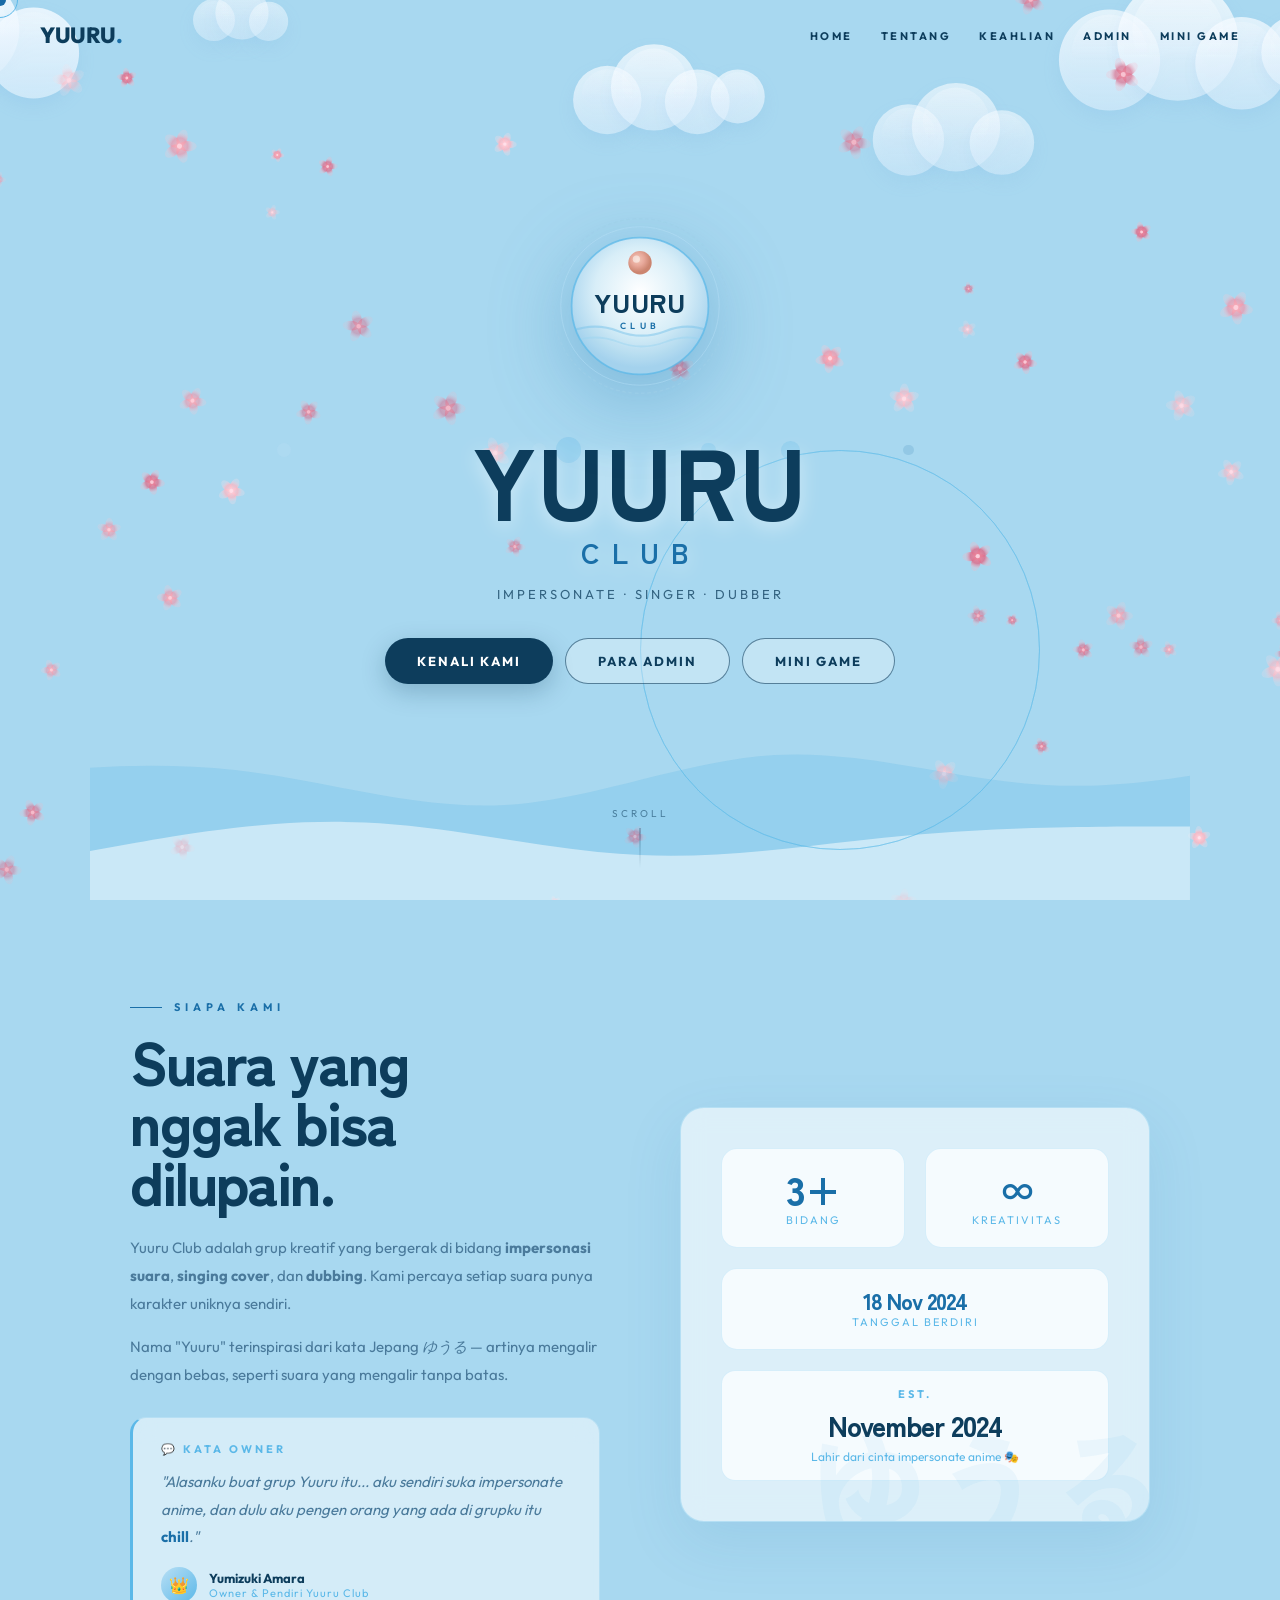
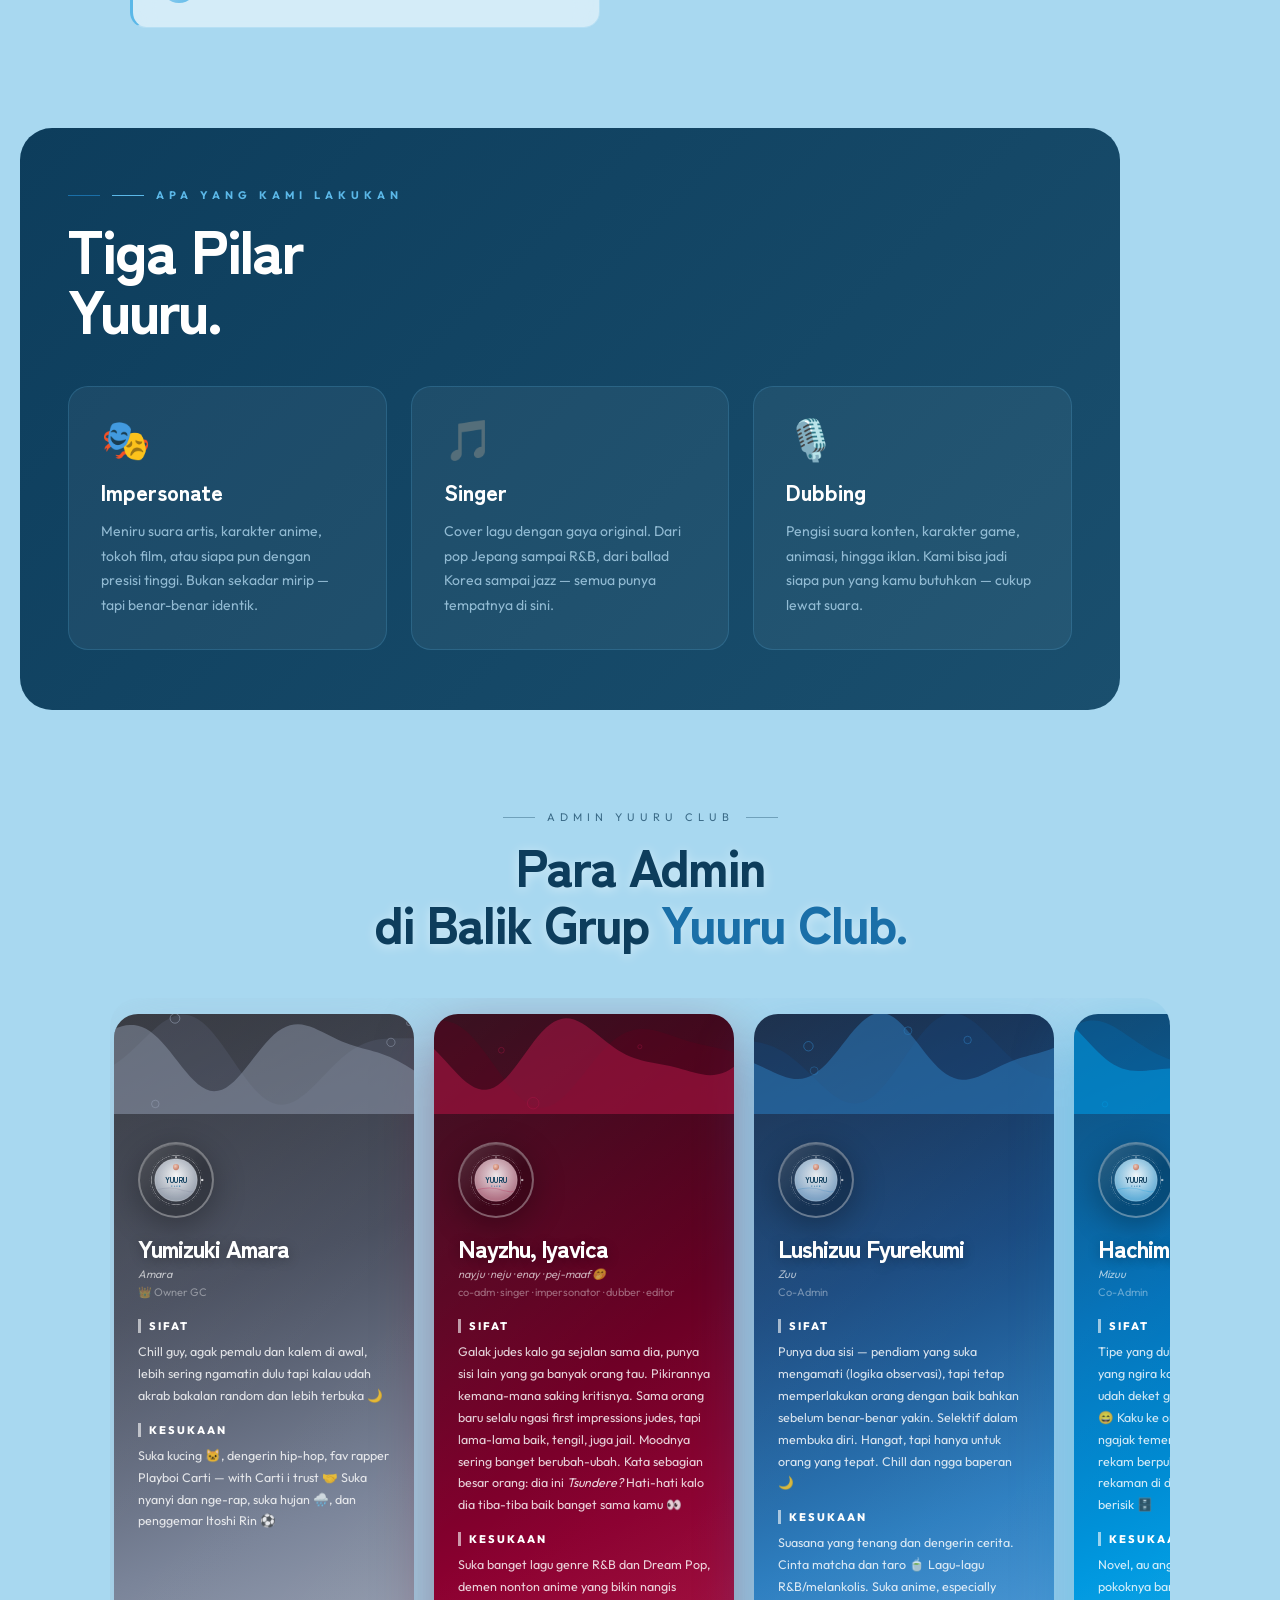
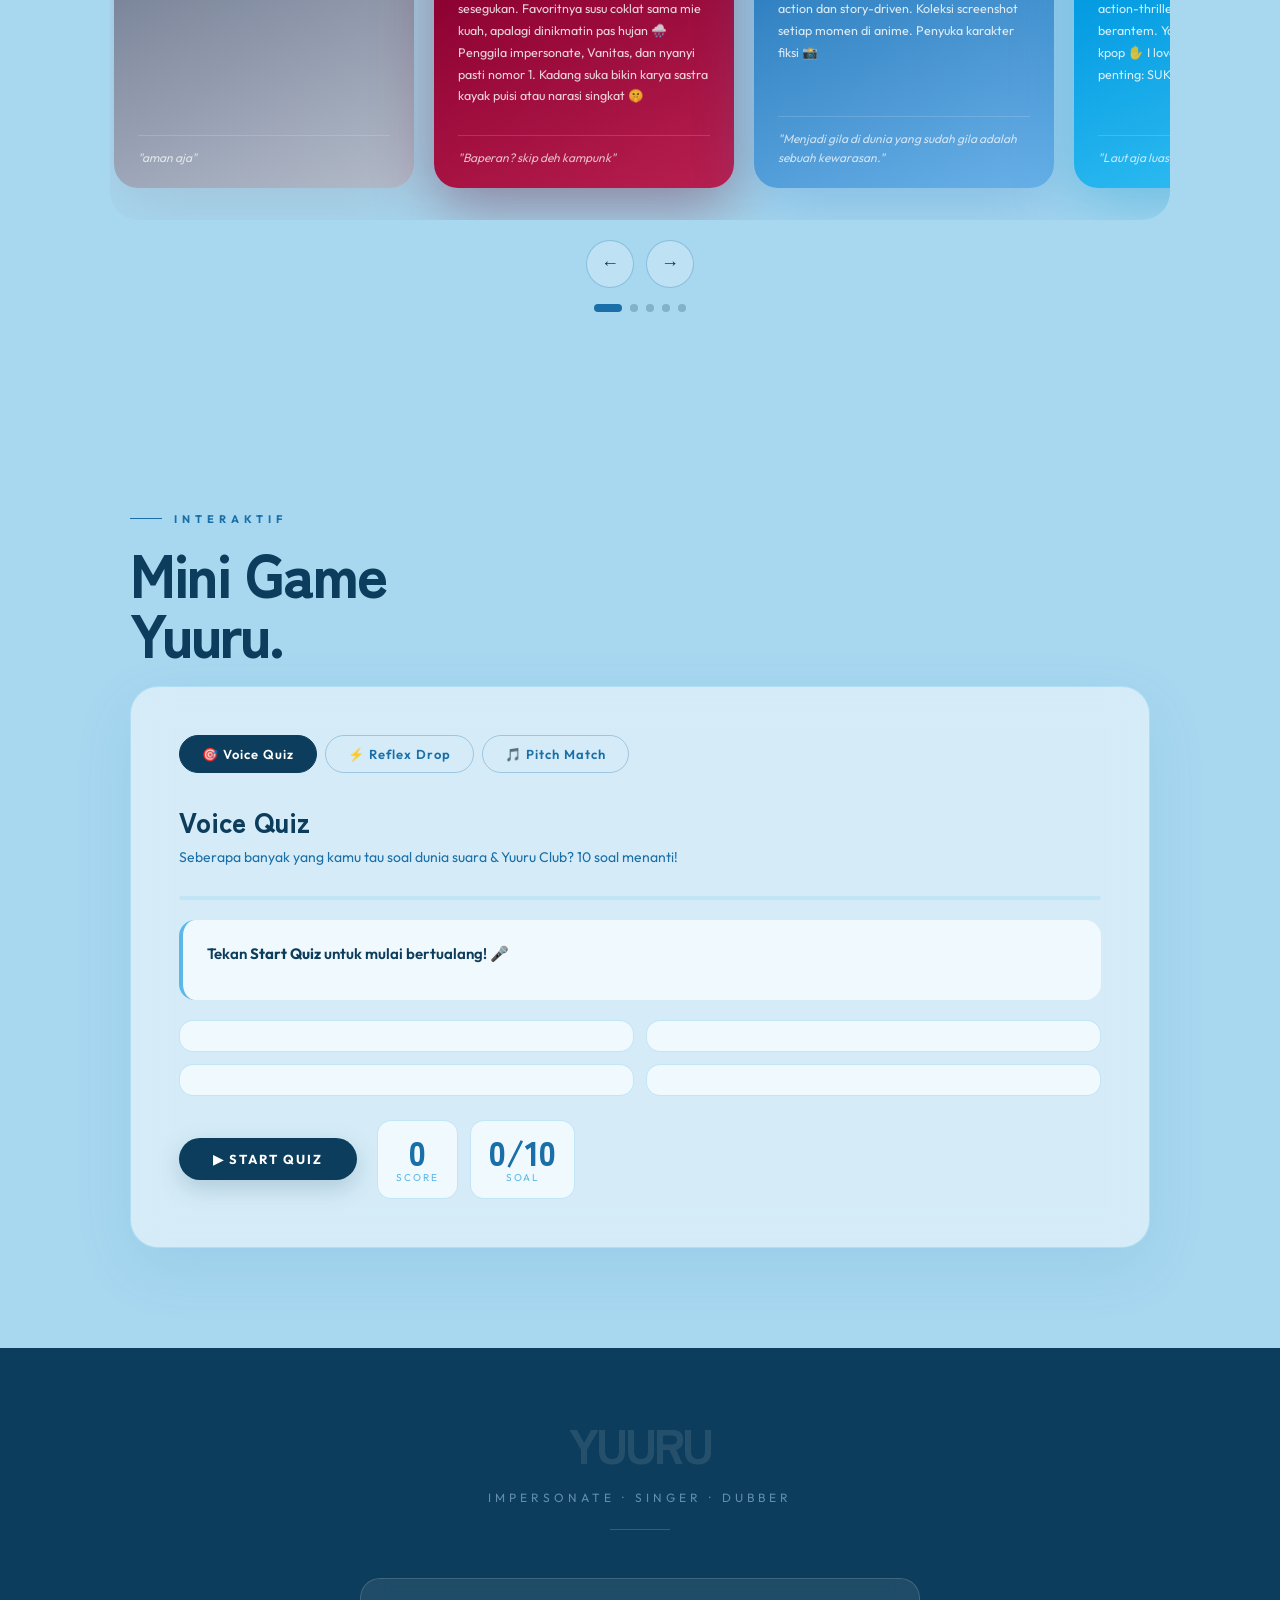
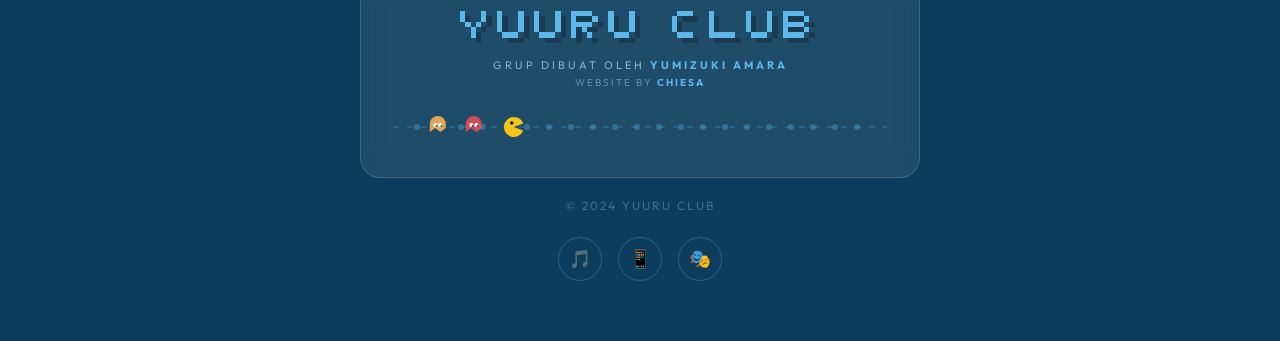
<file: index.html>
<!DOCTYPE html>
<html lang="id">
<head>
<meta charset="UTF-8">
<meta name="viewport" content="width=device-width, initial-scale=1.0, viewport-fit=cover">
<meta name="theme-color" content="#1a6fa8">
<meta name="description" content="Yuuru Club — grup kreatif impersonasi suara, singing cover, dan dubbing. Kenali para admin, jelajahi keahlian kami, dan main mini game seru soal dunia suara.">
<meta name="mobile-web-app-capable" content="yes">
<meta name="apple-mobile-web-app-capable" content="yes">
<meta name="apple-mobile-web-app-status-bar-style" content="black-translucent">
<meta property="og:type" content="website">
<meta property="og:title" content="YUURU CLUB — Impersonate · Singer · Dubber">
<meta property="og:description" content="Grup kreatif impersonasi suara, singing cover, dan dubbing. Kenali kami, para admin, dan coba mini game-nya.">
<title>YUURU CLUB — Impersonate · Singer · Dubber</title>
<link rel="preconnect" href="https://fonts.googleapis.com">
<link rel="preconnect" href="https://fonts.gstatic.com" crossorigin>
<link href="https://fonts.googleapis.com/css2?family=Zen+Kaku+Gothic+New:wght@400;700;900&family=Outfit:wght@300;400;500;600;700;800&display=swap" rel="stylesheet">
<style>
:root {
  --ocean: #1a6fa8;
  --sky: #5bb8e8;
  --mist: #b8dff5;
  --foam: #e8f6fd;
  --deep: #0d3d5c;
  --blush: #e8a090;
  --pearl: #f5f9fd;
  --nav-h: 70px;
}

*, *::before, *::after { margin:0; padding:0; box-sizing:border-box; -webkit-tap-highlight-color:transparent; }
html { width:100%; overflow-x:hidden; scroll-behavior:smooth; }

/* ─── FOCUS VISIBILITY (accessibility) ─── */
a:focus-visible, button:focus-visible, .dot:focus-visible {
  outline: 2px solid var(--ocean);
  outline-offset: 3px;
  border-radius: 4px;
}

/* ─── REDUCED MOTION ─── */
@media (prefers-reduced-motion: reduce) {
  html { scroll-behavior:auto; }
  *, *::before, *::after {
    animation-duration:0.001ms !important;
    animation-iteration-count:1 !important;
    transition-duration:0.001ms !important;
    scroll-behavior:auto !important;
  }
  .cursor, .cursor-ring, #bgCanvas, .orb { display:none !important; }
}

body {
  font-family:'Outfit',sans-serif;
  background: #a8d8f0;
  color: var(--deep);
  overflow-x: hidden;
  -webkit-overflow-scrolling: touch;
}

/* ─── SCROLL PROGRESS BAR (NEW) ─── */
#scrollProgress {
  position:fixed; top:0; left:0; height:3px; z-index:9999;
  background:linear-gradient(90deg, var(--sky), var(--ocean));
  width:0%; transition:width 0.1s linear;
  box-shadow:0 0 8px rgba(91,184,232,0.6);
}

/* ─── BG CANVAS ─── */
#bgCanvas {
  position:fixed; inset:0;
  width:100%; height:100%;
  pointer-events:none; z-index:0;
}

/* ─── SCROLLBAR ─── */
::-webkit-scrollbar { width:4px; }
::-webkit-scrollbar-track { background:rgba(255,255,255,0.2); }
::-webkit-scrollbar-thumb { background:var(--sky); border-radius:2px; }

/* ─── CURSOR (desktop only) ─── */
.cursor, .cursor-ring { display:none; }
@media (pointer:fine) {
  .cursor { display:block; width:12px; height:12px; background:var(--ocean); border-radius:50%; position:fixed; pointer-events:none; z-index:9999; transform:translate(-50%,-50%); transition:transform 0.15s ease; mix-blend-mode:multiply; will-change:left,top; }
  .cursor-ring { display:block; width:36px; height:36px; border:1.5px solid var(--sky); border-radius:50%; position:fixed; pointer-events:none; z-index:9998; transform:translate(-50%,-50%); transition:left 0.3s cubic-bezier(0.23,1,0.32,1), top 0.3s cubic-bezier(0.23,1,0.32,1), transform 0.3s; will-change:left,top; }
}

/* ─── NAV ─── */
nav {
  position:fixed; top:0; left:0; right:0; z-index:1000;
  height:var(--nav-h);
  padding:0 40px;
  display:flex; align-items:center; justify-content:space-between;
  transition:all 0.4s ease;
}
nav.scrolled {
  background:rgba(168,216,240,0.92);
  backdrop-filter:blur(16px);
  -webkit-backdrop-filter:blur(16px);
  box-shadow:0 2px 20px rgba(26,111,168,0.15);
}
.nav-brand {
  font-family:'Outfit',sans-serif; font-weight:800; font-size:22px;
  color:var(--deep); letter-spacing:-0.5px; cursor:pointer; user-select:none;
  background:none; border:none; padding:0;
}
.nav-brand span { color:var(--ocean); }
.nav-links { display:flex; gap:28px; list-style:none; }
.nav-links button {
  color:var(--deep); text-decoration:none; font-size:11px; font-weight:700;
  letter-spacing:2.5px; text-transform:uppercase; cursor:pointer; position:relative;
  transition:color 0.2s; padding-bottom:4px;
  background:none; border:none; font-family:'Outfit',sans-serif;
}
.nav-links button::after {
  content:''; position:absolute; bottom:0; left:0; right:0;
  height:1.5px; background:var(--deep); transform:scaleX(0);
  transition:transform 0.3s cubic-bezier(0.23,1,0.32,1); transform-origin:left;
}
.nav-links button:hover::after { transform:scaleX(1); }

/* ─── HAMBURGER (FIX #4 - new mobile nav) ─── */
.nav-hamburger {
  display:none; flex-direction:column; gap:5px;
  cursor:pointer; padding:8px; border:none; background:none;
  z-index:1001; position:relative;
}
.nav-hamburger span {
  display:block; width:24px; height:2px;
  background:var(--deep); border-radius:2px;
  transition:all 0.3s cubic-bezier(0.23,1,0.32,1);
  transform-origin:center;
}
.nav-hamburger.open span:nth-child(1) { transform:translateY(7px) rotate(45deg); }
.nav-hamburger.open span:nth-child(2) { opacity:0; transform:scaleX(0); }
.nav-hamburger.open span:nth-child(3) { transform:translateY(-7px) rotate(-45deg); }

/* Mobile nav drawer */
.mobile-nav {
  display:none; position:fixed; inset:0; z-index:999;
  background:rgba(13,61,92,0.97); backdrop-filter:blur(20px);
  -webkit-backdrop-filter:blur(20px);
  flex-direction:column; align-items:center; justify-content:center;
  gap:8px; opacity:0; pointer-events:none;
  transition:opacity 0.35s ease;
}
.mobile-nav.open { opacity:1; pointer-events:all; }
.mobile-nav button {
  color:#fff; text-decoration:none; font-size:28px; font-weight:800;
  letter-spacing:3px; text-transform:uppercase; padding:12px 32px;
  border-radius:100px; background:none; border:none; font-family:'Outfit',sans-serif; cursor:pointer;
  opacity:0; transform:translateY(20px);
  transition:opacity 0.3s ease, transform 0.3s ease, background 0.2s;
}
.mobile-nav.open button { opacity:1; transform:translateY(0); }
.mobile-nav.open button:nth-child(1) { transition-delay:0.05s; }
.mobile-nav.open button:nth-child(2) { transition-delay:0.1s; }
.mobile-nav.open button:nth-child(3) { transition-delay:0.15s; }
.mobile-nav.open button:nth-child(4) { transition-delay:0.2s; }
.mobile-nav.open button:nth-child(5) { transition-delay:0.25s; }
.mobile-nav button:hover { background:rgba(91,184,232,0.2); color:var(--sky); }

@media(max-width:768px){
  .nav-links { display:none; }
  .nav-hamburger { display:flex; }
  .mobile-nav { display:flex; }
  nav { padding:0 24px; }
}

/* ─── HERO ─── */
#hero {
  min-height:100vh; min-height:100svh;
  position:relative; display:flex; align-items:center; justify-content:center;
  overflow:hidden;
}

.wave-bg {
  position:absolute; bottom:0; left:0; right:0; height:300px;
  background:url("data:image/svg+xml,%3Csvg xmlns='http://www.w3.org/2000/svg' viewBox='0 0 1440 320'%3E%3Cpath fill='%235bb8e8' fill-opacity='0.25' d='M0,192L48,186.7C96,181,192,171,288,181.3C384,192,480,224,576,218.7C672,213,768,171,864,165.3C960,160,1056,192,1152,197.3C1248,203,1344,181,1392,170.7L1440,160L1440,320L1392,320C1344,320,1248,320,1152,320C1056,320,960,320,864,320C768,320,672,320,576,320C480,320,384,320,288,320C192,320,96,320,48,320L0,320Z'%3E%3C/path%3E%3C/svg%3E") no-repeat bottom;
  background-size:cover; animation:waveDrift 6s ease-in-out infinite alternate;
  pointer-events:none;
}
.wave-bg2 {
  position:absolute; bottom:0; left:0; right:0; height:200px;
  background:url("data:image/svg+xml,%3Csvg xmlns='http://www.w3.org/2000/svg' viewBox='0 0 1440 320'%3E%3Cpath fill='rgba(255,255,255,0.5)' d='M0,256L60,245.3C120,235,240,213,360,218.7C480,224,600,256,720,261.3C840,267,960,245,1080,234.7C1200,224,1320,224,1380,224L1440,224L1440,320L1380,320C1320,320,1200,320,1080,320C960,320,840,320,720,320C600,320,480,320,360,320C240,320,120,320,60,320L0,320Z'%3E%3C/path%3E%3C/svg%3E") no-repeat bottom;
  background-size:cover; animation:waveDrift2 8s ease-in-out infinite alternate;
  pointer-events:none;
}
@keyframes waveDrift { from{transform:translateX(-20px)} to{transform:translateX(20px)} }
@keyframes waveDrift2 { from{transform:translateX(10px)} to{transform:translateX(-30px)} }

.ripple-ring {
  position:absolute; border-radius:50%;
  border:1px solid rgba(91,184,232,0.3);
  animation:rippleExpand 4s ease-out infinite;
  pointer-events:none;
}
@keyframes rippleExpand {
  0% { transform:translate(-50%,-50%) scale(0.5); opacity:0.8; }
  100% { transform:translate(-50%,-50%) scale(2.5); opacity:0; }
}

.hero-content {
  position:relative; z-index:10; text-align:center;
  animation:heroIn 1s cubic-bezier(0.23,1,0.32,1) both;
  padding:0 24px;
}
@keyframes heroIn { from{opacity:0;transform:translateY(40px)} to{opacity:1;transform:translateY(0)} }

.logo-circle {
  width:180px; height:180px; margin:0 auto 32px;
  position:relative; animation:logoFloat 4s ease-in-out infinite;
  filter:drop-shadow(0 20px 40px rgba(26,111,168,0.35));
  will-change:transform;
}
@keyframes logoFloat { 0%,100%{transform:translateY(0)} 50%{transform:translateY(-12px)} }

.hero-title {
  font-family:'Zen Kaku Gothic New',Georgia,serif;
  font-size:clamp(56px,11vw,100px);
  font-weight:900; color:var(--deep);
  letter-spacing:2px; line-height:1;
  text-shadow:0 4px 20px rgba(255,255,255,0.5);
}
.hero-title .club {
  font-family:'Zen Kaku Gothic New',Georgia,serif;
  font-size:clamp(16px,3.5vw,28px);
  letter-spacing:12px; color:var(--ocean);
  font-weight:700; display:block; margin-top:10px;
}
.hero-tagline {
  font-size:13px; font-weight:400; color:var(--deep);
  letter-spacing:3px; margin:20px 0 36px;
  text-transform:uppercase; opacity:0.75;
}
.hero-btns { display:flex; gap:12px; justify-content:center; flex-wrap:wrap; }

.btn-primary {
  padding:14px 32px; background:var(--deep); color:#fff;
  border:none; border-radius:100px;
  font-family:'Outfit',sans-serif; font-size:13px; font-weight:700;
  letter-spacing:2px; text-transform:uppercase; cursor:pointer;
  transition:all 0.3s cubic-bezier(0.23,1,0.32,1);
  box-shadow:0 8px 24px rgba(13,61,92,0.25);
}
.btn-primary:hover { transform:translateY(-3px); box-shadow:0 16px 40px rgba(13,61,92,0.3); background:var(--ocean); }
.btn-outline {
  padding:14px 32px; background:rgba(255,255,255,0.3);
  color:var(--deep); border:1.5px solid rgba(13,61,92,0.6);
  border-radius:100px; font-family:'Outfit',sans-serif;
  font-size:13px; font-weight:700; letter-spacing:2px;
  text-transform:uppercase; cursor:pointer;
  transition:all 0.3s cubic-bezier(0.23,1,0.32,1);
  backdrop-filter:blur(8px);
}
.btn-outline:hover { background:var(--deep); color:#fff; transform:translateY(-3px); border-color:var(--deep); }

.scroll-hint {
  position:absolute; bottom:32px; left:50%; transform:translateX(-50%);
  display:flex; flex-direction:column; align-items:center; gap:8px;
  color:var(--deep); font-size:10px; letter-spacing:3px; text-transform:uppercase;
  opacity:0.55; animation:bounce 2s ease-in-out infinite;
}
.scroll-hint::after { content:''; width:1px; height:40px; background:linear-gradient(to bottom,var(--deep),transparent); display:block; }
@keyframes bounce { 0%,100%{transform:translateX(-50%) translateY(0)} 50%{transform:translateX(-50%) translateY(8px)} }

/* Orbs */
.orb { position:absolute; border-radius:50%; animation:floatOrb linear infinite; pointer-events:none; }
@keyframes floatOrb {
  0% { transform:translateY(100vh) scale(0); opacity:0; }
  10% { opacity:0.4; }
  90% { opacity:0.4; }
  100% { transform:translateY(-200px) scale(1.2); opacity:0; }
}

/* ─── SECTIONS ─── */
section, .section-wrap {
  padding:100px 40px; max-width:1100px; margin:0 auto;
  position:relative; z-index:2;
}

.section-label {
  font-size:11px; letter-spacing:5px; text-transform:uppercase;
  color:var(--ocean); font-weight:700; margin-bottom:16px;
  display:flex; align-items:center; gap:12px;
}
.section-label::before { content:''; width:32px; height:1px; background:var(--ocean); }

.section-title {
  font-family:'Zen Kaku Gothic New',Georgia,serif;
  font-size:clamp(36px,6vw,60px); font-weight:900;
  color:var(--deep); letter-spacing:-2px; line-height:1; margin-bottom:24px;
}

/* Fade up */
.fade-up { opacity:0; transform:translateY(30px); transition:opacity 0.7s ease, transform 0.7s ease; }
.fade-up.visible { opacity:1; transform:translateY(0); }

/* ─── ABOUT ─── */
#about { display:grid; grid-template-columns:1fr 1fr; gap:80px; align-items:center; }
.about-text p { font-size:15px; line-height:1.85; color:#4a7a9b; margin-bottom:16px; }
.about-card {
  background:rgba(255,255,255,0.6); backdrop-filter:blur(12px);
  border-radius:24px; padding:40px;
  border:1px solid rgba(91,184,232,0.3);
  box-shadow:0 20px 60px rgba(26,111,168,0.1);
  position:relative; overflow:hidden;
}
.about-card::before {
  content:'ゆうる'; position:absolute; right:-20px; bottom:-20px;
  font-family:'Zen Kaku Gothic New',serif; font-size:120px; font-weight:900;
  color:rgba(91,184,232,0.08); line-height:1; pointer-events:none;
}
.stat-grid { display:grid; grid-template-columns:1fr 1fr; gap:20px; }
.stat-item {
  text-align:center; padding:20px;
  background:rgba(255,255,255,0.7); border-radius:16px;
  border:1px solid rgba(91,184,232,0.2);
  transition:transform 0.3s cubic-bezier(0.23,1,0.32,1);
}
.stat-item:hover { transform:translateY(-4px); }
.stat-num { font-family:'Zen Kaku Gothic New',serif; font-size:40px; font-weight:900; color:var(--ocean); line-height:1; }
.stat-label { font-size:11px; color:var(--sky); letter-spacing:2px; text-transform:uppercase; margin-top:4px; }

.owner-quote {
  margin-top:28px; background:rgba(255,255,255,0.5);
  backdrop-filter:blur(12px); border:1px solid rgba(91,184,232,0.25);
  border-left:3px solid var(--sky); border-radius:16px; padding:24px 28px;
}
.owner-quote-label { font-size:11px; letter-spacing:3px; text-transform:uppercase; color:var(--sky); margin-bottom:12px; font-weight:700; }
.owner-quote-text { font-size:15px; line-height:1.8; color:#4a7a9b; font-style:italic; margin:0; }
.owner-meta { margin-top:16px; display:flex; align-items:center; gap:12px; }
.owner-avatar { width:36px; height:36px; border-radius:50%; background:linear-gradient(135deg,var(--mist),var(--sky)); display:flex; align-items:center; justify-content:center; font-size:16px; flex-shrink:0; }
.owner-name { font-size:13px; font-weight:700; color:var(--deep); }
.owner-role { font-size:11px; color:var(--sky); letter-spacing:1px; }

/* ─── SKILLS ─── */
#skills {
  background:linear-gradient(135deg,var(--deep) 0%,#1a4f6e 100%);
  border-radius:32px; margin:0 20px; padding:60px 48px;
  overflow:hidden; position:relative; z-index:2;
}
@media(max-width:768px) { #skills { margin:0 12px; padding:48px 24px; } }
.skills-grid { display:grid; grid-template-columns:repeat(3,1fr); gap:24px; margin-top:48px; }
@media(max-width:900px) { .skills-grid { grid-template-columns:1fr; } }

.skill-card {
  background:rgba(255,255,255,0.05); border:1px solid rgba(91,184,232,0.2);
  border-radius:20px; padding:32px;
  transition:all 0.35s cubic-bezier(0.23,1,0.32,1);
  position:relative; overflow:hidden;
}
.skill-card::before {
  content:''; position:absolute; top:0; left:0; right:0; height:2px;
  background:linear-gradient(90deg,transparent,var(--sky),transparent);
  transform:translateX(-100%); transition:transform 0.5s ease;
}
.skill-card:hover { background:rgba(255,255,255,0.09); transform:translateY(-6px); border-color:rgba(91,184,232,0.5); }
.skill-card:hover::before { transform:translateX(0); }
.skill-icon { font-size:40px; margin-bottom:16px; line-height:1; }
.skill-name { font-family:'Zen Kaku Gothic New',serif; font-size:22px; font-weight:900; color:#fff; margin-bottom:12px; }
.skill-desc { font-size:14px; color:rgba(184,223,245,0.75); line-height:1.75; }

/* ─── ADMIN CARDS ─── */
#admin-section { padding:100px 0; position:relative; z-index:2; }
.admin-header { text-align:center; margin-bottom:48px; padding:0 40px; }
.admin-header .label {
  font-size:11px; letter-spacing:5px; text-transform:uppercase;
  color:var(--deep); margin-bottom:12px;
  display:flex; align-items:center; justify-content:center; gap:12px; opacity:0.7;
}
.admin-header .label::before, .admin-header .label::after {
  content:''; width:32px; height:1px; background:var(--deep); opacity:0.5;
}
.admin-header h2 {
  font-family:'Zen Kaku Gothic New',serif;
  font-size:clamp(32px,6vw,52px); font-weight:900;
  color:var(--deep); letter-spacing:-2px; line-height:1.1;
  text-shadow:0 2px 12px rgba(255,255,255,0.5);
}
.admin-header h2 span { color:var(--ocean); }

/* Slider (FIX #5 - resize handled in JS) */
.slider-wrapper { width:100%; max-width:1100px; margin:0 auto; position:relative; padding:0 20px; }
.slider-track-outer { overflow:hidden; border-radius:28px; padding:8px 0 24px; }
.slider-track {
  display:flex; gap:20px;
  transition:transform 0.5s cubic-bezier(0.23,1,0.32,1);
  will-change:transform; padding:8px 4px;
}

/* FIX #7: Admin cards — consistent min-height */
.admin-card {
  flex:0 0 min(300px,85vw);
  border-radius:24px; overflow:hidden;
  position:relative; cursor:default;
  transition:transform 0.4s cubic-bezier(0.23,1,0.32,1), box-shadow 0.4s;
  user-select:none; min-height:580px;
  display:flex; flex-direction:column;
}
.admin-card:hover { transform:translateY(-10px) scale(1.02); }
.card-inner { position:relative; height:100%; display:flex; flex-direction:column; overflow:hidden; }
.card-bg { position:absolute; inset:0; z-index:0; }
.card-shimmer { position:absolute; inset:0; background:linear-gradient(135deg,rgba(255,255,255,0.07) 0%,transparent 50%,rgba(255,255,255,0.03) 100%); pointer-events:none; z-index:1; }
.ocean-canvas { display:block; width:100%; height:100px; position:relative; z-index:5; pointer-events:none; flex-shrink:0; }
.card-content { position:relative; z-index:10; padding:28px 24px 12px; flex:1; display:flex; flex-direction:column; }
.card-section-label {
  font-size:11px; letter-spacing:2px; text-transform:uppercase;
  color:#fff; margin-bottom:8px; font-weight:800;
  font-family:'Outfit',sans-serif;
  border-left:3px solid rgba(255,255,255,0.6); padding-left:8px;
}
.card-section-text { font-size:12.5px; color:rgba(255,255,255,0.82); line-height:1.75; font-family:'Outfit',sans-serif; margin-bottom:16px; }
.avatar-ring {
  width:76px; height:76px; border-radius:50%;
  border:2px solid rgba(255,255,255,0.35);
  display:flex; align-items:center; justify-content:center;
  margin-bottom:18px;
  background:rgba(0,0,0,0.25); backdrop-filter:blur(12px);
  box-shadow:0 8px 32px rgba(0,0,0,0.3), inset 0 1px 0 rgba(255,255,255,0.2);
  transition:transform 0.35s cubic-bezier(0.23,1,0.32,1);
  position:relative; overflow:hidden; flex-shrink:0;
}
.avatar-ring::before { content:''; position:absolute; inset:0; border-radius:50%; background:linear-gradient(135deg,rgba(255,255,255,0.15) 0%,transparent 60%); }
.admin-card:hover .avatar-ring { transform:scale(1.12) rotate(4deg); }
.card-name { font-family:'Zen Kaku Gothic New',serif; font-size:24px; font-weight:900; color:#fff; letter-spacing:-1px; line-height:1; margin-bottom:6px; text-shadow:0 2px 12px rgba(0,0,0,0.3); }
.card-nickname { font-size:11px; line-height:1.6; margin-bottom:18px; color:rgba(255,255,255,0.65); font-style:italic; }
.card-quote { position:relative; z-index:10; margin:0 24px 20px; font-size:12px; font-style:italic; color:rgba(255,255,255,0.7); line-height:1.6; padding-top:12px; border-top:1px solid rgba(255,255,255,0.15); }

/* Logo spin */
.logo-spin-outer { animation:spinOuter 8s linear infinite; transform-origin:100px 100px; transform-box:fill-box; will-change:transform; }
.logo-spin-inner { animation:spinInner 8s linear infinite; transform-origin:100px 100px; transform-box:fill-box; will-change:transform; }
.admin-card:hover .logo-spin-outer { animation-duration:2s; }
.admin-card:hover .logo-spin-inner { animation-duration:2s; }
@keyframes spinOuter { from{transform:rotate(0deg)} to{transform:rotate(360deg)} }
@keyframes spinInner { from{transform:rotate(0deg)} to{transform:rotate(-360deg)} }

/* Slider controls */
.slider-arrows { display:flex; gap:12px; justify-content:center; margin-top:20px; }
.arrow-btn {
  width:48px; height:48px; border-radius:50%;
  background:rgba(255,255,255,0.25); border:1px solid rgba(26,111,168,0.3);
  color:var(--deep); font-size:18px; cursor:pointer;
  transition:all 0.2s; display:flex; align-items:center; justify-content:center;
  backdrop-filter:blur(8px);
}
.arrow-btn:hover { background:rgba(255,255,255,0.4); transform:scale(1.1); }
.slider-dots { display:flex; gap:8px; justify-content:center; margin-top:16px; }
.dot { width:8px; height:8px; border-radius:100px; background:rgba(13,61,92,0.25); cursor:pointer; transition:all 0.3s; border:none; flex-shrink:0; }
.dot.active { width:28px; background:var(--ocean); }

/* ─── GAME ─── */
section#game { position:relative; z-index:2; }
.game-container {
  background:rgba(255,255,255,0.52); backdrop-filter:blur(16px);
  -webkit-backdrop-filter:blur(16px);
  border-radius:28px; padding:48px;
  border:1px solid rgba(91,184,232,0.3);
  box-shadow:0 20px 60px rgba(26,111,168,0.1);
}
.game-title { font-family:'Zen Kaku Gothic New',serif; font-size:28px; font-weight:900; color:var(--deep); margin-bottom:6px; }
.game-subtitle { font-size:14px; color:var(--ocean); margin-bottom:28px; line-height:1.5; }
.game-tabs { display:flex; gap:8px; margin-bottom:28px; flex-wrap:wrap; }
.tab-btn {
  padding:10px 22px; background:transparent;
  border:1.5px solid rgba(26,111,168,0.3); border-radius:100px;
  font-family:'Outfit',sans-serif; font-size:13px; font-weight:600;
  letter-spacing:1px; color:var(--ocean); cursor:pointer; transition:all 0.2s;
}
.tab-btn.active { background:var(--deep); color:#fff; border-color:var(--deep); }
.tab-btn:hover:not(.active) { border-color:var(--ocean); background:rgba(26,111,168,0.06); }

.quiz-question {
  font-size:15px; font-weight:600; color:var(--deep); margin-bottom:20px; line-height:1.6;
  background:rgba(255,255,255,0.65); border-radius:16px; padding:22px 24px;
  border-left:4px solid var(--sky); min-height:80px;
}
.quiz-options { display:grid; grid-template-columns:1fr 1fr; gap:12px; }
.quiz-opt {
  padding:15px 18px; background:rgba(255,255,255,0.65);
  border:1.5px solid rgba(91,184,232,0.3); border-radius:14px;
  font-family:'Outfit',sans-serif; font-size:13px; font-weight:500;
  color:var(--deep); cursor:pointer; transition:all 0.2s; text-align:left;
  line-height:1.4;
}
.quiz-opt:hover:not(:disabled) { background:rgba(91,184,232,0.15); border-color:var(--sky); transform:translateY(-2px); }
.quiz-opt.correct { background:rgba(46,204,113,0.15); border-color:#2ecc71; color:#1a8a4a; font-weight:600; }
.quiz-opt.wrong { background:rgba(232,80,80,0.12); border-color:#e85050; color:#b02020; font-weight:600; }
.quiz-opt:disabled { cursor:not-allowed; }

.game-score-display { display:flex; gap:12px; align-items:center; flex-wrap:wrap; }
.score-box {
  text-align:center; background:rgba(255,255,255,0.65);
  border-radius:14px; padding:14px 18px;
  border:1px solid rgba(91,184,232,0.3);
}
.score-num { font-family:'Zen Kaku Gothic New',serif; font-size:34px; font-weight:900; color:var(--ocean); line-height:1; }
.score-label { font-size:10px; color:var(--sky); letter-spacing:2px; text-transform:uppercase; margin-top:2px; }
.game-result { font-family:'Outfit',sans-serif; font-size:17px; font-weight:700; color:var(--ocean); min-height:28px; }
.game-result.success { color:#27ae60; }
.game-result.fail { color:#c0392b; }

.game-btn {
  padding:13px 34px; background:var(--deep); color:#fff;
  border:none; border-radius:100px;
  font-family:'Outfit',sans-serif; font-size:13px; font-weight:700;
  letter-spacing:2px; text-transform:uppercase; cursor:pointer;
  transition:all 0.3s; box-shadow:0 8px 24px rgba(13,61,92,0.2);
}
.game-btn:hover:not(:disabled) { transform:translateY(-3px); background:var(--ocean); box-shadow:0 14px 36px rgba(13,61,92,0.25); }
.game-btn:disabled { opacity:0.45; cursor:not-allowed; transform:none; box-shadow:none; }

/* Quiz progress bar */
.quiz-progress-wrap { height:4px; background:rgba(91,184,232,0.15); border-radius:2px; margin-bottom:20px; overflow:hidden; }
.quiz-progress-bar { height:100%; background:linear-gradient(90deg,var(--sky),var(--ocean)); border-radius:2px; transition:width 0.4s ease; }

/* Pitch game */
.pitch-game { display:flex; flex-direction:column; align-items:center; gap:24px; }
.pitch-display {
  width:100%; max-width:500px; background:var(--deep);
  border-radius:20px; padding:36px; text-align:center; position:relative; overflow:hidden;
}
.pitch-display::before { content:''; position:absolute; inset:0; background:radial-gradient(circle at 50% 50%,rgba(91,184,232,0.12),transparent 70%); pointer-events:none; }
.pitch-wave { display:flex; align-items:center; justify-content:center; gap:3px; height:56px; margin-bottom:18px; }
.pitch-bar { width:4px; background:var(--sky); border-radius:2px; animation:pitchAnim 0.6s ease-in-out infinite alternate; }
.pitch-bar:nth-child(even) { animation-delay:0.15s; }
.pitch-bar:nth-child(3n) { animation-delay:0.3s; }
@keyframes pitchAnim { from{height:8px} to{height:40px} }
.pitch-bar.idle { animation:none; height:8px; }
.pitch-target { font-family:'Zen Kaku Gothic New',serif; font-size:42px; font-weight:900; color:#fff; letter-spacing:-1px; position:relative; z-index:1; }
.pitch-target small { display:block; font-size:13px; color:var(--mist); font-weight:400; letter-spacing:2px; margin-top:4px; font-family:'Outfit',sans-serif; }

/* Reflex game */
#reflexArena {
  width:100%; height:280px;
  background:linear-gradient(135deg,rgba(13,61,92,0.92),rgba(26,111,168,0.72));
  border-radius:20px; position:relative; overflow:hidden;
  border:1px solid rgba(91,184,232,0.3); margin-bottom:24px;
  cursor:crosshair;
}
.reflex-hint { position:absolute; top:50%; left:50%; transform:translate(-50%,-50%); text-align:center; color:rgba(255,255,255,0.45); font-size:14px; letter-spacing:2px; pointer-events:none; }

/* ─── FOOTER ─── */
footer { background:var(--deep); padding:60px 40px; text-align:center; position:relative; z-index:2; }
.footer-brand { font-family:'Zen Kaku Gothic New',serif; font-size:48px; font-weight:900; color:rgba(255,255,255,0.1); letter-spacing:-3px; margin-bottom:12px; }
.footer-tagline { color:rgba(184,223,245,0.5); font-size:12px; letter-spacing:4px; text-transform:uppercase; }
.footer-divider { width:60px; height:1px; background:rgba(91,184,232,0.3); margin:24px auto; }
.footer-card {
  background:rgba(255,255,255,0.08); backdrop-filter:blur(12px);
  border:1px solid rgba(255,255,255,0.15); border-radius:20px;
  padding:32px; max-width:560px; margin:48px auto 20px;
}
.social-links { display:flex; gap:16px; justify-content:center; margin-top:24px; }
.social-link {
  width:44px; height:44px; border-radius:50%;
  border:1px solid rgba(91,184,232,0.3);
  display:flex; align-items:center; justify-content:center;
  font-size:18px; text-decoration:none; color:var(--sky);
  cursor:pointer; transition:all 0.3s;
}
.social-link:hover { background:rgba(91,184,232,0.12); transform:translateY(-3px); }

/* ─── RESPONSIVE ─── */
@media(max-width:768px) {
  #about { grid-template-columns:1fr; gap:40px; }
  section, .section-wrap { padding:60px 20px; }
  .game-container { padding:24px 18px; }
  .quiz-options { grid-template-columns:1fr; }
  #skills { border-radius:20px; }
  footer { padding:48px 24px; }
  .hero-btns { gap:8px; }
  .btn-primary, .btn-outline { padding:12px 22px; font-size:12px; }
}
@media(max-width:480px) {
  .admin-card { flex:0 0 88vw; }
}
</style>
</head>
<body>

<!-- Scroll progress bar -->
<div id="scrollProgress"></div>

<canvas id="bgCanvas" aria-hidden="true"></canvas>
<div class="cursor" id="cursor" aria-hidden="true"></div>
<div class="cursor-ring" id="cursorRing" aria-hidden="true"></div>

<!-- NAV -->
<nav id="navbar" aria-label="Navigasi utama">
  <button type="button" class="nav-brand" onclick="scrollToSection('hero')">YUURU<span>.</span></button>
  <ul class="nav-links">
    <li><button type="button" onclick="scrollToSection('hero')">Home</button></li>
    <li><button type="button" onclick="scrollToSection('about')">Tentang</button></li>
    <li><button type="button" onclick="scrollToSection('skills')">Keahlian</button></li>
    <li><button type="button" onclick="scrollToSection('admin-section')">Admin</button></li>
    <li><button type="button" onclick="scrollToSection('game')">Mini Game</button></li>
  </ul>
  <button type="button" class="nav-hamburger" id="hamburger" aria-label="Buka menu" aria-expanded="false" aria-controls="mobileNav" onclick="toggleMobileNav()">
    <span></span><span></span><span></span>
  </button>
</nav>

<!-- Mobile nav overlay -->
<div class="mobile-nav" id="mobileNav" role="dialog" aria-modal="true" aria-label="Menu navigasi" aria-hidden="true">
  <button type="button" onclick="scrollToSection('hero');closeMobileNav()">Home</button>
  <button type="button" onclick="scrollToSection('about');closeMobileNav()">Tentang</button>
  <button type="button" onclick="scrollToSection('skills');closeMobileNav()">Keahlian</button>
  <button type="button" onclick="scrollToSection('admin-section');closeMobileNav()">Admin</button>
  <button type="button" onclick="scrollToSection('game');closeMobileNav()">Mini Game</button>
</div>

<!-- HERO -->
<section id="hero">
  <div class="wave-bg"></div>
  <div class="wave-bg2"></div>
  <div class="ripple-ring" style="width:400px;height:400px;top:50%;left:50%;animation-duration:4s;"></div>
  <div class="ripple-ring" style="width:400px;height:400px;top:50%;left:50%;animation-duration:4s;animation-delay:1.3s;"></div>
  <div class="ripple-ring" style="width:400px;height:400px;top:50%;left:50%;animation-duration:4s;animation-delay:2.6s;"></div>

  <div class="hero-content">
    <div class="logo-circle">
      <svg viewBox="0 0 200 200" xmlns="http://www.w3.org/2000/svg" width="180" height="180" aria-hidden="true" focusable="false">
        <defs>
          <radialGradient id="bgGrad" cx="50%" cy="40%" r="55%"><stop offset="0%" stop-color="#ffffff"/><stop offset="60%" stop-color="#d8eef8"/><stop offset="100%" stop-color="#a8d4ee"/></radialGradient>
          <radialGradient id="orbGrad" cx="40%" cy="35%" r="55%"><stop offset="0%" stop-color="#f5c4b0"/><stop offset="50%" stop-color="#e8a090"/><stop offset="100%" stop-color="#c87860"/></radialGradient>
          <clipPath id="circleClip"><circle cx="100" cy="100" r="76"/></clipPath>
        </defs>
        <circle cx="100" cy="100" r="97" fill="none" stroke="#9ecfe8" stroke-width="1.5" stroke-dasharray="4 3" opacity="0.6"/>
        <circle cx="100" cy="100" r="88" fill="none" stroke="#b8dff5" stroke-width="1" opacity="0.5"/>
        <circle cx="100" cy="100" r="76" fill="url(#bgGrad)"/>
        <g clip-path="url(#circleClip)" opacity="0.55">
          <path d="M24,128 Q50,118 76,128 Q102,138 128,128 Q154,118 176,128" fill="none" stroke="#7ec5ea" stroke-width="2.5" stroke-linecap="round"/>
          <path d="M24,140 Q50,130 76,140 Q102,150 128,140 Q154,130 176,140" fill="none" stroke="#9ed5ee" stroke-width="2" stroke-linecap="round"/>
          <path d="M24,128 Q50,118 76,128 Q102,138 128,128 Q154,118 176,128 L176,180 L24,180 Z" fill="#7ec5ea" fill-opacity="0.12"/>
        </g>
        <circle cx="100" cy="52" r="13" fill="url(#orbGrad)" opacity="0.9"/>
        <circle cx="96" cy="48" r="4" fill="rgba(255,255,255,0.5)"/>
        <text x="100" y="108" text-anchor="middle" font-family="'Zen Kaku Gothic New',Georgia,serif" font-size="30" font-weight="900" fill="#0d3d5c" letter-spacing="1">YUURU</text>
        <text x="100" y="126" text-anchor="middle" font-family="'Outfit',Arial,sans-serif" font-size="10" font-weight="600" fill="#1a6fa8" letter-spacing="5">CLUB</text>
        <circle cx="100" cy="100" r="76" fill="none" stroke="#5bb8e8" stroke-width="2" opacity="0.7"/>
      </svg>
    </div>
    <h1 class="hero-title">YUURU<span class="club">CLUB</span></h1>
    <p class="hero-tagline">Impersonate · Singer · Dubber</p>
    <div class="hero-btns">
      <button type="button" class="btn-primary" onclick="scrollToSection('about')">Kenali Kami</button>
      <button type="button" class="btn-outline" onclick="scrollToSection('admin-section')">Para Admin</button>
      <button type="button" class="btn-outline" onclick="scrollToSection('game')">Mini Game</button>
    </div>
  </div>
  <div class="scroll-hint">Scroll</div>
</section>

<!-- ABOUT -->
<section id="about">
  <div class="about-text fade-up">
    <div class="section-label">Siapa Kami</div>
    <h2 class="section-title">Suara yang<br>nggak bisa<br>dilupain.</h2>
    <p>Yuuru Club adalah grup kreatif yang bergerak di bidang <strong>impersonasi suara</strong>, <strong>singing cover</strong>, dan <strong>dubbing</strong>. Kami percaya setiap suara punya karakter uniknya sendiri.</p>
    <p>Nama "Yuuru" terinspirasi dari kata Jepang <em>ゆうる</em> — artinya mengalir dengan bebas, seperti suara yang mengalir tanpa batas.</p>
    <div class="owner-quote">
      <div class="owner-quote-label">💬 Kata Owner</div>
      <p class="owner-quote-text">"Alasanku buat grup Yuuru itu... aku sendiri suka impersonate anime, dan dulu aku pengen orang yang ada di grupku itu <strong style="color:var(--ocean);font-style:normal">chill</strong>."</p>
      <div class="owner-meta">
        <div class="owner-avatar">👑</div>
        <div>
          <div class="owner-name">Yumizuki Amara</div>
          <div class="owner-role">Owner & Pendiri Yuuru Club</div>
        </div>
      </div>
    </div>
  </div>
  <div class="about-visual fade-up" style="animation-delay:0.2s">
    <div class="about-card">
      <div class="stat-grid">
        <div class="stat-item"><div class="stat-num">3+</div><div class="stat-label">Bidang</div></div>
        <div class="stat-item"><div class="stat-num">∞</div><div class="stat-label">Kreativitas</div></div>
        <div class="stat-item" style="grid-column:1/-1">
          <div class="stat-num" style="font-size:22px;letter-spacing:-1px">18 Nov 2024</div>
          <div class="stat-label">Tanggal Berdiri</div>
        </div>
      </div>
      <div style="margin-top:20px;background:rgba(255,255,255,0.7);border-radius:14px;padding:16px 20px;border:1px solid rgba(91,184,232,0.2);text-align:center;">
        <div style="font-size:11px;letter-spacing:3px;text-transform:uppercase;color:var(--sky);margin-bottom:4px;font-weight:700">Est.</div>
        <div style="font-family:'Zen Kaku Gothic New',serif;font-size:28px;font-weight:900;color:var(--deep);letter-spacing:-1px">November 2024</div>
        <div style="font-size:12px;color:var(--sky);margin-top:4px">Lahir dari cinta impersonate anime 🎭</div>
      </div>
    </div>
  </div>
</section>

<!-- SKILLS -->
<section id="skills" aria-labelledby="skills-heading">
  <div class="section-label" style="color:var(--sky)"><span style="width:32px;height:1px;background:var(--sky);display:inline-block" aria-hidden="true"></span>Apa yang Kami Lakukan</div>
  <h2 class="section-title" id="skills-heading" style="color:#fff">Tiga Pilar<br>Yuuru.</h2>
  <div class="skills-grid">
    <div class="skill-card fade-up"><div class="skill-icon">🎭</div><div class="skill-name">Impersonate</div><div class="skill-desc">Meniru suara artis, karakter anime, tokoh film, atau siapa pun dengan presisi tinggi. Bukan sekadar mirip — tapi benar-benar identik.</div></div>
    <div class="skill-card fade-up" style="animation-delay:0.15s"><div class="skill-icon">🎵</div><div class="skill-name">Singer</div><div class="skill-desc">Cover lagu dengan gaya original. Dari pop Jepang sampai R&amp;B, dari ballad Korea sampai jazz — semua punya tempatnya di sini.</div></div>
    <div class="skill-card fade-up" style="animation-delay:0.3s"><div class="skill-icon">🎙️</div><div class="skill-name">Dubbing</div><div class="skill-desc">Pengisi suara konten, karakter game, animasi, hingga iklan. Kami bisa jadi siapa pun yang kamu butuhkan — cukup lewat suara.</div></div>
  </div>
</section>

<!-- ADMIN CARDS -->
<section id="admin-section" aria-labelledby="admin-heading">
  <div class="admin-header">
    <div class="label">Admin Yuuru Club</div>
    <h2 id="admin-heading">Para Admin<br>di Balik Grup <span>Yuuru Club.</span></h2>
  </div>

  <div class="slider-wrapper">
    <div class="slider-track-outer">
      <div class="slider-track" id="sliderTrack">

        <!-- CARD 1 — SILVER — AMARA -->
        <div class="admin-card" style="box-shadow:0 20px 60px rgba(150,160,180,0.35)">
          <div class="card-inner">
            <div class="card-bg" style="background:linear-gradient(160deg,#2a2d35 0%,#4a5060 35%,#7a8499 65%,#b0b8c8 100%)"></div>
            <div class="card-shimmer"></div>
            <canvas class="ocean-canvas" id="ocean1" aria-hidden="true"></canvas>
            <div class="card-content">
              <div class="avatar-ring"><svg viewBox="0 0 200 200" width="56" height="56" xmlns="http://www.w3.org/2000/svg" aria-hidden="true" focusable="false"><defs><radialGradient id="av1bg" cx="50%" cy="40%" r="55%"><stop offset="0%" stop-color="rgba(255,255,255,0.95)"/><stop offset="100%" stop-color="rgba(200,210,225,0.7)"/></radialGradient><radialGradient id="av1orb" cx="40%" cy="35%" r="55%"><stop offset="0%" stop-color="#f5c4b0"/><stop offset="100%" stop-color="#c87860"/></radialGradient><clipPath id="cc1"><circle cx="100" cy="100" r="76"/></clipPath></defs><g class="logo-spin-outer"><circle cx="100" cy="100" r="94" fill="none" stroke="rgba(255,255,255,0.2)" stroke-width="1" stroke-dasharray="6 4"/><circle cx="100" cy="100" r="88" fill="none" stroke="rgba(255,255,255,0.4)" stroke-width="1.5"/><circle cx="194" cy="100" r="4" fill="rgba(255,255,255,0.8)"/></g><g class="logo-spin-inner"><circle cx="100" cy="100" r="82" fill="none" stroke="rgba(255,255,255,0.15)" stroke-width="1" stroke-dasharray="3 6"/><circle cx="100" cy="18" r="3" fill="rgba(255,255,255,0.6)"/></g><circle cx="100" cy="100" r="76" fill="url(#av1bg)"/><g clip-path="url(#cc1)" opacity="0.5"><path d="M24,138 Q76,118 128,138 Q154,148 176,138" fill="none" stroke="rgba(122,132,153,0.8)" stroke-width="2.5" stroke-linecap="round"/><path d="M24,138 Q76,118 128,138 L176,180 L24,180Z" fill="rgba(122,132,153,0.12)"/></g><circle cx="100" cy="54" r="11" fill="url(#av1orb)" opacity="0.9"/><text x="100" y="112" text-anchor="middle" font-family="'Zen Kaku Gothic New',serif" font-size="26" font-weight="900" fill="#0d3d5c" letter-spacing="1">YUURU</text><text x="100" y="126" text-anchor="middle" font-family="'Outfit',sans-serif" font-size="8" font-weight="600" fill="#1a6fa8" letter-spacing="4">CLUB</text><circle cx="100" cy="100" r="76" fill="none" stroke="rgba(255,255,255,0.6)" stroke-width="1.5"/></svg></div>
              <div class="card-name">Yumizuki Amara</div>
              <div class="card-nickname">Amara<br><span style="font-style:normal;font-size:11px;opacity:0.6">👑 Owner GC</span></div>
              <div class="card-section-label">Sifat</div>
              <p class="card-section-text">Chill guy, agak pemalu dan kalem di awal, lebih sering ngamatin dulu tapi kalau udah akrab bakalan random dan lebih terbuka 🌙</p>
              <div class="card-section-label">Kesukaan</div>
              <p class="card-section-text">Suka kucing 🐱, dengerin hip-hop, fav rapper Playboi Carti — with Carti i trust 🤝 Suka nyanyi dan nge-rap, suka hujan 🌧️, dan penggemar Itoshi Rin ⚽</p>
            </div>
            <div class="card-quote">"aman aja"</div>
          </div>
        </div>

        <!-- CARD 2 — MAROON — NAYZHU -->
        <div class="admin-card" style="box-shadow:0 20px 60px rgba(100,0,30,0.4)">
          <div class="card-inner">
            <div class="card-bg" style="background:linear-gradient(160deg,#2a0010 0%,#5c0020 35%,#8b0030 65%,#b5184a 100%)"></div>
            <div class="card-shimmer"></div>
            <canvas class="ocean-canvas" id="ocean2" aria-hidden="true"></canvas>
            <div class="card-content">
              <div class="avatar-ring"><svg viewBox="0 0 200 200" width="56" height="56" xmlns="http://www.w3.org/2000/svg" aria-hidden="true" focusable="false"><defs><radialGradient id="av2bg" cx="50%" cy="40%" r="55%"><stop offset="0%" stop-color="rgba(255,255,255,0.9)"/><stop offset="100%" stop-color="rgba(255,200,215,0.6)"/></radialGradient><radialGradient id="av2orb" cx="40%" cy="35%" r="55%"><stop offset="0%" stop-color="#f5c4b0"/><stop offset="100%" stop-color="#c87860"/></radialGradient><clipPath id="cc2"><circle cx="100" cy="100" r="76"/></clipPath></defs><g class="logo-spin-outer"><circle cx="100" cy="100" r="94" fill="none" stroke="rgba(255,255,255,0.15)" stroke-width="1" stroke-dasharray="6 4"/><circle cx="100" cy="100" r="88" fill="none" stroke="rgba(255,255,255,0.3)" stroke-width="1.5"/><circle cx="194" cy="100" r="4" fill="rgba(255,255,255,0.6)"/></g><g class="logo-spin-inner"><circle cx="100" cy="100" r="82" fill="none" stroke="rgba(255,255,255,0.12)" stroke-width="1" stroke-dasharray="3 6"/><circle cx="100" cy="18" r="3" fill="rgba(255,255,255,0.4)"/></g><circle cx="100" cy="100" r="76" fill="url(#av2bg)"/><g clip-path="url(#cc2)" opacity="0.5"><path d="M24,138 Q76,118 128,138 Q154,148 176,138" fill="none" stroke="rgba(181,24,74,0.8)" stroke-width="2.5" stroke-linecap="round"/><path d="M24,138 Q76,118 128,138 L176,180 L24,180Z" fill="rgba(181,24,74,0.12)"/></g><circle cx="100" cy="54" r="11" fill="url(#av2orb)" opacity="0.9"/><text x="100" y="112" text-anchor="middle" font-family="'Zen Kaku Gothic New',serif" font-size="26" font-weight="900" fill="#0d3d5c" letter-spacing="1">YUURU</text><text x="100" y="126" text-anchor="middle" font-family="'Outfit',sans-serif" font-size="8" font-weight="600" fill="#1a6fa8" letter-spacing="4">CLUB</text><circle cx="100" cy="100" r="76" fill="none" stroke="rgba(255,255,255,0.5)" stroke-width="1.5"/></svg></div>
              <div class="card-name">Nayzhu, lyavica</div>
              <div class="card-nickname">nayju · neju · enay · pej-maaf 🤭<br><span style="font-style:normal;font-size:11px;opacity:0.6">co-adm · singer · impersonator · dubber · editor</span></div>
              <div class="card-section-label">Sifat</div>
              <p class="card-section-text">Galak judes kalo ga sejalan sama dia, punya sisi lain yang ga banyak orang tau. Pikirannya kemana-mana saking kritisnya. Sama orang baru selalu ngasi first impressions judes, tapi lama-lama baik, tengil, juga jail. Moodnya sering banget berubah-ubah. Kata sebagian besar orang: dia ini <em>Tsundere?</em> Hati-hati kalo dia tiba-tiba baik banget sama kamu 👀</p>
              <div class="card-section-label">Kesukaan</div>
              <p class="card-section-text">Suka banget lagu genre R&amp;B dan Dream Pop, demen nonton anime yang bikin nangis sesegukan. Favoritnya susu coklat sama mie kuah, apalagi dinikmatin pas hujan 🌧️ Penggila impersonate, Vanitas, dan nyanyi pasti nomor 1. Kadang suka bikin karya sastra kayak puisi atau narasi singkat 🤫</p>
            </div>
            <div class="card-quote">"Baperan? skip deh kampunk"</div>
          </div>
        </div>

        <!-- CARD 3 — BIRU LANGIT — ZUU -->
        <div class="admin-card" style="box-shadow:0 20px 60px rgba(56,130,200,0.3)">
          <div class="card-inner">
            <div class="card-bg" style="background:linear-gradient(160deg,#0d2240 0%,#1a4a80 35%,#2e7fc0 65%,#64aee8 100%)"></div>
            <div class="card-shimmer"></div>
            <canvas class="ocean-canvas" id="ocean3" aria-hidden="true"></canvas>
            <div class="card-content">
              <div class="avatar-ring"><svg viewBox="0 0 200 200" width="56" height="56" xmlns="http://www.w3.org/2000/svg" aria-hidden="true" focusable="false"><defs><radialGradient id="av3bg" cx="50%" cy="40%" r="55%"><stop offset="0%" stop-color="rgba(255,255,255,0.9)"/><stop offset="100%" stop-color="rgba(180,215,245,0.7)"/></radialGradient><radialGradient id="av3orb" cx="40%" cy="35%" r="55%"><stop offset="0%" stop-color="#f5c4b0"/><stop offset="100%" stop-color="#c87860"/></radialGradient><clipPath id="cc3"><circle cx="100" cy="100" r="76"/></clipPath></defs><g class="logo-spin-outer"><circle cx="100" cy="100" r="94" fill="none" stroke="rgba(255,255,255,0.15)" stroke-width="1" stroke-dasharray="6 4"/><circle cx="100" cy="100" r="88" fill="none" stroke="rgba(255,255,255,0.3)" stroke-width="1.5"/><circle cx="194" cy="100" r="4" fill="rgba(255,255,255,0.6)"/></g><g class="logo-spin-inner"><circle cx="100" cy="100" r="82" fill="none" stroke="rgba(255,255,255,0.12)" stroke-width="1" stroke-dasharray="3 6"/><circle cx="100" cy="18" r="3" fill="rgba(255,255,255,0.4)"/></g><circle cx="100" cy="100" r="76" fill="url(#av3bg)"/><g clip-path="url(#cc3)" opacity="0.5"><path d="M24,138 Q76,118 128,138 Q154,148 176,138" fill="none" stroke="rgba(46,127,192,0.8)" stroke-width="2.5" stroke-linecap="round"/><path d="M24,138 Q76,118 128,138 L176,180 L24,180Z" fill="rgba(46,127,192,0.12)"/></g><circle cx="100" cy="54" r="11" fill="url(#av3orb)" opacity="0.9"/><text x="100" y="112" text-anchor="middle" font-family="'Zen Kaku Gothic New',serif" font-size="26" font-weight="900" fill="#0d3d5c" letter-spacing="1">YUURU</text><text x="100" y="126" text-anchor="middle" font-family="'Outfit',sans-serif" font-size="8" font-weight="600" fill="#1a6fa8" letter-spacing="4">CLUB</text><circle cx="100" cy="100" r="76" fill="none" stroke="rgba(255,255,255,0.5)" stroke-width="1.5"/></svg></div>
              <div class="card-name">Lushizuu Fyurekumi</div>
              <div class="card-nickname">Zuu<br><span style="font-style:normal;font-size:11px;opacity:0.6">Co-Admin</span></div>
              <div class="card-section-label">Sifat</div>
              <p class="card-section-text">Punya dua sisi — pendiam yang suka mengamati (logika observasi), tapi tetap memperlakukan orang dengan baik bahkan sebelum benar-benar yakin. Selektif dalam membuka diri. Hangat, tapi hanya untuk orang yang tepat. Chill dan ngga baperan 🌙</p>
              <div class="card-section-label">Kesukaan</div>
              <p class="card-section-text">Suasana yang tenang dan dengerin cerita. Cinta matcha dan taro 🍵 Lagu-lagu R&amp;B/melankolis. Suka anime, especially action dan story-driven. Koleksi screenshot setiap momen di anime. Penyuka karakter fiksi 📸</p>
            </div>
            <div class="card-quote">"Menjadi gila di dunia yang sudah gila adalah sebuah kewarasan."</div>
          </div>
        </div>

        <!-- CARD 4 — BIRU LAUT — MIZUU -->
        <div class="admin-card" style="box-shadow:0 20px 60px rgba(0,140,200,0.35)">
          <div class="card-inner">
            <div class="card-bg" style="background:linear-gradient(160deg,#003d6b 0%,#0070b8 35%,#0099e0 65%,#33c1f5 100%)"></div>
            <div class="card-shimmer"></div>
            <canvas class="ocean-canvas" id="ocean4" aria-hidden="true"></canvas>
            <div class="card-content">
              <div class="avatar-ring"><svg viewBox="0 0 200 200" width="56" height="56" xmlns="http://www.w3.org/2000/svg" aria-hidden="true" focusable="false"><defs><radialGradient id="av4bg" cx="50%" cy="40%" r="55%"><stop offset="0%" stop-color="rgba(255,255,255,0.95)"/><stop offset="100%" stop-color="rgba(150,220,255,0.7)"/></radialGradient><radialGradient id="av4orb" cx="40%" cy="35%" r="55%"><stop offset="0%" stop-color="#f5c4b0"/><stop offset="100%" stop-color="#c87860"/></radialGradient><clipPath id="cc4"><circle cx="100" cy="100" r="76"/></clipPath></defs><g class="logo-spin-outer"><circle cx="100" cy="100" r="94" fill="none" stroke="rgba(255,255,255,0.15)" stroke-width="1" stroke-dasharray="6 4"/><circle cx="100" cy="100" r="88" fill="none" stroke="rgba(255,255,255,0.3)" stroke-width="1.5"/><circle cx="194" cy="100" r="4" fill="rgba(255,255,255,0.6)"/></g><g class="logo-spin-inner"><circle cx="100" cy="100" r="82" fill="none" stroke="rgba(255,255,255,0.12)" stroke-width="1" stroke-dasharray="3 6"/><circle cx="100" cy="18" r="3" fill="rgba(255,255,255,0.4)"/></g><circle cx="100" cy="100" r="76" fill="url(#av4bg)"/><g clip-path="url(#cc4)" opacity="0.5"><path d="M24,138 Q76,118 128,138 Q154,148 176,138" fill="none" stroke="rgba(0,153,224,0.8)" stroke-width="2.5" stroke-linecap="round"/><path d="M24,138 Q76,118 128,138 L176,180 L24,180Z" fill="rgba(0,153,224,0.12)"/></g><circle cx="100" cy="54" r="11" fill="url(#av4orb)" opacity="0.9"/><text x="100" y="112" text-anchor="middle" font-family="'Zen Kaku Gothic New',serif" font-size="26" font-weight="900" fill="#0d3d5c" letter-spacing="1">YUURU</text><text x="100" y="126" text-anchor="middle" font-family="'Outfit',sans-serif" font-size="8" font-weight="600" fill="#1a6fa8" letter-spacing="4">CLUB</text><circle cx="100" cy="100" r="76" fill="none" stroke="rgba(255,255,255,0.5)" stroke-width="1.5"/></svg></div>
              <div class="card-name">Hachimizuu</div>
              <div class="card-nickname">Mizuu<br><span style="font-style:normal;font-size:11px;opacity:0.6">Co-Admin</span></div>
              <div class="card-section-label">Sifat</div>
              <p class="card-section-text">Tipe yang duluan ngajak kenalan — banyak yang ngira kalem dan ramah, padahal kalo udah deket gabisa diem dan ceplas-ceplos 😄 Kaku ke orang baru, tapi jangan ragu ngajak temenan! Perfeksionis soal suara, bisa rekam berpuluh-puluh kali — bahkan rela rekaman di dalam lemari kalau rumah lagi berisik 🗄️</p>
              <div class="card-section-label">Kesukaan</div>
              <p class="card-section-text">Novel, au angst, anime, drakor, kpop — pokoknya banyak! Suka genre action, drakor action-thriller apalagi yang anak sekolah berantem. Yang paling suka BROMANCE kpop ✋ I love friendship! Dan yang paling penting: SUKA LAUT banget banget 🌊</p>
            </div>
            <div class="card-quote">"Laut aja luas, masa hati aku sempit."</div>
          </div>
        </div>

        <!-- CARD 5 — TEAL — SEBAS -->
        <div class="admin-card" style="box-shadow:0 20px 60px rgba(80,140,150,0.3)">
          <div class="card-inner">
            <div class="card-bg" style="background:linear-gradient(160deg,#1a3a3f 0%,#2a6570 35%,#4a9aa8 65%,#7ec8d4 100%)"></div>
            <div class="card-shimmer"></div>
            <canvas class="ocean-canvas" id="ocean5" aria-hidden="true"></canvas>
            <div class="card-content">
              <div class="avatar-ring"><svg viewBox="0 0 200 200" width="56" height="56" xmlns="http://www.w3.org/2000/svg" aria-hidden="true" focusable="false"><defs><radialGradient id="av5bg" cx="50%" cy="40%" r="55%"><stop offset="0%" stop-color="rgba(255,255,255,0.9)"/><stop offset="100%" stop-color="rgba(180,220,225,0.6)"/></radialGradient><radialGradient id="av5orb" cx="40%" cy="35%" r="55%"><stop offset="0%" stop-color="#f5c4b0"/><stop offset="100%" stop-color="#c87860"/></radialGradient><clipPath id="cc5"><circle cx="100" cy="100" r="76"/></clipPath></defs><g class="logo-spin-outer"><circle cx="100" cy="100" r="94" fill="none" stroke="rgba(255,255,255,0.15)" stroke-width="1" stroke-dasharray="6 4"/><circle cx="100" cy="100" r="88" fill="none" stroke="rgba(255,255,255,0.3)" stroke-width="1.5"/><circle cx="194" cy="100" r="4" fill="rgba(255,255,255,0.6)"/></g><g class="logo-spin-inner"><circle cx="100" cy="100" r="82" fill="none" stroke="rgba(255,255,255,0.12)" stroke-width="1" stroke-dasharray="3 6"/><circle cx="100" cy="18" r="3" fill="rgba(255,255,255,0.4)"/></g><circle cx="100" cy="100" r="76" fill="url(#av5bg)"/><g clip-path="url(#cc5)" opacity="0.5"><path d="M24,138 Q76,118 128,138 Q154,148 176,138" fill="none" stroke="rgba(74,154,168,0.8)" stroke-width="2.5" stroke-linecap="round"/><path d="M24,138 Q76,118 128,138 L176,180 L24,180Z" fill="rgba(74,154,168,0.12)"/></g><circle cx="100" cy="54" r="11" fill="url(#av5orb)" opacity="0.9"/><text x="100" y="112" text-anchor="middle" font-family="'Zen Kaku Gothic New',serif" font-size="26" font-weight="900" fill="#0d3d5c" letter-spacing="1">YUURU</text><text x="100" y="126" text-anchor="middle" font-family="'Outfit',sans-serif" font-size="8" font-weight="600" fill="#1a6fa8" letter-spacing="4">CLUB</text><circle cx="100" cy="100" r="76" fill="none" stroke="rgba(255,255,255,0.5)" stroke-width="1.5"/></svg></div>
              <div class="card-name">Tamaya Rei (Sebas)</div>
              <div class="card-nickname">Sebas · Tama<br><span style="font-style:normal;font-size:11px;opacity:0.6">co-adm · multi role</span></div>
              <div class="card-section-label">Sifat</div>
              <p class="card-section-text">Orangnya asik, suka bercanda dan absurd dari segi sifat, tapi tetep tegas sebagai admin Yuuru. Selera humor yang selalu nyambung dalam segala hal, perhatian ke semua admin dan member Yuuru. Selalu asik ke orang baru, dan kalo udah kenal lama... makin absurd dan seru buat diajak ngobrol 😄</p>
              <div class="card-section-label">Kesukaan</div>
              <p class="card-section-text">Suka lagu rap dan lagu Jepang. Rap favoritnya Godzilla, Just Landed in Brooklyn, dll. Lagu Jepang yang disukai: Yoru ni Kakeru, Overdose, Matsuri 🎵</p>
            </div>
            <div class="card-quote">"Lu rispekhh lu asikhh gw asikhh kita asikhh"</div>
          </div>
        </div>

      </div><!-- /slider-track -->
    </div><!-- /slider-track-outer -->
    <div class="slider-arrows">
      <button type="button" class="arrow-btn" onclick="slide(-1)" aria-label="Sebelumnya">←</button>
      <button type="button" class="arrow-btn" onclick="slide(1)" aria-label="Berikutnya">→</button>
    </div>
    <div class="slider-dots" id="sliderDots"></div>
  </div>
</section>

<!-- GAME -->
<section id="game">
  <div class="section-label fade-up">Interaktif</div>
  <h2 class="section-title fade-up">Mini Game<br>Yuuru.</h2>
  <div class="game-container fade-up">
    <div class="game-tabs">
      <button type="button" class="tab-btn active" onclick="switchGame('quiz')">🎯 Voice Quiz</button>
      <button type="button" class="tab-btn" onclick="switchGame('reflex')">⚡ Reflex Drop</button>
      <button type="button" class="tab-btn" onclick="switchGame('pitch')">🎵 Pitch Match</button>
    </div>

    <!-- QUIZ GAME (FIX #2 & #9: completely rewritten flow) -->
    <div id="quizGame">
      <div class="game-title">Voice Quiz</div>
      <div class="game-subtitle">Seberapa banyak yang kamu tau soal dunia suara &amp; Yuuru Club? 10 soal menanti!</div>
      <div class="quiz-progress-wrap"><div class="quiz-progress-bar" id="quizProgressBar" style="width:0%"></div></div>
      <div class="quiz-question" id="quizQuestion">Tekan <strong>Start Quiz</strong> untuk mulai bertualang! 🎤</div>
      <div class="quiz-options">
        <button type="button" class="quiz-opt" id="qo0" onclick="answerQuiz(0)" disabled></button>
        <button type="button" class="quiz-opt" id="qo1" onclick="answerQuiz(1)" disabled></button>
        <button type="button" class="quiz-opt" id="qo2" onclick="answerQuiz(2)" disabled></button>
        <button type="button" class="quiz-opt" id="qo3" onclick="answerQuiz(3)" disabled></button>
      </div>
      <div style="display:flex;align-items:center;gap:20px;margin-top:24px;flex-wrap:wrap">
        <button type="button" class="game-btn" id="quizStartBtn" onclick="startQuiz()">▶ Start Quiz</button>
        <div class="game-score-display">
          <div class="score-box"><div class="score-num" id="quizScore">0</div><div class="score-label">Score</div></div>
          <div class="score-box"><div class="score-num" id="quizQ">0/10</div><div class="score-label">Soal</div></div>
        </div>
        <div class="game-result" id="quizResult" aria-live="polite"></div>
      </div>
    </div>

    <!-- REFLEX GAME -->
    <div id="reflexGame" style="display:none">
      <div class="game-title">Reflex Drop ⚡</div>
      <div class="game-subtitle">Klik lingkaran biru secepat mungkin sebelum hilang! Waktu: 20 detik.</div>
      <div id="reflexArena">
        <div class="reflex-hint" id="reflexHint" aria-live="polite">Tekan Start!</div>
      </div>
      <div style="display:flex;align-items:center;gap:20px;flex-wrap:wrap">
        <button type="button" class="game-btn" id="reflexStartBtn" onclick="startReflex()">▶ Start</button>
        <div class="game-score-display">
          <div class="score-box"><div class="score-num" id="reflexScore">0</div><div class="score-label">Hit</div></div>
          <div class="score-box"><div class="score-num" id="reflexMiss">0</div><div class="score-label">Miss</div></div>
          <div class="score-box"><div class="score-num" id="reflexTime">20</div><div class="score-label">Detik</div></div>
        </div>
      </div>
    </div>

    <!-- PITCH GAME (FIX #3: fixed auto-advance bug) -->
    <div id="pitchGame" style="display:none">
      <div class="game-title">Pitch Match 🎵</div>
      <div class="game-subtitle">Tebak suara yang cocok buat karakter ini! 6 soal.</div>
      <div class="pitch-game">
        <div class="pitch-display">
          <div class="pitch-wave" id="pitchWave">
            <div class="pitch-bar idle"></div><div class="pitch-bar idle"></div><div class="pitch-bar idle"></div>
            <div class="pitch-bar idle"></div><div class="pitch-bar idle"></div><div class="pitch-bar idle"></div>
            <div class="pitch-bar idle"></div><div class="pitch-bar idle"></div><div class="pitch-bar idle"></div>
            <div class="pitch-bar idle"></div><div class="pitch-bar idle"></div><div class="pitch-bar idle"></div>
          </div>
          <div class="pitch-target" id="pitchTarget">?<small id="pitchTargetSub">Tekan Start</small></div>
        </div>
        <div style="display:grid;grid-template-columns:1fr 1fr;gap:12px;width:100%;max-width:500px">
          <button type="button" class="quiz-opt" id="pc0" disabled onclick="answerPitch(0)"></button>
          <button type="button" class="quiz-opt" id="pc1" disabled onclick="answerPitch(1)"></button>
          <button type="button" class="quiz-opt" id="pc2" disabled onclick="answerPitch(2)"></button>
          <button type="button" class="quiz-opt" id="pc3" disabled onclick="answerPitch(3)"></button>
        </div>
        <div style="display:flex;align-items:center;gap:20px;flex-wrap:wrap;justify-content:center">
          <button type="button" class="game-btn" id="pitchStartBtn" onclick="startPitch()">▶ Start</button>
          <div class="game-score-display">
            <div class="score-box"><div class="score-num" id="pitchScore">0</div><div class="score-label">Score</div></div>
            <div class="score-box"><div class="score-num" id="pitchQ">0/6</div><div class="score-label">Soal</div></div>
          </div>
          <div class="game-result" id="pitchResult" aria-live="polite"></div>
        </div>
      </div>
    </div>
  </div>
</section>

<!-- FOOTER -->
<footer>
  <div class="footer-brand">YUURU</div>
  <div class="footer-tagline">Impersonate · Singer · Dubber</div>
  <div class="footer-divider"></div>
  <div class="footer-card">
    <canvas id="mcText" aria-hidden="true" style="image-rendering:pixelated;max-width:100%;margin-bottom:12px;display:block;margin-left:auto;margin-right:auto;"></canvas>
    <p style="color:rgba(184,223,245,0.7);font-size:11px;letter-spacing:3px;text-transform:uppercase;margin-top:6px">Grup dibuat oleh <strong style="color:var(--sky)">Yumizuki Amara</strong></p>
    <p style="color:rgba(184,223,245,0.45);font-size:10px;letter-spacing:2px;text-transform:uppercase;margin-top:4px">Website by <strong style="color:var(--sky)">Chiesa</strong></p>
    <div style="position:relative;width:100%;height:36px;margin-top:20px;overflow:hidden;">
      <div style="position:absolute;top:50%;left:0;right:0;height:2px;transform:translateY(-50%);background:repeating-linear-gradient(90deg,rgba(91,184,232,0.2) 0px,rgba(91,184,232,0.2) 6px,transparent 6px,transparent 14px);"></div>
      <canvas id="pacCanvas" aria-hidden="true" style="position:absolute;inset:0;width:100%;height:100%;"></canvas>
    </div>
  </div>
  <p style="color:rgba(184,223,245,0.3);font-size:12px;letter-spacing:2px;margin-top:16px">© 2024 YUURU CLUB</p>
  <div class="social-links">
    <a href="#" class="social-link" title="Musik" aria-label="Musik">🎵</a>
    <a href="#" class="social-link" title="Social Media" aria-label="Social Media">📱</a>
    <a href="#" class="social-link" title="Impersonate" aria-label="Impersonate">🎭</a>
  </div>
</footer>

<script>
// ═══════════════════════════════════════════════
// SHARED FLAGS
// ═══════════════════════════════════════════════
const prefersReducedMotion = window.matchMedia('(prefers-reduced-motion: reduce)').matches;
// Feature-detect touch/coarse pointers instead of brittle UA sniffing
const isMobile = window.matchMedia('(pointer: coarse)').matches || window.innerWidth < 768;

// ═══════════════════════════════════════════════
// SCROLL PROGRESS + NAV SHADOW (single combined listener)
// ═══════════════════════════════════════════════
const progressBar = document.getElementById('scrollProgress');
const navbar = document.getElementById('navbar');
let scrollTicking = false;
function onScroll() {
  const pct = (scrollY / (document.body.scrollHeight - innerHeight || 1)) * 100;
  progressBar.style.width = pct + '%';
  navbar.classList.toggle('scrolled', scrollY > 60);
  scrollTicking = false;
}
window.addEventListener('scroll', () => {
  if (!scrollTicking) { requestAnimationFrame(onScroll); scrollTicking = true; }
}, { passive: true });
onScroll();

// ═══════════════════════════════════════════════
// CURSOR (desktop only, pointer media handled in CSS)
// ═══════════════════════════════════════════════
const cursor = document.getElementById('cursor');
const ring = document.getElementById('cursorRing');
let mx = 0, my = 0, rx = 0, ry = 0;

if (window.matchMedia('(pointer:fine)').matches && !prefersReducedMotion) {
  document.addEventListener('mousemove', e => {
    mx = e.clientX; my = e.clientY;
    cursor.style.left = mx + 'px'; cursor.style.top = my + 'px';
  }, { passive: true });
  function animRing() {
    rx += (mx - rx) * 0.12; ry += (my - ry) * 0.12;
    ring.style.left = rx + 'px'; ring.style.top = ry + 'px';
    requestAnimationFrame(animRing);
  }
  animRing();
  // Event delegation so this also covers dynamically-added buttons (dots, reflex targets, orbs)
  document.addEventListener('mouseover', e => {
    if (e.target.closest('button, a')) {
      cursor.style.transform = 'translate(-50%,-50%) scale(2)';
      ring.style.transform = 'translate(-50%,-50%) scale(1.5)';
    }
  });
  document.addEventListener('mouseout', e => {
    if (e.target.closest('button, a')) {
      cursor.style.transform = 'translate(-50%,-50%)';
      ring.style.transform = 'translate(-50%,-50%)';
    }
  });
} else if (cursor && ring) {
  cursor.style.display = 'none';
  ring.style.display = 'none';
}

function scrollToSection(id) {
  const el = document.getElementById(id);
  if (el) el.scrollIntoView({ behavior: 'smooth' });
}

// Mobile nav
function toggleMobileNav() {
  const btn = document.getElementById('hamburger');
  const nav = document.getElementById('mobileNav');
  const isOpen = nav.classList.toggle('open');
  btn.classList.toggle('open', isOpen);
  btn.setAttribute('aria-expanded', String(isOpen));
  btn.setAttribute('aria-label', isOpen ? 'Tutup menu' : 'Buka menu');
  nav.setAttribute('aria-hidden', String(!isOpen));
  document.body.style.overflow = isOpen ? 'hidden' : '';
  if (isOpen) nav.querySelector('button')?.focus();
}
function closeMobileNav() {
  const btn = document.getElementById('hamburger');
  const nav = document.getElementById('mobileNav');
  btn.classList.remove('open');
  nav.classList.remove('open');
  btn.setAttribute('aria-expanded', 'false');
  btn.setAttribute('aria-label', 'Buka menu');
  nav.setAttribute('aria-hidden', 'true');
  document.body.style.overflow = '';
  btn.focus();
}
// Close mobile nav on escape
document.addEventListener('keydown', e => {
  if (e.key === 'Escape' && document.getElementById('mobileNav').classList.contains('open')) closeMobileNav();
});

// ═══════════════════════════════════════════════
// FADE UP ON SCROLL
// ═══════════════════════════════════════════════
const obs = new IntersectionObserver(entries => {
  entries.forEach(e => { if (e.isIntersecting) e.target.classList.add('visible'); });
}, { threshold: 0.12 });
document.querySelectorAll('.fade-up').forEach(el => obs.observe(el));

// ═══════════════════════════════════════════════
// FLOATING ORBS
// ═══════════════════════════════════════════════
function spawnOrb() {
  const o = document.createElement('div');
  o.className = 'orb';
  const size = 6 + Math.random() * 20;
  const colors = ['rgba(91,184,232,0.25)', 'rgba(26,111,168,0.15)', 'rgba(184,223,245,0.3)'];
  o.style.cssText = `width:${size}px;height:${size}px;background:${colors[Math.floor(Math.random() * 3)]};left:${Math.random() * 100}%;animation-duration:${8 + Math.random() * 12}s;animation-delay:${Math.random() * 3}s;`;
  document.getElementById('hero').appendChild(o);
  setTimeout(() => o.remove(), 25000);
}
if (!prefersReducedMotion) {
  setInterval(spawnOrb, 1600);
  for (let i = 0; i < 5; i++) spawnOrb();
}

// ═══════════════════════════════════════════════
// OCEAN CANVAS (FIX #6: ResizeObserver for reliable sizing)
// ═══════════════════════════════════════════════
const oceanConfigs = [
  { id: 'ocean1', color1: 'rgba(150,160,180,0.45)', color2: 'rgba(100,110,130,0.25)', speed: 0.8 },
  { id: 'ocean2', color1: 'rgba(181,24,74,0.5)',    color2: 'rgba(100,0,30,0.3)',      speed: 0.9 },
  { id: 'ocean3', color1: 'rgba(46,127,192,0.5)',   color2: 'rgba(26,74,128,0.3)',     speed: 1.0 },
  { id: 'ocean4', color1: 'rgba(0,153,224,0.55)',   color2: 'rgba(0,112,184,0.3)',     speed: 1.2 },
  { id: 'ocean5', color1: 'rgba(74,154,168,0.5)',   color2: 'rgba(42,101,112,0.3)',    speed: 1.1 },
];
oceanConfigs.forEach(cfg => {
  const canvas = document.getElementById(cfg.id);
  if (!canvas) return;
  const ctx = canvas.getContext('2d', { alpha: true });

  function syncSize() {
    const rect = canvas.getBoundingClientRect();
    canvas.width = Math.max(rect.width, 1) || 300;
    canvas.height = Math.max(rect.height, 1) || 100;
  }
  syncSize();

  // Use ResizeObserver for accurate sizing
  if (window.ResizeObserver) {
    new ResizeObserver(syncSize).observe(canvas);
  }

  let t = Math.random() * 100;
  function wave(offset, amp, freq, yBase, color) {
    const W = canvas.width, H = canvas.height;
    ctx.beginPath(); ctx.moveTo(0, H);
    for (let x = 0; x <= W; x += 4) {
      const y = yBase + Math.sin((x * freq) + t + offset) * amp + Math.sin((x * freq * 1.7) + t * 1.3 + offset) * (amp * 0.4);
      ctx.lineTo(x, y);
    }
    ctx.lineTo(W, H); ctx.lineTo(0, H); ctx.closePath();
    ctx.fillStyle = color; ctx.fill();
  }
  const bubbles = Array.from({ length: 4 }, () => ({
    x: Math.random() * 300, y: 80 - Math.random() * 60, r: 2 + Math.random() * 4,
    vy: 0.3 + Math.random() * 0.4, opacity: 0.3 + Math.random() * 0.3
  }));
  let fc = 0;
  function draw() {
    fc++;
    if (isMobile && fc % 2 === 0) { requestAnimationFrame(draw); return; }
    const W = canvas.width, H = canvas.height;
    ctx.clearRect(0, 0, W, H);
    t += 0.015 * cfg.speed;
    wave(0, H * 0.35, 0.025, H * 0.45, cfg.color2);
    wave(1.5, H * 0.28, 0.030, H * 0.38, cfg.color1);
    bubbles.forEach(b => {
      b.y -= b.vy;
      if (b.y < 0) { b.y = H; b.x = Math.random() * W; }
      ctx.beginPath(); ctx.arc(b.x + Math.sin(t + b.x) * 2, b.y, b.r, 0, Math.PI * 2);
      ctx.strokeStyle = cfg.color1.replace(/[\d.]+\)$/, b.opacity + ')');
      ctx.lineWidth = 1; ctx.stroke();
    });
    if (!prefersReducedMotion) requestAnimationFrame(draw);
  }
  setTimeout(draw, Math.random() * 300 + 100);
});

// ═══════════════════════════════════════════════
// SLIDER (FIX #5: resize handler + cleaner logic)
// ═══════════════════════════════════════════════
const track = document.getElementById('sliderTrack');
const cards = Array.from(track.querySelectorAll('.admin-card'));
const total = cards.length;
let current = 0, startX = 0, isDragging = false, dragOffset = 0;

// Build dots
const dotsEl = document.getElementById('sliderDots');
cards.forEach((_, i) => {
  const d = document.createElement('button');
  d.className = 'dot' + (i === 0 ? ' active' : '');
  d.setAttribute('aria-label', `Card ${i + 1}`);
  d.onclick = () => goTo(i);
  dotsEl.appendChild(d);
});

function getStride() {
  // card width + gap (20px from CSS)
  const card = cards[0];
  return card.getBoundingClientRect().width + 20;
}

function goTo(idx) {
  current = Math.max(0, Math.min(idx, total - 1));
  track.style.transition = 'transform 0.5s cubic-bezier(0.23,1,0.32,1)';
  track.style.transform = `translateX(-${current * getStride()}px)`;
  document.querySelectorAll('.dot').forEach((d, i) => d.classList.toggle('active', i === current));
}

function slide(dir) { goTo(current + dir); }

// FIX #5: Update position on resize
window.addEventListener('resize', () => goTo(current), { passive: true });

// Drag / swipe
track.addEventListener('mousedown', e => { isDragging = true; startX = e.clientX; track.style.transition = 'none'; });
track.addEventListener('touchstart', e => { isDragging = true; startX = e.touches[0].clientX; track.style.transition = 'none'; }, { passive: true });

document.addEventListener('mousemove', e => {
  if (!isDragging) return;
  dragOffset = e.clientX - startX;
  track.style.transform = `translateX(${-current * getStride() + dragOffset}px)`;
});
document.addEventListener('touchmove', e => {
  if (!isDragging) return;
  dragOffset = e.touches[0].clientX - startX;
  track.style.transform = `translateX(${-current * getStride() + dragOffset}px)`;
}, { passive: true });

function endDrag() {
  if (!isDragging) return;
  isDragging = false;
  if (Math.abs(dragOffset) > 60) goTo(current + (dragOffset < 0 ? 1 : -1));
  else goTo(current);
  dragOffset = 0;
}
document.addEventListener('mouseup', endDrag);
document.addEventListener('touchend', endDrag);

// Keyboard nav
document.addEventListener('keydown', e => {
  if (e.key === 'ArrowRight') slide(1);
  if (e.key === 'ArrowLeft') slide(-1);
});

// ═══════════════════════════════════════════════
// GAME TABS
// ═══════════════════════════════════════════════
function switchGame(type) {
  ['quiz', 'reflex', 'pitch'].forEach(t => {
    document.getElementById(t + 'Game').style.display = t === type ? 'block' : 'none';
  });
  document.querySelectorAll('.tab-btn').forEach((b, i) => {
    b.classList.toggle('active', i === ['quiz', 'reflex', 'pitch'].indexOf(type));
  });
}

// ═══════════════════════════════════════════════
// QUIZ GAME (FIX #2 #9: auto-advance, no score reset on Next)
// ═══════════════════════════════════════════════
const quizData = [
  { q: "Apa itu impersonasi suara?", opts: ["Meniru suara orang/karakter lain","Membuat lagu baru","Menulis lirik","Mixing audio"], ans: 0 },
  { q: "Genre musik apa yang identik dengan vokal gelap & emosional?", opts: ["Dangdut","R&B/Soul","Rock Metal","Jazz"], ans: 1 },
  { q: "Dubbing paling banyak dipakai di bidang apa?", opts: ["Olahraga","Anime & Film","Politik","Arsitektur"], ans: 1 },
  { q: "Apa arti kata 'ゆうる' (Yuuru) dalam bahasa Jepang?", opts: ["Keras & tegas","Mengalir bebas","Diam membisu","Berteriak kencang"], ans: 1 },
  { q: "Teknik suara untuk meniru bass rendah disebut?", opts: ["Falsetto","Chest Voice","Fry/Growl","Head Voice"], ans: 2 },
  { q: "Yuuru Club bergerak di berapa bidang utama?", opts: ["1","2","3","4"], ans: 2 },
  { q: "Warna dominan logo Yuuru Club?", opts: ["Merah & hitam","Biru & putih","Hijau & kuning","Ungu & emas"], ans: 1 },
  { q: "Voice actor profesional biasanya latihan apa?", opts: ["Berlari","Artikulasi & breathing","Mengetik cepat","Melukis"], ans: 1 },
  { q: "Istilah 'pitch' dalam musik merujuk ke?", opts: ["Volume suara","Kecepatan lagu","Tinggi-rendah nada","Durasi nada"], ans: 2 },
  { q: "Perbedaan cover dan dub?", opts: ["Tidak ada bedanya","Cover = nyanyi, Dub = suarakan dialog","Cover = instrumen, Dub = vokal","Keduanya sama"], ans: 1 },
];

// Shuffle array helper
function shuffle(arr) { return arr.slice().sort(() => Math.random() - 0.5); }

let qList = [], qIdx = 0, qScore = 0, qActive = false, qAnswered = false;

function startQuiz() {
  qList = shuffle(quizData).slice(0, 10);
  qIdx = 0; qScore = 0; qActive = true; qAnswered = false;
  document.getElementById('quizScore').textContent = '0';
  document.getElementById('quizQ').textContent = '0/10';
  document.getElementById('quizResult').textContent = '';
  document.getElementById('quizResult').className = 'game-result';
  document.getElementById('quizStartBtn').textContent = '↺ Restart';
  document.getElementById('quizProgressBar').style.width = '0%';
  showQuizQ();
}

function showQuizQ() {
  qAnswered = false;
  const d = qList[qIdx];
  document.getElementById('quizQuestion').textContent = `${qIdx + 1}. ${d.q}`;
  const opts = document.querySelectorAll('#quizGame .quiz-opt');
  d.opts.forEach((o, i) => {
    opts[i].textContent = o;
    opts[i].disabled = false;
    opts[i].className = 'quiz-opt';
  });
  document.getElementById('quizResult').textContent = '';
  document.getElementById('quizResult').className = 'game-result';
  document.getElementById('quizProgressBar').style.width = (qIdx / 10 * 100) + '%';
}

function answerQuiz(idx) {
  if (!qActive || qAnswered) return;
  qAnswered = true;
  const d = qList[qIdx];
  const opts = document.querySelectorAll('#quizGame .quiz-opt');
  opts.forEach(o => o.disabled = true);

  if (idx === d.ans) {
    opts[idx].classList.add('correct');
    qScore++;
    document.getElementById('quizResult').textContent = '✅ Bener!';
    document.getElementById('quizResult').className = 'game-result success';
  } else {
    opts[idx].classList.add('wrong');
    opts[d.ans].classList.add('correct');
    document.getElementById('quizResult').textContent = '❌ Salah!';
    document.getElementById('quizResult').className = 'game-result fail';
  }

  document.getElementById('quizScore').textContent = qScore;
  document.getElementById('quizQ').textContent = `${qIdx + 1}/10`;

  qIdx++;
  if (qIdx >= 10) {
    // End of quiz
    setTimeout(() => {
      qActive = false;
      const msg = qScore >= 8 ? '🎉 Luar biasa!' : qScore >= 5 ? '👍 Lumayan!' : '📚 Belajar lagi yuk!';
      document.getElementById('quizQuestion').innerHTML = `<strong>${msg}</strong> Skor final: ${qScore}/10`;
      document.getElementById('quizResult').textContent = '';
      document.getElementById('quizProgressBar').style.width = '100%';
      document.querySelectorAll('#quizGame .quiz-opt').forEach(o => { o.textContent = ''; o.disabled = true; o.className = 'quiz-opt'; });
      document.getElementById('quizStartBtn').textContent = '▶ Main Lagi';
    }, 1400);
  } else {
    // Auto-advance to next question after delay
    setTimeout(showQuizQ, 1400);
  }
}

// ═══════════════════════════════════════════════
// REFLEX GAME
// ═══════════════════════════════════════════════
let reflexScore = 0, reflexMiss = 0, reflexTimerI = null, reflexCdI = null, reflexActive = false;

function startReflex() {
  if (reflexActive) return;
  reflexActive = true; reflexScore = 0; reflexMiss = 0;
  document.getElementById('reflexScore').textContent = 0;
  document.getElementById('reflexMiss').textContent = 0;
  document.getElementById('reflexStartBtn').disabled = true;
  const hint = document.getElementById('reflexHint');
  hint.style.display = 'none';

  let t = 20;
  document.getElementById('reflexTime').textContent = t;
  reflexCdI = setInterval(() => {
    t--;
    document.getElementById('reflexTime').textContent = t;
    if (t <= 0) stopReflex();
  }, 1000);
  reflexTimerI = setInterval(spawnTarget, 750);
}

function spawnTarget() {
  const arena = document.getElementById('reflexArena');
  const W = arena.offsetWidth, H = arena.offsetHeight;
  const size = 44 + Math.random() * 22;
  const x = Math.random() * (W - size - 10) + 5;
  const y = Math.random() * (H - size - 10) + 5;
  const dot = document.createElement('div');
  dot.style.cssText = `position:absolute;width:${size}px;height:${size}px;left:${x}px;top:${y}px;border-radius:50%;cursor:crosshair;background:radial-gradient(circle at 35% 35%,#a8d8f0,#1a6fa8);box-shadow:0 0 20px rgba(91,184,232,0.6);transition:transform 0.15s,opacity 0.15s;animation:dotPop 0.2s cubic-bezier(0.23,1,0.32,1);`;
  let alive = true;
  const timeout = setTimeout(() => {
    if (alive && dot.parentNode) { dot.remove(); alive = false; reflexMiss++; document.getElementById('reflexMiss').textContent = reflexMiss; }
  }, 1350);
  dot.addEventListener('click', () => {
    if (!alive) return;
    clearTimeout(timeout); alive = false;
    dot.style.transform = 'scale(1.5)'; dot.style.opacity = '0';
    setTimeout(() => dot.remove(), 180);
    reflexScore++; document.getElementById('reflexScore').textContent = reflexScore;
  });
  arena.appendChild(dot);
}

function stopReflex() {
  reflexActive = false;
  clearInterval(reflexTimerI); clearInterval(reflexCdI);
  document.getElementById('reflexArena').querySelectorAll('div:not(.reflex-hint)').forEach(d => d.remove());
  document.getElementById('reflexStartBtn').disabled = false;
  document.getElementById('reflexTime').textContent = 0;
  const hint = document.getElementById('reflexHint');
  hint.style.display = 'block';
  hint.textContent = `Selesai! Hit: ${reflexScore} | Miss: ${reflexMiss} ${reflexScore > 10 ? '🔥' : reflexScore > 5 ? '👍' : '💪'}`;
}

// Inject dot pop keyframe
const styleEl = document.createElement('style');
styleEl.textContent = '@keyframes dotPop{from{transform:scale(0)}to{transform:scale(1)}}';
document.head.appendChild(styleEl);

// ═══════════════════════════════════════════════
// PITCH GAME (FIX #3: auto-advance, separate from start)
// ═══════════════════════════════════════════════
const pitchData = [
  { char: "Karakter Villain Anime", sub: "Suara gelap & berwibawa", opts: ["Tinggi & ceria 🎶", "Dalam & menggelegar 🔱", "Serak & kasar ⚡", "Pelan & lembut 🌸"], ans: 1 },
  { char: "Karakter Anak Kecil",    sub: "Imut & polos",           opts: ["Berat & serak", "Sedang & datar", "Tinggi & imut 🐣", "Rendah & berat"],                  ans: 2 },
  { char: "Narrator Dokumenter",    sub: "Profesional & terpercaya",opts: ["Ngobrol santai", "Sedang, tenang & jelas 📖", "Berteriak semangat", "Berbisik misterius"], ans: 1 },
  { char: "Karakter Robot AI",      sub: "Mekanis & dingin",       opts: ["Hangat & emosional", "Datar, ritmis & presisi 🤖", "Bergetar & parau", "Melengking & histeris"], ans: 1 },
  { char: "MC Konser Musik",        sub: "Energik & hype",         opts: ["Pelan & serak", "Sedang & monoton", "Keras, semangat & dinamis 🎤", "Bisik-bisik"],         ans: 2 },
  { char: "Karakter Bijak / Kakek", sub: "Penuh pengalaman",       opts: ["Cepat & bersemangat", "Pelan, dalam & berkesan 🧙", "Tinggi & kekanak-kanakan", "Jernih & cepat"], ans: 1 },
];

let pIdx = 0, pScore = 0, pActive = false, pAnswered = false;

function startPitch() {
  pIdx = 0; pScore = 0; pActive = true; pAnswered = false;
  document.getElementById('pitchScore').textContent = '0';
  document.getElementById('pitchQ').textContent = '0/6';
  document.getElementById('pitchResult').textContent = '';
  document.getElementById('pitchStartBtn').textContent = '↺ Restart';
  document.querySelectorAll('.pitch-bar').forEach(b => b.classList.remove('idle'));
  showPitchQ();
}

function showPitchQ() {
  pAnswered = false;
  const d = pitchData[pIdx];
  document.getElementById('pitchTarget').innerHTML = d.char + '<small>' + d.sub + '</small>';
  for (let i = 0; i < 4; i++) {
    const btn = document.getElementById('pc' + i);
    btn.textContent = d.opts[i]; btn.disabled = false; btn.className = 'quiz-opt';
  }
  document.getElementById('pitchResult').textContent = '';
  document.getElementById('pitchResult').className = 'game-result';
  document.getElementById('pitchQ').textContent = `${pIdx + 1}/6`;
}

function answerPitch(idx) {
  if (!pActive || pAnswered) return;
  pAnswered = true;
  const d = pitchData[pIdx];
  for (let i = 0; i < 4; i++) document.getElementById('pc' + i).disabled = true;

  if (idx === d.ans) {
    document.getElementById('pc' + idx).classList.add('correct');
    pScore++;
    document.getElementById('pitchResult').textContent = '✅ Pilihan tepat!';
    document.getElementById('pitchResult').className = 'game-result success';
  } else {
    document.getElementById('pc' + idx).classList.add('wrong');
    document.getElementById('pc' + d.ans).classList.add('correct');
    document.getElementById('pitchResult').textContent = '❌ Kurang pas!';
    document.getElementById('pitchResult').className = 'game-result fail';
  }
  document.getElementById('pitchScore').textContent = pScore;

  pIdx++;
  if (pIdx >= pitchData.length) {
    setTimeout(() => {
      pActive = false;
      document.getElementById('pitchTarget').innerHTML = `🎉 Done! Skor: ${pScore}/${pitchData.length}<small>Gimana, udah kenal dunia suara?</small>`;
      document.getElementById('pitchResult').textContent = '';
      for (let i = 0; i < 4; i++) { const b = document.getElementById('pc' + i); b.textContent = ''; b.disabled = true; b.className = 'quiz-opt'; }
      document.querySelectorAll('.pitch-bar').forEach(b => b.classList.add('idle'));
      document.getElementById('pitchStartBtn').textContent = '▶ Ulang';
    }, 1400);
  } else {
    setTimeout(showPitchQ, 1400);
  }
}

// ═══════════════════════════════════════════════
// MINECRAFT PIXEL TEXT
// ═══════════════════════════════════════════════
(function() {
  const glyphs = {
    'Y':[[1,0,0,0,1],[1,0,0,0,1],[0,1,0,1,0],[0,0,1,0,0],[0,0,1,0,0]],
    'U':[[1,0,0,0,1],[1,0,0,0,1],[1,0,0,0,1],[1,0,0,0,1],[0,1,1,1,0]],
    'R':[[1,1,1,1,0],[1,0,0,0,1],[1,1,1,1,0],[1,0,1,0,0],[1,0,0,1,0]],
    'C':[[0,1,1,1,0],[1,0,0,0,0],[1,0,0,0,0],[1,0,0,0,0],[0,1,1,1,0]],
    'L':[[1,0,0,0,0],[1,0,0,0,0],[1,0,0,0,0],[1,0,0,0,0],[1,1,1,1,1]],
    'B':[[1,1,1,1,0],[1,0,0,0,1],[1,1,1,1,0],[1,0,0,0,1],[1,1,1,1,0]],
    ' ':[[0,0,0],[0,0,0],[0,0,0],[0,0,0],[0,0,0]],
  };
  const text = 'YUURU CLUB';
  const px = 7, gap = 2;
  const cols = text.split('').reduce((a, c) => a + (glyphs[c]?.[0]?.length || 3) + gap, 0);
  const mc = document.getElementById('mcText');
  if (!mc) return;
  mc.width = cols * px;
  mc.height = 5 * px + px + 4;
  mc.style.width = Math.min(cols * px, 360) + 'px';
  mc.style.height = 'auto';
  const ctx = mc.getContext('2d');
  ctx.imageSmoothingEnabled = false;
  let cx = 0;
  for (const char of text) {
    const g = glyphs[char];
    if (!g) continue;
    for (let row = 0; row < g.length; row++) {
      for (let col = 0; col < g[row].length; col++) {
        if (g[row][col]) {
          ctx.fillStyle = '#1a3a52';
          ctx.fillRect((cx + col) * px + px, row * px + px, px, px);
          ctx.fillStyle = '#5bb8e8';
          ctx.fillRect((cx + col) * px, row * px, px, px);
        }
      }
    }
    cx += g[0].length + gap;
  }
})();

// ═══════════════════════════════════════════════
// PACMAN (FIX #13: null check on parentElement)
// ═══════════════════════════════════════════════
(function() {
  const pc = document.getElementById('pacCanvas');
  if (!pc || !pc.parentElement) return;
  const ctx = pc.getContext('2d');
  let W, H;
  function resize() {
    W = pc.parentElement ? pc.parentElement.offsetWidth : 400;
    H = 36; pc.width = W; pc.height = H;
  }
  resize();
  window.addEventListener('resize', () => { resize(); initPellets(); }, { passive: true });

  let px2 = 20, dir = 1, mouthAngle = 0, mouthDir = 1;
  let pellets = [];
  function initPellets() {
    pellets = [];
    for (let i = 24; i < W - 24; i += 22) pellets.push({ x: i, eaten: false });
  }
  initPellets();

  function drawPacman(cx, cy) {
    const ma = mouthAngle * (Math.PI / 180);
    ctx.beginPath(); ctx.moveTo(cx, cy);
    if (dir === 1) ctx.arc(cx, cy, 10, ma, Math.PI * 2 - ma);
    else ctx.arc(cx, cy, 10, Math.PI + ma, Math.PI - ma);
    ctx.closePath(); ctx.fillStyle = '#f5c518'; ctx.fill();
    const ex = dir === 1 ? cx - 2 : cx + 2;
    ctx.beginPath(); ctx.arc(ex, cy - 4, 1.8, 0, Math.PI * 2);
    ctx.fillStyle = '#0d1e2a'; ctx.fill();
  }
  const ghostColors = ['rgba(232,80,80,0.85)', 'rgba(255,182,85,0.85)', 'rgba(100,220,100,0.85)', 'rgba(180,100,230,0.85)', 'rgba(50,150,255,0.85)'];
  function drawGhost(gx, cy, color) {
    if (gx < 10 || gx > W - 10) return;
    ctx.fillStyle = color;
    ctx.beginPath(); ctx.arc(gx, cy - 3, 8, Math.PI, 0);
    ctx.lineTo(gx + 8, cy + 5);
    for (let i = 3; i >= 0; i--) {
      ctx.lineTo(gx - 8 + (16 / 3) * i, i % 2 === 0 ? cy + 5 : cy + 1);
    }
    ctx.closePath(); ctx.fill();
    [-2.5, 2.5].forEach(ex => {
      ctx.beginPath(); ctx.arc(gx + ex, cy - 2, 2, 0, Math.PI * 2); ctx.fillStyle = '#fff'; ctx.fill();
      ctx.beginPath(); ctx.arc(gx + ex + dir * 1.2, cy - 1, 0.9, 0, Math.PI * 2); ctx.fillStyle = '#1a3a8a'; ctx.fill();
    });
  }
  function animate() {
    ctx.clearRect(0, 0, W, H);
    const cy = H / 2;
    mouthAngle += mouthDir * 5;
    if (mouthAngle >= 30) mouthDir = -1;
    if (mouthAngle <= 0) mouthDir = 1;
    px2 += dir * 1.8;
    if (px2 > W - 14) { dir = -1; initPellets(); }
    if (px2 < 14) { dir = 1; initPellets(); }
    pellets.forEach(p => {
      if (!p.eaten) {
        if (Math.abs(p.x - px2) < 12) { p.eaten = true; return; }
        ctx.beginPath(); ctx.arc(p.x, cy, 3, 0, Math.PI * 2);
        ctx.fillStyle = 'rgba(91,184,232,0.35)'; ctx.fill();
      }
    });
    ghostColors.forEach((color, i) => { drawGhost(px2 - dir * (40 + i * 36), cy, color); });
    drawPacman(px2, cy);
    if (!prefersReducedMotion) requestAnimationFrame(animate);
  }
  animate();
})();

// ═══════════════════════════════════════════════
// BG CANVAS: CLOUDS + SAKURA PETALS
// ═══════════════════════════════════════════════
const bgCanvas = document.getElementById('bgCanvas');
const bgCtx = bgCanvas.getContext('2d');
function resizeBg() { bgCanvas.width = innerWidth; bgCanvas.height = innerHeight; }
resizeBg();
window.addEventListener('resize', resizeBg, { passive: true });

const clouds = [
  { x: -300, y: 40,  speed: 0.20, scale: 1.3, opacity: 0.88, puffs: [{x:0,y:0,r:52},{x:68,y:-22,r:62},{x:136,y:4,r:48},{x:195,y:-8,r:42},{x:248,y:10,r:35}] },
  { x: 600,  y: 100, speed: 0.13, scale: 0.9, opacity: 0.70, puffs: [{x:0,y:0,r:38},{x:52,y:-14,r:48},{x:100,y:2,r:36},{x:145,y:-4,r:30}] },
  { x: 1100, y: 60,  speed: 0.17, scale: 1.1, opacity: 0.75, puffs: [{x:0,y:0,r:46},{x:62,y:-18,r:55},{x:120,y:3,r:42},{x:172,y:-7,r:34}] },
  { x: 200,  y: 20,  speed: 0.25, scale: 0.7, opacity: 0.55, puffs: [{x:0,y:0,r:30},{x:40,y:-10,r:38},{x:78,y:2,r:28}] },
  { x: -700, y: 160, speed: 0.09, scale: 1.5, opacity: 0.50, puffs: [{x:0,y:0,r:58},{x:78,y:-24,r:70},{x:156,y:5,r:52},{x:225,y:-10,r:45},{x:280,y:8,r:38}] },
  { x: 900,  y: 140, speed: 0.15, scale: 0.85,opacity: 0.60, puffs: [{x:0,y:0,r:42},{x:56,y:-15,r:52},{x:110,y:3,r:38}] },
];

function drawCloud(ctx, cloud) {
  ctx.save();
  ctx.translate(cloud.x, cloud.y); ctx.scale(cloud.scale, cloud.scale); ctx.globalAlpha = cloud.opacity;
  const grad = ctx.createLinearGradient(0, -80, 0, 60);
  grad.addColorStop(0, 'rgba(255,255,255,0.98)'); grad.addColorStop(0.5, 'rgba(240,248,255,0.95)'); grad.addColorStop(1, 'rgba(210,235,250,0.88)');
  ctx.fillStyle = grad; ctx.shadowColor = 'rgba(100,160,220,0.15)'; ctx.shadowBlur = 16; ctx.shadowOffsetY = 8;
  cloud.puffs.forEach(p => { ctx.beginPath(); ctx.arc(p.x, p.y, p.r, 0, Math.PI * 2); ctx.fill(); });
  ctx.shadowBlur = 0; ctx.shadowOffsetY = 0;
  const hl = ctx.createLinearGradient(0, -80, 0, 0);
  hl.addColorStop(0, 'rgba(255,255,255,0.6)'); hl.addColorStop(1, 'rgba(255,255,255,0)');
  ctx.fillStyle = hl;
  cloud.puffs.forEach(p => { ctx.beginPath(); ctx.arc(p.x, p.y - p.r * 0.15, p.r * 0.75, 0, Math.PI * 2); ctx.fill(); });
  ctx.restore();
}

const petalCount = isMobile ? 25 : 55;
const petals = Array.from({ length: petalCount }, () => ({
  x: Math.random() * 1400, y: Math.random() * 900,
  size: 5 + Math.random() * 9, rot: Math.random() * Math.PI * 2,
  rotSpeed: (Math.random() - 0.5) * 0.04,
  vx: -0.3 + Math.random() * 0.6, vy: 0.4 + Math.random() * 0.8,
  swing: Math.random() * Math.PI * 2, swingSpeed: 0.01 + Math.random() * 0.02,
  opacity: 0.5 + Math.random() * 0.45, pink: Math.floor(Math.random() * 3)
}));
const petalColors = [
  ['rgba(255,210,220,', 'rgba(255,182,193,', 'rgba(255,220,228,'],
  ['rgba(255,175,185,', 'rgba(240,150,170,', 'rgba(255,200,210,'],
  ['rgba(240,140,160,', 'rgba(220,110,140,', 'rgba(250,180,195,'],
];

function drawPetal(ctx, p) {
  ctx.save(); ctx.translate(p.x, p.y); ctx.rotate(p.rot); ctx.globalAlpha = p.opacity;
  const c = petalColors[p.pink];
  const g = ctx.createRadialGradient(0, 0, 0, 0, 0, p.size);
  g.addColorStop(0, c[0] + '1)'); g.addColorStop(0.6, c[1] + '0.9)'); g.addColorStop(1, c[2] + '0.3)');
  ctx.fillStyle = g;
  for (let i = 0; i < 5; i++) {
    ctx.save(); ctx.rotate((i * Math.PI * 2) / 5);
    ctx.beginPath(); ctx.ellipse(0, -p.size * 0.6, p.size * 0.38, p.size * 0.65, 0, 0, Math.PI * 2);
    ctx.fill(); ctx.restore();
  }
  ctx.beginPath(); ctx.arc(0, 0, p.size * 0.18, 0, Math.PI * 2);
  ctx.fillStyle = 'rgba(255,230,240,0.8)'; ctx.fill(); ctx.restore();
}

let bgT = 0, bgFrame = 0;
function animateBg() {
  bgFrame++;
  if (isMobile && bgFrame % 2 !== 0) { requestAnimationFrame(animateBg); return; }
  const W = bgCanvas.width, H = bgCanvas.height;
  bgCtx.clearRect(0, 0, W, H);
  bgT += 0.008;
  clouds.forEach(cloud => {
    cloud.x += cloud.speed;
    const cw = Math.max(...cloud.puffs.map(p => p.x + p.r)) * cloud.scale;
    if (cloud.x > W + 150) cloud.x = -cw - 100;
    drawCloud(bgCtx, cloud);
  });
  petals.forEach(p => {
    p.swing += p.swingSpeed;
    p.x += p.vx + Math.sin(p.swing) * 0.5;
    p.y += p.vy;
    p.rot += p.rotSpeed;
    if (p.y > H + 30) { p.y = -20; p.x = Math.random() * W; }
    if (p.x > W + 20) p.x = -20;
    if (p.x < -20) p.x = W + 20;
    drawPetal(bgCtx, p);
  });
  if (!prefersReducedMotion) requestAnimationFrame(animateBg);
}
if (!prefersReducedMotion) animateBg();
</script>
</body>
</html>
</file>
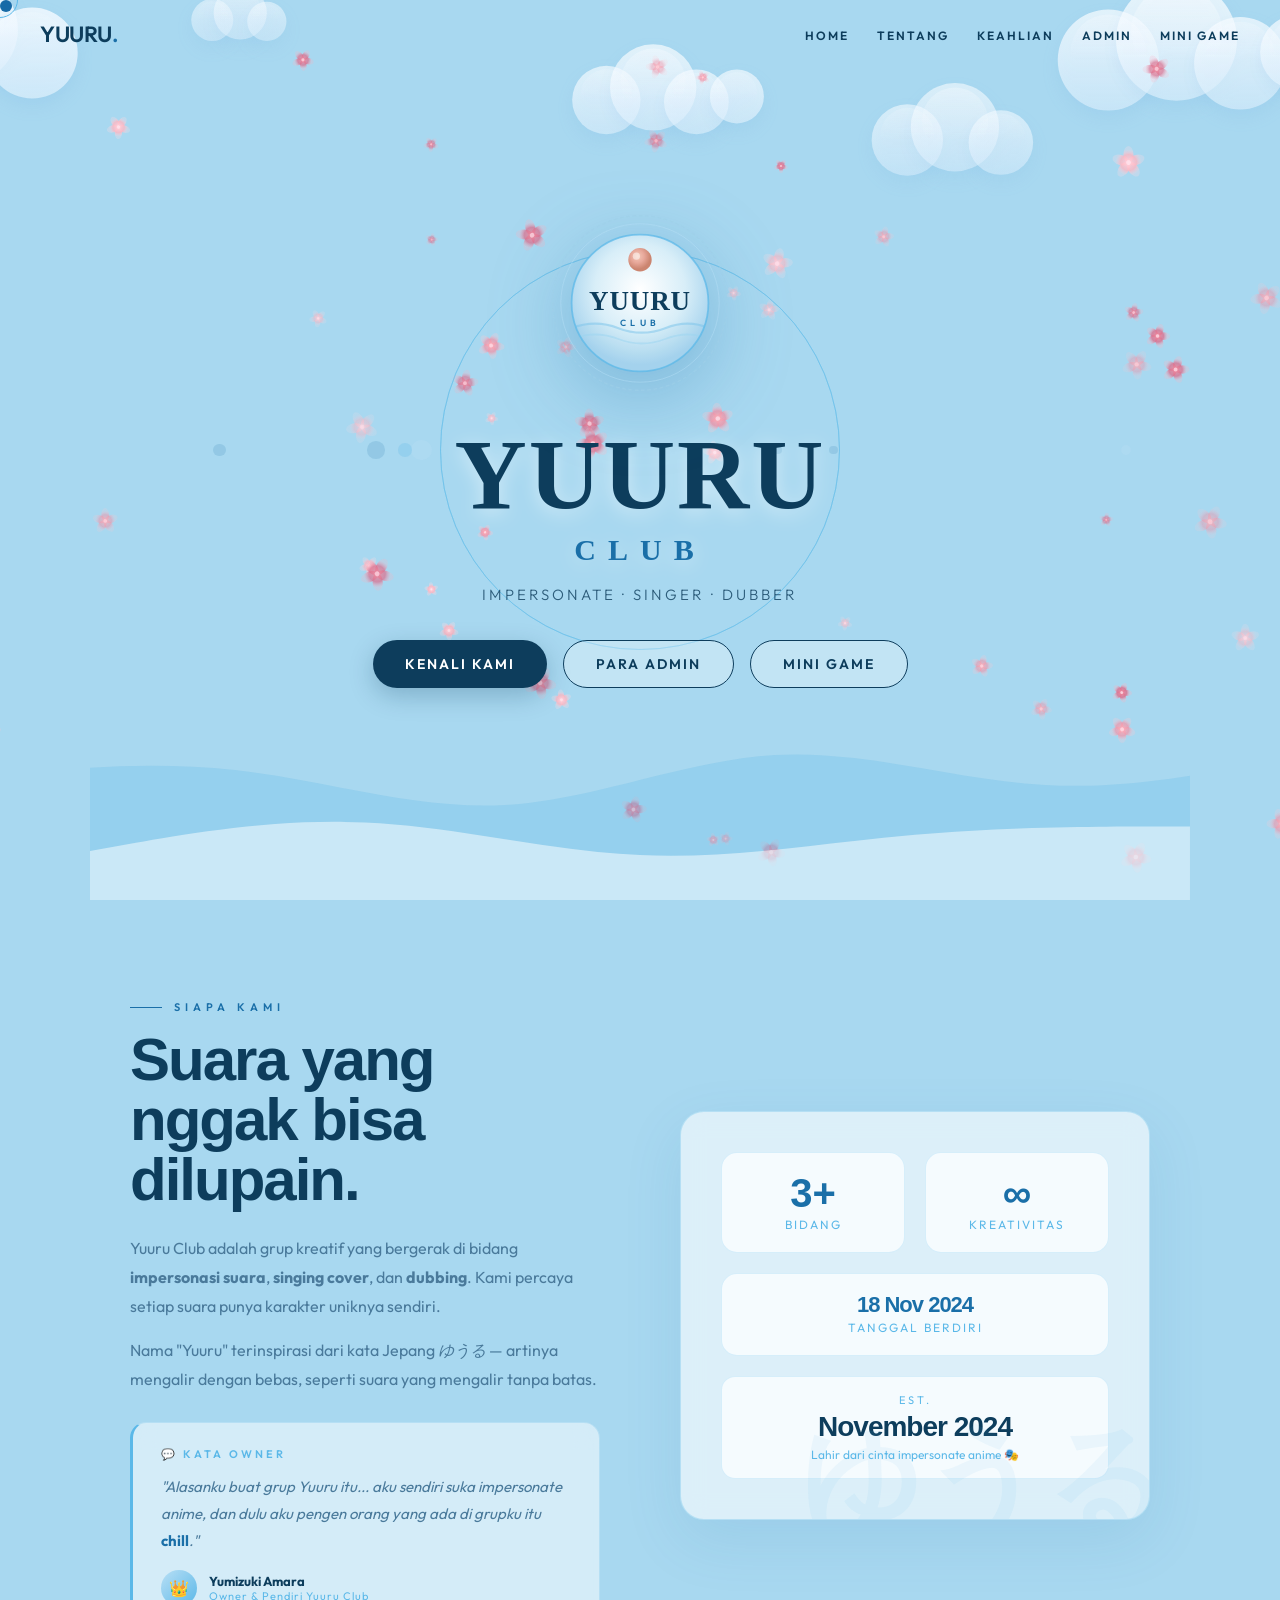
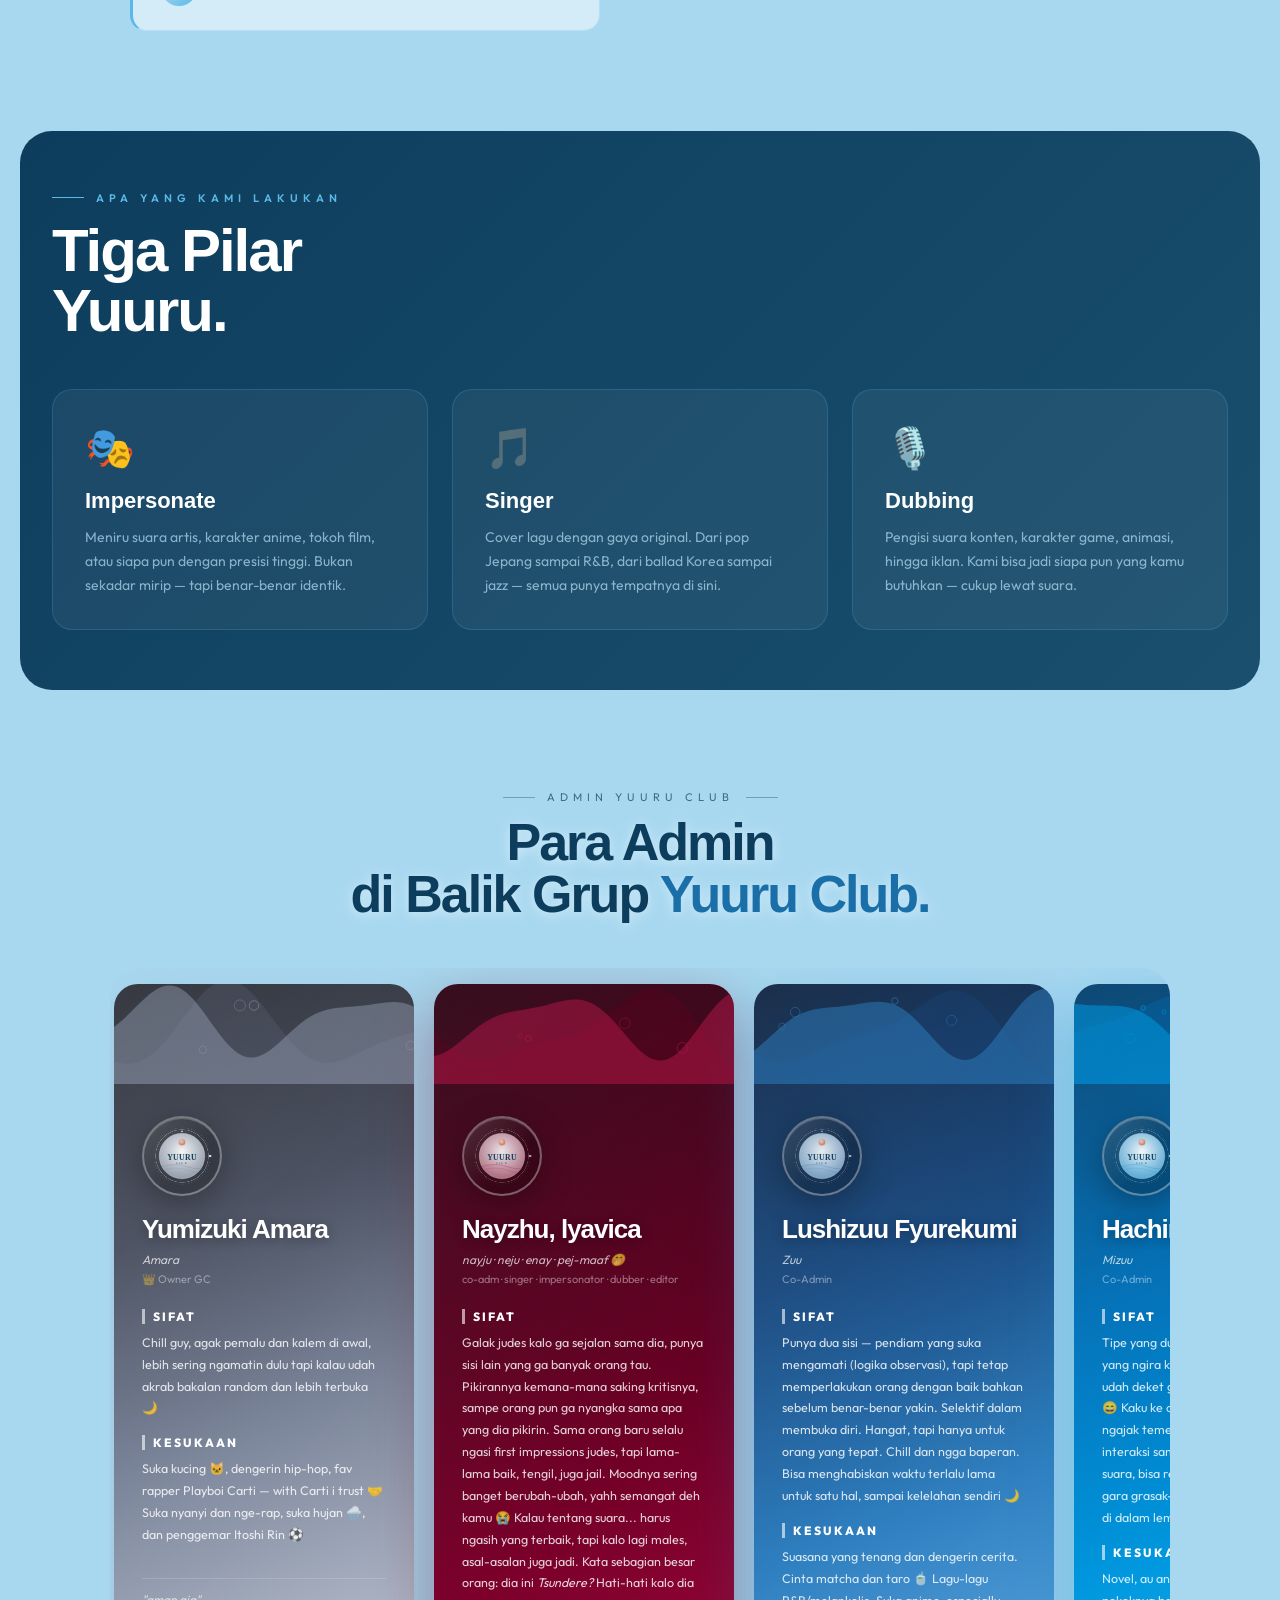
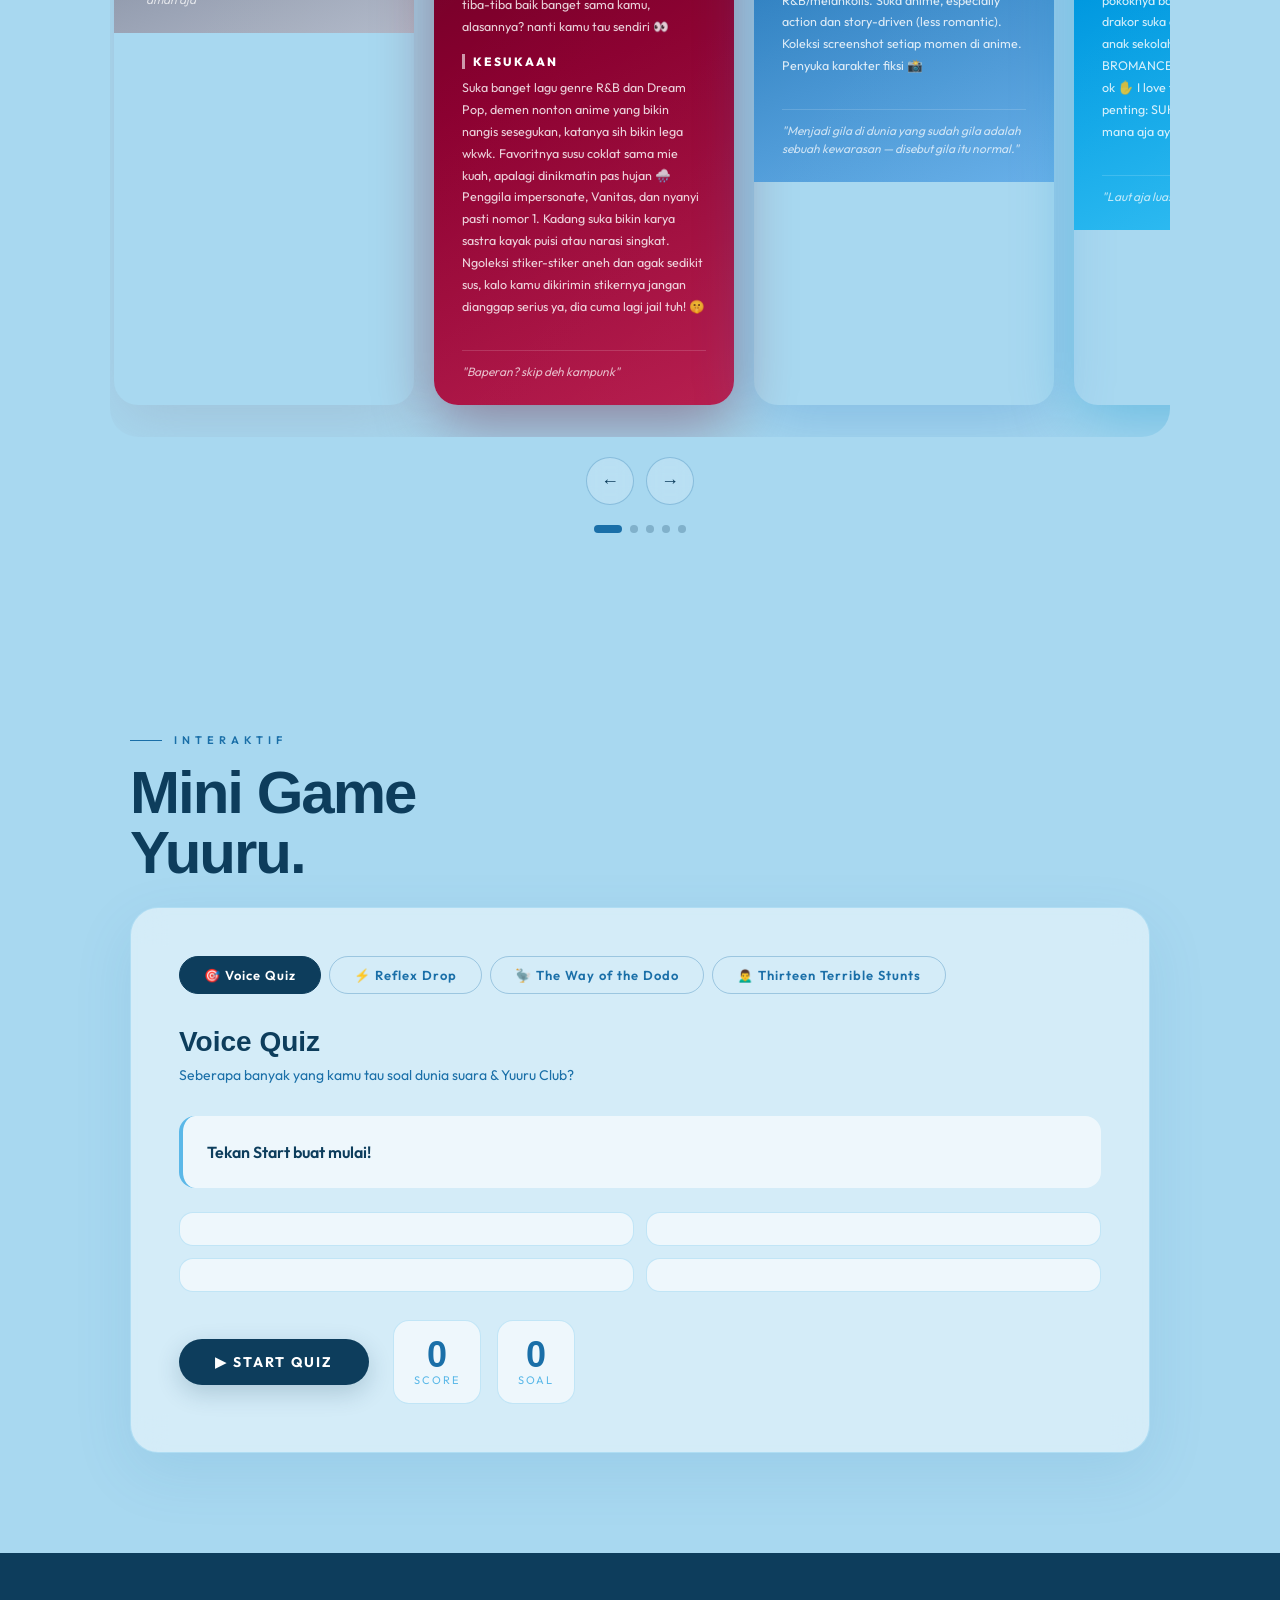
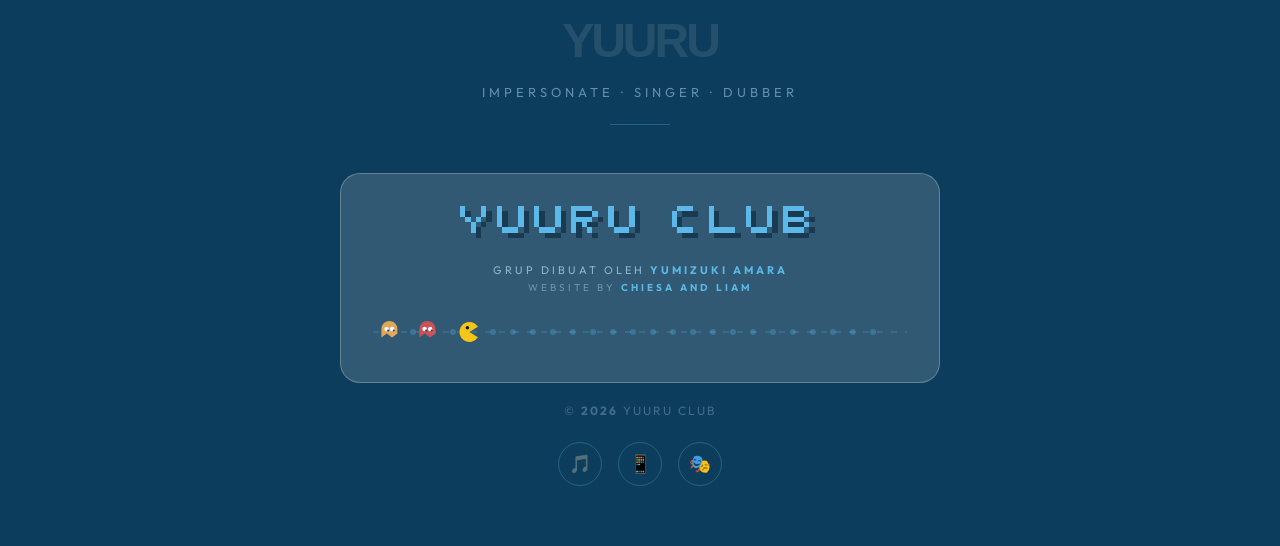
<file: (index).html>
<!DOCTYPE html>
<html lang="id">

<head>
  <meta charset="UTF-8">
  <meta name="viewport"
    content="width=device-width, initial-scale=1.0, maximum-scale=1.0, user-scalable=no, viewport-fit=cover">
  <meta name="apple-mobile-web-app-capable" content="yes">
  <title>YUURU CLUB</title>
  <link
    href="https://fonts.googleapis.com/css2?family=Playfair+Display:ital,wght@1,900&family=Outfit:wght@300;400;500;600;800&family=Press+Start+2P&display=swap"
    rel="stylesheet">

  <link rel="stylesheet" href="css/style.css">
  <style>
    /* Custom scrollbar for WebKit browsers */
    ::-webkit-scrollbar {
      width: 8px;
      height: 8px;
    }

    ::-webkit-scrollbar-track {
      background: transparent;
    }

    ::-webkit-scrollbar-thumb {
      background: rgba(255, 255, 255, 0.2);
      border-radius: 4px;
    }

    ::-webkit-scrollbar-thumb:hover {
      background: rgba(255, 255, 255, 0.4);
    }

    #year {
      font-weight: bold;
    }
  </style>
</head>

<body>

  <canvas id="bgCanvas"></canvas>
  <div class="cursor" id="cursor"></div>
  <div class="cursor-ring" id="cursorRing"></div>

  <!-- NAV -->
  <nav id="navbar">
    <div class="nav-brand">YUURU<span>.</span></div>
    <ul class="nav-links">
      <li><a href="#hero" data-scroll>Home</a></li>
      <li><a href="#about" data-scroll>Tentang</a></li>
      <li><a href="#skills" data-scroll>Keahlian</a></li>
      <li><a href="#admin-section" data-scroll>Admin</a></li>
      <li><a href="#game" data-scroll>Mini Game</a></li>
    </ul>
  </nav>

  <!-- HERO -->
  <section id="hero">
    <div class="wave-bg"></div>
    <div class="wave-bg2"></div>
    <div class="ripple-ring"
      style="width:400px;height:400px;top:50%;left:50%;transform:translate(-50%,-50%);animation-duration:4s;"></div>
    <div class="ripple-ring"
      style="width:400px;height:400px;top:50%;left:50%;transform:translate(-50%,-50%);animation-duration:4s;animation-delay:1.3s;">
    </div>
    <div class="ripple-ring"
      style="width:400px;height:400px;top:50%;left:50%;transform:translate(-50%,-50%);animation-duration:4s;animation-delay:2.6s;">
    </div>

    <div class="hero-content">
      <div class="logo-circle">
        <svg viewBox="0 0 200 200" xmlns="http://www.w3.org/2000/svg" width="180" height="180">
          <defs>
            <radialGradient id="bgGrad" cx="50%" cy="40%" r="55%">
              <stop offset="0%" stop-color="#ffffff" />
              <stop offset="60%" stop-color="#d8eef8" />
              <stop offset="100%" stop-color="#a8d4ee" />
            </radialGradient>
            <radialGradient id="orbGrad" cx="40%" cy="35%" r="55%">
              <stop offset="0%" stop-color="#f5c4b0" />
              <stop offset="50%" stop-color="#e8a090" />
              <stop offset="100%" stop-color="#c87860" />
            </radialGradient>
            <clipPath id="circleClip">
              <circle cx="100" cy="100" r="76" />
            </clipPath>
          </defs>
          <circle cx="100" cy="100" r="97" fill="none" stroke="#9ecfe8" stroke-width="1.5" stroke-dasharray="4 3"
            opacity="0.6" />
          <circle cx="100" cy="100" r="88" fill="none" stroke="#b8dff5" stroke-width="1" opacity="0.5" />
          <circle cx="100" cy="100" r="76" fill="url(#bgGrad)" />
          <g clip-path="url(#circleClip)" opacity="0.55">
            <path d="M24,128 Q50,118 76,128 Q102,138 128,128 Q154,118 176,128" fill="none" stroke="#7ec5ea"
              stroke-width="2.5" stroke-linecap="round" />
            <path d="M24,140 Q50,130 76,140 Q102,150 128,140 Q154,130 176,140" fill="none" stroke="#9ed5ee"
              stroke-width="2" stroke-linecap="round" />
            <path d="M24,128 Q50,118 76,128 Q102,138 128,128 Q154,118 176,128 L176,180 L24,180 Z" fill="#7ec5ea"
              fill-opacity="0.12" />
          </g>
          <circle cx="100" cy="52" r="13" fill="url(#orbGrad)" opacity="0.9" />
          <circle cx="96" cy="48" r="4" fill="rgba(255,255,255,0.5)" />
          <text x="100" y="108" text-anchor="middle" font-family="'Zen Kaku Gothic New',Georgia,serif" font-size="30"
            font-weight="900" fill="#0d3d5c" letter-spacing="1">YUURU</text>
          <text x="100" y="126" text-anchor="middle" font-family="'Outfit',Arial,sans-serif" font-size="10"
            font-weight="600" fill="#1a6fa8" letter-spacing="5">CLUB</text>
          <circle cx="100" cy="100" r="76" fill="none" stroke="#5bb8e8" stroke-width="2" opacity="0.7" />
        </svg>
      </div>
      <h1 class="hero-title">YUURU<span class="club">CLUB</span></h1>
      <p class="hero-tagline">Impersonate · Singer · Dubber</p>
      <div class="hero-btns">
        <button class="btn-primary" onclick="smooth(event,'about')">Kenali Kami</button>
        <button class="btn-outline" onclick="smooth(event,'admin-section')">Para Admin</button>
        <button class="btn-outline" onclick="smooth(event,'game')">Mini Game</button>
      </div>
    </div>
  </section>

  <!-- ABOUT -->
  <section id="about">
    <div class="about-text fade-up">
      <div class="section-label">Siapa Kami</div>
      <h2 class="section-title">Suara yang<br>nggak bisa<br>dilupain.</h2>
      <p>Yuuru Club adalah grup kreatif yang bergerak di bidang <strong>impersonasi suara</strong>, <strong>singing
          cover</strong>, dan <strong>dubbing</strong>. Kami percaya setiap suara punya karakter uniknya sendiri.</p>
      <p>Nama "Yuuru" terinspirasi dari kata Jepang <em>ゆうる</em> — artinya mengalir dengan bebas, seperti suara yang
        mengalir tanpa batas.</p>
      <div
        style="margin-top:28px;background:rgba(255,255,255,0.5);backdrop-filter:blur(12px);border:1px solid rgba(91,184,232,0.25);border-left:3px solid var(--sky);border-radius:16px;padding:24px 28px;">
        <div
          style="font-size:11px;letter-spacing:3px;text-transform:uppercase;color:var(--sky);margin-bottom:12px;font-weight:600">
          💬 Kata Owner</div>
        <p style="font-size:15px;line-height:1.8;color:#4a7a9b;font-style:italic;margin:0">"Alasanku buat grup Yuuru
          itu... aku sendiri suka impersonate anime, dan dulu aku pengen orang yang ada di grupku itu <strong
            style="color:var(--ocean);font-style:normal">chill</strong>."</p>
        <div style="margin-top:16px;display:flex;align-items:center;gap:12px;">
          <div
            style="width:36px;height:36px;border-radius:50%;background:linear-gradient(135deg,var(--mist),var(--sky));display:flex;align-items:center;justify-content:center;font-size:16px">
            👑</div>
          <div>
            <div style="font-size:13px;font-weight:700;color:var(--deep)">Yumizuki Amara</div>
            <div style="font-size:11px;color:var(--sky);letter-spacing:1px">Owner & Pendiri Yuuru Club</div>
          </div>
        </div>
      </div>
    </div>
    <div class="about-visual fade-up" style="animation-delay:0.2s">
      <div class="about-card">
        <div class="stat-grid">
          <div class="stat-item">
            <div class="stat-num">3+</div>
            <div class="stat-label">Bidang</div>
          </div>
          <div class="stat-item">
            <div class="stat-num">∞</div>
            <div class="stat-label">Kreativitas</div>
          </div>
          <div class="stat-item" style="grid-column:1/-1">
            <div class="stat-num" style="font-size:22px;letter-spacing:-1px">18 Nov 2024</div>
            <div class="stat-label">Tanggal Berdiri</div>
          </div>
        </div>
        <div
          style="margin-top:20px;background:rgba(255,255,255,0.7);border-radius:14px;padding:16px 20px;border:1px solid rgba(91,184,232,0.2);text-align:center;">
          <div style="font-size:11px;letter-spacing:3px;text-transform:uppercase;color:var(--sky);margin-bottom:4px">
            Est.</div>
          <div
            style="font-family:'Zen Kaku Gothic New',sans-serif;font-size:28px;font-weight:900;color:var(--deep);letter-spacing:-1px">
            November 2024</div>
          <div style="font-size:12px;color:var(--sky);margin-top:4px">Lahir dari cinta impersonate anime 🎭</div>
        </div>
      </div>
    </div>
  </section>

  <!-- SKILLS -->
  <div id="skills"
    style="border-radius:32px;margin:0 20px;padding:60px 32px;overflow:hidden;position:relative;z-index:2;background:linear-gradient(135deg,var(--deep) 0%,#1a4f6e 100%);">
    <div class="section-label" style="color:var(--sky)">Apa yang Kami Lakukan</div>
    <h2 class="section-title" style="color:#fff">Tiga Pilar<br>Yuuru.</h2>
    <div class="skills-grid">
      <div class="skill-card fade-up">
        <div class="skill-icon">🎭</div>
        <div class="skill-name">Impersonate</div>
        <div class="skill-desc">Meniru suara artis, karakter anime, tokoh film, atau siapa pun dengan presisi tinggi.
          Bukan sekadar mirip — tapi benar-benar identik.</div>
      </div>
      <div class="skill-card fade-up" style="animation-delay:0.15s">
        <div class="skill-icon">🎵</div>
        <div class="skill-name">Singer</div>
        <div class="skill-desc">Cover lagu dengan gaya original. Dari pop Jepang sampai R&B, dari ballad Korea sampai
          jazz — semua punya tempatnya di sini.</div>
      </div>
      <div class="skill-card fade-up" style="animation-delay:0.3s">
        <div class="skill-icon">🎙️</div>
        <div class="skill-name">Dubbing</div>
        <div class="skill-desc">Pengisi suara konten, karakter game, animasi, hingga iklan. Kami bisa jadi siapa pun
          yang kamu butuhkan — cukup lewat suara.</div>
      </div>
    </div>
  </div>

  <!-- ADMIN CARDS -->
  <div id="admin-section">
    <div class="admin-header">
      <div class="label">Admin Yuuru Club</div>
      <h2>Para Admin<br>di Balik Grup <span>Yuuru Club.</span></h2>
    </div>

    <div class="slider-wrapper">
      <div class="slider-track-outer">
        <div class="slider-track" id="sliderTrack">

          <!-- CARD 1 — SILVER — AMARA -->
          <div class="admin-card" style="box-shadow:0 20px 60px rgba(150,160,180,0.35)">
            <div class="card-inner">
              <div class="card-bg"
                style="background:linear-gradient(160deg,#2a2d35 0%,#4a5060 35%,#7a8499 65%,#b0b8c8 100%)"></div>
              <div class="card-shimmer"></div>
              <canvas class="ocean-canvas" id="ocean1"></canvas>
              <div class="card-content">
                <div class="avatar-ring"><svg viewBox="0 0 200 200" width="60" height="60"
                    xmlns="http://www.w3.org/2000/svg">
                    <defs>
                      <radialGradient id="av1bg" cx="50%" cy="40%" r="55%">
                        <stop offset="0%" stop-color="rgba(255,255,255,0.95)" />
                        <stop offset="100%" stop-color="rgba(200,210,225,0.7)" />
                      </radialGradient>
                      <radialGradient id="av1orb" cx="40%" cy="35%" r="55%">
                        <stop offset="0%" stop-color="#f5c4b0" />
                        <stop offset="100%" stop-color="#c87860" />
                      </radialGradient>
                      <clipPath id="cc1">
                        <circle cx="100" cy="100" r="76" />
                      </clipPath>
                    </defs>
                    <g class="logo-spin-outer">
                      <circle cx="100" cy="100" r="94" fill="none" stroke="rgba(255,255,255,0.2)" stroke-width="1"
                        stroke-dasharray="6 4" />
                      <circle cx="100" cy="100" r="88" fill="none" stroke="rgba(255,255,255,0.4)" stroke-width="1.5" />
                      <circle cx="194" cy="100" r="4" fill="rgba(255,255,255,0.8)" />
                    </g>
                    <g class="logo-spin-inner">
                      <circle cx="100" cy="100" r="82" fill="none" stroke="rgba(255,255,255,0.15)" stroke-width="1"
                        stroke-dasharray="3 6" />
                      <circle cx="100" cy="18" r="3" fill="rgba(255,255,255,0.6)" />
                    </g>
                    <circle cx="100" cy="100" r="76" fill="url(#av1bg)" />
                    <g clip-path="url(#cc1)" opacity="0.5">
                      <path d="M24,138 Q76,118 128,138 Q154,148 176,138" fill="none" stroke="rgba(122,132,153,0.8)"
                        stroke-width="2.5" stroke-linecap="round" />
                      <path d="M24,150 Q76,130 128,150 Q154,160 176,150" fill="none" stroke="rgba(122,132,153,0.6)"
                        stroke-width="2" stroke-linecap="round" />
                      <path d="M24,138 Q76,118 128,138 L176,180 L24,180Z" fill="rgba(122,132,153,0.12)" />
                    </g>
                    <circle cx="100" cy="54" r="11" fill="url(#av1orb)" opacity="0.9" /><text x="100" y="112"
                      text-anchor="middle" font-family="'Zen Kaku Gothic New',serif" font-size="26" font-weight="900"
                      fill="#0d3d5c" letter-spacing="1">YUURU</text><text x="100" y="126" text-anchor="middle"
                      font-family="'Outfit',sans-serif" font-size="8" font-weight="600" fill="#1a6fa8"
                      letter-spacing="4">CLUB</text>
                    <circle cx="100" cy="100" r="76" fill="none" stroke="rgba(255,255,255,0.6)" stroke-width="1.5" />
                  </svg></div>
                <div class="card-name">Yumizuki Amara</div>
                <div class="card-nickname"
                  style="font-size:12px;line-height:1.6;margin-bottom:20px;color:rgba(255,255,255,0.7);font-style:italic;">
                  Amara<br><span style="font-style:normal;font-size:11px;opacity:0.6">👑 Owner GC</span></div>
                <div style="margin-bottom:16px">
                  <div
                    style="font-size:12px;letter-spacing:2px;text-transform:uppercase;color:#fff;margin-bottom:8px;font-weight:800;font-family:'Outfit',sans-serif;border-left:3px solid rgba(255,255,255,0.6);padding-left:8px;">
                    Sifat</div>
                  <p
                    style="font-size:12.5px;color:rgba(255,255,255,0.82);line-height:1.75;font-family:'Outfit',sans-serif">
                    Chill guy, agak pemalu dan kalem di awal, lebih sering ngamatin dulu tapi kalau udah akrab bakalan
                    random dan lebih terbuka 🌙</p>
                </div>
                <div style="margin-bottom:16px">
                  <div
                    style="font-size:12px;letter-spacing:2px;text-transform:uppercase;color:#fff;margin-bottom:8px;font-weight:800;font-family:'Outfit',sans-serif;border-left:3px solid rgba(255,255,255,0.6);padding-left:8px;">
                    Kesukaan</div>
                  <p
                    style="font-size:12.5px;color:rgba(255,255,255,0.82);line-height:1.75;font-family:'Outfit',sans-serif">
                    Suka kucing 🐱, dengerin hip-hop, fav rapper Playboi Carti — with Carti i trust 🤝 Suka nyanyi dan
                    nge-rap, suka hujan 🌧️, dan penggemar Itoshi Rin ⚽</p>
                </div>
              </div>
              <div class="card-quote">"aman aja"</div>
            </div>
          </div>

          <!-- CARD 2 — MAROON — NAYZHU -->
          <div class="admin-card" style="box-shadow:0 20px 60px rgba(100,0,30,0.4)">
            <div class="card-inner">
              <div class="card-bg"
                style="background:linear-gradient(160deg,#2a0010 0%,#5c0020 35%,#8b0030 65%,#b5184a 100%)"></div>
              <div class="card-shimmer"></div>
              <canvas class="ocean-canvas" id="ocean2"></canvas>
              <div class="card-content">
                <div class="avatar-ring"><svg viewBox="0 0 200 200" width="60" height="60"
                    xmlns="http://www.w3.org/2000/svg">
                    <defs>
                      <radialGradient id="av2bg" cx="50%" cy="40%" r="55%">
                        <stop offset="0%" stop-color="rgba(255,255,255,0.9)" />
                        <stop offset="100%" stop-color="rgba(255,200,215,0.6)" />
                      </radialGradient>
                      <radialGradient id="av2orb" cx="40%" cy="35%" r="55%">
                        <stop offset="0%" stop-color="#f5c4b0" />
                        <stop offset="100%" stop-color="#c87860" />
                      </radialGradient>
                      <clipPath id="cc2">
                        <circle cx="100" cy="100" r="76" />
                      </clipPath>
                    </defs>
                    <g class="logo-spin-outer">
                      <circle cx="100" cy="100" r="94" fill="none" stroke="rgba(255,255,255,0.15)" stroke-width="1"
                        stroke-dasharray="6 4" />
                      <circle cx="100" cy="100" r="88" fill="none" stroke="rgba(255,255,255,0.3)" stroke-width="1.5" />
                      <circle cx="194" cy="100" r="4" fill="rgba(255,255,255,0.6)" />
                    </g>
                    <g class="logo-spin-inner">
                      <circle cx="100" cy="100" r="82" fill="none" stroke="rgba(255,255,255,0.12)" stroke-width="1"
                        stroke-dasharray="3 6" />
                      <circle cx="100" cy="18" r="3" fill="rgba(255,255,255,0.4)" />
                    </g>
                    <circle cx="100" cy="100" r="76" fill="url(#av2bg)" />
                    <g clip-path="url(#cc2)" opacity="0.5">
                      <path d="M24,138 Q76,118 128,138 Q154,148 176,138" fill="none" stroke="rgba(181,24,74,0.8)"
                        stroke-width="2.5" stroke-linecap="round" />
                      <path d="M24,150 Q76,130 128,150 Q154,160 176,150" fill="none" stroke="rgba(181,24,74,0.6)"
                        stroke-width="2" stroke-linecap="round" />
                      <path d="M24,138 Q76,118 128,138 L176,180 L24,180Z" fill="rgba(181,24,74,0.12)" />
                    </g>
                    <circle cx="100" cy="54" r="11" fill="url(#av2orb)" opacity="0.9" /><text x="100" y="112"
                      text-anchor="middle" font-family="'Zen Kaku Gothic New',serif" font-size="26" font-weight="900"
                      fill="#0d3d5c" letter-spacing="1">YUURU</text><text x="100" y="126" text-anchor="middle"
                      font-family="'Outfit',sans-serif" font-size="8" font-weight="600" fill="#1a6fa8"
                      letter-spacing="4">CLUB</text>
                    <circle cx="100" cy="100" r="76" fill="none" stroke="rgba(255,255,255,0.5)" stroke-width="1.5" />
                  </svg></div>
                <div class="card-name">Nayzhu, lyavica</div>
                <div class="card-nickname"
                  style="font-size:12px;line-height:1.6;margin-bottom:20px;color:rgba(255,255,255,0.7);font-style:italic;">
                  nayju · neju · enay · pej-maaf 🤭<br><span style="font-style:normal;font-size:11px;opacity:0.6">co-adm
                    · singer · impersonator · dubber · editor</span></div>
                <div style="margin-bottom:16px">
                  <div
                    style="font-size:12px;letter-spacing:2px;text-transform:uppercase;color:#fff;margin-bottom:8px;font-weight:800;font-family:'Outfit',sans-serif;border-left:3px solid rgba(255,255,255,0.6);padding-left:8px;">
                    Sifat</div>
                  <p
                    style="font-size:12.5px;color:rgba(255,255,255,0.82);line-height:1.75;font-family:'Outfit',sans-serif">
                    Galak judes kalo ga sejalan sama dia, punya sisi lain yang ga banyak orang tau. Pikirannya
                    kemana-mana saking kritisnya, sampe orang pun ga nyangka sama apa yang dia pikirin. Sama orang baru
                    selalu ngasi first impressions judes, tapi lama-lama baik, tengil, juga jail. Moodnya sering banget
                    berubah-ubah, yahh semangat deh kamu 😭 Kalau tentang suara... harus ngasih yang terbaik, tapi kalo
                    lagi males, asal-asalan juga jadi. Kata sebagian besar orang: dia ini <em>Tsundere?</em> Hati-hati
                    kalo dia tiba-tiba baik banget sama kamu, alasannya? nanti kamu tau sendiri 👀</p>
                </div>
                <div style="margin-bottom:16px">
                  <div
                    style="font-size:12px;letter-spacing:2px;text-transform:uppercase;color:#fff;margin-bottom:8px;font-weight:800;font-family:'Outfit',sans-serif;border-left:3px solid rgba(255,255,255,0.6);padding-left:8px;">
                    Kesukaan</div>
                  <p
                    style="font-size:12.5px;color:rgba(255,255,255,0.82);line-height:1.75;font-family:'Outfit',sans-serif">
                    Suka banget lagu genre R&B dan Dream Pop, demen nonton anime yang bikin nangis sesegukan, katanya
                    sih bikin lega wkwk. Favoritnya susu coklat sama mie kuah, apalagi dinikmatin pas hujan 🌧️ Penggila
                    impersonate, Vanitas, dan nyanyi pasti nomor 1. Kadang suka bikin karya sastra kayak puisi atau
                    narasi singkat. Ngoleksi stiker-stiker aneh dan agak sedikit sus, kalo kamu dikirimin stikernya
                    jangan dianggap serius ya, dia cuma lagi jail tuh! 🤫</p>
                </div>
              </div>
              <div class="card-quote">"Baperan? skip deh kampunk"</div>
            </div>
          </div>

          <!-- CARD 3 — BIRU LANGIT — ZUU -->
          <div class="admin-card" style="box-shadow:0 20px 60px rgba(56,130,200,0.3)">
            <div class="card-inner">
              <div class="card-bg"
                style="background:linear-gradient(160deg,#0d2240 0%,#1a4a80 35%,#2e7fc0 65%,#64aee8 100%)"></div>
              <div class="card-shimmer"></div>
              <canvas class="ocean-canvas" id="ocean3"></canvas>
              <div class="card-content">
                <div class="avatar-ring"><svg viewBox="0 0 200 200" width="60" height="60"
                    xmlns="http://www.w3.org/2000/svg">
                    <defs>
                      <radialGradient id="av3bg" cx="50%" cy="40%" r="55%">
                        <stop offset="0%" stop-color="rgba(255,255,255,0.9)" />
                        <stop offset="100%" stop-color="rgba(180,215,245,0.7)" />
                      </radialGradient>
                      <radialGradient id="av3orb" cx="40%" cy="35%" r="55%">
                        <stop offset="0%" stop-color="#f5c4b0" />
                        <stop offset="100%" stop-color="#c87860" />
                      </radialGradient>
                      <clipPath id="cc3">
                        <circle cx="100" cy="100" r="76" />
                      </clipPath>
                    </defs>
                    <g class="logo-spin-outer">
                      <circle cx="100" cy="100" r="94" fill="none" stroke="rgba(255,255,255,0.15)" stroke-width="1"
                        stroke-dasharray="6 4" />
                      <circle cx="100" cy="100" r="88" fill="none" stroke="rgba(255,255,255,0.3)" stroke-width="1.5" />
                      <circle cx="194" cy="100" r="4" fill="rgba(255,255,255,0.6)" />
                    </g>
                    <g class="logo-spin-inner">
                      <circle cx="100" cy="100" r="82" fill="none" stroke="rgba(255,255,255,0.12)" stroke-width="1"
                        stroke-dasharray="3 6" />
                      <circle cx="100" cy="18" r="3" fill="rgba(255,255,255,0.4)" />
                    </g>
                    <circle cx="100" cy="100" r="76" fill="url(#av3bg)" />
                    <g clip-path="url(#cc3)" opacity="0.5">
                      <path d="M24,138 Q76,118 128,138 Q154,148 176,138" fill="none" stroke="rgba(46,127,192,0.8)"
                        stroke-width="2.5" stroke-linecap="round" />
                      <path d="M24,150 Q76,130 128,150 Q154,160 176,150" fill="none" stroke="rgba(46,127,192,0.6)"
                        stroke-width="2" stroke-linecap="round" />
                      <path d="M24,138 Q76,118 128,138 L176,180 L24,180Z" fill="rgba(46,127,192,0.12)" />
                    </g>
                    <circle cx="100" cy="54" r="11" fill="url(#av3orb)" opacity="0.9" /><text x="100" y="112"
                      text-anchor="middle" font-family="'Zen Kaku Gothic New',serif" font-size="26" font-weight="900"
                      fill="#0d3d5c" letter-spacing="1">YUURU</text><text x="100" y="126" text-anchor="middle"
                      font-family="'Outfit',sans-serif" font-size="8" font-weight="600" fill="#1a6fa8"
                      letter-spacing="4">CLUB</text>
                    <circle cx="100" cy="100" r="76" fill="none" stroke="rgba(255,255,255,0.5)" stroke-width="1.5" />
                  </svg></div>
                <div class="card-name">Lushizuu Fyurekumi</div>
                <div class="card-nickname"
                  style="font-size:12px;line-height:1.6;margin-bottom:20px;color:rgba(255,255,255,0.7);font-style:italic;">
                  Zuu<br><span style="font-style:normal;font-size:11px;opacity:0.6">Co-Admin</span></div>
                <div style="margin-bottom:16px">
                  <div
                    style="font-size:12px;letter-spacing:2px;text-transform:uppercase;color:#fff;margin-bottom:8px;font-weight:800;font-family:'Outfit',sans-serif;border-left:3px solid rgba(255,255,255,0.6);padding-left:8px;">
                    Sifat</div>
                  <p
                    style="font-size:12.5px;color:rgba(255,255,255,0.82);line-height:1.75;font-family:'Outfit',sans-serif">
                    Punya dua sisi — pendiam yang suka mengamati (logika observasi), tapi tetap memperlakukan orang
                    dengan baik bahkan sebelum benar-benar yakin. Selektif dalam membuka diri. Hangat, tapi hanya untuk
                    orang yang tepat. Chill dan ngga baperan. Bisa menghabiskan waktu terlalu lama untuk satu hal,
                    sampai kelelahan sendiri 🌙</p>
                </div>
                <div style="margin-bottom:16px">
                  <div
                    style="font-size:12px;letter-spacing:2px;text-transform:uppercase;color:#fff;margin-bottom:8px;font-weight:800;font-family:'Outfit',sans-serif;border-left:3px solid rgba(255,255,255,0.6);padding-left:8px;">
                    Kesukaan</div>
                  <p
                    style="font-size:12.5px;color:rgba(255,255,255,0.82);line-height:1.75;font-family:'Outfit',sans-serif">
                    Suasana yang tenang dan dengerin cerita. Cinta matcha dan taro 🍵 Lagu-lagu R&B/melankolis. Suka
                    anime, especially action dan story-driven (less romantic). Koleksi screenshot setiap momen di anime.
                    Penyuka karakter fiksi 📸</p>
                </div>
              </div>
              <div class="card-quote">"Menjadi gila di dunia yang sudah gila adalah sebuah kewarasan — disebut gila itu
                normal."</div>
            </div>
          </div>

          <!-- CARD 4 — BIRU LAUT — MIZUU -->
          <div class="admin-card" style="box-shadow:0 20px 60px rgba(0,140,200,0.35)">
            <div class="card-inner">
              <div class="card-bg"
                style="background:linear-gradient(160deg,#003d6b 0%,#0070b8 35%,#0099e0 65%,#33c1f5 100%)"></div>
              <div class="card-shimmer"></div>
              <canvas class="ocean-canvas" id="ocean4"></canvas>
              <div class="card-content">
                <div class="avatar-ring"><svg viewBox="0 0 200 200" width="60" height="60"
                    xmlns="http://www.w3.org/2000/svg">
                    <defs>
                      <radialGradient id="av4bg" cx="50%" cy="40%" r="55%">
                        <stop offset="0%" stop-color="rgba(255,255,255,0.95)" />
                        <stop offset="100%" stop-color="rgba(150,220,255,0.7)" />
                      </radialGradient>
                      <radialGradient id="av4orb" cx="40%" cy="35%" r="55%">
                        <stop offset="0%" stop-color="#f5c4b0" />
                        <stop offset="100%" stop-color="#c87860" />
                      </radialGradient>
                      <clipPath id="cc4">
                        <circle cx="100" cy="100" r="76" />
                      </clipPath>
                    </defs>
                    <g class="logo-spin-outer">
                      <circle cx="100" cy="100" r="94" fill="none" stroke="rgba(255,255,255,0.15)" stroke-width="1"
                        stroke-dasharray="6 4" />
                      <circle cx="100" cy="100" r="88" fill="none" stroke="rgba(255,255,255,0.3)" stroke-width="1.5" />
                      <circle cx="194" cy="100" r="4" fill="rgba(255,255,255,0.6)" />
                    </g>
                    <g class="logo-spin-inner">
                      <circle cx="100" cy="100" r="82" fill="none" stroke="rgba(255,255,255,0.12)" stroke-width="1"
                        stroke-dasharray="3 6" />
                      <circle cx="100" cy="18" r="3" fill="rgba(255,255,255,0.4)" />
                    </g>
                    <circle cx="100" cy="100" r="76" fill="url(#av4bg)" />
                    <g clip-path="url(#cc4)" opacity="0.5">
                      <path d="M24,138 Q76,118 128,138 Q154,148 176,138" fill="none" stroke="rgba(0,153,224,0.8)"
                        stroke-width="2.5" stroke-linecap="round" />
                      <path d="M24,150 Q76,130 128,150 Q154,160 176,150" fill="none" stroke="rgba(0,153,224,0.6)"
                        stroke-width="2" stroke-linecap="round" />
                      <path d="M24,138 Q76,118 128,138 L176,180 L24,180Z" fill="rgba(0,153,224,0.12)" />
                    </g>
                    <circle cx="100" cy="54" r="11" fill="url(#av4orb)" opacity="0.9" /><text x="100" y="112"
                      text-anchor="middle" font-family="'Zen Kaku Gothic New',serif" font-size="26" font-weight="900"
                      fill="#0d3d5c" letter-spacing="1">YUURU</text><text x="100" y="126" text-anchor="middle"
                      font-family="'Outfit',sans-serif" font-size="8" font-weight="600" fill="#1a6fa8"
                      letter-spacing="4">CLUB</text>
                    <circle cx="100" cy="100" r="76" fill="none" stroke="rgba(255,255,255,0.5)" stroke-width="1.5" />
                  </svg></div>
                <div class="card-name">Hachimizuu</div>
                <div class="card-nickname"
                  style="font-size:12px;line-height:1.6;margin-bottom:20px;color:rgba(255,255,255,0.7);font-style:italic;">
                  Mizuu<br><span style="font-style:normal;font-size:11px;opacity:0.6">Co-Admin</span></div>
                <div style="margin-bottom:16px">
                  <div
                    style="font-size:12px;letter-spacing:2px;text-transform:uppercase;color:#fff;margin-bottom:8px;font-weight:800;font-family:'Outfit',sans-serif;border-left:3px solid rgba(255,255,255,0.6);padding-left:8px;">
                    Sifat</div>
                  <p
                    style="font-size:12.5px;color:rgba(255,255,255,0.82);line-height:1.75;font-family:'Outfit',sans-serif">
                    Tipe yang duluan ngajak kenalan — banyak yang ngira kalem dan ramah, padahal kalo udah deket gabisa
                    diem dan ceplas-ceplos 😄 Kaku ke orang baru, tapi jangan ragu ngajak temenan, dia seneng banget
                    interaksi sama orang baru! Perfeksionis soal suara, bisa rekam berpuluh-puluh kali gara-gara
                    grasak-grusuk — bahkan rela rekaman di dalam lemari kalau rumah lagi berisik 🗄️</p>
                </div>
                <div style="margin-bottom:16px">
                  <div
                    style="font-size:12px;letter-spacing:2px;text-transform:uppercase;color:#fff;margin-bottom:8px;font-weight:800;font-family:'Outfit',sans-serif;border-left:3px solid rgba(255,255,255,0.6);padding-left:8px;">
                    Kesukaan</div>
                  <p
                    style="font-size:12.5px;color:rgba(255,255,255,0.82);line-height:1.75;font-family:'Outfit',sans-serif">
                    Novel, au angst, anime, drakor, kpop — pokoknya banyak! Anime suka genre action, drakor suka
                    action-thriller apalagi yang anak sekolah berantem. Yang paling suka BROMANCE kpop — bromance ya,
                    not BL ok ✋ I love friendship! Dan yang paling penting: SUKA LAUT banget banget 🌊 ke mana aja ayo,
                    asal ada laut!</p>
                </div>
              </div>
              <div class="card-quote">"Laut aja luas, masa hati aku sempit."</div>
            </div>
          </div>

          <!-- CARD 5 — TELUR ASIN — SEBAS -->
          <div class="admin-card" style="box-shadow:0 20px 60px rgba(80,140,150,0.3)">
            <div class="card-inner">
              <div class="card-bg"
                style="background:linear-gradient(160deg,#1a3a3f 0%,#2a6570 35%,#4a9aa8 65%,#7ec8d4 100%)"></div>
              <div class="card-shimmer"></div>
              <canvas class="ocean-canvas" id="ocean5"></canvas>
              <div class="card-content">
                <div class="avatar-ring"><svg viewBox="0 0 200 200" width="60" height="60"
                    xmlns="http://www.w3.org/2000/svg">
                    <defs>
                      <radialGradient id="av5bg" cx="50%" cy="40%" r="55%">
                        <stop offset="0%" stop-color="rgba(255,255,255,0.9)" />
                        <stop offset="100%" stop-color="rgba(180,220,225,0.6)" />
                      </radialGradient>
                      <radialGradient id="av5orb" cx="40%" cy="35%" r="55%">
                        <stop offset="0%" stop-color="#f5c4b0" />
                        <stop offset="100%" stop-color="#c87860" />
                      </radialGradient>
                      <clipPath id="cc5">
                        <circle cx="100" cy="100" r="76" />
                      </clipPath>
                    </defs>
                    <g class="logo-spin-outer">
                      <circle cx="100" cy="100" r="94" fill="none" stroke="rgba(255,255,255,0.15)" stroke-width="1"
                        stroke-dasharray="6 4" />
                      <circle cx="100" cy="100" r="88" fill="none" stroke="rgba(255,255,255,0.3)" stroke-width="1.5" />
                      <circle cx="194" cy="100" r="4" fill="rgba(255,255,255,0.6)" />
                    </g>
                    <g class="logo-spin-inner">
                      <circle cx="100" cy="100" r="82" fill="none" stroke="rgba(255,255,255,0.12)" stroke-width="1"
                        stroke-dasharray="3 6" />
                      <circle cx="100" cy="18" r="3" fill="rgba(255,255,255,0.4)" />
                    </g>
                    <circle cx="100" cy="100" r="76" fill="url(#av5bg)" />
                    <g clip-path="url(#cc5)" opacity="0.5">
                      <path d="M24,138 Q76,118 128,138 Q154,148 176,138" fill="none" stroke="rgba(74,154,168,0.8)"
                        stroke-width="2.5" stroke-linecap="round" />
                      <path d="M24,150 Q76,130 128,150 Q154,160 176,150" fill="none" stroke="rgba(74,154,168,0.6)"
                        stroke-width="2" stroke-linecap="round" />
                      <path d="M24,138 Q76,118 128,138 L176,180 L24,180Z" fill="rgba(74,154,168,0.12)" />
                    </g>
                    <circle cx="100" cy="54" r="11" fill="url(#av5orb)" opacity="0.9" /><text x="100" y="112"
                      text-anchor="middle" font-family="'Zen Kaku Gothic New',serif" font-size="26" font-weight="900"
                      fill="#0d3d5c" letter-spacing="1">YUURU</text><text x="100" y="126" text-anchor="middle"
                      font-family="'Outfit',sans-serif" font-size="8" font-weight="600" fill="#1a6fa8"
                      letter-spacing="4">CLUB</text>
                    <circle cx="100" cy="100" r="76" fill="none" stroke="rgba(255,255,255,0.5)" stroke-width="1.5" />
                  </svg></div>
                <div class="card-name">Tamaya Rei (Sebas)</div>
                <div class="card-nickname"
                  style="font-size:12px;line-height:1.6;margin-bottom:20px;color:rgba(255,255,255,0.7);font-style:italic;">
                  Sebas · Tama<br><span style="font-style:normal;font-size:11px;opacity:0.6">co-adm · multi role</span>
                </div>
                <div style="margin-bottom:16px">
                  <div
                    style="font-size:12px;letter-spacing:2px;text-transform:uppercase;color:#fff;margin-bottom:8px;font-weight:800;font-family:'Outfit',sans-serif;border-left:3px solid rgba(255,255,255,0.6);padding-left:8px;">
                    Sifat</div>
                  <p
                    style="font-size:12.5px;color:rgba(255,255,255,0.82);line-height:1.75;font-family:'Outfit',sans-serif">
                    Orangnya asik, suka bercanda dan absurd dari segi sifat, tapi tetep tegas sebagai admin Yuuru.
                    Selera humor yang selalu nyambung dalam segala hal, perhatian ke semua admin dan member Yuuru.
                    Selalu asik ke orang baru, dan kalo udah kenal lama... makin absurd dan seru buat diajak ngobrol dan
                    ketawa bareng 😄</p>
                </div>
                <div style="margin-bottom:16px">
                  <div
                    style="font-size:12px;letter-spacing:2px;text-transform:uppercase;color:#fff;margin-bottom:8px;font-weight:800;font-family:'Outfit',sans-serif;border-left:3px solid rgba(255,255,255,0.6);padding-left:8px;">
                    Kesukaan</div>
                  <p
                    style="font-size:12.5px;color:rgba(255,255,255,0.82);line-height:1.75;font-family:'Outfit',sans-serif">
                    Suka lagu rap dan lagu Jepang. Rap favoritnya Godzilla, Just Landed in Brooklyn, dll. Lagu Jepang
                    yang disukai: Yoru ni Kakeru, Overdose, Matsuri 🎵</p>
                </div>
              </div>
              <div class="card-quote">"Lu rispekhh lu asikhh gw asikhh kita asikhh"</div>
            </div>
          </div>

        </div>
      </div>
      <div class="slider-arrows">
        <button class="arrow-btn" onclick="slide(-1)">←</button>
        <button class="arrow-btn" onclick="slide(1)">→</button>
      </div>
      <div class="slider-dots" id="sliderDots"></div>
    </div>
  </div>

  <!-- GAME -->
  <section id="game">
    <div class="section-label fade-up">Interaktif</div>
    <h2 class="section-title fade-up">Mini Game<br>Yuuru.</h2>
    <div class="game-container fade-up">
      <div class="game-tabs">
        <button class="tab-btn active" onclick="switchGame('quiz')">🎯 Voice Quiz</button>
        <button class="tab-btn" onclick="switchGame('reflex')">⚡ Reflex Drop</button>
        <!-- <button class="tab-btn" onclick="switchGame('pitch')">🎵 Pitch Match</button> -->
        <button class="tab-btn" onclick="window.location.href='assets/thewayofthedodo.html'">🦤 The Way of the
          Dodo</button>
        <button class="tab-btn" onclick="window.location.href='assets/thirteenterriblestunts.html'">🙍‍♂️ Thirteen
          Terrible Stunts</button>

      </div>
      <div id="quizGame">
        <div class="game-title">Voice Quiz</div>
        <div class="game-subtitle">Seberapa banyak yang kamu tau soal dunia suara & Yuuru Club?</div>
        <div class="quiz-question" id="quizQuestion">Tekan Start buat mulai!</div>
        <div class="quiz-options"><button class="quiz-opt" id="qo1" onclick="answerQuiz(0)" disabled></button><button
            class="quiz-opt" id="qo2" onclick="answerQuiz(1)" disabled></button><button class="quiz-opt" id="qo3"
            onclick="answerQuiz(2)" disabled></button><button class="quiz-opt" id="qo4" onclick="answerQuiz(3)"
            disabled></button></div>
        <div style="display:flex;align-items:center;gap:24px;margin-top:28px;flex-wrap:wrap">
          <button class="game-btn" id="quizStartBtn" onclick="startQuiz()">▶ Start Quiz</button>
          <div class="game-score-display">
            <div class="score-box">
              <div class="score-num" id="quizScore">0</div>
              <div class="score-label">Score</div>
            </div>
            <div class="score-box">
              <div class="score-num" id="quizQ">0</div>
              <div class="score-label">Soal</div>
            </div>
          </div>
          <div class="game-result" id="quizResult"></div>
        </div>
      </div>
      <div id="reflexGame" style="display:none">
        <div class="game-title">Reflex Drop ⚡</div>
        <div class="game-subtitle">Klik lingkaran biru secepat mungkin sebelum hilang!</div>
        <div id="reflexArena"
          style="width:100%;height:280px;background:linear-gradient(135deg,rgba(13,61,92,0.9),rgba(26,111,168,0.7));border-radius:20px;position:relative;overflow:hidden;border:1px solid rgba(91,184,232,0.3);margin-bottom:24px;">
          <div
            style="position:absolute;top:50%;left:50%;transform:translate(-50%,-50%);text-align:center;color:rgba(255,255,255,0.4);font-size:14px;letter-spacing:2px"
            id="reflexHint">Tekan Start!</div>
        </div>
        <div style="display:flex;align-items:center;gap:24px;flex-wrap:wrap">
          <button class="game-btn" id="reflexStartBtn" onclick="startReflex()">▶ Start</button>
          <div class="game-score-display">
            <div class="score-box">
              <div class="score-num" id="reflexScore">0</div>
              <div class="score-label">Hit</div>
            </div>
            <div class="score-box">
              <div class="score-num" id="reflexMiss">0</div>
              <div class="score-label">Miss</div>
            </div>
            <div class="score-box">
              <div class="score-num" id="reflexTime">20</div>
              <div class="score-label">Detik</div>
            </div>
          </div>
        </div>
      </div>
      <div id="pitchGame" style="display:none">
        <div class="game-title">Pitch Match 🎵</div>
        <div class="game-subtitle">Tebak suara yang cocok buat karakter ini!</div>
        <div class="pitch-game">
          <div class="pitch-display">
            <div class="pitch-wave" id="pitchWave">
              <div class="pitch-bar idle"></div>
              <div class="pitch-bar idle"></div>
              <div class="pitch-bar idle"></div>
              <div class="pitch-bar idle"></div>
              <div class="pitch-bar idle"></div>
              <div class="pitch-bar idle"></div>
              <div class="pitch-bar idle"></div>
              <div class="pitch-bar idle"></div>
              <div class="pitch-bar idle"></div>
              <div class="pitch-bar idle"></div>
              <div class="pitch-bar idle"></div>
              <div class="pitch-bar idle"></div>
            </div>
            <div class="pitch-target" id="pitchTarget">?<small id="pitchTargetSub">Tekan Start</small></div>
          </div>
          <div style="display:grid;grid-template-columns:1fr 1fr;gap:12px;width:100%;max-width:500px">
            <button class="quiz-opt" id="pc1" disabled onclick="answerPitch(0)"></button><button class="quiz-opt"
              id="pc2" disabled onclick="answerPitch(1)"></button><button class="quiz-opt" id="pc3" disabled
              onclick="answerPitch(2)"></button><button class="quiz-opt" id="pc4" disabled
              onclick="answerPitch(3)"></button>
          </div>
          <div style="display:flex;align-items:center;gap:24px;flex-wrap:wrap;justify-content:center">
            <button class="game-btn" id="pitchStartBtn" onclick="startPitch()">▶ Start</button>
            <div class="game-score-display">
              <div class="score-box">
                <div class="score-num" id="pitchScore">0</div>
                <div class="score-label">Score</div>
              </div>
              <div class="score-box">
                <div class="score-num" id="pitchQ">0</div>
                <div class="score-label">Soal</div>
              </div>
            </div>
            <div class="game-result" id="pitchResult"></div>
          </div>
        </div>
      </div>
    </div>
  </section>

  <!-- FOOTER -->
  <footer>
    <div class="footer-brand">YUURU</div>
    <div class="footer-tagline">Impersonate · Singer · Dubber</div>
    <div class="footer-divider"></div>

    <div class="footer-card">
      <canvas id="mcText" style="image-rendering:pixelated;max-width:100%;margin-bottom:12px;"></canvas>
      <br>
      <p
        style="color:rgba(184,223,245,0.7);font-size:11px;letter-spacing:3px;text-transform:uppercase;font-family:'Outfit',sans-serif;margin-top:6px;">
        Grup dibuat oleh <strong style="color:var(--sky)">Yumizuki Amara</strong></p>
      <p
        style="color:rgba(184,223,245,0.45);font-size:10px;letter-spacing:3px;text-transform:uppercase;font-family:'Outfit',sans-serif;margin-top:4px;">
        Website by <strong style="color:var(--sky)">Chiesa and Liam</strong></p>
      <div style="position:relative;width:100%;height:36px;margin-top:20px;overflow:hidden;">
        <div
          style="position:absolute;top:50%;left:0;right:0;height:2px;transform:translateY(-50%);background:repeating-linear-gradient(90deg,rgba(91,184,232,0.2) 0px,rgba(91,184,232,0.2) 6px,transparent 6px,transparent 14px);">
        </div>
        <canvas id="pacCanvas" style="position:absolute;inset:0;width:100%;height:100%;"></canvas>
      </div>
    </div>

    <p style="color:rgba(184,223,245,0.3);font-size:12px;letter-spacing:2px;margin-top:16px">© <span id="year"></span>
      YUURU CLUB</p>
    <div class="social-links">
      <a href="#" class="social-link">🎵</a>
      <a href="#" class="social-link">📱</a>
      <a href="#" class="social-link">🎭</a>
    </div>
  </footer>

  <!-- <footer class="footer">
    <div class="footer-container">

      <div class="footer-brand">
        <h2>YUURU CLUB</h2>
        <p>Creative community & digital space.</p>
      </div>

      <div class="footer-links">
        <a href="#">Home</a>
        <a href="#">About</a>
        <a href="#">Projects</a>
        <a href="#">Contact</a>
      </div>

      <div class="footer-social">
        <a href="#">Instagram</a>
        <a href="#">Twitter</a>
        <a href="#">Discord</a>
      </div>

    </div>

    <div class="footer-bottom">
      <p>© <span id="year"></span> YUURU CLUB. All rights reserved.</p>
    </div>
  </footer>

  <style>
    .footer {
      background: #0f172a;
      color: rgba(255, 255, 255, 0.7);
      padding: 40px 20px 20px;
      font-family: Arial, sans-serif;
    }

    .footer-container {
      display: flex;
      flex-wrap: wrap;
      justify-content: space-between;
      gap: 30px;
      margin-bottom: 20px;
    }

    .footer-brand h2 {
      color: #fff;
      margin-bottom: 8px;
    }

    .footer-links a,
    .footer-social a {
      display: block;
      color: rgba(255, 255, 255, 0.7);
      text-decoration: none;
      margin-bottom: 6px;
      transition: 0.3s;
    }

    .footer-links a:hover,
    .footer-social a:hover {
      color: #38bdf8;
    }

    .footer-bottom {
      text-align: center;
      font-size: 13px;
      border-top: 1px solid rgba(255, 255, 255, 0.1);
      padding-top: 15px;
    }
  </style>

  <script>
    document.getElementById("year").textContent = new Date().getFullYear();
  </script> -->

  <script src="js/script.js"></script>
  <script>
    // Set current year in footer
    document.getElementById('year').textContent = new Date().getFullYear();
  </script>
</body>

</html>
</file>
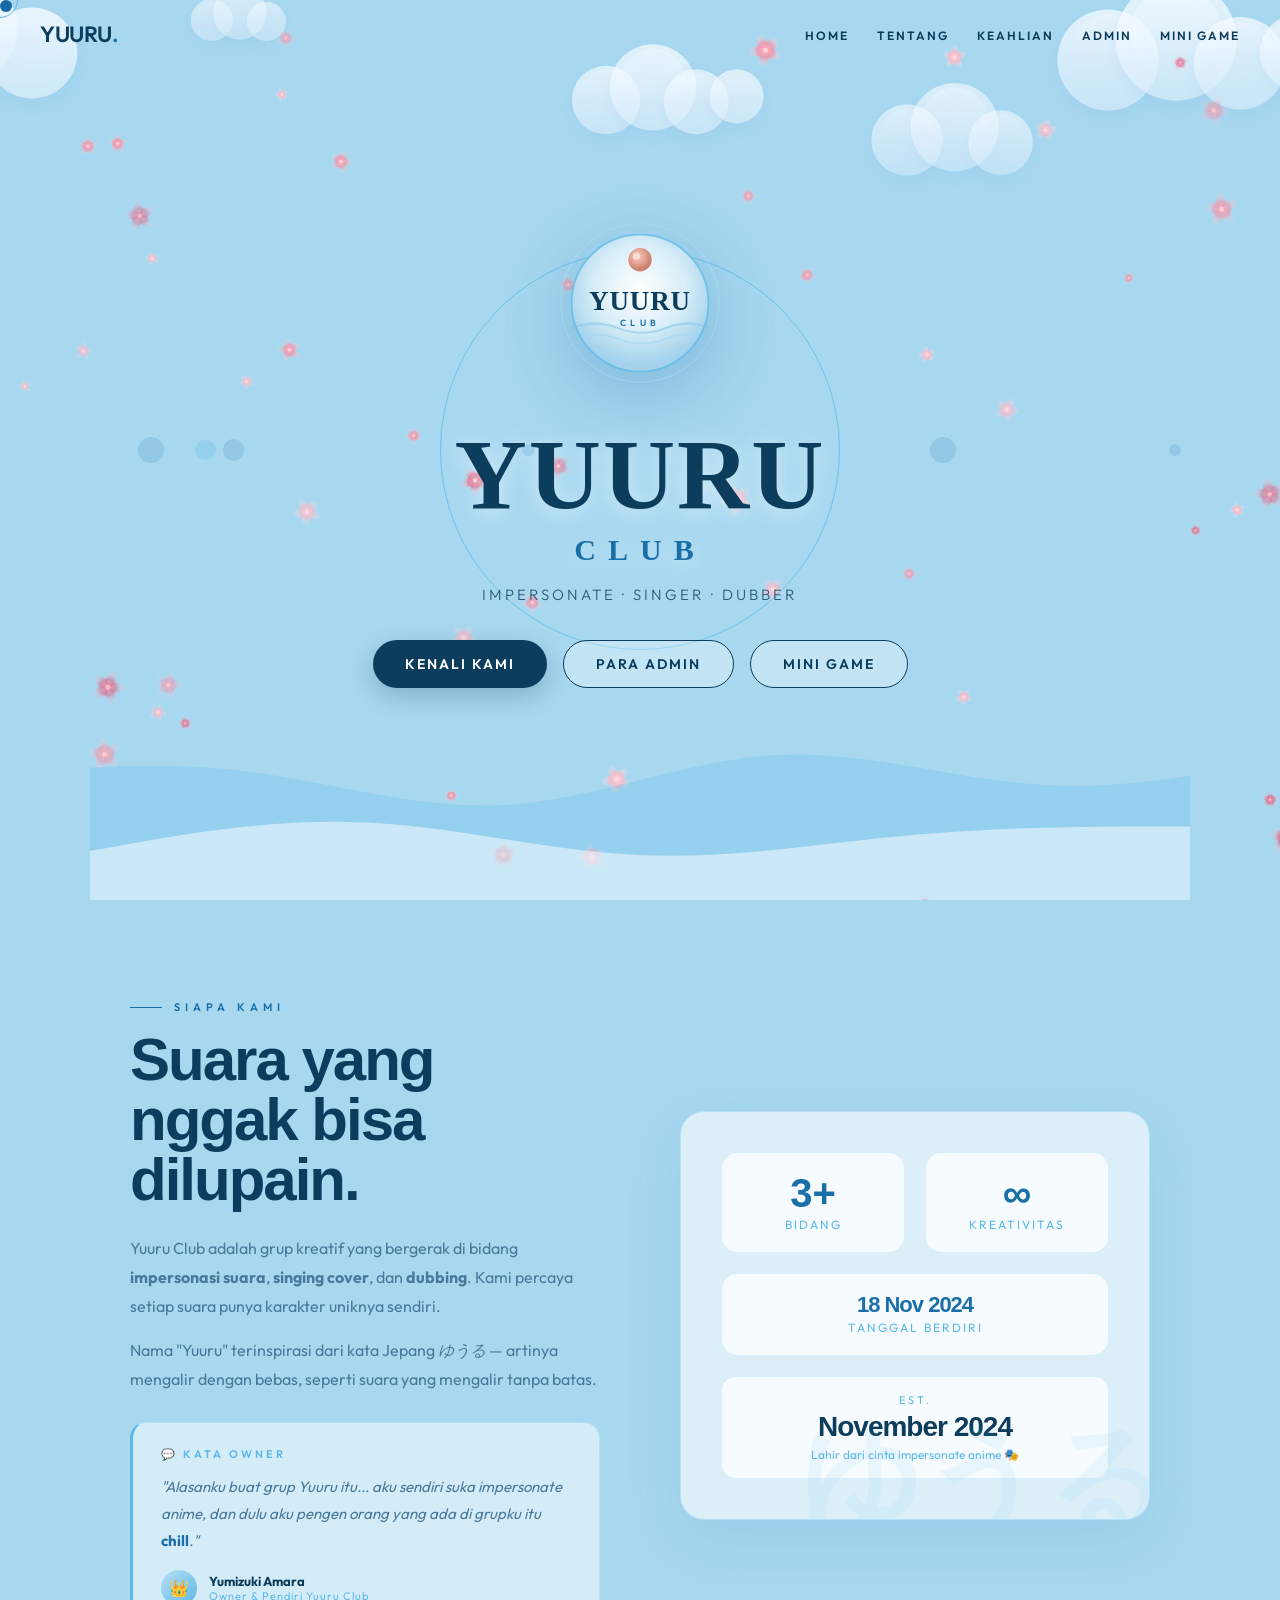
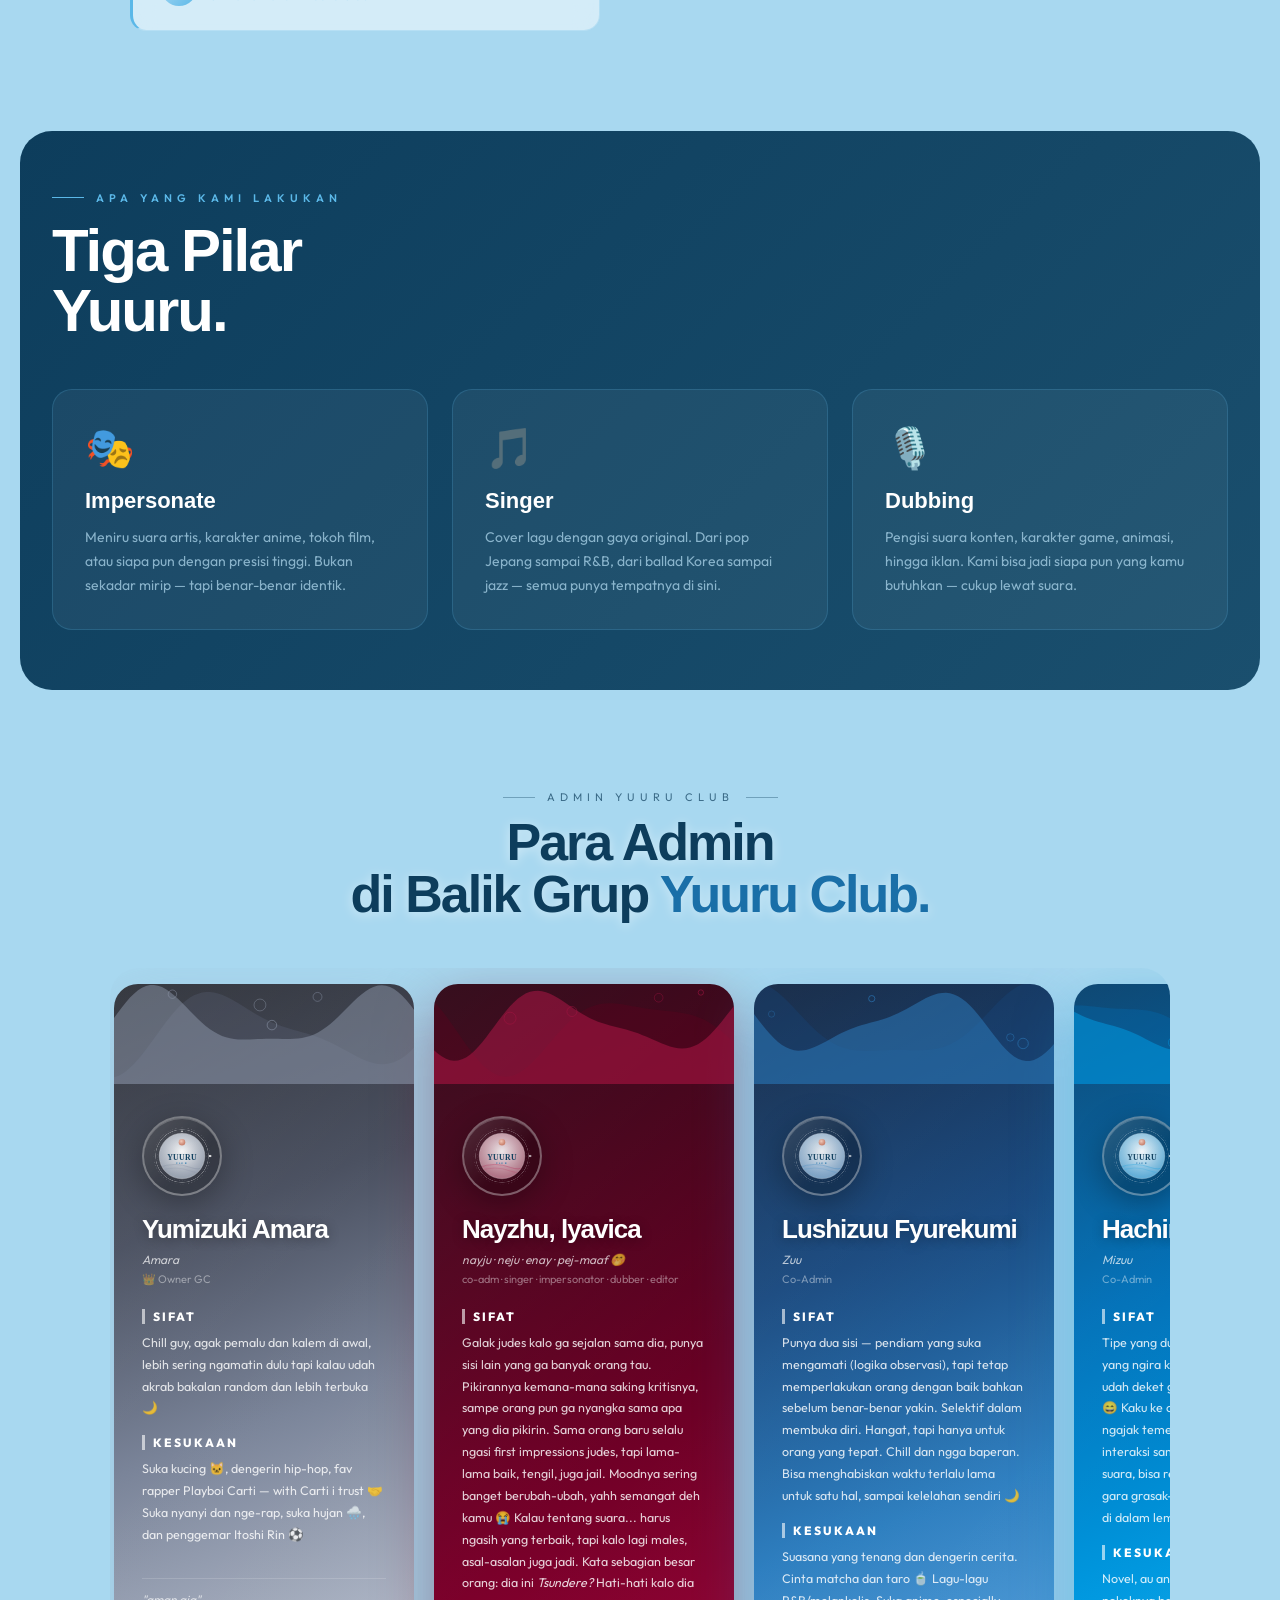
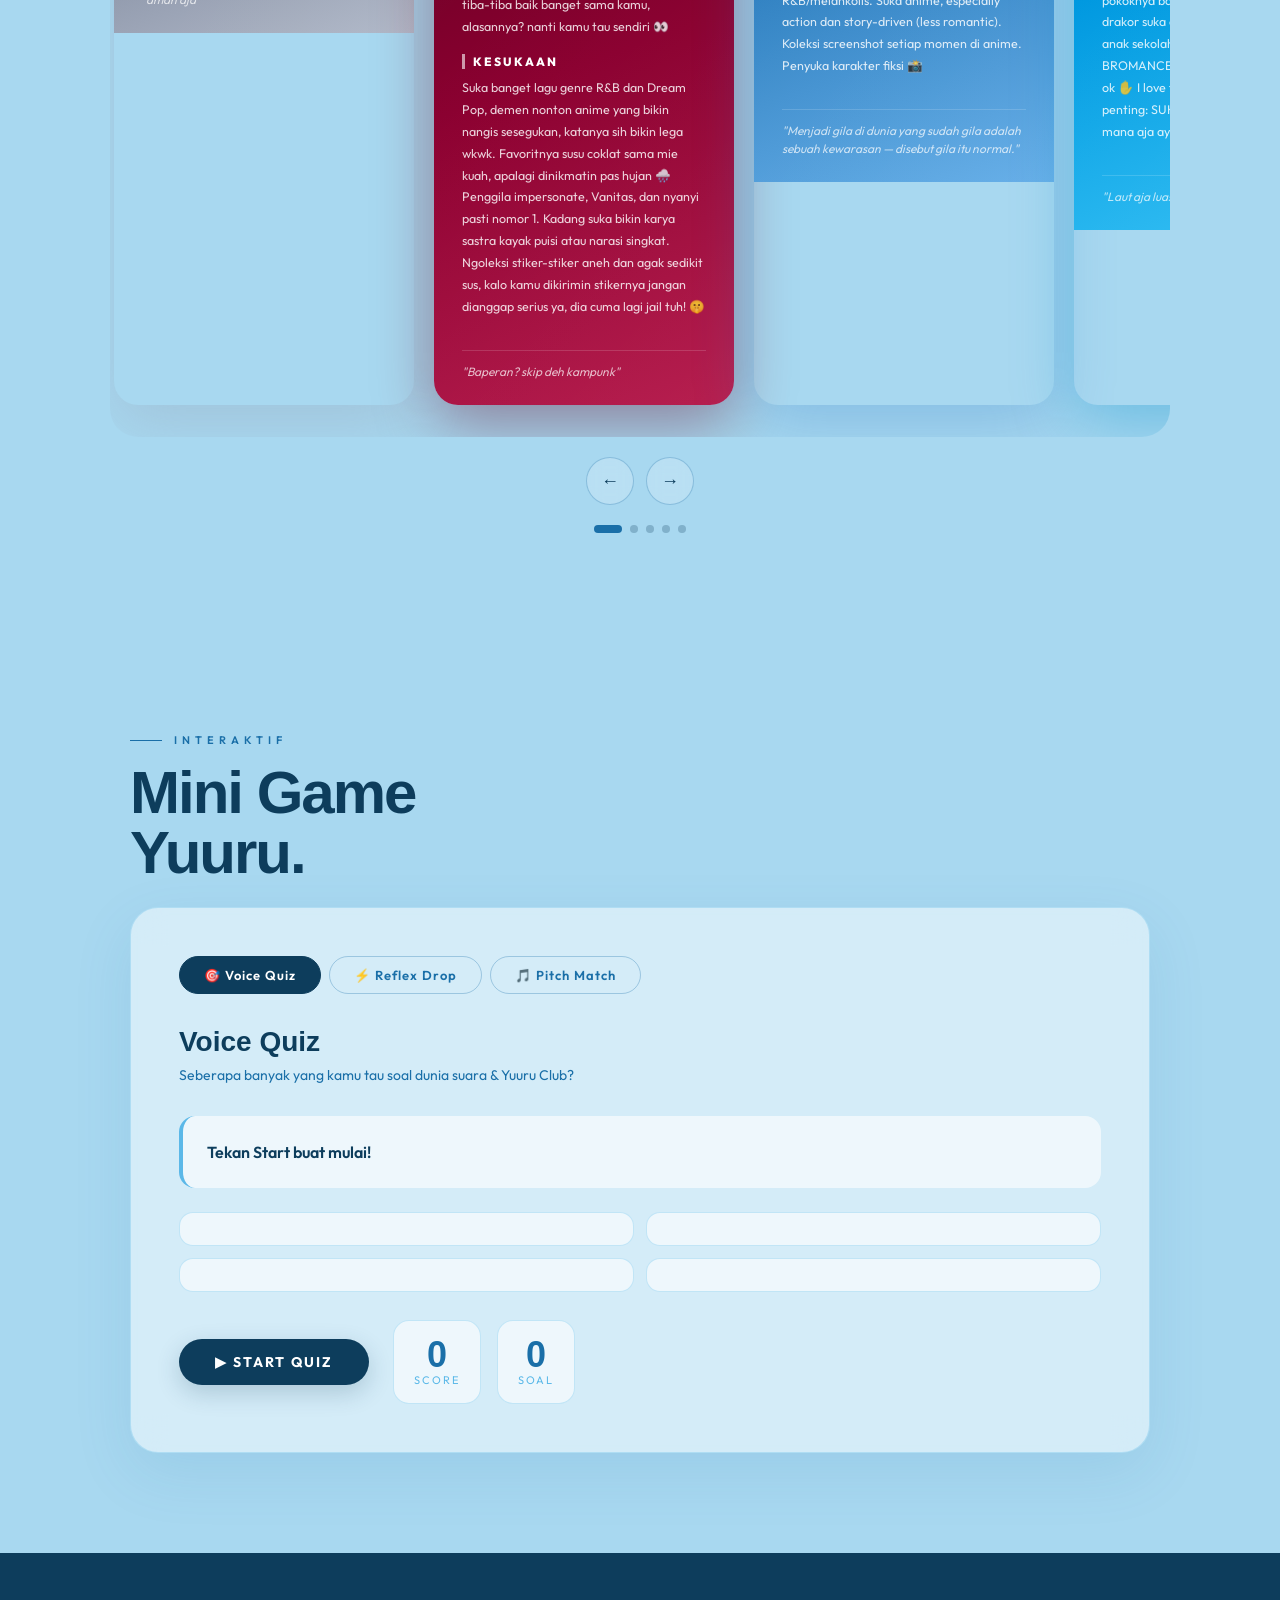
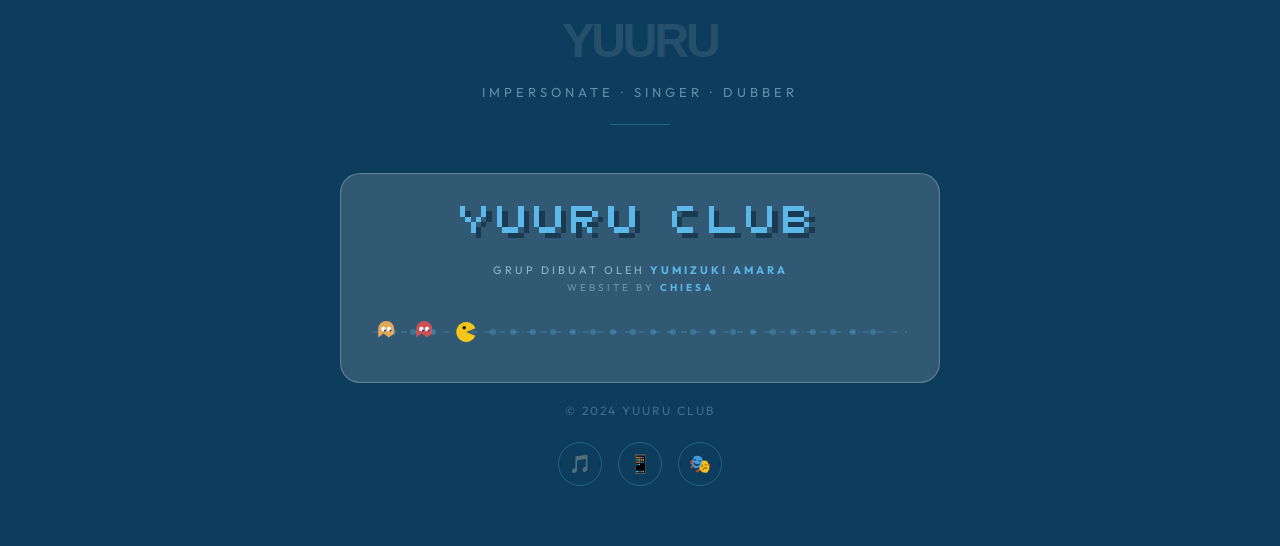
<file: yc.html>
<!DOCTYPE html>
<html lang="id">
<head>
<meta charset="UTF-8">
<meta name="viewport" content="width=device-width, initial-scale=1.0, maximum-scale=1.0, user-scalable=no, viewport-fit=cover">
<meta name="apple-mobile-web-app-capable" content="yes">
<title>YUURU CLUB</title>
<link href="https://fonts.googleapis.com/css2?family=Playfair+Display:ital,wght@1,900&family=Outfit:wght@300;400;500;600;800&family=Press+Start+2P&display=swap" rel="stylesheet">
<style>
:root {
  --ocean: #1a6fa8;
  --sky: #5bb8e8;
  --mist: #b8dff5;
  --foam: #e8f6fd;
  --deep: #0d3d5c;
  --blush: #e8a090;
  --pearl: #f5f9fd;
}

* { margin:0; padding:0; box-sizing:border-box; -webkit-tap-highlight-color:transparent; }
html { width:100%; overflow-x:hidden; }

body {
  font-family:'Outfit',sans-serif;
  background: #a8d8f0;
  color: var(--deep);
  overflow-x: hidden;
  -webkit-overflow-scrolling: touch;
}

/* BG Canvas - fixed behind everything */
#bgCanvas {
  position: fixed; inset: 0;
  width: 100%; height: 100%;
  pointer-events: none;
  z-index: 0;
}

/* Scrollbar */
::-webkit-scrollbar { width: 4px; }
::-webkit-scrollbar-track { background: rgba(255,255,255,0.2); }
::-webkit-scrollbar-thumb { background: var(--sky); border-radius: 2px; }

/* ─── CURSOR ─── */
.cursor { width:12px;height:12px;background:var(--ocean);border-radius:50%;position:fixed;pointer-events:none;z-index:9999;transition:transform 0.15s ease;mix-blend-mode:multiply; }
.cursor-ring { width:36px;height:36px;border:1.5px solid var(--sky);border-radius:50%;position:fixed;pointer-events:none;z-index:9998;transition:all 0.3s cubic-bezier(0.23,1,0.32,1); }

/* ─── NAV ─── */
nav {
  position: fixed; top:0; left:0; right:0; z-index:1000;
  padding: 20px 40px;
  display: flex; align-items:center; justify-content:space-between;
  transition: all 0.4s ease;
}
nav.scrolled {
  background: rgba(168,216,240,0.9);
  backdrop-filter: blur(16px);
  padding: 14px 40px;
  box-shadow: 0 2px 20px rgba(26,111,168,0.15);
}
.nav-brand { font-family:'Outfit',sans-serif;font-weight:600;font-size:22px;font-style:normal;color:var(--deep);letter-spacing:-0.5px; }
.nav-brand span { color:var(--ocean); }
.nav-links { display:flex;gap:28px;list-style:none; }
.nav-links a { color:var(--deep);text-decoration:none;font-size:12px;font-weight:600;letter-spacing:2px;text-transform:uppercase;cursor:none;position:relative;transition:color 0.2s; }
.nav-links a::after { content:'';position:absolute;bottom:-4px;left:0;right:0;height:1px;background:var(--deep);transform:scaleX(0);transition:transform 0.3s; }
.nav-links a:hover::after { transform:scaleX(1); }
@media(max-width:768px){.nav-links{display:none;}nav{padding:16px 24px;}}

/* ─── HERO ─── */
#hero {
  min-height: 100vh;
  position: relative;
  display: flex; align-items:center; justify-content:center;
  overflow: hidden;
}

.wave-bg {
  position:absolute;bottom:0;left:0;right:0;height:300px;
  background:url("data:image/svg+xml,%3Csvg xmlns='http://www.w3.org/2000/svg' viewBox='0 0 1440 320'%3E%3Cpath fill='%235bb8e8' fill-opacity='0.25' d='M0,192L48,186.7C96,181,192,171,288,181.3C384,192,480,224,576,218.7C672,213,768,171,864,165.3C960,160,1056,192,1152,197.3C1248,203,1344,181,1392,170.7L1440,160L1440,320L1392,320C1344,320,1248,320,1152,320C1056,320,960,320,864,320C768,320,672,320,576,320C480,320,384,320,288,320C192,320,96,320,48,320L0,320Z'%3E%3C/path%3E%3C/svg%3E") no-repeat bottom;
  background-size:cover;animation:waveDrift 6s ease-in-out infinite alternate;
}
.wave-bg2 {
  position:absolute;bottom:0;left:0;right:0;height:200px;
  background:url("data:image/svg+xml,%3Csvg xmlns='http://www.w3.org/2000/svg' viewBox='0 0 1440 320'%3E%3Cpath fill='rgba(255,255,255,0.5)' d='M0,256L60,245.3C120,235,240,213,360,218.7C480,224,600,256,720,261.3C840,267,960,245,1080,234.7C1200,224,1320,224,1380,224L1440,224L1440,320L1380,320C1320,320,1200,320,1080,320C960,320,840,320,720,320C600,320,480,320,360,320C240,320,120,320,60,320L0,320Z'%3E%3C/path%3E%3C/svg%3E") no-repeat bottom;
  background-size:cover;animation:waveDrift2 8s ease-in-out infinite alternate;
}
@keyframes waveDrift{from{transform:translateX(-20px)}to{transform:translateX(20px)}}
@keyframes waveDrift2{from{transform:translateX(10px)}to{transform:translateX(-30px)}}

.ripple-ring { position:absolute;border-radius:50%;border:1px solid rgba(91,184,232,0.3);animation:rippleExpand 4s ease-out infinite;pointer-events:none; }
@keyframes rippleExpand{0%{transform:scale(0.5);opacity:0.8}100%{transform:scale(2.5);opacity:0}}

.hero-content { position:relative;z-index:10;text-align:center;animation:heroIn 1s ease both; }
@keyframes heroIn{from{opacity:0;transform:translateY(40px)}to{opacity:1;transform:translateY(0)}}

.logo-circle { width:180px;height:180px;margin:0 auto 32px;position:relative;animation:logoFloat 4s ease-in-out infinite;filter:drop-shadow(0 20px 40px rgba(26,111,168,0.35)); }
@keyframes logoFloat{0%,100%{transform:translateY(0)}50%{transform:translateY(-12px)}}

.hero-title { font-family:'Georgia',serif;font-size:clamp(56px,11vw,100px);font-weight:900;font-style:normal;color:var(--deep);letter-spacing:2px;line-height:1;text-shadow:0 4px 20px rgba(255,255,255,0.5); }
.hero-title .club { font-family:'Georgia',serif;font-size:clamp(18px,3.5vw,30px);letter-spacing:12px;color:var(--ocean);font-weight:700;font-style:normal;display:block;margin-top:10px; }
.hero-tagline { font-size:15px;font-weight:300;color:var(--deep);letter-spacing:3px;margin:20px 0 36px;text-transform:uppercase;opacity:0.8; }
.hero-btns { display:flex;gap:16px;justify-content:center;flex-wrap:wrap; }

.btn-primary { padding:14px 32px;background:var(--deep);color:#fff;border:none;border-radius:100px;font-family:'Outfit',sans-serif;font-size:14px;font-weight:600;letter-spacing:2px;text-transform:uppercase;cursor:none;transition:all 0.3s;box-shadow:0 8px 24px rgba(13,61,92,0.25); }
.btn-primary:hover { transform:translateY(-3px);box-shadow:0 16px 40px rgba(13,61,92,0.3);background:var(--ocean); }
.btn-outline { padding:14px 32px;background:rgba(255,255,255,0.3);color:var(--deep);border:1.5px solid var(--deep);border-radius:100px;font-family:'Outfit',sans-serif;font-size:14px;font-weight:600;letter-spacing:2px;text-transform:uppercase;cursor:none;transition:all 0.3s; }
.btn-outline:hover { background:var(--deep);color:#fff;transform:translateY(-3px); }

.scroll-hint { position:absolute;bottom:32px;left:50%;transform:translateX(-50%);display:flex;flex-direction:column;align-items:center;gap:8px;color:var(--deep);font-size:11px;letter-spacing:3px;text-transform:uppercase;opacity:0.6;animation:bounce 2s ease-in-out infinite; }
.scroll-hint::after { content:'';width:1px;height:40px;background:linear-gradient(to bottom,var(--deep),transparent);display:block; }
@keyframes bounce{0%,100%{transform:translateX(-50%) translateY(0)}50%{transform:translateX(-50%) translateY(8px)}}

/* ─── SECTIONS ─── */
section { padding:100px 40px;max-width:1100px;margin:0 auto;position:relative;z-index:2; }

.section-label { font-size:11px;letter-spacing:5px;text-transform:uppercase;color:var(--ocean);font-weight:600;margin-bottom:16px;display:flex;align-items:center;gap:12px; }
.section-label::before { content:'';width:32px;height:1px;background:var(--ocean); }
.section-title { font-family:'Zen Kaku Gothic New',sans-serif;font-size:clamp(36px,6vw,60px);font-weight:900;color:var(--deep);letter-spacing:-2px;line-height:1;margin-bottom:24px; }

/* fade up */
.fade-up { opacity:0;transform:translateY(30px);transition:opacity 0.7s ease,transform 0.7s ease; }
.fade-up.visible { opacity:1;transform:translateY(0); }

/* ─── ABOUT ─── */
#about { display:grid;grid-template-columns:1fr 1fr;gap:80px;align-items:center; }
.about-text p { font-size:16px;line-height:1.8;color:#4a7a9b;margin-bottom:16px; }
.about-card { background:rgba(255,255,255,0.6);backdrop-filter:blur(12px);border-radius:24px;padding:40px;border:1px solid rgba(91,184,232,0.3);box-shadow:0 20px 60px rgba(26,111,168,0.1);position:relative;overflow:hidden; }
.about-card::before { content:'ゆうる';position:absolute;right:-20px;bottom:-20px;font-family:'Zen Kaku Gothic New',sans-serif;font-size:120px;font-weight:900;color:rgba(91,184,232,0.08);line-height:1; }
.stat-grid { display:grid;grid-template-columns:1fr 1fr;gap:20px; }
.stat-item { text-align:center;padding:20px;background:rgba(255,255,255,0.7);border-radius:16px;border:1px solid rgba(91,184,232,0.2);transition:transform 0.3s; }
.stat-item:hover { transform:translateY(-4px); }
.stat-num { font-family:'Zen Kaku Gothic New',sans-serif;font-size:40px;font-weight:900;color:var(--ocean);line-height:1; }
.stat-label { font-size:12px;color:var(--sky);letter-spacing:2px;text-transform:uppercase;margin-top:4px; }

/* ─── SKILLS ─── */
#skills { background:linear-gradient(135deg,var(--deep) 0%,#1a4f6e 100%);border-radius:32px;margin:0 20px;padding:60px 32px;overflow:hidden;max-width:none;position:relative;z-index:2; }
#skills .section-label { color:var(--sky); }
#skills .section-label::before { background:var(--sky); }
#skills .section-title { color:#fff; }
.skills-grid { display:grid;grid-template-columns:repeat(3,1fr);gap:24px;margin-top:48px; }
@media(max-width:900px){.skills-grid{grid-template-columns:1fr;}}
.skill-card { background:rgba(255,255,255,0.05);border:1px solid rgba(91,184,232,0.2);border-radius:20px;padding:32px;transition:all 0.3s;position:relative;overflow:hidden; }
.skill-card::before { content:'';position:absolute;top:0;left:0;right:0;height:2px;background:linear-gradient(90deg,transparent,var(--sky),transparent);transform:translateX(-100%);transition:transform 0.4s; }
.skill-card:hover { background:rgba(255,255,255,0.08);transform:translateY(-6px);border-color:rgba(91,184,232,0.5); }
.skill-card:hover::before { transform:translateX(0); }
.skill-icon { font-size:40px;margin-bottom:16px; }
.skill-name { font-family:'Zen Kaku Gothic New',sans-serif;font-size:22px;font-weight:900;color:#fff;margin-bottom:12px; }
.skill-desc { font-size:14px;color:rgba(184,223,245,0.7);line-height:1.7; }

/* ─── ADMIN CARDS SECTION ─── */
#admin-section { padding:100px 0;position:relative;z-index:2; }
.admin-header { text-align:center;margin-bottom:48px;padding:0 40px; }
.admin-header .label { font-size:11px;letter-spacing:5px;text-transform:uppercase;color:var(--deep);margin-bottom:12px;display:flex;align-items:center;justify-content:center;gap:12px;opacity:0.7; }
.admin-header .label::before,.admin-header .label::after { content:'';width:32px;height:1px;background:var(--deep);opacity:0.5; }
.admin-header h2 { font-family:'Zen Kaku Gothic New',sans-serif;font-size:clamp(32px,6vw,52px);font-weight:900;color:var(--deep);letter-spacing:-2px;line-height:1;text-shadow:0 2px 12px rgba(255,255,255,0.5); }
.admin-header h2 span { color:var(--ocean); }

/* Slider */
.slider-wrapper { width:100%;max-width:1100px;margin:0 auto;position:relative;overflow:hidden;padding:0 20px; }
.slider-track-outer { overflow:hidden;border-radius:28px;padding:8px 0 24px; }
.slider-track { display:flex;gap:20px;transition:transform 0.5s cubic-bezier(0.23,1,0.32,1);will-change:transform;padding:8px 4px; }

/* Admin Card */
.admin-card { flex:0 0 min(300px,85vw);border-radius:24px;overflow:hidden;position:relative;cursor:pointer;transition:transform 0.4s cubic-bezier(0.23,1,0.32,1),box-shadow 0.4s;user-select:none; }
.admin-card:hover { transform:translateY(-10px) scale(1.02); }
.card-inner { position:relative;padding:0;height:auto;display:flex;flex-direction:column;overflow:hidden; }
.card-bg { position:absolute;inset:0;z-index:0; }
.card-shimmer { position:absolute;inset:0;background:linear-gradient(135deg,rgba(255,255,255,0.06) 0%,transparent 50%,rgba(255,255,255,0.03) 100%);pointer-events:none;z-index:1; }
.ocean-canvas { display:block;width:100%;height:100px;position:relative;z-index:5;margin-top:auto;pointer-events:none; }
.card-content { position:relative;z-index:10;padding:32px 28px 16px;flex:1;display:flex;flex-direction:column; }
.avatar-ring { width:80px;height:80px;border-radius:50%;border:2px solid rgba(255,255,255,0.35);display:flex;align-items:center;justify-content:center;margin-bottom:20px;background:rgba(0,0,0,0.25);backdrop-filter:blur(12px);box-shadow:0 8px 32px rgba(0,0,0,0.3),inset 0 1px 0 rgba(255,255,255,0.2);transition:transform 0.35s cubic-bezier(0.23,1,0.32,1);position:relative;overflow:hidden; }
.avatar-ring::before { content:'';position:absolute;inset:0;border-radius:50%;background:linear-gradient(135deg,rgba(255,255,255,0.15) 0%,transparent 60%); }
.admin-card:hover .avatar-ring { transform:scale(1.12) rotate(4deg); }
.card-name { font-family:'Zen Kaku Gothic New',sans-serif;font-size:26px;font-weight:900;color:#fff;letter-spacing:-1px;line-height:1;margin-bottom:8px;text-shadow:0 2px 12px rgba(0,0,0,0.3); }
.card-quote { position:relative;z-index:10;margin:0 28px 24px;font-size:12px;font-style:italic;color:rgba(255,255,255,0.7);line-height:1.5;padding-top:12px;border-top:1px solid rgba(255,255,255,0.15); }

/* Logo spin */
.logo-spin-outer { animation:spinOuter 8s linear infinite;transform-origin:100px 100px;transform-box:fill-box;will-change:transform; }
.logo-spin-inner { animation:spinInner 8s linear infinite;transform-origin:100px 100px;transform-box:fill-box;will-change:transform; }
.admin-card:hover .logo-spin-outer { animation-duration:2s; }
.admin-card:hover .logo-spin-inner { animation-duration:2s; }
@keyframes spinOuter{from{transform:rotate(0deg)}to{transform:rotate(360deg)}}
@keyframes spinInner{from{transform:rotate(0deg)}to{transform:rotate(-360deg)}}

/* Slider controls */
.slider-arrows { display:flex;gap:12px;justify-content:center;margin-top:20px; }
.arrow-btn { width:48px;height:48px;border-radius:50%;background:rgba(255,255,255,0.2);border:1px solid rgba(26,111,168,0.3);color:var(--deep);font-size:18px;cursor:pointer;transition:all 0.2s;display:flex;align-items:center;justify-content:center;backdrop-filter:blur(8px); }
.arrow-btn:hover { background:rgba(255,255,255,0.35);transform:scale(1.1); }
.slider-dots { display:flex;gap:8px;justify-content:center;margin-top:20px; }
.dot { width:8px;height:8px;border-radius:100px;background:rgba(13,61,92,0.25);cursor:pointer;transition:all 0.3s;border:none; }
.dot.active { width:28px;background:var(--ocean); }

/* ─── GAME ─── */
#game { position:relative;z-index:2; }
.game-container { background:rgba(255,255,255,0.5);backdrop-filter:blur(16px);border-radius:28px;padding:48px;border:1px solid rgba(91,184,232,0.3);box-shadow:0 20px 60px rgba(26,111,168,0.1); }
.game-title { font-family:'Zen Kaku Gothic New',sans-serif;font-size:28px;font-weight:900;color:var(--deep);margin-bottom:8px; }
.game-subtitle { font-size:14px;color:var(--ocean);margin-bottom:32px; }
.game-tabs { display:flex;gap:8px;margin-bottom:32px;flex-wrap:wrap; }
.tab-btn { padding:10px 24px;background:transparent;border:1.5px solid rgba(26,111,168,0.3);border-radius:100px;font-family:'Outfit',sans-serif;font-size:13px;font-weight:600;letter-spacing:1px;color:var(--ocean);cursor:pointer;transition:all 0.2s; }
.tab-btn.active { background:var(--deep);color:#fff;border-color:var(--deep); }
.tab-btn:hover:not(.active) { border-color:var(--ocean); }
.quiz-question { font-size:16px;font-weight:600;color:var(--deep);margin-bottom:24px;line-height:1.5;background:rgba(255,255,255,0.6);border-radius:16px;padding:24px;border-left:4px solid var(--sky); }
.quiz-options { display:grid;grid-template-columns:1fr 1fr;gap:12px; }
@media(max-width:600px){.quiz-options{grid-template-columns:1fr;}}
.quiz-opt { padding:16px 20px;background:rgba(255,255,255,0.6);border:1.5px solid rgba(91,184,232,0.3);border-radius:14px;font-family:'Outfit',sans-serif;font-size:14px;font-weight:500;color:var(--deep);cursor:pointer;transition:all 0.2s;text-align:left; }
.quiz-opt:hover:not(:disabled) { background:rgba(91,184,232,0.15);border-color:var(--sky);transform:translateY(-2px); }
.quiz-opt.correct { background:rgba(46,204,113,0.15);border-color:#2ecc71;color:#27ae60; }
.quiz-opt.wrong { background:rgba(232,160,144,0.15);border-color:#e8a090;color:#c0392b; }
.quiz-opt:disabled { cursor:not-allowed; }
.game-score-display { display:flex;gap:16px;align-items:center; }
.score-box { text-align:center;background:rgba(255,255,255,0.6);border-radius:16px;padding:16px 20px;border:1px solid rgba(91,184,232,0.3); }
.score-num { font-family:'Zen Kaku Gothic New',sans-serif;font-size:36px;font-weight:900;color:var(--ocean);line-height:1; }
.score-label { font-size:11px;color:var(--sky);letter-spacing:2px;text-transform:uppercase; }
.game-result { font-family:'Zen Kaku Gothic New',sans-serif;font-size:20px;font-weight:700;color:var(--ocean);min-height:32px; }
.game-result.success { color:#2ecc71; }
.game-result.fail { color:#e8a090; }
.game-btn { padding:14px 36px;background:var(--deep);color:#fff;border:none;border-radius:100px;font-family:'Outfit',sans-serif;font-size:14px;font-weight:700;letter-spacing:2px;text-transform:uppercase;cursor:pointer;transition:all 0.3s;box-shadow:0 8px 24px rgba(13,61,92,0.2); }
.game-btn:hover { transform:translateY(-3px);background:var(--ocean); }
.game-btn:disabled { opacity:0.5;transform:none; }

/* Pitch game */
.pitch-game { display:flex;flex-direction:column;align-items:center;gap:24px; }
.pitch-display { width:100%;max-width:500px;background:var(--deep);border-radius:20px;padding:40px;text-align:center;position:relative;overflow:hidden; }
.pitch-display::before { content:'';position:absolute;inset:0;background:radial-gradient(circle at 50% 50%,rgba(91,184,232,0.15),transparent 70%); }
.pitch-wave { display:flex;align-items:center;justify-content:center;gap:3px;height:60px;margin-bottom:20px; }
.pitch-bar { width:4px;background:var(--sky);border-radius:2px;animation:pitchAnim 0.6s ease-in-out infinite alternate; }
.pitch-bar:nth-child(even){animation-delay:0.15s}.pitch-bar:nth-child(3n){animation-delay:0.3s}
@keyframes pitchAnim{from{height:8px}to{height:40px}}
.pitch-bar.idle{animation:none;height:8px}
.pitch-target { font-family:'Zen Kaku Gothic New',sans-serif;font-size:48px;font-weight:900;color:#fff;letter-spacing:-2px; }
.pitch-target small{display:block;font-size:14px;color:var(--mist);font-weight:300;letter-spacing:3px}

/* ─── FOOTER ─── */
footer { background:var(--deep);padding:60px 40px;text-align:center;position:relative;z-index:2; }
.footer-brand { font-family:'Zen Kaku Gothic New',sans-serif;font-size:48px;font-weight:900;color:rgba(255,255,255,0.1);letter-spacing:-3px;margin-bottom:16px; }
.footer-tagline { color:rgba(184,223,245,0.5);font-size:13px;letter-spacing:4px;text-transform:uppercase; }
.footer-divider { width:60px;height:1px;background:rgba(91,184,232,0.3);margin:24px auto; }
.social-links { display:flex;gap:16px;justify-content:center;margin-top:24px; }
.social-link { width:44px;height:44px;border-radius:50%;border:1px solid rgba(91,184,232,0.3);display:flex;align-items:center;justify-content:center;font-size:18px;text-decoration:none;color:var(--sky);cursor:none;transition:all 0.3s; }
.social-link:hover { background:rgba(91,184,232,0.1);transform:translateY(-3px); }

/* Footer card (yuuru pixel + pacman) */
.footer-card { background:rgba(255,255,255,0.15);backdrop-filter:blur(12px);border:1px solid rgba(255,255,255,0.25);border-radius:20px;padding:32px;max-width:600px;margin:48px auto 20px;text-align:center; }

/* orbs in hero */
.orb { position:absolute;border-radius:50%;animation:floatOrb linear infinite;pointer-events:none; }
@keyframes floatOrb{0%{transform:translateY(100vh) scale(0);opacity:0}10%{opacity:0.4}90%{opacity:0.4}100%{transform:translateY(-200px) scale(1.2);opacity:0}}

@media(max-width:768px){
  #about{grid-template-columns:1fr;}
  section{padding:60px 24px;}
  .game-container{padding:28px 20px;}
}
</style>
</head>
<body>

<canvas id="bgCanvas"></canvas>
<div class="cursor" id="cursor"></div>
<div class="cursor-ring" id="cursorRing"></div>

<!-- NAV -->
<nav id="navbar">
  <div class="nav-brand">YUURU<span>.</span></div>
  <ul class="nav-links">
    <li><a href="#" onclick="smooth(event,'hero')">Home</a></li>
    <li><a href="#" onclick="smooth(event,'about')">Tentang</a></li>
    <li><a href="#" onclick="smooth(event,'skills')">Keahlian</a></li>
    <li><a href="#" onclick="smooth(event,'admin-section')">Admin</a></li>
    <li><a href="#" onclick="smooth(event,'game')">Mini Game</a></li>
  </ul>
</nav>

<!-- HERO -->
<section id="hero">
  <div class="wave-bg"></div>
  <div class="wave-bg2"></div>
  <div class="ripple-ring" style="width:400px;height:400px;top:50%;left:50%;transform:translate(-50%,-50%);animation-duration:4s;"></div>
  <div class="ripple-ring" style="width:400px;height:400px;top:50%;left:50%;transform:translate(-50%,-50%);animation-duration:4s;animation-delay:1.3s;"></div>
  <div class="ripple-ring" style="width:400px;height:400px;top:50%;left:50%;transform:translate(-50%,-50%);animation-duration:4s;animation-delay:2.6s;"></div>

  <div class="hero-content">
    <div class="logo-circle">
      <svg viewBox="0 0 200 200" xmlns="http://www.w3.org/2000/svg" width="180" height="180">
        <defs>
          <radialGradient id="bgGrad" cx="50%" cy="40%" r="55%"><stop offset="0%" stop-color="#ffffff"/><stop offset="60%" stop-color="#d8eef8"/><stop offset="100%" stop-color="#a8d4ee"/></radialGradient>
          <radialGradient id="orbGrad" cx="40%" cy="35%" r="55%"><stop offset="0%" stop-color="#f5c4b0"/><stop offset="50%" stop-color="#e8a090"/><stop offset="100%" stop-color="#c87860"/></radialGradient>
          <clipPath id="circleClip"><circle cx="100" cy="100" r="76"/></clipPath>
        </defs>
        <circle cx="100" cy="100" r="97" fill="none" stroke="#9ecfe8" stroke-width="1.5" stroke-dasharray="4 3" opacity="0.6"/>
        <circle cx="100" cy="100" r="88" fill="none" stroke="#b8dff5" stroke-width="1" opacity="0.5"/>
        <circle cx="100" cy="100" r="76" fill="url(#bgGrad)"/>
        <g clip-path="url(#circleClip)" opacity="0.55">
          <path d="M24,128 Q50,118 76,128 Q102,138 128,128 Q154,118 176,128" fill="none" stroke="#7ec5ea" stroke-width="2.5" stroke-linecap="round"/>
          <path d="M24,140 Q50,130 76,140 Q102,150 128,140 Q154,130 176,140" fill="none" stroke="#9ed5ee" stroke-width="2" stroke-linecap="round"/>
          <path d="M24,128 Q50,118 76,128 Q102,138 128,128 Q154,118 176,128 L176,180 L24,180 Z" fill="#7ec5ea" fill-opacity="0.12"/>
        </g>
        <circle cx="100" cy="52" r="13" fill="url(#orbGrad)" opacity="0.9"/>
        <circle cx="96" cy="48" r="4" fill="rgba(255,255,255,0.5)"/>
        <text x="100" y="108" text-anchor="middle" font-family="'Zen Kaku Gothic New',Georgia,serif" font-size="30" font-weight="900" fill="#0d3d5c" letter-spacing="1">YUURU</text>
        <text x="100" y="126" text-anchor="middle" font-family="'Outfit',Arial,sans-serif" font-size="10" font-weight="600" fill="#1a6fa8" letter-spacing="5">CLUB</text>
        <circle cx="100" cy="100" r="76" fill="none" stroke="#5bb8e8" stroke-width="2" opacity="0.7"/>
      </svg>
    </div>
    <h1 class="hero-title">YUURU<span class="club">CLUB</span></h1>
    <p class="hero-tagline">Impersonate · Singer · Dubber</p>
    <div class="hero-btns">
      <button class="btn-primary" onclick="smooth(event,'about')">Kenali Kami</button>
      <button class="btn-outline" onclick="smooth(event,'admin-section')">Para Admin</button>
      <button class="btn-outline" onclick="smooth(event,'game')">Mini Game</button>
    </div>
  </div>
</section>

<!-- ABOUT -->
<section id="about">
  <div class="about-text fade-up">
    <div class="section-label">Siapa Kami</div>
    <h2 class="section-title">Suara yang<br>nggak bisa<br>dilupain.</h2>
    <p>Yuuru Club adalah grup kreatif yang bergerak di bidang <strong>impersonasi suara</strong>, <strong>singing cover</strong>, dan <strong>dubbing</strong>. Kami percaya setiap suara punya karakter uniknya sendiri.</p>
    <p>Nama "Yuuru" terinspirasi dari kata Jepang <em>ゆうる</em> — artinya mengalir dengan bebas, seperti suara yang mengalir tanpa batas.</p>
    <div style="margin-top:28px;background:rgba(255,255,255,0.5);backdrop-filter:blur(12px);border:1px solid rgba(91,184,232,0.25);border-left:3px solid var(--sky);border-radius:16px;padding:24px 28px;">
      <div style="font-size:11px;letter-spacing:3px;text-transform:uppercase;color:var(--sky);margin-bottom:12px;font-weight:600">💬 Kata Owner</div>
      <p style="font-size:15px;line-height:1.8;color:#4a7a9b;font-style:italic;margin:0">"Alasanku buat grup Yuuru itu... aku sendiri suka impersonate anime, dan dulu aku pengen orang yang ada di grupku itu <strong style="color:var(--ocean);font-style:normal">chill</strong>."</p>
      <div style="margin-top:16px;display:flex;align-items:center;gap:12px;">
        <div style="width:36px;height:36px;border-radius:50%;background:linear-gradient(135deg,var(--mist),var(--sky));display:flex;align-items:center;justify-content:center;font-size:16px">👑</div>
        <div><div style="font-size:13px;font-weight:700;color:var(--deep)">Yumizuki Amara</div><div style="font-size:11px;color:var(--sky);letter-spacing:1px">Owner & Pendiri Yuuru Club</div></div>
      </div>
    </div>
  </div>
  <div class="about-visual fade-up" style="animation-delay:0.2s">
    <div class="about-card">
      <div class="stat-grid">
        <div class="stat-item"><div class="stat-num">3+</div><div class="stat-label">Bidang</div></div>
        <div class="stat-item"><div class="stat-num">∞</div><div class="stat-label">Kreativitas</div></div>
        <div class="stat-item" style="grid-column:1/-1"><div class="stat-num" style="font-size:22px;letter-spacing:-1px">18 Nov 2024</div><div class="stat-label">Tanggal Berdiri</div></div>
      </div>
      <div style="margin-top:20px;background:rgba(255,255,255,0.7);border-radius:14px;padding:16px 20px;border:1px solid rgba(91,184,232,0.2);text-align:center;">
        <div style="font-size:11px;letter-spacing:3px;text-transform:uppercase;color:var(--sky);margin-bottom:4px">Est.</div>
        <div style="font-family:'Zen Kaku Gothic New',sans-serif;font-size:28px;font-weight:900;color:var(--deep);letter-spacing:-1px">November 2024</div>
        <div style="font-size:12px;color:var(--sky);margin-top:4px">Lahir dari cinta impersonate anime 🎭</div>
      </div>
    </div>
  </div>
</section>

<!-- SKILLS -->
<div id="skills" style="border-radius:32px;margin:0 20px;padding:60px 32px;overflow:hidden;position:relative;z-index:2;background:linear-gradient(135deg,var(--deep) 0%,#1a4f6e 100%);">
  <div class="section-label" style="color:var(--sky)">Apa yang Kami Lakukan</div>
  <h2 class="section-title" style="color:#fff">Tiga Pilar<br>Yuuru.</h2>
  <div class="skills-grid">
    <div class="skill-card fade-up"><div class="skill-icon">🎭</div><div class="skill-name">Impersonate</div><div class="skill-desc">Meniru suara artis, karakter anime, tokoh film, atau siapa pun dengan presisi tinggi. Bukan sekadar mirip — tapi benar-benar identik.</div></div>
    <div class="skill-card fade-up" style="animation-delay:0.15s"><div class="skill-icon">🎵</div><div class="skill-name">Singer</div><div class="skill-desc">Cover lagu dengan gaya original. Dari pop Jepang sampai R&B, dari ballad Korea sampai jazz — semua punya tempatnya di sini.</div></div>
    <div class="skill-card fade-up" style="animation-delay:0.3s"><div class="skill-icon">🎙️</div><div class="skill-name">Dubbing</div><div class="skill-desc">Pengisi suara konten, karakter game, animasi, hingga iklan. Kami bisa jadi siapa pun yang kamu butuhkan — cukup lewat suara.</div></div>
  </div>
</div>

<!-- ADMIN CARDS -->
<div id="admin-section">
  <div class="admin-header">
    <div class="label">Admin Yuuru Club</div>
    <h2>Para Admin<br>di Balik Grup <span>Yuuru Club.</span></h2>
  </div>

  <div class="slider-wrapper">
    <div class="slider-track-outer">
      <div class="slider-track" id="sliderTrack">

        <!-- CARD 1 — SILVER — AMARA -->
        <div class="admin-card" style="box-shadow:0 20px 60px rgba(150,160,180,0.35)">
          <div class="card-inner">
            <div class="card-bg" style="background:linear-gradient(160deg,#2a2d35 0%,#4a5060 35%,#7a8499 65%,#b0b8c8 100%)"></div>
            <div class="card-shimmer"></div>
            <canvas class="ocean-canvas" id="ocean1"></canvas>
            <div class="card-content">
              <div class="avatar-ring"><svg viewBox="0 0 200 200" width="60" height="60" xmlns="http://www.w3.org/2000/svg"><defs><radialGradient id="av1bg" cx="50%" cy="40%" r="55%"><stop offset="0%" stop-color="rgba(255,255,255,0.95)"/><stop offset="100%" stop-color="rgba(200,210,225,0.7)"/></radialGradient><radialGradient id="av1orb" cx="40%" cy="35%" r="55%"><stop offset="0%" stop-color="#f5c4b0"/><stop offset="100%" stop-color="#c87860"/></radialGradient><clipPath id="cc1"><circle cx="100" cy="100" r="76"/></clipPath></defs><g class="logo-spin-outer"><circle cx="100" cy="100" r="94" fill="none" stroke="rgba(255,255,255,0.2)" stroke-width="1" stroke-dasharray="6 4"/><circle cx="100" cy="100" r="88" fill="none" stroke="rgba(255,255,255,0.4)" stroke-width="1.5"/><circle cx="194" cy="100" r="4" fill="rgba(255,255,255,0.8)"/></g><g class="logo-spin-inner"><circle cx="100" cy="100" r="82" fill="none" stroke="rgba(255,255,255,0.15)" stroke-width="1" stroke-dasharray="3 6"/><circle cx="100" cy="18" r="3" fill="rgba(255,255,255,0.6)"/></g><circle cx="100" cy="100" r="76" fill="url(#av1bg)"/><g clip-path="url(#cc1)" opacity="0.5"><path d="M24,138 Q76,118 128,138 Q154,148 176,138" fill="none" stroke="rgba(122,132,153,0.8)" stroke-width="2.5" stroke-linecap="round"/><path d="M24,150 Q76,130 128,150 Q154,160 176,150" fill="none" stroke="rgba(122,132,153,0.6)" stroke-width="2" stroke-linecap="round"/><path d="M24,138 Q76,118 128,138 L176,180 L24,180Z" fill="rgba(122,132,153,0.12)"/></g><circle cx="100" cy="54" r="11" fill="url(#av1orb)" opacity="0.9"/><text x="100" y="112" text-anchor="middle" font-family="'Zen Kaku Gothic New',serif" font-size="26" font-weight="900" fill="#0d3d5c" letter-spacing="1">YUURU</text><text x="100" y="126" text-anchor="middle" font-family="'Outfit',sans-serif" font-size="8" font-weight="600" fill="#1a6fa8" letter-spacing="4">CLUB</text><circle cx="100" cy="100" r="76" fill="none" stroke="rgba(255,255,255,0.6)" stroke-width="1.5"/></svg></div>
              <div class="card-name">Yumizuki Amara</div>
              <div class="card-nickname" style="font-size:12px;line-height:1.6;margin-bottom:20px;color:rgba(255,255,255,0.7);font-style:italic;">Amara<br><span style="font-style:normal;font-size:11px;opacity:0.6">👑 Owner GC</span></div>
              <div style="margin-bottom:16px"><div style="font-size:12px;letter-spacing:2px;text-transform:uppercase;color:#fff;margin-bottom:8px;font-weight:800;font-family:'Outfit',sans-serif;border-left:3px solid rgba(255,255,255,0.6);padding-left:8px;">Sifat</div><p style="font-size:12.5px;color:rgba(255,255,255,0.82);line-height:1.75;font-family:'Outfit',sans-serif">Chill guy, agak pemalu dan kalem di awal, lebih sering ngamatin dulu tapi kalau udah akrab bakalan random dan lebih terbuka 🌙</p></div>
              <div style="margin-bottom:16px"><div style="font-size:12px;letter-spacing:2px;text-transform:uppercase;color:#fff;margin-bottom:8px;font-weight:800;font-family:'Outfit',sans-serif;border-left:3px solid rgba(255,255,255,0.6);padding-left:8px;">Kesukaan</div><p style="font-size:12.5px;color:rgba(255,255,255,0.82);line-height:1.75;font-family:'Outfit',sans-serif">Suka kucing 🐱, dengerin hip-hop, fav rapper Playboi Carti — with Carti i trust 🤝 Suka nyanyi dan nge-rap, suka hujan 🌧️, dan penggemar Itoshi Rin ⚽</p></div>
            </div>
            <div class="card-quote">"aman aja"</div>
          </div>
        </div>

        <!-- CARD 2 — MAROON — NAYZHU -->
        <div class="admin-card" style="box-shadow:0 20px 60px rgba(100,0,30,0.4)">
          <div class="card-inner">
            <div class="card-bg" style="background:linear-gradient(160deg,#2a0010 0%,#5c0020 35%,#8b0030 65%,#b5184a 100%)"></div>
            <div class="card-shimmer"></div>
            <canvas class="ocean-canvas" id="ocean2"></canvas>
            <div class="card-content">
              <div class="avatar-ring"><svg viewBox="0 0 200 200" width="60" height="60" xmlns="http://www.w3.org/2000/svg"><defs><radialGradient id="av2bg" cx="50%" cy="40%" r="55%"><stop offset="0%" stop-color="rgba(255,255,255,0.9)"/><stop offset="100%" stop-color="rgba(255,200,215,0.6)"/></radialGradient><radialGradient id="av2orb" cx="40%" cy="35%" r="55%"><stop offset="0%" stop-color="#f5c4b0"/><stop offset="100%" stop-color="#c87860"/></radialGradient><clipPath id="cc2"><circle cx="100" cy="100" r="76"/></clipPath></defs><g class="logo-spin-outer"><circle cx="100" cy="100" r="94" fill="none" stroke="rgba(255,255,255,0.15)" stroke-width="1" stroke-dasharray="6 4"/><circle cx="100" cy="100" r="88" fill="none" stroke="rgba(255,255,255,0.3)" stroke-width="1.5"/><circle cx="194" cy="100" r="4" fill="rgba(255,255,255,0.6)"/></g><g class="logo-spin-inner"><circle cx="100" cy="100" r="82" fill="none" stroke="rgba(255,255,255,0.12)" stroke-width="1" stroke-dasharray="3 6"/><circle cx="100" cy="18" r="3" fill="rgba(255,255,255,0.4)"/></g><circle cx="100" cy="100" r="76" fill="url(#av2bg)"/><g clip-path="url(#cc2)" opacity="0.5"><path d="M24,138 Q76,118 128,138 Q154,148 176,138" fill="none" stroke="rgba(181,24,74,0.8)" stroke-width="2.5" stroke-linecap="round"/><path d="M24,150 Q76,130 128,150 Q154,160 176,150" fill="none" stroke="rgba(181,24,74,0.6)" stroke-width="2" stroke-linecap="round"/><path d="M24,138 Q76,118 128,138 L176,180 L24,180Z" fill="rgba(181,24,74,0.12)"/></g><circle cx="100" cy="54" r="11" fill="url(#av2orb)" opacity="0.9"/><text x="100" y="112" text-anchor="middle" font-family="'Zen Kaku Gothic New',serif" font-size="26" font-weight="900" fill="#0d3d5c" letter-spacing="1">YUURU</text><text x="100" y="126" text-anchor="middle" font-family="'Outfit',sans-serif" font-size="8" font-weight="600" fill="#1a6fa8" letter-spacing="4">CLUB</text><circle cx="100" cy="100" r="76" fill="none" stroke="rgba(255,255,255,0.5)" stroke-width="1.5"/></svg></div>
              <div class="card-name">Nayzhu, lyavica</div>
              <div class="card-nickname" style="font-size:12px;line-height:1.6;margin-bottom:20px;color:rgba(255,255,255,0.7);font-style:italic;">nayju · neju · enay · pej-maaf 🤭<br><span style="font-style:normal;font-size:11px;opacity:0.6">co-adm · singer · impersonator · dubber · editor</span></div>
              <div style="margin-bottom:16px"><div style="font-size:12px;letter-spacing:2px;text-transform:uppercase;color:#fff;margin-bottom:8px;font-weight:800;font-family:'Outfit',sans-serif;border-left:3px solid rgba(255,255,255,0.6);padding-left:8px;">Sifat</div><p style="font-size:12.5px;color:rgba(255,255,255,0.82);line-height:1.75;font-family:'Outfit',sans-serif">Galak judes kalo ga sejalan sama dia, punya sisi lain yang ga banyak orang tau. Pikirannya kemana-mana saking kritisnya, sampe orang pun ga nyangka sama apa yang dia pikirin. Sama orang baru selalu ngasi first impressions judes, tapi lama-lama baik, tengil, juga jail. Moodnya sering banget berubah-ubah, yahh semangat deh kamu 😭 Kalau tentang suara... harus ngasih yang terbaik, tapi kalo lagi males, asal-asalan juga jadi. Kata sebagian besar orang: dia ini <em>Tsundere?</em> Hati-hati kalo dia tiba-tiba baik banget sama kamu, alasannya? nanti kamu tau sendiri 👀</p></div>
              <div style="margin-bottom:16px"><div style="font-size:12px;letter-spacing:2px;text-transform:uppercase;color:#fff;margin-bottom:8px;font-weight:800;font-family:'Outfit',sans-serif;border-left:3px solid rgba(255,255,255,0.6);padding-left:8px;">Kesukaan</div><p style="font-size:12.5px;color:rgba(255,255,255,0.82);line-height:1.75;font-family:'Outfit',sans-serif">Suka banget lagu genre R&B dan Dream Pop, demen nonton anime yang bikin nangis sesegukan, katanya sih bikin lega wkwk. Favoritnya susu coklat sama mie kuah, apalagi dinikmatin pas hujan 🌧️ Penggila impersonate, Vanitas, dan nyanyi pasti nomor 1. Kadang suka bikin karya sastra kayak puisi atau narasi singkat. Ngoleksi stiker-stiker aneh dan agak sedikit sus, kalo kamu dikirimin stikernya jangan dianggap serius ya, dia cuma lagi jail tuh! 🤫</p></div>
            </div>
            <div class="card-quote">"Baperan? skip deh kampunk"</div>
          </div>
        </div>

        <!-- CARD 3 — BIRU LANGIT — ZUU -->
        <div class="admin-card" style="box-shadow:0 20px 60px rgba(56,130,200,0.3)">
          <div class="card-inner">
            <div class="card-bg" style="background:linear-gradient(160deg,#0d2240 0%,#1a4a80 35%,#2e7fc0 65%,#64aee8 100%)"></div>
            <div class="card-shimmer"></div>
            <canvas class="ocean-canvas" id="ocean3"></canvas>
            <div class="card-content">
              <div class="avatar-ring"><svg viewBox="0 0 200 200" width="60" height="60" xmlns="http://www.w3.org/2000/svg"><defs><radialGradient id="av3bg" cx="50%" cy="40%" r="55%"><stop offset="0%" stop-color="rgba(255,255,255,0.9)"/><stop offset="100%" stop-color="rgba(180,215,245,0.7)"/></radialGradient><radialGradient id="av3orb" cx="40%" cy="35%" r="55%"><stop offset="0%" stop-color="#f5c4b0"/><stop offset="100%" stop-color="#c87860"/></radialGradient><clipPath id="cc3"><circle cx="100" cy="100" r="76"/></clipPath></defs><g class="logo-spin-outer"><circle cx="100" cy="100" r="94" fill="none" stroke="rgba(255,255,255,0.15)" stroke-width="1" stroke-dasharray="6 4"/><circle cx="100" cy="100" r="88" fill="none" stroke="rgba(255,255,255,0.3)" stroke-width="1.5"/><circle cx="194" cy="100" r="4" fill="rgba(255,255,255,0.6)"/></g><g class="logo-spin-inner"><circle cx="100" cy="100" r="82" fill="none" stroke="rgba(255,255,255,0.12)" stroke-width="1" stroke-dasharray="3 6"/><circle cx="100" cy="18" r="3" fill="rgba(255,255,255,0.4)"/></g><circle cx="100" cy="100" r="76" fill="url(#av3bg)"/><g clip-path="url(#cc3)" opacity="0.5"><path d="M24,138 Q76,118 128,138 Q154,148 176,138" fill="none" stroke="rgba(46,127,192,0.8)" stroke-width="2.5" stroke-linecap="round"/><path d="M24,150 Q76,130 128,150 Q154,160 176,150" fill="none" stroke="rgba(46,127,192,0.6)" stroke-width="2" stroke-linecap="round"/><path d="M24,138 Q76,118 128,138 L176,180 L24,180Z" fill="rgba(46,127,192,0.12)"/></g><circle cx="100" cy="54" r="11" fill="url(#av3orb)" opacity="0.9"/><text x="100" y="112" text-anchor="middle" font-family="'Zen Kaku Gothic New',serif" font-size="26" font-weight="900" fill="#0d3d5c" letter-spacing="1">YUURU</text><text x="100" y="126" text-anchor="middle" font-family="'Outfit',sans-serif" font-size="8" font-weight="600" fill="#1a6fa8" letter-spacing="4">CLUB</text><circle cx="100" cy="100" r="76" fill="none" stroke="rgba(255,255,255,0.5)" stroke-width="1.5"/></svg></div>
              <div class="card-name">Lushizuu Fyurekumi</div>
              <div class="card-nickname" style="font-size:12px;line-height:1.6;margin-bottom:20px;color:rgba(255,255,255,0.7);font-style:italic;">Zuu<br><span style="font-style:normal;font-size:11px;opacity:0.6">Co-Admin</span></div>
              <div style="margin-bottom:16px"><div style="font-size:12px;letter-spacing:2px;text-transform:uppercase;color:#fff;margin-bottom:8px;font-weight:800;font-family:'Outfit',sans-serif;border-left:3px solid rgba(255,255,255,0.6);padding-left:8px;">Sifat</div><p style="font-size:12.5px;color:rgba(255,255,255,0.82);line-height:1.75;font-family:'Outfit',sans-serif">Punya dua sisi — pendiam yang suka mengamati (logika observasi), tapi tetap memperlakukan orang dengan baik bahkan sebelum benar-benar yakin. Selektif dalam membuka diri. Hangat, tapi hanya untuk orang yang tepat. Chill dan ngga baperan. Bisa menghabiskan waktu terlalu lama untuk satu hal, sampai kelelahan sendiri 🌙</p></div>
              <div style="margin-bottom:16px"><div style="font-size:12px;letter-spacing:2px;text-transform:uppercase;color:#fff;margin-bottom:8px;font-weight:800;font-family:'Outfit',sans-serif;border-left:3px solid rgba(255,255,255,0.6);padding-left:8px;">Kesukaan</div><p style="font-size:12.5px;color:rgba(255,255,255,0.82);line-height:1.75;font-family:'Outfit',sans-serif">Suasana yang tenang dan dengerin cerita. Cinta matcha dan taro 🍵 Lagu-lagu R&B/melankolis. Suka anime, especially action dan story-driven (less romantic). Koleksi screenshot setiap momen di anime. Penyuka karakter fiksi 📸</p></div>
            </div>
            <div class="card-quote">"Menjadi gila di dunia yang sudah gila adalah sebuah kewarasan — disebut gila itu normal."</div>
          </div>
        </div>

        <!-- CARD 4 — BIRU LAUT — MIZUU -->
        <div class="admin-card" style="box-shadow:0 20px 60px rgba(0,140,200,0.35)">
          <div class="card-inner">
            <div class="card-bg" style="background:linear-gradient(160deg,#003d6b 0%,#0070b8 35%,#0099e0 65%,#33c1f5 100%)"></div>
            <div class="card-shimmer"></div>
            <canvas class="ocean-canvas" id="ocean4"></canvas>
            <div class="card-content">
              <div class="avatar-ring"><svg viewBox="0 0 200 200" width="60" height="60" xmlns="http://www.w3.org/2000/svg"><defs><radialGradient id="av4bg" cx="50%" cy="40%" r="55%"><stop offset="0%" stop-color="rgba(255,255,255,0.95)"/><stop offset="100%" stop-color="rgba(150,220,255,0.7)"/></radialGradient><radialGradient id="av4orb" cx="40%" cy="35%" r="55%"><stop offset="0%" stop-color="#f5c4b0"/><stop offset="100%" stop-color="#c87860"/></radialGradient><clipPath id="cc4"><circle cx="100" cy="100" r="76"/></clipPath></defs><g class="logo-spin-outer"><circle cx="100" cy="100" r="94" fill="none" stroke="rgba(255,255,255,0.15)" stroke-width="1" stroke-dasharray="6 4"/><circle cx="100" cy="100" r="88" fill="none" stroke="rgba(255,255,255,0.3)" stroke-width="1.5"/><circle cx="194" cy="100" r="4" fill="rgba(255,255,255,0.6)"/></g><g class="logo-spin-inner"><circle cx="100" cy="100" r="82" fill="none" stroke="rgba(255,255,255,0.12)" stroke-width="1" stroke-dasharray="3 6"/><circle cx="100" cy="18" r="3" fill="rgba(255,255,255,0.4)"/></g><circle cx="100" cy="100" r="76" fill="url(#av4bg)"/><g clip-path="url(#cc4)" opacity="0.5"><path d="M24,138 Q76,118 128,138 Q154,148 176,138" fill="none" stroke="rgba(0,153,224,0.8)" stroke-width="2.5" stroke-linecap="round"/><path d="M24,150 Q76,130 128,150 Q154,160 176,150" fill="none" stroke="rgba(0,153,224,0.6)" stroke-width="2" stroke-linecap="round"/><path d="M24,138 Q76,118 128,138 L176,180 L24,180Z" fill="rgba(0,153,224,0.12)"/></g><circle cx="100" cy="54" r="11" fill="url(#av4orb)" opacity="0.9"/><text x="100" y="112" text-anchor="middle" font-family="'Zen Kaku Gothic New',serif" font-size="26" font-weight="900" fill="#0d3d5c" letter-spacing="1">YUURU</text><text x="100" y="126" text-anchor="middle" font-family="'Outfit',sans-serif" font-size="8" font-weight="600" fill="#1a6fa8" letter-spacing="4">CLUB</text><circle cx="100" cy="100" r="76" fill="none" stroke="rgba(255,255,255,0.5)" stroke-width="1.5"/></svg></div>
              <div class="card-name">Hachimizuu</div>
              <div class="card-nickname" style="font-size:12px;line-height:1.6;margin-bottom:20px;color:rgba(255,255,255,0.7);font-style:italic;">Mizuu<br><span style="font-style:normal;font-size:11px;opacity:0.6">Co-Admin</span></div>
              <div style="margin-bottom:16px"><div style="font-size:12px;letter-spacing:2px;text-transform:uppercase;color:#fff;margin-bottom:8px;font-weight:800;font-family:'Outfit',sans-serif;border-left:3px solid rgba(255,255,255,0.6);padding-left:8px;">Sifat</div><p style="font-size:12.5px;color:rgba(255,255,255,0.82);line-height:1.75;font-family:'Outfit',sans-serif">Tipe yang duluan ngajak kenalan — banyak yang ngira kalem dan ramah, padahal kalo udah deket gabisa diem dan ceplas-ceplos 😄 Kaku ke orang baru, tapi jangan ragu ngajak temenan, dia seneng banget interaksi sama orang baru! Perfeksionis soal suara, bisa rekam berpuluh-puluh kali gara-gara grasak-grusuk — bahkan rela rekaman di dalam lemari kalau rumah lagi berisik 🗄️</p></div>
              <div style="margin-bottom:16px"><div style="font-size:12px;letter-spacing:2px;text-transform:uppercase;color:#fff;margin-bottom:8px;font-weight:800;font-family:'Outfit',sans-serif;border-left:3px solid rgba(255,255,255,0.6);padding-left:8px;">Kesukaan</div><p style="font-size:12.5px;color:rgba(255,255,255,0.82);line-height:1.75;font-family:'Outfit',sans-serif">Novel, au angst, anime, drakor, kpop — pokoknya banyak! Anime suka genre action, drakor suka action-thriller apalagi yang anak sekolah berantem. Yang paling suka BROMANCE kpop — bromance ya, not BL ok ✋ I love friendship! Dan yang paling penting: SUKA LAUT banget banget 🌊 ke mana aja ayo, asal ada laut!</p></div>
            </div>
            <div class="card-quote">"Laut aja luas, masa hati aku sempit."</div>
          </div>
        </div>

        <!-- CARD 5 — TELUR ASIN — SEBAS -->
        <div class="admin-card" style="box-shadow:0 20px 60px rgba(80,140,150,0.3)">
          <div class="card-inner">
            <div class="card-bg" style="background:linear-gradient(160deg,#1a3a3f 0%,#2a6570 35%,#4a9aa8 65%,#7ec8d4 100%)"></div>
            <div class="card-shimmer"></div>
            <canvas class="ocean-canvas" id="ocean5"></canvas>
            <div class="card-content">
              <div class="avatar-ring"><svg viewBox="0 0 200 200" width="60" height="60" xmlns="http://www.w3.org/2000/svg"><defs><radialGradient id="av5bg" cx="50%" cy="40%" r="55%"><stop offset="0%" stop-color="rgba(255,255,255,0.9)"/><stop offset="100%" stop-color="rgba(180,220,225,0.6)"/></radialGradient><radialGradient id="av5orb" cx="40%" cy="35%" r="55%"><stop offset="0%" stop-color="#f5c4b0"/><stop offset="100%" stop-color="#c87860"/></radialGradient><clipPath id="cc5"><circle cx="100" cy="100" r="76"/></clipPath></defs><g class="logo-spin-outer"><circle cx="100" cy="100" r="94" fill="none" stroke="rgba(255,255,255,0.15)" stroke-width="1" stroke-dasharray="6 4"/><circle cx="100" cy="100" r="88" fill="none" stroke="rgba(255,255,255,0.3)" stroke-width="1.5"/><circle cx="194" cy="100" r="4" fill="rgba(255,255,255,0.6)"/></g><g class="logo-spin-inner"><circle cx="100" cy="100" r="82" fill="none" stroke="rgba(255,255,255,0.12)" stroke-width="1" stroke-dasharray="3 6"/><circle cx="100" cy="18" r="3" fill="rgba(255,255,255,0.4)"/></g><circle cx="100" cy="100" r="76" fill="url(#av5bg)"/><g clip-path="url(#cc5)" opacity="0.5"><path d="M24,138 Q76,118 128,138 Q154,148 176,138" fill="none" stroke="rgba(74,154,168,0.8)" stroke-width="2.5" stroke-linecap="round"/><path d="M24,150 Q76,130 128,150 Q154,160 176,150" fill="none" stroke="rgba(74,154,168,0.6)" stroke-width="2" stroke-linecap="round"/><path d="M24,138 Q76,118 128,138 L176,180 L24,180Z" fill="rgba(74,154,168,0.12)"/></g><circle cx="100" cy="54" r="11" fill="url(#av5orb)" opacity="0.9"/><text x="100" y="112" text-anchor="middle" font-family="'Zen Kaku Gothic New',serif" font-size="26" font-weight="900" fill="#0d3d5c" letter-spacing="1">YUURU</text><text x="100" y="126" text-anchor="middle" font-family="'Outfit',sans-serif" font-size="8" font-weight="600" fill="#1a6fa8" letter-spacing="4">CLUB</text><circle cx="100" cy="100" r="76" fill="none" stroke="rgba(255,255,255,0.5)" stroke-width="1.5"/></svg></div>
              <div class="card-name">Tamaya Rei (Sebas)</div>
              <div class="card-nickname" style="font-size:12px;line-height:1.6;margin-bottom:20px;color:rgba(255,255,255,0.7);font-style:italic;">Sebas · Tama<br><span style="font-style:normal;font-size:11px;opacity:0.6">co-adm · multi role</span></div>
              <div style="margin-bottom:16px"><div style="font-size:12px;letter-spacing:2px;text-transform:uppercase;color:#fff;margin-bottom:8px;font-weight:800;font-family:'Outfit',sans-serif;border-left:3px solid rgba(255,255,255,0.6);padding-left:8px;">Sifat</div><p style="font-size:12.5px;color:rgba(255,255,255,0.82);line-height:1.75;font-family:'Outfit',sans-serif">Orangnya asik, suka bercanda dan absurd dari segi sifat, tapi tetep tegas sebagai admin Yuuru. Selera humor yang selalu nyambung dalam segala hal, perhatian ke semua admin dan member Yuuru. Selalu asik ke orang baru, dan kalo udah kenal lama... makin absurd dan seru buat diajak ngobrol dan ketawa bareng 😄</p></div>
              <div style="margin-bottom:16px"><div style="font-size:12px;letter-spacing:2px;text-transform:uppercase;color:#fff;margin-bottom:8px;font-weight:800;font-family:'Outfit',sans-serif;border-left:3px solid rgba(255,255,255,0.6);padding-left:8px;">Kesukaan</div><p style="font-size:12.5px;color:rgba(255,255,255,0.82);line-height:1.75;font-family:'Outfit',sans-serif">Suka lagu rap dan lagu Jepang. Rap favoritnya Godzilla, Just Landed in Brooklyn, dll. Lagu Jepang yang disukai: Yoru ni Kakeru, Overdose, Matsuri 🎵</p></div>
            </div>
            <div class="card-quote">"Lu rispekhh lu asikhh gw asikhh kita asikhh"</div>
          </div>
        </div>

      </div>
    </div>
    <div class="slider-arrows">
      <button class="arrow-btn" onclick="slide(-1)">←</button>
      <button class="arrow-btn" onclick="slide(1)">→</button>
    </div>
    <div class="slider-dots" id="sliderDots"></div>
  </div>
</div>

<!-- GAME -->
<section id="game">
  <div class="section-label fade-up">Interaktif</div>
  <h2 class="section-title fade-up">Mini Game<br>Yuuru.</h2>
  <div class="game-container fade-up">
    <div class="game-tabs">
      <button class="tab-btn active" onclick="switchGame('quiz')">🎯 Voice Quiz</button>
      <button class="tab-btn" onclick="switchGame('reflex')">⚡ Reflex Drop</button>
      <button class="tab-btn" onclick="switchGame('pitch')">🎵 Pitch Match</button>
    </div>
    <div id="quizGame">
      <div class="game-title">Voice Quiz</div>
      <div class="game-subtitle">Seberapa banyak yang kamu tau soal dunia suara & Yuuru Club?</div>
      <div class="quiz-question" id="quizQuestion">Tekan Start buat mulai!</div>
      <div class="quiz-options"><button class="quiz-opt" id="qo1" onclick="answerQuiz(0)" disabled></button><button class="quiz-opt" id="qo2" onclick="answerQuiz(1)" disabled></button><button class="quiz-opt" id="qo3" onclick="answerQuiz(2)" disabled></button><button class="quiz-opt" id="qo4" onclick="answerQuiz(3)" disabled></button></div>
      <div style="display:flex;align-items:center;gap:24px;margin-top:28px;flex-wrap:wrap">
        <button class="game-btn" id="quizStartBtn" onclick="startQuiz()">▶ Start Quiz</button>
        <div class="game-score-display"><div class="score-box"><div class="score-num" id="quizScore">0</div><div class="score-label">Score</div></div><div class="score-box"><div class="score-num" id="quizQ">0</div><div class="score-label">Soal</div></div></div>
        <div class="game-result" id="quizResult"></div>
      </div>
    </div>
    <div id="reflexGame" style="display:none">
      <div class="game-title">Reflex Drop ⚡</div>
      <div class="game-subtitle">Klik lingkaran biru secepat mungkin sebelum hilang!</div>
      <div id="reflexArena" style="width:100%;height:280px;background:linear-gradient(135deg,rgba(13,61,92,0.9),rgba(26,111,168,0.7));border-radius:20px;position:relative;overflow:hidden;border:1px solid rgba(91,184,232,0.3);margin-bottom:24px;"><div style="position:absolute;top:50%;left:50%;transform:translate(-50%,-50%);text-align:center;color:rgba(255,255,255,0.4);font-size:14px;letter-spacing:2px" id="reflexHint">Tekan Start!</div></div>
      <div style="display:flex;align-items:center;gap:24px;flex-wrap:wrap">
        <button class="game-btn" id="reflexStartBtn" onclick="startReflex()">▶ Start</button>
        <div class="game-score-display"><div class="score-box"><div class="score-num" id="reflexScore">0</div><div class="score-label">Hit</div></div><div class="score-box"><div class="score-num" id="reflexMiss">0</div><div class="score-label">Miss</div></div><div class="score-box"><div class="score-num" id="reflexTime">20</div><div class="score-label">Detik</div></div></div>
      </div>
    </div>
    <div id="pitchGame" style="display:none">
      <div class="game-title">Pitch Match 🎵</div>
      <div class="game-subtitle">Tebak suara yang cocok buat karakter ini!</div>
      <div class="pitch-game">
        <div class="pitch-display">
          <div class="pitch-wave" id="pitchWave">
            <div class="pitch-bar idle"></div><div class="pitch-bar idle"></div><div class="pitch-bar idle"></div><div class="pitch-bar idle"></div><div class="pitch-bar idle"></div><div class="pitch-bar idle"></div><div class="pitch-bar idle"></div><div class="pitch-bar idle"></div><div class="pitch-bar idle"></div><div class="pitch-bar idle"></div><div class="pitch-bar idle"></div><div class="pitch-bar idle"></div>
          </div>
          <div class="pitch-target" id="pitchTarget">?<small id="pitchTargetSub">Tekan Start</small></div>
        </div>
        <div style="display:grid;grid-template-columns:1fr 1fr;gap:12px;width:100%;max-width:500px">
          <button class="quiz-opt" id="pc1" disabled onclick="answerPitch(0)"></button><button class="quiz-opt" id="pc2" disabled onclick="answerPitch(1)"></button><button class="quiz-opt" id="pc3" disabled onclick="answerPitch(2)"></button><button class="quiz-opt" id="pc4" disabled onclick="answerPitch(3)"></button>
        </div>
        <div style="display:flex;align-items:center;gap:24px;flex-wrap:wrap;justify-content:center">
          <button class="game-btn" id="pitchStartBtn" onclick="startPitch()">▶ Start</button>
          <div class="game-score-display"><div class="score-box"><div class="score-num" id="pitchScore">0</div><div class="score-label">Score</div></div><div class="score-box"><div class="score-num" id="pitchQ">0</div><div class="score-label">Soal</div></div></div>
          <div class="game-result" id="pitchResult"></div>
        </div>
      </div>
    </div>
  </div>
</section>

<!-- FOOTER -->
<footer>
  <div class="footer-brand">YUURU</div>
  <div class="footer-tagline">Impersonate · Singer · Dubber</div>
  <div class="footer-divider"></div>

  <div class="footer-card">
    <canvas id="mcText" style="image-rendering:pixelated;max-width:100%;margin-bottom:12px;"></canvas>
    <br>
    <p style="color:rgba(184,223,245,0.7);font-size:11px;letter-spacing:3px;text-transform:uppercase;font-family:'Outfit',sans-serif;margin-top:6px;">Grup dibuat oleh <strong style="color:var(--sky)">Yumizuki Amara</strong></p>
    <p style="color:rgba(184,223,245,0.45);font-size:10px;letter-spacing:3px;text-transform:uppercase;font-family:'Outfit',sans-serif;margin-top:4px;">Website by <strong style="color:var(--sky)">Chiesa</strong></p>
    <div style="position:relative;width:100%;height:36px;margin-top:20px;overflow:hidden;">
      <div style="position:absolute;top:50%;left:0;right:0;height:2px;transform:translateY(-50%);background:repeating-linear-gradient(90deg,rgba(91,184,232,0.2) 0px,rgba(91,184,232,0.2) 6px,transparent 6px,transparent 14px);"></div>
      <canvas id="pacCanvas" style="position:absolute;inset:0;width:100%;height:100%;"></canvas>
    </div>
  </div>

  <p style="color:rgba(184,223,245,0.3);font-size:12px;letter-spacing:2px;margin-top:16px">© 2024 YUURU CLUB</p>
  <div class="social-links">
    <a href="#" class="social-link">🎵</a>
    <a href="#" class="social-link">📱</a>
    <a href="#" class="social-link">🎭</a>
  </div>
</footer>

<script>
// ── CURSOR ──
const cursor = document.getElementById('cursor');
const ring = document.getElementById('cursorRing');
let mx=0,my=0,rx=0,ry=0;
document.addEventListener('mousemove', e => { mx=e.clientX;my=e.clientY;cursor.style.left=mx-6+'px';cursor.style.top=my-6+'px'; });
function animRing(){rx+=(mx-rx)*0.12;ry+=(my-ry)*0.12;ring.style.left=rx-18+'px';ring.style.top=ry-18+'px';requestAnimationFrame(animRing);}
animRing();
document.querySelectorAll('button,a').forEach(el=>{el.addEventListener('mouseenter',()=>{cursor.style.transform='scale(2)';ring.style.transform='scale(1.5)';});el.addEventListener('mouseleave',()=>{cursor.style.transform='scale(1)';ring.style.transform='scale(1)';});});

// ── NAV ──
window.addEventListener('scroll',()=>{document.getElementById('navbar').classList.toggle('scrolled',scrollY>60);});

// ── SMOOTH SCROLL ──
function smooth(e,id){e.preventDefault();document.getElementById(id).scrollIntoView({behavior:'smooth'});}

// ── FADE UP ──
const obs=new IntersectionObserver(entries=>{entries.forEach(e=>{if(e.isIntersecting)e.target.classList.add('visible');});},{threshold:0.15});
document.querySelectorAll('.fade-up').forEach(el=>obs.observe(el));

// ── FLOATING ORBS ──
function spawnOrb(){const o=document.createElement('div');o.className='orb';const size=6+Math.random()*20;const colors=['rgba(91,184,232,0.25)','rgba(26,111,168,0.15)','rgba(184,223,245,0.3)'];o.style.cssText=`width:${size}px;height:${size}px;background:${colors[Math.floor(Math.random()*3)]};left:${Math.random()*100}%;animation-duration:${8+Math.random()*12}s;animation-delay:${Math.random()*3}s;`;document.getElementById('hero').appendChild(o);setTimeout(()=>o.remove(),25000);}
setInterval(spawnOrb,1200);for(let i=0;i<6;i++)spawnOrb();

// ── OCEAN CANVAS ──
const configs=[
  {id:'ocean1',color1:'rgba(150,160,180,0.45)',color2:'rgba(100,110,130,0.25)',speed:0.8},
  {id:'ocean2',color1:'rgba(181,24,74,0.5)',color2:'rgba(100,0,30,0.3)',speed:0.9},
  {id:'ocean3',color1:'rgba(46,127,192,0.5)',color2:'rgba(26,74,128,0.3)',speed:1.0},
  {id:'ocean4',color1:'rgba(0,153,224,0.55)',color2:'rgba(0,112,184,0.3)',speed:1.2},
  {id:'ocean5',color1:'rgba(74,154,168,0.5)',color2:'rgba(42,101,112,0.3)',speed:1.1},
];
const isMobile=/Android|webOS|iPhone|iPad/i.test(navigator.userAgent);
configs.forEach(cfg=>{
  const canvas=document.getElementById(cfg.id);if(!canvas)return;
  const ctx=canvas.getContext('2d',{alpha:true});
  function resizeCanvas(){canvas.width=canvas.offsetWidth||300;canvas.height=canvas.offsetHeight||100;}
  resizeCanvas();window.addEventListener('resize',resizeCanvas);
  const W=()=>canvas.width,H=()=>canvas.height;let t=Math.random()*100;
  function wave(offset,amp,freq,yBase,color){const cW=W(),cH=H();ctx.beginPath();ctx.moveTo(0,cH);for(let x=0;x<=cW;x+=4){const y=yBase+Math.sin((x*freq)+t+offset)*amp+Math.sin((x*freq*1.7)+t*1.3+offset)*(amp*0.4);ctx.lineTo(x,y);}ctx.lineTo(cW,cH);ctx.lineTo(0,cH);ctx.closePath();ctx.fillStyle=color;ctx.fill();}
  const bubbles=Array.from({length:4},()=>({x:Math.random()*300,y:80-Math.random()*60,r:2+Math.random()*4,vy:0.3+Math.random()*0.4,opacity:0.3+Math.random()*0.3}));
  let fc=0;function draw(){fc++;if(fc%2===0){requestAnimationFrame(draw);return;}const cW=W(),cH=H();ctx.clearRect(0,0,cW,cH);t+=0.015*cfg.speed;wave(0,cH*0.35,0.025,cH*0.45,cfg.color2);wave(1.5,cH*0.28,0.030,cH*0.38,cfg.color1);bubbles.forEach(b=>{b.y-=b.vy;if(b.y<0){b.y=cH;b.x=Math.random()*cW;}ctx.beginPath();ctx.arc(b.x+Math.sin(t+b.x)*2,b.y,b.r,0,Math.PI*2);ctx.strokeStyle=cfg.color1.replace(/[\d.]+\)$/,b.opacity+')');ctx.lineWidth=1;ctx.stroke();});requestAnimationFrame(draw);}
  setTimeout(draw,Math.random()*200);
});

// ── SLIDER ──
const track=document.getElementById('sliderTrack');
const cards=track.querySelectorAll('.admin-card');
const total=cards.length;
let current=0,startX=0,isDragging=false,dragOffset=0;
const dotsEl=document.getElementById('sliderDots');
for(let i=0;i<total;i++){const d=document.createElement('button');d.className='dot'+(i===0?' active':'');d.onclick=()=>goTo(i);dotsEl.appendChild(d);}
function getCardWidth(){return cards[0].getBoundingClientRect().width+20;}
function goTo(idx){current=Math.max(0,Math.min(idx,total-1));track.style.transform=`translateX(-${current*getCardWidth()}px)`;document.querySelectorAll('.dot').forEach((d,i)=>d.classList.toggle('active',i===current));}
function slide(dir){goTo(current+dir);}
track.addEventListener('mousedown',e=>{isDragging=true;startX=e.clientX;track.style.transition='none';});
track.addEventListener('touchstart',e=>{isDragging=true;startX=e.touches[0].clientX;track.style.transition='none';});
document.addEventListener('mousemove',e=>{if(!isDragging)return;dragOffset=e.clientX-startX;track.style.transform=`translateX(${-current*getCardWidth()+dragOffset}px)`;});
document.addEventListener('touchmove',e=>{if(!isDragging)return;dragOffset=e.touches[0].clientX-startX;track.style.transform=`translateX(${-current*getCardWidth()+dragOffset}px)`;});
function endDrag(){if(!isDragging)return;isDragging=false;track.style.transition='transform 0.5s cubic-bezier(0.23,1,0.32,1)';if(dragOffset<-60)goTo(current+1);else if(dragOffset>60)goTo(current-1);else goTo(current);dragOffset=0;}
document.addEventListener('mouseup',endDrag);document.addEventListener('touchend',endDrag);
document.addEventListener('keydown',e=>{if(e.key==='ArrowRight')slide(1);if(e.key==='ArrowLeft')slide(-1);});

// ── GAME TABS ──
function switchGame(type){['quizGame','reflexGame','pitchGame'].forEach(id=>document.getElementById(id).style.display='none');document.getElementById(type+'Game').style.display='block';document.querySelectorAll('.tab-btn').forEach(b=>b.classList.remove('active'));document.querySelectorAll('.tab-btn')[['quiz','reflex','pitch'].indexOf(type)].classList.add('active');}

// ── QUIZ ──
const quizData=[{q:"Apa itu impersonasi suara?",opts:["Meniru suara orang/karakter lain","Membuat lagu baru","Menulis lirik","Mixing audio"],ans:0},{q:"Genre musik apa yang identik dengan vokal gelap & emosional?",opts:["Dangdut","R&B/Soul","Rock Metal","Jazz"],ans:1},{q:"Dubbing paling banyak dipakai di bidang apa?",opts:["Olahraga","Anime & Film","Politik","Arsitektur"],ans:1},{q:"Apa arti kata 'ゆうる' (Yuuru) dalam bahasa Jepang?",opts:["Keras & tegas","Mengalir bebas","Diam membisu","Berteriak kencang"],ans:1},{q:"Teknik suara untuk meniru bass rendah disebut?",opts:["Falsetto","Chest Voice","Fry/Growl","Head Voice"],ans:2},{q:"Yuuru Club bergerak di berapa bidang utama?",opts:["1","2","3","4"],ans:2},{q:"Warna dominan logo Yuuru Club?",opts:["Merah & hitam","Biru & putih","Hijau & kuning","Ungu & emas"],ans:1},{q:"Voice actor profesional biasanya latihan apa?",opts:["Berlari","Artikulasi & breathing","Mengetik cepat","Melukis"],ans:1},{q:"Istilah 'pitch' dalam musik merujuk ke?",opts:["Volume suara","Kecepatan lagu","Tinggi-rendah nada","Durasi nada"],ans:2},{q:"Perbedaan cover dan dub?",opts:["Tidak ada bedanya","Cover = nyanyi, Dub = suarakan dialog","Cover = instrumen, Dub = vokal","Keduanya sama"],ans:1}];
let qIdx=0,qScore=0,qTotal=0,qActive=false;
function startQuiz(){qIdx=Math.floor(Math.random()*quizData.length);qScore=0;qTotal=0;qActive=true;document.getElementById('quizScore').textContent=0;document.getElementById('quizQ').textContent=0;document.getElementById('quizResult').textContent='';document.getElementById('quizStartBtn').textContent='Next ▶';showQuizQ();}
function showQuizQ(){const d=quizData[qIdx];document.getElementById('quizQuestion').textContent=(qTotal+1)+'. '+d.q;const opts=document.querySelectorAll('.quiz-opt');d.opts.forEach((o,i)=>{opts[i].textContent=o;opts[i].disabled=false;opts[i].className='quiz-opt';});document.getElementById('quizResult').textContent='';}
function answerQuiz(idx){if(!qActive)return;const d=quizData[qIdx];const opts=document.querySelectorAll('.quiz-opt');opts.forEach(o=>o.disabled=true);if(idx===d.ans){opts[idx].classList.add('correct');qScore++;document.getElementById('quizResult').textContent='✅ Bener!';document.getElementById('quizResult').className='game-result success';}else{opts[idx].classList.add('wrong');opts[d.ans].classList.add('correct');document.getElementById('quizResult').textContent='❌ Salah!';document.getElementById('quizResult').className='game-result fail';}qTotal++;document.getElementById('quizScore').textContent=qScore;document.getElementById('quizQ').textContent=qTotal;qIdx=(qIdx+1)%quizData.length;if(qTotal>=10){setTimeout(()=>{document.getElementById('quizQuestion').textContent=`🎉 Selesai! Skor: ${qScore}/10`;document.getElementById('quizResult').textContent='';document.getElementById('quizStartBtn').textContent='▶ Main Lagi';qActive=false;},1200);}}

// ── REFLEX ──
let reflexScore=0,reflexMiss=0,reflexTimer=null,reflexCountdown=null,reflexActive=false,reflexTargets=[];
function startReflex(){if(reflexActive)return;reflexActive=true;reflexScore=0;reflexMiss=0;document.getElementById('reflexScore').textContent=0;document.getElementById('reflexMiss').textContent=0;document.getElementById('reflexStartBtn').disabled=true;document.getElementById('reflexHint').style.display='none';let t=20;document.getElementById('reflexTime').textContent=t;reflexCountdown=setInterval(()=>{t--;document.getElementById('reflexTime').textContent=t;if(t<=0)stopReflex();},1000);reflexTimer=setInterval(spawnTarget,700);}
function spawnTarget(){const arena=document.getElementById('reflexArena');const w=arena.offsetWidth,h=arena.offsetHeight;const size=44+Math.random()*24;const x=Math.random()*(w-size-10)+5;const y=Math.random()*(h-size-10)+5;const dot=document.createElement('div');dot.style.cssText=`position:absolute;width:${size}px;height:${size}px;left:${x}px;top:${y}px;border-radius:50%;cursor:pointer;background:radial-gradient(circle at 35% 35%,#a8d8f0,#1a6fa8);box-shadow:0 0 20px rgba(91,184,232,0.6);animation:popIn 0.2s ease;`;const st=document.createElement('style');st.textContent='@keyframes popIn{from{transform:scale(0)}to{transform:scale(1)}}';document.head.appendChild(st);let alive=true;const timeout=setTimeout(()=>{if(alive&&dot.parentNode){dot.remove();alive=false;reflexMiss++;document.getElementById('reflexMiss').textContent=reflexMiss;}},1400);dot.addEventListener('click',()=>{if(!alive)return;clearTimeout(timeout);alive=false;dot.style.transform='scale(1.4)';dot.style.background='radial-gradient(circle at 35% 35%,#fff,#5bb8e8)';setTimeout(()=>dot.remove(),200);reflexScore++;document.getElementById('reflexScore').textContent=reflexScore;});arena.appendChild(dot);reflexTargets.push(dot);}
function stopReflex(){reflexActive=false;clearInterval(reflexTimer);clearInterval(reflexCountdown);reflexTargets.forEach(d=>{if(d.parentNode)d.remove();});reflexTargets=[];document.getElementById('reflexStartBtn').disabled=false;document.getElementById('reflexTime').textContent=0;document.getElementById('reflexHint').style.display='block';document.getElementById('reflexHint').textContent=`Done! Hit: ${reflexScore} | Miss: ${reflexMiss}`;}

// ── PITCH ──
const pitchData=[{char:"Karakter Villain Anime",sub:"Suara gelap & berwibawa",opts:["Tinggi & ceria 🎶","Dalam & menggelegar 🔱","Serak & kasar ⚡","Pelan & lembut 🌸"],ans:1},{char:"Karakter Anak Kecil",sub:"Imut & polos",opts:["Berat & serak","Sedang & datar","Tinggi & imut 🐣","Rendah & berat"],ans:2},{char:"Narrator Dokumenter",sub:"Profesional & terpercaya",opts:["Ngobrol santai","Sedang, tenang & jelas 📖","Berteriak semangat","Berbisik misterius"],ans:1},{char:"Karakter Robot AI",sub:"Mekanis & dingin",opts:["Hangat & emosional","Datar, ritmis & presisi 🤖","Bergetar & parau","Melengking & histeris"],ans:1},{char:"MC Konser Musik",sub:"Energik & hype",opts:["Pelan & serak","Sedang & monoton","Keras, semangat & dinamis 🎤","Bisik-bisik"],ans:2},{char:"Karakter Bijak / Kakek Tua",sub:"Penuh pengalaman",opts:["Cepat & bersemangat","Pelan, dalam & berkesan 🧙","Tinggi & kekanak-kanakan","Jernih & cepat"],ans:1}];
let pIdx=0,pScore=0,pTotal=0,pActive=false;
function startPitch(){pScore=0;pTotal=0;pActive=true;pIdx=0;document.getElementById('pitchScore').textContent=0;document.getElementById('pitchQ').textContent=0;document.getElementById('pitchResult').textContent='';document.getElementById('pitchStartBtn').textContent='Next ▶';showPitchQ();document.querySelectorAll('.pitch-bar').forEach(b=>b.classList.remove('idle'));}
function showPitchQ(){const d=pitchData[pIdx];document.getElementById('pitchTarget').innerHTML=d.char+'<small>'+d.sub+'</small>';const btns=[document.getElementById('pc1'),document.getElementById('pc2'),document.getElementById('pc3'),document.getElementById('pc4')];d.opts.forEach((o,i)=>{btns[i].textContent=o;btns[i].disabled=false;btns[i].className='quiz-opt';});document.getElementById('pitchResult').textContent='';}
function answerPitch(idx){if(!pActive)return;const d=pitchData[pIdx];const btns=[document.getElementById('pc1'),document.getElementById('pc2'),document.getElementById('pc3'),document.getElementById('pc4')];btns.forEach(b=>b.disabled=true);if(idx===d.ans){btns[idx].classList.add('correct');pScore++;document.getElementById('pitchResult').textContent='✅ Pilihan tepat!';document.getElementById('pitchResult').className='game-result success';}else{btns[idx].classList.add('wrong');btns[d.ans].classList.add('correct');document.getElementById('pitchResult').textContent='❌ Kurang pas!';document.getElementById('pitchResult').className='game-result fail';}pTotal++;pIdx=(pIdx+1)%pitchData.length;document.getElementById('pitchScore').textContent=pScore;document.getElementById('pitchQ').textContent=pTotal;if(pTotal>=6){setTimeout(()=>{document.getElementById('pitchTarget').innerHTML=`🎉 Done! Skor: ${pScore}/6<small>Gimana, udah kenal dunia suara?</small>`;document.getElementById('pitchResult').textContent='';document.getElementById('pitchStartBtn').textContent='▶ Ulang';document.querySelectorAll('.pitch-bar').forEach(b=>b.classList.add('idle'));pActive=false;},1200);}}

// ── MINECRAFT PIXEL TEXT ──
(function(){
  const glyphs={'Y':[[1,0,0,0,1],[1,0,0,0,1],[0,1,0,1,0],[0,0,1,0,0],[0,0,1,0,0]],'U':[[1,0,0,0,1],[1,0,0,0,1],[1,0,0,0,1],[1,0,0,0,1],[0,1,1,1,0]],'R':[[1,1,1,1,0],[1,0,0,0,1],[1,1,1,1,0],[1,0,1,0,0],[1,0,0,1,0]],'C':[[0,1,1,1,0],[1,0,0,0,0],[1,0,0,0,0],[1,0,0,0,0],[0,1,1,1,0]],'L':[[1,0,0,0,0],[1,0,0,0,0],[1,0,0,0,0],[1,0,0,0,0],[1,1,1,1,1]],'B':[[1,1,1,1,0],[1,0,0,0,1],[1,1,1,1,0],[1,0,0,0,1],[1,1,1,1,0]],' ':[[0,0,0],[0,0,0],[0,0,0],[0,0,0],[0,0,0]]};
  const text='YUURU CLUB';const px=7;const gap=2;
  const cols=text.split('').reduce((a,c)=>a+(glyphs[c]?.[0]?.length||3)+gap,0);
  const mc=document.getElementById('mcText');if(!mc)return;
  mc.width=cols*px;mc.height=5*px+px+4;mc.style.width=Math.min(cols*px,360)+'px';mc.style.height='auto';
  const ctx=mc.getContext('2d');ctx.imageSmoothingEnabled=false;
  let cx=0;for(const char of text){const g=glyphs[char];if(!g)continue;for(let row=0;row<g.length;row++){for(let col=0;col<g[row].length;col++){if(g[row][col]){ctx.fillStyle='#1a3a52';ctx.fillRect((cx+col)*px+px,row*px+px,px,px);ctx.fillStyle='#5bb8e8';ctx.fillRect((cx+col)*px,row*px,px,px);}}}cx+=g[0].length+gap;}
})();

// ── PACMAN ──
(function(){
  const pc=document.getElementById('pacCanvas');if(!pc)return;
  const ctx=pc.getContext('2d');let W,H;
  function resize(){W=pc.parentElement.offsetWidth;H=36;pc.width=W;pc.height=H;}
  resize();window.addEventListener('resize',()=>{resize();initPellets();});
  const R=10;let px2=R+8,dir=1,mouthAngle=0,mouthDir=1;
  let pellets=[];
  function initPellets(){pellets=[];for(let i=20;i<W-20;i+=20)pellets.push({x:i,eaten:false});}
  initPellets();
  function drawPacman(cx,cy){const ma=mouthAngle*(Math.PI/180);ctx.beginPath();ctx.moveTo(cx,cy);if(dir===1)ctx.arc(cx,cy,R,ma,Math.PI*2-ma);else ctx.arc(cx,cy,R,Math.PI+ma,Math.PI-ma);ctx.closePath();ctx.fillStyle='#f5c518';ctx.fill();const ex=dir===1?cx-2:cx+2;ctx.beginPath();ctx.arc(ex,cy-R*0.42,1.8,0,Math.PI*2);ctx.fillStyle='#0d1e2a';ctx.fill();}
  const ghostColors=['rgba(232,80,80,0.85)','rgba(255,182,85,0.85)','rgba(100,220,100,0.85)','rgba(180,100,230,0.85)','rgba(50,150,255,0.85)'];
  function drawGhost(gx,cy,color){if(gx<R||gx>W-R)return;ctx.save();ctx.fillStyle=color;ctx.beginPath();ctx.arc(gx,cy-3,R*0.8,Math.PI,0);ctx.lineTo(gx+R*0.8,cy+R*0.55);const bw=R*1.6;for(let i=3;i>=0;i--){const wx=gx-R*0.8+(bw/3)*i;const wy=i%2===0?cy+R*0.55:cy+R*0.15;ctx.lineTo(wx,wy);}ctx.closePath();ctx.fill();[-0.28,0.28].forEach(ex=>{ctx.beginPath();ctx.arc(gx+ex*R,cy-3,R*0.22,0,Math.PI*2);ctx.fillStyle='#fff';ctx.fill();ctx.beginPath();ctx.arc(gx+ex*R+dir*1.5,cy-1.5,R*0.1,0,Math.PI*2);ctx.fillStyle='#1a3a8a';ctx.fill();});ctx.restore();}
  function animate(){ctx.clearRect(0,0,W,H);const cy=H/2;mouthAngle+=mouthDir*4.5;if(mouthAngle>=30)mouthDir=-1;if(mouthAngle<=0)mouthDir=1;px2+=dir*1.6;if(px2>W-R-4){dir=-1;initPellets();}if(px2<R+4){dir=1;initPellets();}pellets.forEach(p=>{if(!p.eaten){if(Math.abs(p.x-px2)<R+2){p.eaten=true;return;}ctx.beginPath();ctx.arc(p.x,cy,3,0,Math.PI*2);ctx.fillStyle='rgba(91,184,232,0.3)';ctx.fill();}});ghostColors.forEach((color,i)=>{const gx=px2-dir*(42+i*38);drawGhost(gx,cy,color);});drawPacman(px2,cy);requestAnimationFrame(animate);}
  animate();
})();

// ── BG: CLOUDS + SAKURA ──
const bgCanvas=document.getElementById('bgCanvas');
const bgCtx=bgCanvas.getContext('2d');
function resizeBg(){bgCanvas.width=window.innerWidth;bgCanvas.height=window.innerHeight;}
resizeBg();window.addEventListener('resize',resizeBg);

const clouds=[
  {x:-300,y:40,speed:0.20,scale:1.3,opacity:0.88,puffs:[{x:0,y:0,r:52},{x:68,y:-22,r:62},{x:136,y:4,r:48},{x:195,y:-8,r:42},{x:248,y:10,r:35}]},
  {x:600,y:100,speed:0.13,scale:0.9,opacity:0.70,puffs:[{x:0,y:0,r:38},{x:52,y:-14,r:48},{x:100,y:2,r:36},{x:145,y:-4,r:30}]},
  {x:1100,y:60,speed:0.17,scale:1.1,opacity:0.75,puffs:[{x:0,y:0,r:46},{x:62,y:-18,r:55},{x:120,y:3,r:42},{x:172,y:-7,r:34}]},
  {x:200,y:20,speed:0.25,scale:0.7,opacity:0.55,puffs:[{x:0,y:0,r:30},{x:40,y:-10,r:38},{x:78,y:2,r:28}]},
  {x:-700,y:160,speed:0.09,scale:1.5,opacity:0.50,puffs:[{x:0,y:0,r:58},{x:78,y:-24,r:70},{x:156,y:5,r:52},{x:225,y:-10,r:45},{x:280,y:8,r:38}]},
  {x:900,y:140,speed:0.15,scale:0.85,opacity:0.60,puffs:[{x:0,y:0,r:42},{x:56,y:-15,r:52},{x:110,y:3,r:38}]},
];

function drawCloud(ctx,cloud){ctx.save();ctx.translate(cloud.x,cloud.y);ctx.scale(cloud.scale,cloud.scale);ctx.globalAlpha=cloud.opacity;const grad=ctx.createLinearGradient(0,-80,0,60);grad.addColorStop(0,'rgba(255,255,255,0.98)');grad.addColorStop(0.5,'rgba(240,248,255,0.95)');grad.addColorStop(1,'rgba(210,235,250,0.88)');ctx.fillStyle=grad;ctx.shadowColor='rgba(100,160,220,0.15)';ctx.shadowBlur=16;ctx.shadowOffsetY=8;cloud.puffs.forEach(p=>{ctx.beginPath();ctx.arc(p.x,p.y,p.r,0,Math.PI*2);ctx.fill();});ctx.shadowBlur=0;ctx.shadowOffsetY=0;const hl=ctx.createLinearGradient(0,-80,0,0);hl.addColorStop(0,'rgba(255,255,255,0.6)');hl.addColorStop(1,'rgba(255,255,255,0)');ctx.fillStyle=hl;cloud.puffs.forEach(p=>{ctx.beginPath();ctx.arc(p.x,p.y-p.r*0.15,p.r*0.75,0,Math.PI*2);ctx.fill();});ctx.restore();}

const petals=Array.from({length:55},()=>({x:Math.random()*1400,y:Math.random()*900,size:5+Math.random()*9,rot:Math.random()*Math.PI*2,rotSpeed:(Math.random()-0.5)*0.04,vx:-0.3+Math.random()*0.6,vy:0.4+Math.random()*0.8,swing:Math.random()*Math.PI*2,swingSpeed:0.01+Math.random()*0.02,opacity:0.5+Math.random()*0.45,pink:Math.floor(Math.random()*3)}));
const petalColors=[['rgba(255,210,220,','rgba(255,182,193,','rgba(255,220,228,'],['rgba(255,175,185,','rgba(240,150,170,','rgba(255,200,210,'],['rgba(240,140,160,','rgba(220,110,140,','rgba(250,180,195,']];
function drawPetal(ctx,p){ctx.save();ctx.translate(p.x,p.y);ctx.rotate(p.rot);ctx.globalAlpha=p.opacity;const c=petalColors[p.pink];const g=ctx.createRadialGradient(0,0,0,0,0,p.size);g.addColorStop(0,c[0]+'1)');g.addColorStop(0.6,c[1]+'0.9)');g.addColorStop(1,c[2]+'0.3)');ctx.fillStyle=g;for(let i=0;i<5;i++){ctx.save();ctx.rotate((i*Math.PI*2)/5);ctx.beginPath();ctx.ellipse(0,-p.size*0.6,p.size*0.38,p.size*0.65,0,0,Math.PI*2);ctx.fill();ctx.restore();}ctx.beginPath();ctx.arc(0,0,p.size*0.18,0,Math.PI*2);ctx.fillStyle='rgba(255,230,240,0.8)';ctx.fill();ctx.restore();}

if(isMobile)petals.length=25;
let bgT=0,bgFrame=0;
function animateBg(){bgFrame++;if(isMobile&&bgFrame%2!==0){requestAnimationFrame(animateBg);return;}const W=bgCanvas.width,H=bgCanvas.height;bgCtx.clearRect(0,0,W,H);bgT+=0.008;clouds.forEach(cloud=>{cloud.x+=cloud.speed;const cw=Math.max(...cloud.puffs.map(p=>p.x+p.r))*cloud.scale;if(cloud.x>W+150)cloud.x=-cw-100;drawCloud(bgCtx,cloud);});petals.forEach(p=>{p.swing+=p.swingSpeed;p.x+=p.vx+Math.sin(p.swing)*0.5;p.y+=p.vy;p.rot+=p.rotSpeed;if(p.y>H+30){p.y=-20;p.x=Math.random()*W;}if(p.x>W+20)p.x=-20;if(p.x<-20)p.x=W+20;drawPetal(bgCtx,p);});requestAnimationFrame(animateBg);}
animateBg();
</script>
</body>
</html>
</file>
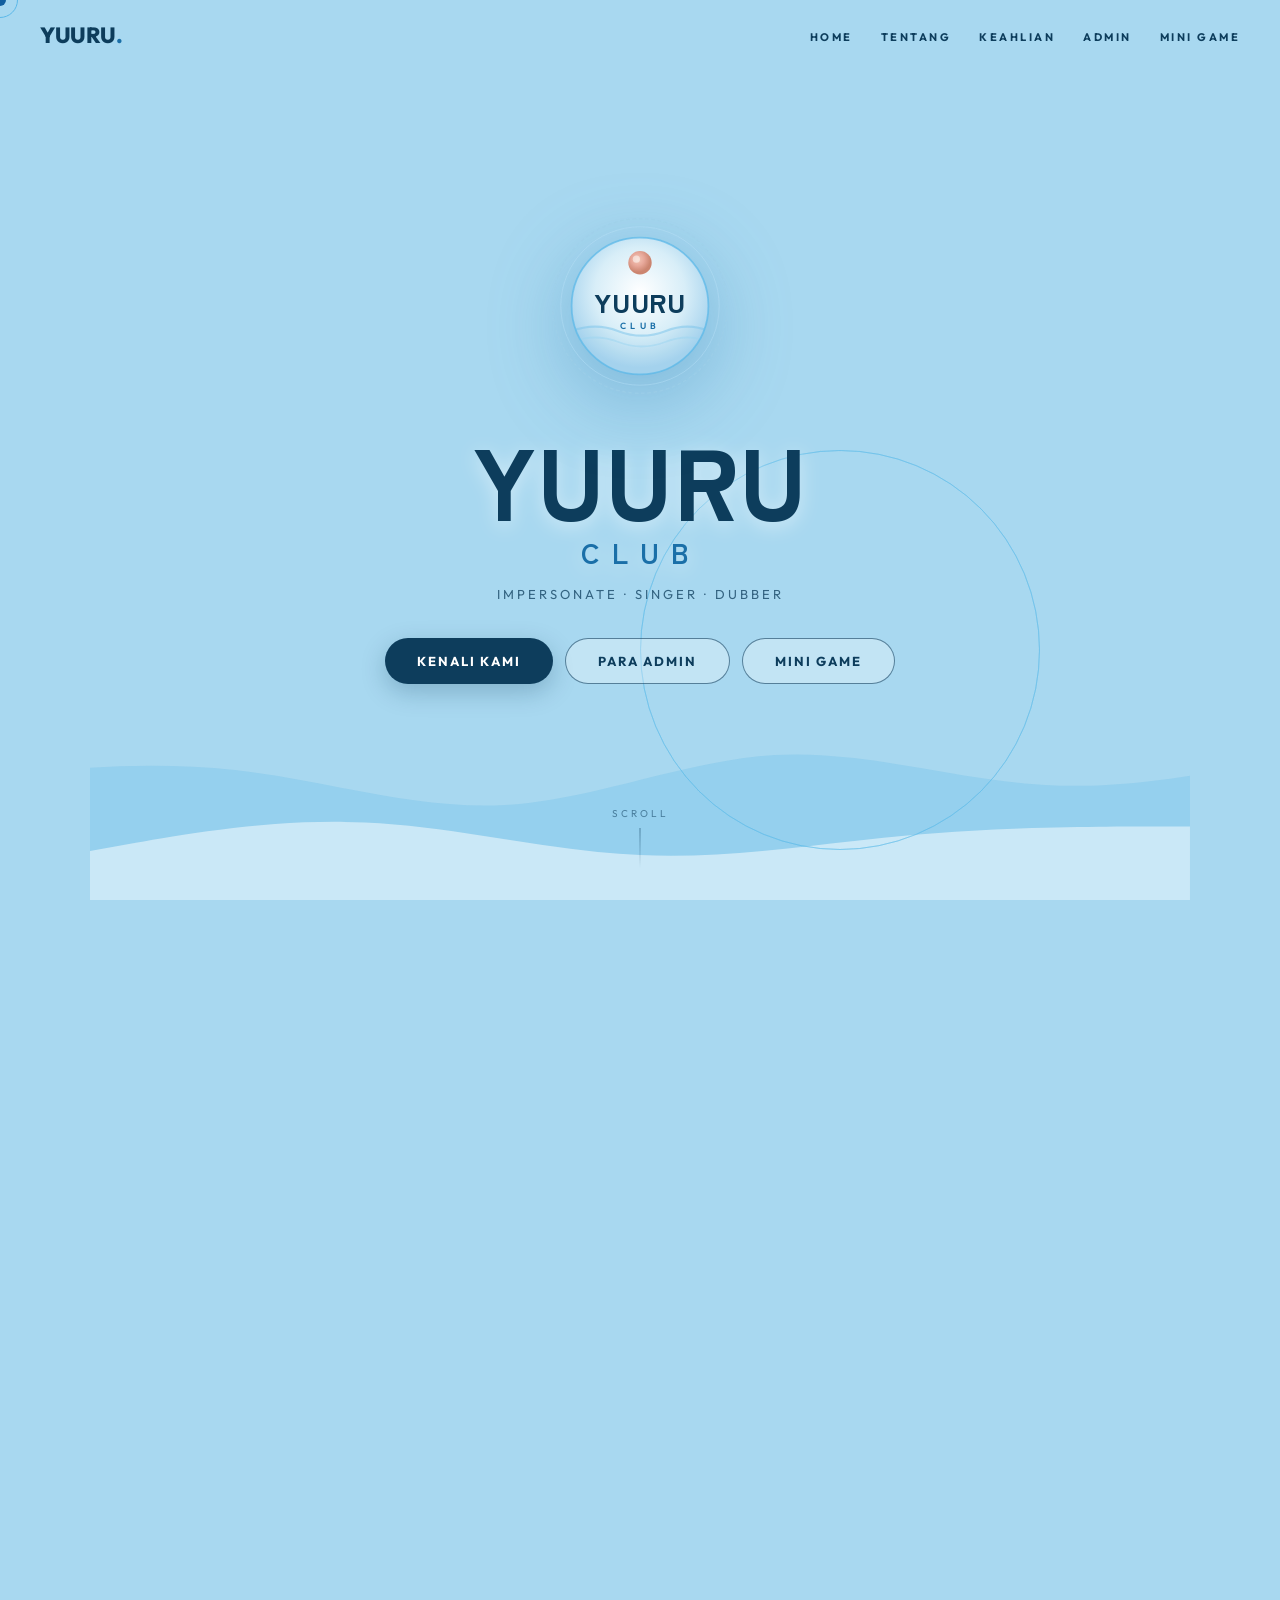
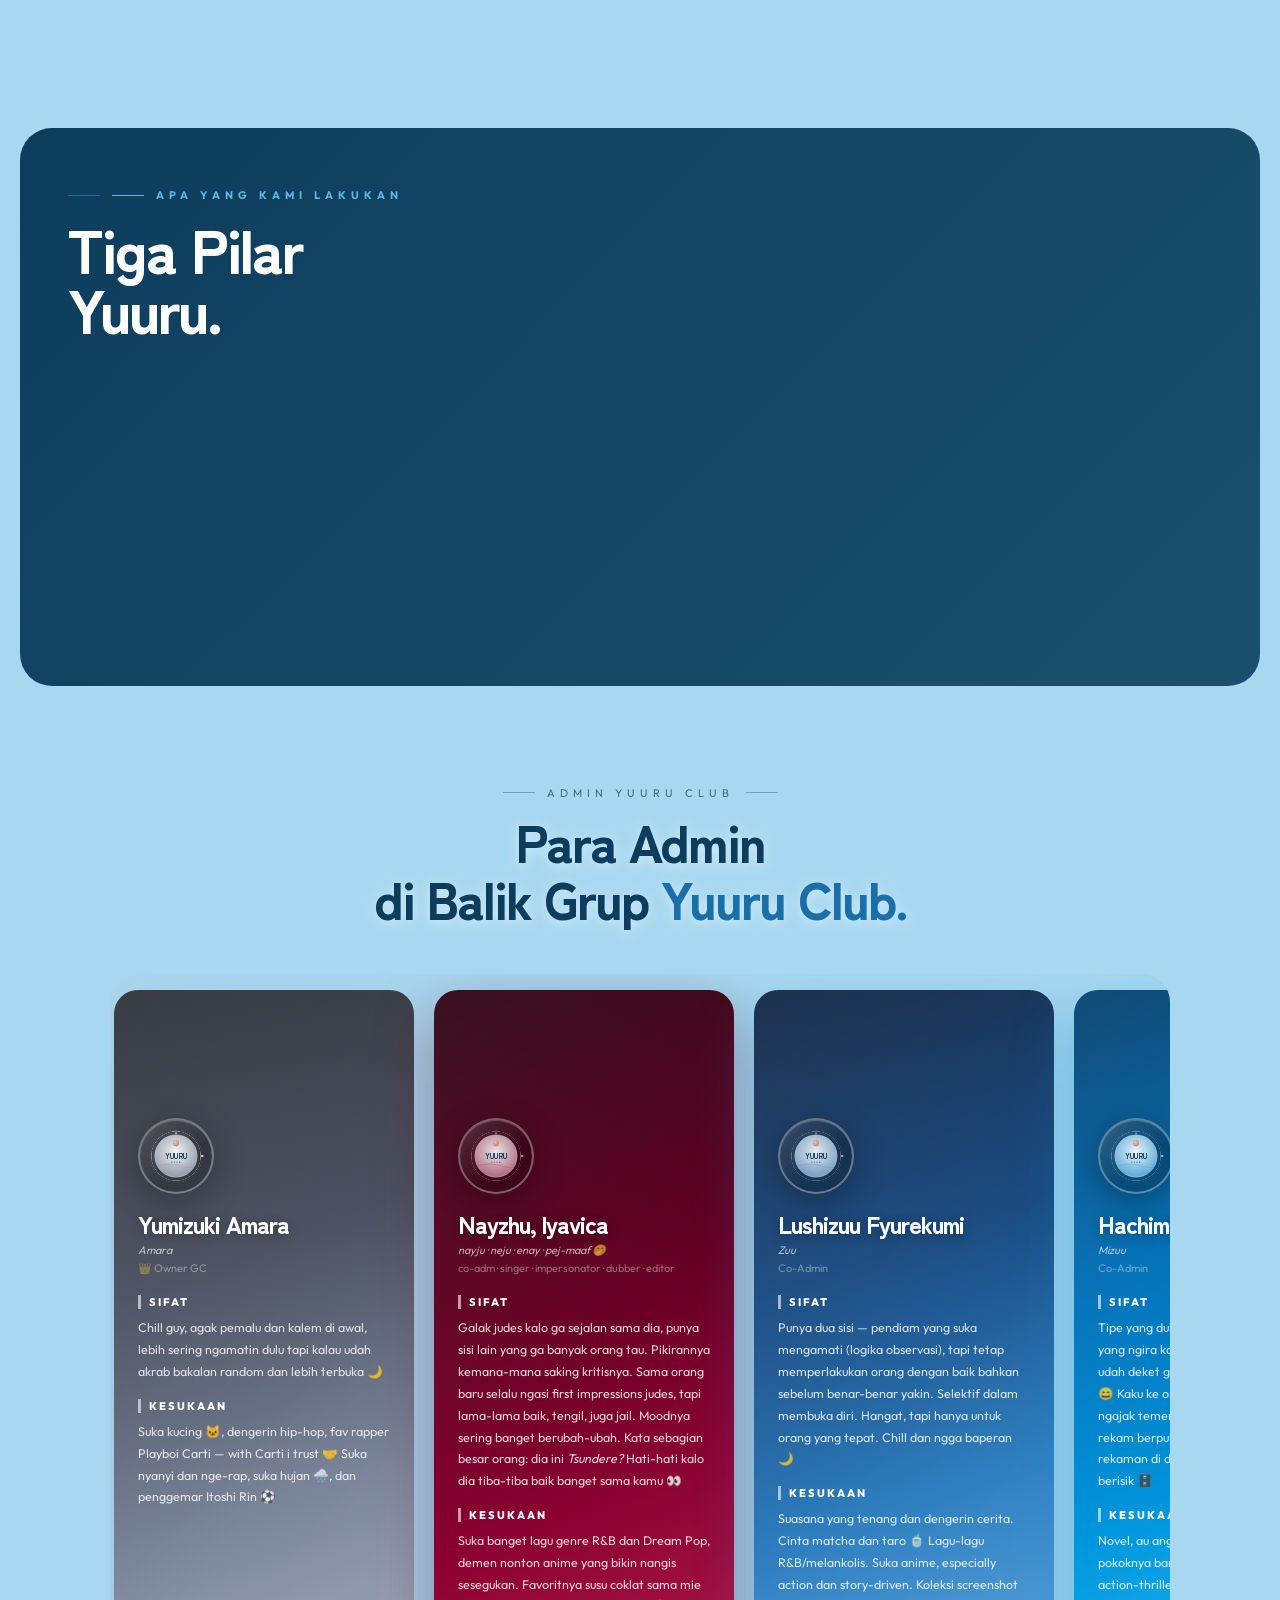
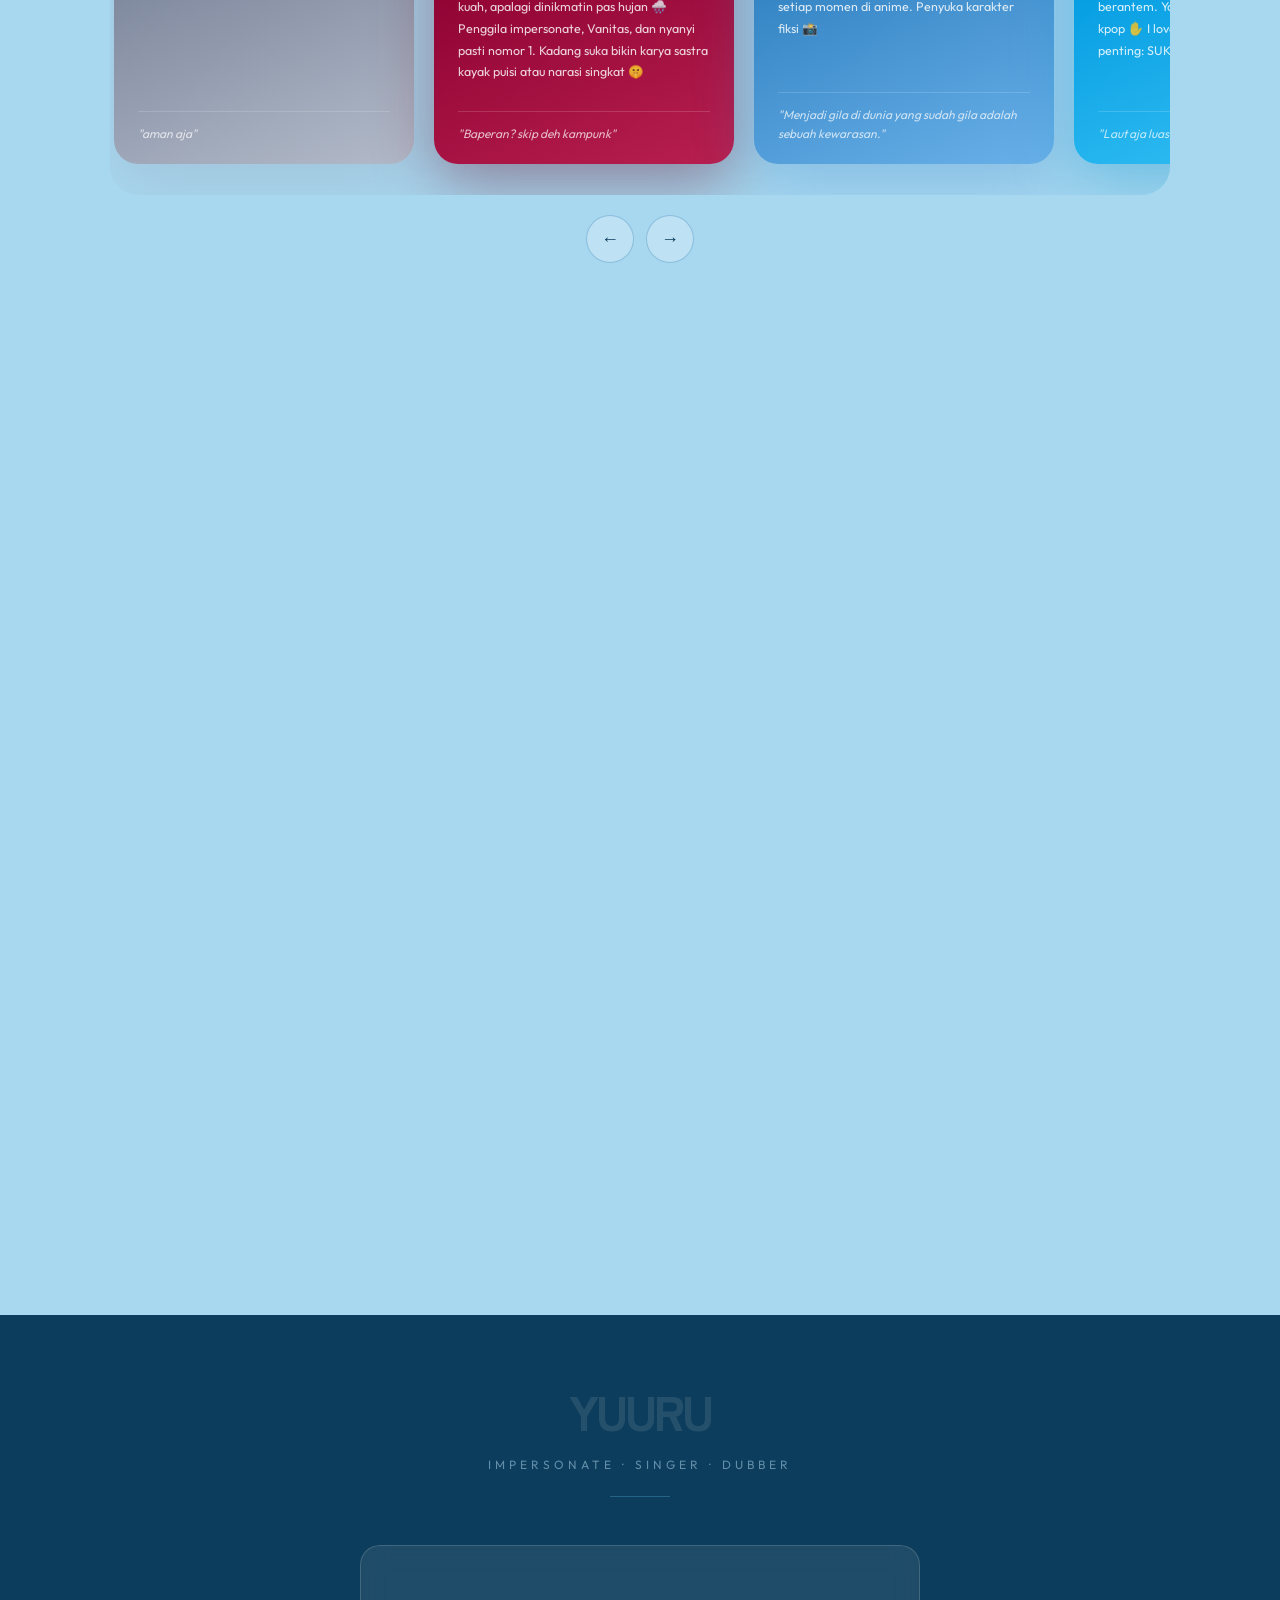
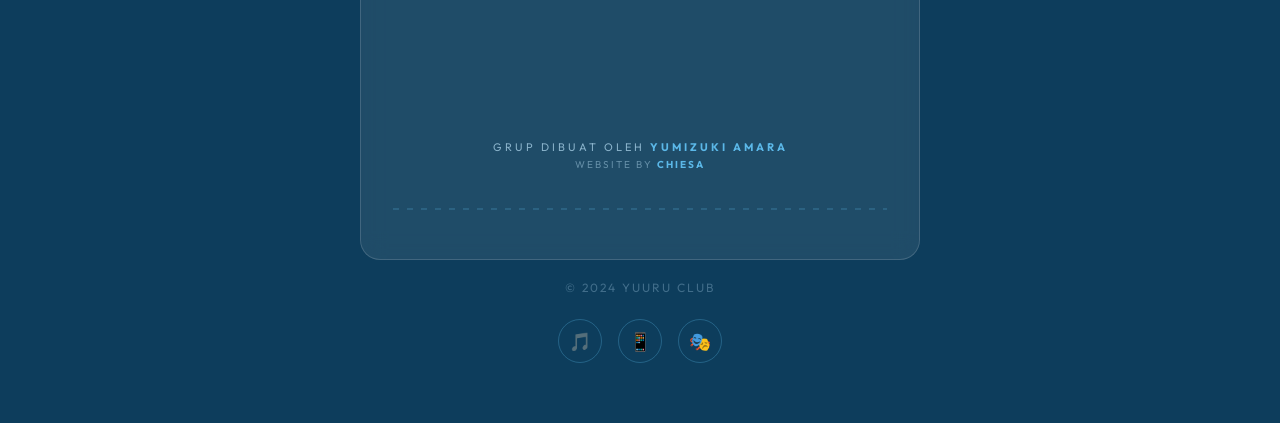
<file: yuuru-club.html>
<!DOCTYPE html>
<html lang="id">

<head>
    <meta charset="UTF-8">
    <meta name="viewport" content="width=device-width, initial-scale=1.0, maximum-scale=1.0, user-scalable=no, viewport-fit=cover">
    <meta name="apple-mobile-web-app-capable" content="yes">
    <title>YUURU CLUB</title>
    <!-- FIX #1: Added missing Zen Kaku Gothic New font -->
    <link rel="preconnect" href="https://fonts.googleapis.com">
    <link rel="preconnect" href="https://fonts.gstatic.com" crossorigin>
    <link href="https://fonts.googleapis.com/css2?family=Zen+Kaku+Gothic+New:wght@400;700;900&family=Outfit:wght@300;400;500;600;700;800&display=swap" rel="stylesheet">
    <style>
         :root {
            --ocean: #1a6fa8;
            --sky: #5bb8e8;
            --mist: #b8dff5;
            --foam: #e8f6fd;
            --deep: #0d3d5c;
            --blush: #e8a090;
            --pearl: #f5f9fd;
            --nav-h: 70px;
        }
        
        *,
        *::before,
        *::after {
            margin: 0;
            padding: 0;
            box-sizing: border-box;
            -webkit-tap-highlight-color: transparent;
        }
        
        html {
            width: 100%;
            overflow-x: hidden;
            scroll-behavior: smooth;
        }
        
        body {
            font-family: 'Outfit', sans-serif;
            background: #a8d8f0;
            color: var(--deep);
            overflow-x: hidden;
            -webkit-overflow-scrolling: touch;
        }
        /* ─── SCROLL PROGRESS BAR (NEW) ─── */
        
        #scrollProgress {
            position: fixed;
            top: 0;
            left: 0;
            height: 3px;
            z-index: 9999;
            background: linear-gradient(90deg, var(--sky), var(--ocean));
            width: 0%;
            transition: width 0.1s linear;
            box-shadow: 0 0 8px rgba(91, 184, 232, 0.6);
        }
        /* ─── BG CANVAS ─── */
        
        #bgCanvas {
            position: fixed;
            inset: 0;
            width: 100%;
            height: 100%;
            pointer-events: none;
            z-index: 0;
        }
        /* ─── SCROLLBAR ─── */
        
         ::-webkit-scrollbar {
            width: 4px;
        }
        
         ::-webkit-scrollbar-track {
            background: rgba(255, 255, 255, 0.2);
        }
        
         ::-webkit-scrollbar-thumb {
            background: var(--sky);
            border-radius: 2px;
        }
        /* ─── CURSOR (desktop only) ─── */
        
        .cursor,
        .cursor-ring {
            display: none;
            top: 0;
            left: 0;
            will-change: transform;
        }
        
        @media (pointer:fine) {
            .cursor {
                display: block;
                width: 12px;
                height: 12px;
                background: var(--ocean);
                border-radius: 50%;
                position: fixed;
                pointer-events: none;
                z-index: 9999;
                transform: translate(-50%, -50%);
                transition: transform 0.15s ease;
                mix-blend-mode: multiply;
                will-change: left, top;
            }
            .cursor-ring {
                display: block;
                width: 36px;
                height: 36px;
                border: 1.5px solid var(--sky);
                border-radius: 50%;
                position: fixed;
                pointer-events: none;
                z-index: 9998;
                transform: translate(-50%, -50%);
                transition: left 0.3s cubic-bezier(0.23, 1, 0.32, 1), top 0.3s cubic-bezier(0.23, 1, 0.32, 1), transform 0.3s;
                will-change: left, top;
            }
        }
        /* ─── NAV ─── */
        
        nav {
            position: fixed;
            top: 0;
            left: 0;
            right: 0;
            z-index: 1000;
            height: var(--nav-h);
            padding: 0 40px;
            display: flex;
            align-items: center;
            justify-content: space-between;
            transition: all 0.4s ease;
        }
        
        nav.scrolled {
            background: rgba(168, 216, 240, 0.92);
            backdrop-filter: blur(16px);
            -webkit-backdrop-filter: blur(16px);
            box-shadow: 0 2px 20px rgba(26, 111, 168, 0.15);
        }
        
        .nav-brand {
            font-family: 'Outfit', sans-serif;
            font-weight: 800;
            font-size: 22px;
            color: var(--deep);
            letter-spacing: -0.5px;
            cursor: pointer;
            user-select: none;
        }
        
        .nav-brand span {
            color: var(--ocean);
        }
        
        .nav-links {
            display: flex;
            gap: 28px;
            list-style: none;
        }
        
        .nav-links a {
            color: var(--deep);
            text-decoration: none;
            font-size: 11px;
            font-weight: 700;
            letter-spacing: 2.5px;
            text-transform: uppercase;
            cursor: pointer;
            position: relative;
            transition: color 0.2s;
            padding-bottom: 4px;
        }
        
        .nav-links a::after {
            content: '';
            position: absolute;
            bottom: 0;
            left: 0;
            right: 0;
            height: 1.5px;
            background: var(--deep);
            transform: scaleX(0);
            transition: transform 0.3s cubic-bezier(0.23, 1, 0.32, 1);
            transform-origin: left;
        }
        
        .nav-links a:hover::after {
            transform: scaleX(1);
        }
        /* ─── HAMBURGER (FIX #4 - new mobile nav) ─── */
        
        .nav-hamburger {
            display: none;
            flex-direction: column;
            gap: 5px;
            cursor: pointer;
            padding: 8px;
            border: none;
            background: none;
            z-index: 1001;
            position: relative;
        }
        
        .nav-hamburger span {
            display: block;
            width: 24px;
            height: 2px;
            background: var(--deep);
            border-radius: 2px;
            transition: all 0.3s cubic-bezier(0.23, 1, 0.32, 1);
            transform-origin: center;
        }
        
        .nav-hamburger.open span:nth-child(1) {
            transform: translateY(7px) rotate(45deg);
        }
        
        .nav-hamburger.open span:nth-child(2) {
            opacity: 0;
            transform: scaleX(0);
        }
        
        .nav-hamburger.open span:nth-child(3) {
            transform: translateY(-7px) rotate(-45deg);
        }
        /* Mobile nav drawer */
        
        .mobile-nav {
            display: none;
            position: fixed;
            inset: 0;
            z-index: 999;
            background: rgba(13, 61, 92, 0.97);
            backdrop-filter: blur(20px);
            -webkit-backdrop-filter: blur(20px);
            flex-direction: column;
            align-items: center;
            justify-content: center;
            gap: 8px;
            opacity: 0;
            pointer-events: none;
            transition: opacity 0.35s ease;
        }
        
        .mobile-nav.open {
            opacity: 1;
            pointer-events: all;
        }
        
        .mobile-nav a {
            color: #fff;
            text-decoration: none;
            font-size: 28px;
            font-weight: 800;
            letter-spacing: 3px;
            text-transform: uppercase;
            padding: 12px 32px;
            border-radius: 100px;
            transition: all 0.2s;
            opacity: 0;
            transform: translateY(20px);
            transition: opacity 0.3s ease, transform 0.3s ease, background 0.2s;
        }
        
        .mobile-nav.open a {
            opacity: 1;
            transform: translateY(0);
        }
        
        .mobile-nav.open a:nth-child(1) {
            transition-delay: 0.05s;
        }
        
        .mobile-nav.open a:nth-child(2) {
            transition-delay: 0.1s;
        }
        
        .mobile-nav.open a:nth-child(3) {
            transition-delay: 0.15s;
        }
        
        .mobile-nav.open a:nth-child(4) {
            transition-delay: 0.2s;
        }
        
        .mobile-nav.open a:nth-child(5) {
            transition-delay: 0.25s;
        }
        
        .mobile-nav a:hover {
            background: rgba(91, 184, 232, 0.2);
            color: var(--sky);
        }
        
        @media(max-width:768px) {
            .nav-links {
                display: none;
            }
            .nav-hamburger {
                display: flex;
            }
            .mobile-nav {
                display: flex;
            }
            nav {
                padding: 0 24px;
            }
        }
        /* ─── HERO ─── */
        
        #hero {
            min-height: 100vh;
            min-height: 100svh;
            position: relative;
            display: flex;
            align-items: center;
            justify-content: center;
            overflow: hidden;
        }
        
        .wave-bg {
            position: absolute;
            bottom: 0;
            left: 0;
            right: 0;
            height: 300px;
            background: url("data:image/svg+xml,%3Csvg xmlns='http://www.w3.org/2000/svg' viewBox='0 0 1440 320'%3E%3Cpath fill='%235bb8e8' fill-opacity='0.25' d='M0,192L48,186.7C96,181,192,171,288,181.3C384,192,480,224,576,218.7C672,213,768,171,864,165.3C960,160,1056,192,1152,197.3C1248,203,1344,181,1392,170.7L1440,160L1440,320L1392,320C1344,320,1248,320,1152,320C1056,320,960,320,864,320C768,320,672,320,576,320C480,320,384,320,288,320C192,320,96,320,48,320L0,320Z'%3E%3C/path%3E%3C/svg%3E") no-repeat bottom;
            background-size: cover;
            animation: waveDrift 6s ease-in-out infinite alternate;
            pointer-events: none;
        }
        
        .wave-bg2 {
            position: absolute;
            bottom: 0;
            left: 0;
            right: 0;
            height: 200px;
            background: url("data:image/svg+xml,%3Csvg xmlns='http://www.w3.org/2000/svg' viewBox='0 0 1440 320'%3E%3Cpath fill='rgba(255,255,255,0.5)' d='M0,256L60,245.3C120,235,240,213,360,218.7C480,224,600,256,720,261.3C840,267,960,245,1080,234.7C1200,224,1320,224,1380,224L1440,224L1440,320L1380,320C1320,320,1200,320,1080,320C960,320,840,320,720,320C600,320,480,320,360,320C240,320,120,320,60,320L0,320Z'%3E%3C/path%3E%3C/svg%3E") no-repeat bottom;
            background-size: cover;
            animation: waveDrift2 8s ease-in-out infinite alternate;
            pointer-events: none;
        }
        
        @keyframes waveDrift {
            from {
                transform: translateX(-20px)
            }
            to {
                transform: translateX(20px)
            }
        }
        
        @keyframes waveDrift2 {
            from {
                transform: translateX(10px)
            }
            to {
                transform: translateX(-30px)
            }
        }
        
        .ripple-ring {
            position: absolute;
            border-radius: 50%;
            border: 1px solid rgba(91, 184, 232, 0.3);
            animation: rippleExpand 4s ease-out infinite;
            pointer-events: none;
        }
        
        @keyframes rippleExpand {
            0% {
                transform: translate(-50%, -50%) scale(0.5);
                opacity: 0.8;
            }
            100% {
                transform: translate(-50%, -50%) scale(2.5);
                opacity: 0;
            }
        }
        
        .hero-content {
            position: relative;
            z-index: 10;
            text-align: center;
            animation: heroIn 1s cubic-bezier(0.23, 1, 0.32, 1) both;
            padding: 0 24px;
        }
        
        @keyframes heroIn {
            from {
                opacity: 0;
                transform: translateY(40px)
            }
            to {
                opacity: 1;
                transform: translateY(0)
            }
        }
        
        .logo-circle {
            width: 180px;
            height: 180px;
            margin: 0 auto 32px;
            position: relative;
            animation: logoFloat 4s ease-in-out infinite;
            filter: drop-shadow(0 20px 40px rgba(26, 111, 168, 0.35));
            will-change: transform;
        }
        
        @keyframes logoFloat {
            0%,
            100% {
                transform: translateY(0)
            }
            50% {
                transform: translateY(-12px)
            }
        }
        
        .hero-title {
            font-family: 'Zen Kaku Gothic New', Georgia, serif;
            font-size: clamp(56px, 11vw, 100px);
            font-weight: 900;
            color: var(--deep);
            letter-spacing: 2px;
            line-height: 1;
            text-shadow: 0 4px 20px rgba(255, 255, 255, 0.5);
        }
        
        .hero-title .club {
            font-family: 'Zen Kaku Gothic New', Georgia, serif;
            font-size: clamp(16px, 3.5vw, 28px);
            letter-spacing: 12px;
            color: var(--ocean);
            font-weight: 700;
            display: block;
            margin-top: 10px;
        }
        
        .hero-tagline {
            font-size: 13px;
            font-weight: 400;
            color: var(--deep);
            letter-spacing: 3px;
            margin: 20px 0 36px;
            text-transform: uppercase;
            opacity: 0.75;
        }
        
        .hero-btns {
            display: flex;
            gap: 12px;
            justify-content: center;
            flex-wrap: wrap;
        }
        
        .btn-primary {
            padding: 14px 32px;
            background: var(--deep);
            color: #fff;
            border: none;
            border-radius: 100px;
            font-family: 'Outfit', sans-serif;
            font-size: 13px;
            font-weight: 700;
            letter-spacing: 2px;
            text-transform: uppercase;
            cursor: pointer;
            transition: all 0.3s cubic-bezier(0.23, 1, 0.32, 1);
            box-shadow: 0 8px 24px rgba(13, 61, 92, 0.25);
        }
        
        .btn-primary:hover {
            transform: translateY(-3px);
            box-shadow: 0 16px 40px rgba(13, 61, 92, 0.3);
            background: var(--ocean);
        }
        
        .btn-outline {
            padding: 14px 32px;
            background: rgba(255, 255, 255, 0.3);
            color: var(--deep);
            border: 1.5px solid rgba(13, 61, 92, 0.6);
            border-radius: 100px;
            font-family: 'Outfit', sans-serif;
            font-size: 13px;
            font-weight: 700;
            letter-spacing: 2px;
            text-transform: uppercase;
            cursor: pointer;
            transition: all 0.3s cubic-bezier(0.23, 1, 0.32, 1);
            backdrop-filter: blur(8px);
        }
        
        .btn-outline:hover {
            background: var(--deep);
            color: #fff;
            transform: translateY(-3px);
            border-color: var(--deep);
        }
        
        .scroll-hint {
            position: absolute;
            bottom: 32px;
            left: 50%;
            transform: translateX(-50%);
            display: flex;
            flex-direction: column;
            align-items: center;
            gap: 8px;
            color: var(--deep);
            font-size: 10px;
            letter-spacing: 3px;
            text-transform: uppercase;
            opacity: 0.55;
            animation: bounce 2s ease-in-out infinite;
        }
        
        .scroll-hint::after {
            content: '';
            width: 1px;
            height: 40px;
            background: linear-gradient(to bottom, var(--deep), transparent);
            display: block;
        }
        
        @keyframes bounce {
            0%,
            100% {
                transform: translateX(-50%) translateY(0)
            }
            50% {
                transform: translateX(-50%) translateY(8px)
            }
        }
        /* Orbs */
        
        .orb {
            position: absolute;
            border-radius: 50%;
            animation: floatOrb linear infinite;
            pointer-events: none;
        }
        
        @keyframes floatOrb {
            0% {
                transform: translateY(100vh) scale(0);
                opacity: 0;
            }
            10% {
                opacity: 0.4;
            }
            90% {
                opacity: 0.4;
            }
            100% {
                transform: translateY(-200px) scale(1.2);
                opacity: 0;
            }
        }
        /* ─── SECTIONS ─── */
        
        section,
        .section-wrap {
            padding: 100px 40px;
            max-width: 1100px;
            margin: 0 auto;
            position: relative;
            z-index: 2;
        }
        
        .section-label {
            font-size: 11px;
            letter-spacing: 5px;
            text-transform: uppercase;
            color: var(--ocean);
            font-weight: 700;
            margin-bottom: 16px;
            display: flex;
            align-items: center;
            gap: 12px;
        }
        
        .section-label::before {
            content: '';
            width: 32px;
            height: 1px;
            background: var(--ocean);
        }
        
        .section-title {
            font-family: 'Zen Kaku Gothic New', Georgia, serif;
            font-size: clamp(36px, 6vw, 60px);
            font-weight: 900;
            color: var(--deep);
            letter-spacing: -2px;
            line-height: 1;
            margin-bottom: 24px;
        }
        /* Fade up */
        
        .fade-up {
            opacity: 0;
            transform: translateY(30px);
            transition: opacity 0.7s ease, transform 0.7s ease;
        }
        
        .fade-up.visible {
            opacity: 1;
            transform: translateY(0);
        }
        /* ─── ABOUT ─── */
        
        #about {
            display: grid;
            grid-template-columns: 1fr 1fr;
            gap: 80px;
            align-items: center;
        }
        
        .about-text p {
            font-size: 15px;
            line-height: 1.85;
            color: #4a7a9b;
            margin-bottom: 16px;
        }
        
        .about-card {
            background: rgba(255, 255, 255, 0.6);
            backdrop-filter: blur(12px);
            border-radius: 24px;
            padding: 40px;
            border: 1px solid rgba(91, 184, 232, 0.3);
            box-shadow: 0 20px 60px rgba(26, 111, 168, 0.1);
            position: relative;
            overflow: hidden;
        }
        
        .about-card::before {
            content: 'ゆうる';
            position: absolute;
            right: -20px;
            bottom: -20px;
            font-family: 'Zen Kaku Gothic New', serif;
            font-size: 120px;
            font-weight: 900;
            color: rgba(91, 184, 232, 0.08);
            line-height: 1;
            pointer-events: none;
        }
        
        .stat-grid {
            display: grid;
            grid-template-columns: 1fr 1fr;
            gap: 20px;
        }
        
        .stat-item {
            text-align: center;
            padding: 20px;
            background: rgba(255, 255, 255, 0.7);
            border-radius: 16px;
            border: 1px solid rgba(91, 184, 232, 0.2);
            transition: transform 0.3s cubic-bezier(0.23, 1, 0.32, 1);
        }
        
        .stat-item:hover {
            transform: translateY(-4px);
        }
        
        .stat-num {
            font-family: 'Zen Kaku Gothic New', serif;
            font-size: 40px;
            font-weight: 900;
            color: var(--ocean);
            line-height: 1;
        }
        
        .stat-label {
            font-size: 11px;
            color: var(--sky);
            letter-spacing: 2px;
            text-transform: uppercase;
            margin-top: 4px;
        }
        
        .owner-quote {
            margin-top: 28px;
            background: rgba(255, 255, 255, 0.5);
            backdrop-filter: blur(12px);
            border: 1px solid rgba(91, 184, 232, 0.25);
            border-left: 3px solid var(--sky);
            border-radius: 16px;
            padding: 24px 28px;
        }
        
        .owner-quote-label {
            font-size: 11px;
            letter-spacing: 3px;
            text-transform: uppercase;
            color: var(--sky);
            margin-bottom: 12px;
            font-weight: 700;
        }
        
        .owner-quote-text {
            font-size: 15px;
            line-height: 1.8;
            color: #4a7a9b;
            font-style: italic;
            margin: 0;
        }
        
        .owner-meta {
            margin-top: 16px;
            display: flex;
            align-items: center;
            gap: 12px;
        }
        
        .owner-avatar {
            width: 36px;
            height: 36px;
            border-radius: 50%;
            background: linear-gradient(135deg, var(--mist), var(--sky));
            display: flex;
            align-items: center;
            justify-content: center;
            font-size: 16px;
            flex-shrink: 0;
        }
        
        .owner-name {
            font-size: 13px;
            font-weight: 700;
            color: var(--deep);
        }
        
        .owner-role {
            font-size: 11px;
            color: var(--sky);
            letter-spacing: 1px;
        }
        /* ─── SKILLS ─── */
        
        #skills {
            background: linear-gradient(135deg, var(--deep) 0%, #1a4f6e 100%);
            border-radius: 32px;
            margin: 0 20px;
            padding: 60px 48px;
            overflow: hidden;
            position: relative;
            z-index: 2;
        }
        
        @media(max-width:768px) {
            #skills {
                margin: 0 12px;
                padding: 48px 24px;
            }
        }
        
        .skills-grid {
            display: grid;
            grid-template-columns: repeat(3, 1fr);
            gap: 24px;
            margin-top: 48px;
        }
        
        @media(max-width:900px) {
            .skills-grid {
                grid-template-columns: 1fr;
            }
        }
        
        .skill-card {
            background: rgba(255, 255, 255, 0.05);
            border: 1px solid rgba(91, 184, 232, 0.2);
            border-radius: 20px;
            padding: 32px;
            transition: all 0.35s cubic-bezier(0.23, 1, 0.32, 1);
            position: relative;
            overflow: hidden;
        }
        
        .skill-card::before {
            content: '';
            position: absolute;
            top: 0;
            left: 0;
            right: 0;
            height: 2px;
            background: linear-gradient(90deg, transparent, var(--sky), transparent);
            transform: translateX(-100%);
            transition: transform 0.5s ease;
        }
        
        .skill-card:hover {
            background: rgba(255, 255, 255, 0.09);
            transform: translateY(-6px);
            border-color: rgba(91, 184, 232, 0.5);
        }
        
        .skill-card:hover::before {
            transform: translateX(0);
        }
        
        .skill-icon {
            font-size: 40px;
            margin-bottom: 16px;
            line-height: 1;
        }
        
        .skill-name {
            font-family: 'Zen Kaku Gothic New', serif;
            font-size: 22px;
            font-weight: 900;
            color: #fff;
            margin-bottom: 12px;
        }
        
        .skill-desc {
            font-size: 14px;
            color: rgba(184, 223, 245, 0.75);
            line-height: 1.75;
        }
        /* ─── ADMIN CARDS ─── */
        
        #admin-section {
            padding: 100px 0;
            position: relative;
            z-index: 2;
        }
        
        .admin-header {
            text-align: center;
            margin-bottom: 48px;
            padding: 0 40px;
        }
        
        .admin-header .label {
            font-size: 11px;
            letter-spacing: 5px;
            text-transform: uppercase;
            color: var(--deep);
            margin-bottom: 12px;
            display: flex;
            align-items: center;
            justify-content: center;
            gap: 12px;
            opacity: 0.7;
        }
        
        .admin-header .label::before,
        .admin-header .label::after {
            content: '';
            width: 32px;
            height: 1px;
            background: var(--deep);
            opacity: 0.5;
        }
        
        .admin-header h2 {
            font-family: 'Zen Kaku Gothic New', serif;
            font-size: clamp(32px, 6vw, 52px);
            font-weight: 900;
            color: var(--deep);
            letter-spacing: -2px;
            line-height: 1.1;
            text-shadow: 0 2px 12px rgba(255, 255, 255, 0.5);
        }
        
        .admin-header h2 span {
            color: var(--ocean);
        }
        /* Slider (FIX #5 - resize handled in JS) */
        
        .slider-wrapper {
            width: 100%;
            max-width: 1100px;
            margin: 0 auto;
            position: relative;
            padding: 0 20px;
        }
        
        .slider-track-outer {
            overflow: hidden;
            border-radius: 28px;
            padding: 8px 0 24px;
        }
        
        .slider-track {
            display: flex;
            gap: 20px;
            transition: transform 0.5s cubic-bezier(0.23, 1, 0.32, 1);
            will-change: transform;
            padding: 8px 4px;
        }
        /* FIX #7: Admin cards — consistent min-height */
        
        .admin-card {
            flex: 0 0 min(300px, 85vw);
            border-radius: 24px;
            overflow: hidden;
            position: relative;
            cursor: default;
            transition: transform 0.4s cubic-bezier(0.23, 1, 0.32, 1), box-shadow 0.4s;
            user-select: none;
            min-height: 580px;
            display: flex;
            flex-direction: column;
        }
        
        .admin-card:hover {
            transform: translateY(-10px) scale(1.02);
        }
        
        .card-inner {
            position: relative;
            height: 100%;
            display: flex;
            flex-direction: column;
            overflow: hidden;
        }
        
        .card-bg {
            position: absolute;
            inset: 0;
            z-index: 0;
        }
        
        .card-shimmer {
            position: absolute;
            inset: 0;
            background: linear-gradient(135deg, rgba(255, 255, 255, 0.07) 0%, transparent 50%, rgba(255, 255, 255, 0.03) 100%);
            pointer-events: none;
            z-index: 1;
        }
        
        .ocean-canvas {
            display: block;
            width: 100%;
            height: 100px;
            position: relative;
            z-index: 5;
            pointer-events: none;
            flex-shrink: 0;
        }
        
        .card-content {
            position: relative;
            z-index: 10;
            padding: 28px 24px 12px;
            flex: 1;
            display: flex;
            flex-direction: column;
        }
        
        .card-section-label {
            font-size: 11px;
            letter-spacing: 2px;
            text-transform: uppercase;
            color: #fff;
            margin-bottom: 8px;
            font-weight: 800;
            font-family: 'Outfit', sans-serif;
            border-left: 3px solid rgba(255, 255, 255, 0.6);
            padding-left: 8px;
        }
        
        .card-section-text {
            font-size: 12.5px;
            color: rgba(255, 255, 255, 0.82);
            line-height: 1.75;
            font-family: 'Outfit', sans-serif;
            margin-bottom: 16px;
        }
        
        .avatar-ring {
            width: 76px;
            height: 76px;
            border-radius: 50%;
            border: 2px solid rgba(255, 255, 255, 0.35);
            display: flex;
            align-items: center;
            justify-content: center;
            margin-bottom: 18px;
            background: rgba(0, 0, 0, 0.25);
            backdrop-filter: blur(12px);
            box-shadow: 0 8px 32px rgba(0, 0, 0, 0.3), inset 0 1px 0 rgba(255, 255, 255, 0.2);
            transition: transform 0.35s cubic-bezier(0.23, 1, 0.32, 1);
            position: relative;
            overflow: hidden;
            flex-shrink: 0;
        }
        
        .avatar-ring::before {
            content: '';
            position: absolute;
            inset: 0;
            border-radius: 50%;
            background: linear-gradient(135deg, rgba(255, 255, 255, 0.15) 0%, transparent 60%);
        }
        
        .admin-card:hover .avatar-ring {
            transform: scale(1.12) rotate(4deg);
        }
        
        .card-name {
            font-family: 'Zen Kaku Gothic New', serif;
            font-size: 24px;
            font-weight: 900;
            color: #fff;
            letter-spacing: -1px;
            line-height: 1;
            margin-bottom: 6px;
            text-shadow: 0 2px 12px rgba(0, 0, 0, 0.3);
        }
        
        .card-nickname {
            font-size: 11px;
            line-height: 1.6;
            margin-bottom: 18px;
            color: rgba(255, 255, 255, 0.65);
            font-style: italic;
        }
        
        .card-quote {
            position: relative;
            z-index: 10;
            margin: 0 24px 20px;
            font-size: 12px;
            font-style: italic;
            color: rgba(255, 255, 255, 0.7);
            line-height: 1.6;
            padding-top: 12px;
            border-top: 1px solid rgba(255, 255, 255, 0.15);
        }
        /* Logo spin */
        
        .logo-spin-outer {
            animation: spinOuter 8s linear infinite;
            transform-origin: 100px 100px;
            transform-box: fill-box;
            will-change: transform;
        }
        
        .logo-spin-inner {
            animation: spinInner 8s linear infinite;
            transform-origin: 100px 100px;
            transform-box: fill-box;
            will-change: transform;
        }
        
        .admin-card:hover .logo-spin-outer {
            animation-duration: 2s;
        }
        
        .admin-card:hover .logo-spin-inner {
            animation-duration: 2s;
        }
        
        @keyframes spinOuter {
            from {
                transform: rotate(0deg)
            }
            to {
                transform: rotate(360deg)
            }
        }
        
        @keyframes spinInner {
            from {
                transform: rotate(0deg)
            }
            to {
                transform: rotate(-360deg)
            }
        }
        /* Slider controls */
        
        .slider-arrows {
            display: flex;
            gap: 12px;
            justify-content: center;
            margin-top: 20px;
        }
        
        .arrow-btn {
            width: 48px;
            height: 48px;
            border-radius: 50%;
            background: rgba(255, 255, 255, 0.25);
            border: 1px solid rgba(26, 111, 168, 0.3);
            color: var(--deep);
            font-size: 18px;
            cursor: pointer;
            transition: all 0.2s;
            display: flex;
            align-items: center;
            justify-content: center;
            backdrop-filter: blur(8px);
        }
        
        .arrow-btn:hover {
            background: rgba(255, 255, 255, 0.4);
            transform: scale(1.1);
        }
        
        .slider-dots {
            display: flex;
            gap: 8px;
            justify-content: center;
            margin-top: 16px;
        }
        
        .dot {
            width: 8px;
            height: 8px;
            border-radius: 100px;
            background: rgba(13, 61, 92, 0.25);
            cursor: pointer;
            transition: all 0.3s;
            border: none;
            flex-shrink: 0;
        }
        
        .dot.active {
            width: 28px;
            background: var(--ocean);
        }
        /* ─── GAME ─── */
        
        section#game {
            position: relative;
            z-index: 2;
        }
        
        .game-container {
            background: rgba(255, 255, 255, 0.52);
            backdrop-filter: blur(16px);
            -webkit-backdrop-filter: blur(16px);
            border-radius: 28px;
            padding: 48px;
            border: 1px solid rgba(91, 184, 232, 0.3);
            box-shadow: 0 20px 60px rgba(26, 111, 168, 0.1);
        }
        
        .game-title {
            font-family: 'Zen Kaku Gothic New', serif;
            font-size: 28px;
            font-weight: 900;
            color: var(--deep);
            margin-bottom: 6px;
        }
        
        .game-subtitle {
            font-size: 14px;
            color: var(--ocean);
            margin-bottom: 28px;
            line-height: 1.5;
        }
        
        .game-tabs {
            display: flex;
            gap: 8px;
            margin-bottom: 28px;
            flex-wrap: wrap;
        }
        
        .tab-btn {
            padding: 10px 22px;
            background: transparent;
            border: 1.5px solid rgba(26, 111, 168, 0.3);
            border-radius: 100px;
            font-family: 'Outfit', sans-serif;
            font-size: 13px;
            font-weight: 600;
            letter-spacing: 1px;
            color: var(--ocean);
            cursor: pointer;
            transition: all 0.2s;
        }
        
        .tab-btn.active {
            background: var(--deep);
            color: #fff;
            border-color: var(--deep);
        }
        
        .tab-btn:hover:not(.active) {
            border-color: var(--ocean);
            background: rgba(26, 111, 168, 0.06);
        }
        
        .quiz-question {
            font-size: 15px;
            font-weight: 600;
            color: var(--deep);
            margin-bottom: 20px;
            line-height: 1.6;
            background: rgba(255, 255, 255, 0.65);
            border-radius: 16px;
            padding: 22px 24px;
            border-left: 4px solid var(--sky);
            min-height: 80px;
        }
        
        .quiz-options {
            display: grid;
            grid-template-columns: 1fr 1fr;
            gap: 12px;
        }
        
        .quiz-opt {
            padding: 15px 18px;
            background: rgba(255, 255, 255, 0.65);
            border: 1.5px solid rgba(91, 184, 232, 0.3);
            border-radius: 14px;
            font-family: 'Outfit', sans-serif;
            font-size: 13px;
            font-weight: 500;
            color: var(--deep);
            cursor: pointer;
            transition: all 0.2s;
            text-align: left;
            line-height: 1.4;
        }
        
        .quiz-opt:hover:not(:disabled) {
            background: rgba(91, 184, 232, 0.15);
            border-color: var(--sky);
            transform: translateY(-2px);
        }
        
        .quiz-opt.correct {
            background: rgba(46, 204, 113, 0.15);
            border-color: #2ecc71;
            color: #1a8a4a;
            font-weight: 600;
        }
        
        .quiz-opt.wrong {
            background: rgba(232, 80, 80, 0.12);
            border-color: #e85050;
            color: #b02020;
            font-weight: 600;
        }
        
        .quiz-opt:disabled {
            cursor: not-allowed;
        }
        
        .game-score-display {
            display: flex;
            gap: 12px;
            align-items: center;
            flex-wrap: wrap;
        }
        
        .score-box {
            text-align: center;
            background: rgba(255, 255, 255, 0.65);
            border-radius: 14px;
            padding: 14px 18px;
            border: 1px solid rgba(91, 184, 232, 0.3);
        }
        
        .score-num {
            font-family: 'Zen Kaku Gothic New', serif;
            font-size: 34px;
            font-weight: 900;
            color: var(--ocean);
            line-height: 1;
        }
        
        .score-label {
            font-size: 10px;
            color: var(--sky);
            letter-spacing: 2px;
            text-transform: uppercase;
            margin-top: 2px;
        }
        
        .game-result {
            font-family: 'Outfit', sans-serif;
            font-size: 17px;
            font-weight: 700;
            color: var(--ocean);
            min-height: 28px;
        }
        
        .game-result.success {
            color: #27ae60;
        }
        
        .game-result.fail {
            color: #c0392b;
        }
        
        .game-btn {
            padding: 13px 34px;
            background: var(--deep);
            color: #fff;
            border: none;
            border-radius: 100px;
            font-family: 'Outfit', sans-serif;
            font-size: 13px;
            font-weight: 700;
            letter-spacing: 2px;
            text-transform: uppercase;
            cursor: pointer;
            transition: all 0.3s;
            box-shadow: 0 8px 24px rgba(13, 61, 92, 0.2);
        }
        
        .game-btn:hover:not(:disabled) {
            transform: translateY(-3px);
            background: var(--ocean);
            box-shadow: 0 14px 36px rgba(13, 61, 92, 0.25);
        }
        
        .game-btn:disabled {
            opacity: 0.45;
            cursor: not-allowed;
            transform: none;
            box-shadow: none;
        }
        /* Quiz progress bar */
        
        .quiz-progress-wrap {
            height: 4px;
            background: rgba(91, 184, 232, 0.15);
            border-radius: 2px;
            margin-bottom: 20px;
            overflow: hidden;
        }
        
        .quiz-progress-bar {
            height: 100%;
            background: linear-gradient(90deg, var(--sky), var(--ocean));
            border-radius: 2px;
            transition: width 0.4s ease;
        }
        /* Pitch game */
        
        .pitch-game {
            display: flex;
            flex-direction: column;
            align-items: center;
            gap: 24px;
        }
        
        .pitch-display {
            width: 100%;
            max-width: 500px;
            background: var(--deep);
            border-radius: 20px;
            padding: 36px;
            text-align: center;
            position: relative;
            overflow: hidden;
        }
        
        .pitch-display::before {
            content: '';
            position: absolute;
            inset: 0;
            background: radial-gradient(circle at 50% 50%, rgba(91, 184, 232, 0.12), transparent 70%);
            pointer-events: none;
        }
        
        .pitch-wave {
            display: flex;
            align-items: center;
            justify-content: center;
            gap: 3px;
            height: 56px;
            margin-bottom: 18px;
        }
        
        .pitch-bar {
            width: 4px;
            background: var(--sky);
            border-radius: 2px;
            animation: pitchAnim 0.6s ease-in-out infinite alternate;
        }
        
        .pitch-bar:nth-child(even) {
            animation-delay: 0.15s;
        }
        
        .pitch-bar:nth-child(3n) {
            animation-delay: 0.3s;
        }
        
        @keyframes pitchAnim {
            from {
                height: 8px
            }
            to {
                height: 40px
            }
        }
        
        .pitch-bar.idle {
            animation: none;
            height: 8px;
        }
        
        .pitch-target {
            font-family: 'Zen Kaku Gothic New', serif;
            font-size: 42px;
            font-weight: 900;
            color: #fff;
            letter-spacing: -1px;
            position: relative;
            z-index: 1;
        }
        
        .pitch-target small {
            display: block;
            font-size: 13px;
            color: var(--mist);
            font-weight: 400;
            letter-spacing: 2px;
            margin-top: 4px;
            font-family: 'Outfit', sans-serif;
        }
        /* Reflex game */
        
        #reflexArena {
            width: 100%;
            height: 280px;
            background: linear-gradient(135deg, rgba(13, 61, 92, 0.92), rgba(26, 111, 168, 0.72));
            border-radius: 20px;
            position: relative;
            overflow: hidden;
            border: 1px solid rgba(91, 184, 232, 0.3);
            margin-bottom: 24px;
            cursor: crosshair;
        }
        
        .reflex-hint {
            position: absolute;
            top: 50%;
            left: 50%;
            transform: translate(-50%, -50%);
            text-align: center;
            color: rgba(255, 255, 255, 0.45);
            font-size: 14px;
            letter-spacing: 2px;
            pointer-events: none;
        }
        /* ─── FOOTER ─── */
        
        footer {
            background: var(--deep);
            padding: 60px 40px;
            text-align: center;
            position: relative;
            z-index: 2;
        }
        
        .footer-brand {
            font-family: 'Zen Kaku Gothic New', serif;
            font-size: 48px;
            font-weight: 900;
            color: rgba(255, 255, 255, 0.1);
            letter-spacing: -3px;
            margin-bottom: 12px;
        }
        
        .footer-tagline {
            color: rgba(184, 223, 245, 0.5);
            font-size: 12px;
            letter-spacing: 4px;
            text-transform: uppercase;
        }
        
        .footer-divider {
            width: 60px;
            height: 1px;
            background: rgba(91, 184, 232, 0.3);
            margin: 24px auto;
        }
        
        .footer-card {
            background: rgba(255, 255, 255, 0.08);
            backdrop-filter: blur(12px);
            border: 1px solid rgba(255, 255, 255, 0.15);
            border-radius: 20px;
            padding: 32px;
            max-width: 560px;
            margin: 48px auto 20px;
        }
        
        .social-links {
            display: flex;
            gap: 16px;
            justify-content: center;
            margin-top: 24px;
        }
        
        .social-link {
            width: 44px;
            height: 44px;
            border-radius: 50%;
            border: 1px solid rgba(91, 184, 232, 0.3);
            display: flex;
            align-items: center;
            justify-content: center;
            font-size: 18px;
            text-decoration: none;
            color: var(--sky);
            cursor: pointer;
            transition: all 0.3s;
        }
        
        .social-link:hover {
            background: rgba(91, 184, 232, 0.12);
            transform: translateY(-3px);
        }
        /* ─── RESPONSIVE ─── */
        
        @media(max-width:768px) {
            #about {
                grid-template-columns: 1fr;
                gap: 40px;
            }
            section,
            .section-wrap {
                padding: 60px 20px;
            }
            .game-container {
                padding: 24px 18px;
            }
            .quiz-options {
                grid-template-columns: 1fr;
            }
            #skills {
                border-radius: 20px;
            }
            footer {
                padding: 48px 24px;
            }
            .hero-btns {
                gap: 8px;
            }
            .btn-primary,
            .btn-outline {
                padding: 12px 22px;
                font-size: 12px;
            }
        }
        
        @media(max-width:480px) {
            .admin-card {
                flex: 0 0 88vw;
            }
        }
    </style>
</head>

<body>

    <!-- Scroll progress bar -->
    <div id="scrollProgress"></div>

    <canvas id="bgCanvas"></canvas>
    <div class="cursor" id="cursor"></div>
    <div class="cursor-ring" id="cursorRing"></div>

    <!-- NAV -->
    <nav id="navbar">
        <div class="nav-brand" onclick="scrollToSection('hero')">YUURU<span>.</span></div>
        <ul class="nav-links">
            <li><a onclick="scrollToSection('hero')">Home</a></li>
            <li><a onclick="scrollToSection('about')">Tentang</a></li>
            <li><a onclick="scrollToSection('skills')">Keahlian</a></li>
            <li><a onclick="scrollToSection('admin-section')">Admin</a></li>
            <li><a onclick="scrollToSection('game')">Mini Game</a></li>
        </ul>
        <!-- FIX #4: Hamburger button -->
        <button class="nav-hamburger" id="hamburger" aria-label="Menu" onclick="toggleMobileNav()">
    <span></span><span></span><span></span>
  </button>
    </nav>

    <!-- Mobile nav overlay -->
    <div class="mobile-nav" id="mobileNav">
        <a onclick="scrollToSection('hero');closeMobileNav()">Home</a>
        <a onclick="scrollToSection('about');closeMobileNav()">Tentang</a>
        <a onclick="scrollToSection('skills');closeMobileNav()">Keahlian</a>
        <a onclick="scrollToSection('admin-section');closeMobileNav()">Admin</a>
        <a onclick="scrollToSection('game');closeMobileNav()">Mini Game</a>
    </div>

    <!-- HERO -->
    <section id="hero">
        <div class="wave-bg"></div>
        <div class="wave-bg2"></div>
        <div class="ripple-ring" style="width:400px;height:400px;top:50%;left:50%;animation-duration:4s;"></div>
        <div class="ripple-ring" style="width:400px;height:400px;top:50%;left:50%;animation-duration:4s;animation-delay:1.3s;"></div>
        <div class="ripple-ring" style="width:400px;height:400px;top:50%;left:50%;animation-duration:4s;animation-delay:2.6s;"></div>

        <div class="hero-content">
            <div class="logo-circle">
                <svg viewBox="0 0 200 200" xmlns="http://www.w3.org/2000/svg" width="180" height="180">
        <defs>
          <radialGradient id="bgGrad" cx="50%" cy="40%" r="55%"><stop offset="0%" stop-color="#ffffff"/><stop offset="60%" stop-color="#d8eef8"/><stop offset="100%" stop-color="#a8d4ee"/></radialGradient>
          <radialGradient id="orbGrad" cx="40%" cy="35%" r="55%"><stop offset="0%" stop-color="#f5c4b0"/><stop offset="50%" stop-color="#e8a090"/><stop offset="100%" stop-color="#c87860"/></radialGradient>
          <clipPath id="circleClip"><circle cx="100" cy="100" r="76"/></clipPath>
        </defs>
        <circle cx="100" cy="100" r="97" fill="none" stroke="#9ecfe8" stroke-width="1.5" stroke-dasharray="4 3" opacity="0.6"/>
        <circle cx="100" cy="100" r="88" fill="none" stroke="#b8dff5" stroke-width="1" opacity="0.5"/>
        <circle cx="100" cy="100" r="76" fill="url(#bgGrad)"/>
        <g clip-path="url(#circleClip)" opacity="0.55">
          <path d="M24,128 Q50,118 76,128 Q102,138 128,128 Q154,118 176,128" fill="none" stroke="#7ec5ea" stroke-width="2.5" stroke-linecap="round"/>
          <path d="M24,140 Q50,130 76,140 Q102,150 128,140 Q154,130 176,140" fill="none" stroke="#9ed5ee" stroke-width="2" stroke-linecap="round"/>
          <path d="M24,128 Q50,118 76,128 Q102,138 128,128 Q154,118 176,128 L176,180 L24,180 Z" fill="#7ec5ea" fill-opacity="0.12"/>
        </g>
        <circle cx="100" cy="52" r="13" fill="url(#orbGrad)" opacity="0.9"/>
        <circle cx="96" cy="48" r="4" fill="rgba(255,255,255,0.5)"/>
        <text x="100" y="108" text-anchor="middle" font-family="'Zen Kaku Gothic New',Georgia,serif" font-size="30" font-weight="900" fill="#0d3d5c" letter-spacing="1">YUURU</text>
        <text x="100" y="126" text-anchor="middle" font-family="'Outfit',Arial,sans-serif" font-size="10" font-weight="600" fill="#1a6fa8" letter-spacing="5">CLUB</text>
        <circle cx="100" cy="100" r="76" fill="none" stroke="#5bb8e8" stroke-width="2" opacity="0.7"/>
      </svg>
            </div>
            <h1 class="hero-title">YUURU<span class="club">CLUB</span></h1>
            <p class="hero-tagline">Impersonate · Singer · Dubber</p>
            <div class="hero-btns">
                <button class="btn-primary" onclick="scrollToSection('about')">Kenali Kami</button>
                <button class="btn-outline" onclick="scrollToSection('admin-section')">Para Admin</button>
                <button class="btn-outline" onclick="scrollToSection('game')">Mini Game</button>
            </div>
        </div>
        <div class="scroll-hint">Scroll</div>
    </section>

    <!-- ABOUT -->
    <section id="about">
        <div class="about-text fade-up">
            <div class="section-label">Siapa Kami</div>
            <h2 class="section-title">Suara yang<br>nggak bisa<br>dilupain.</h2>
            <p>Yuuru Club adalah grup kreatif yang bergerak di bidang <strong>impersonasi suara</strong>, <strong>singing cover</strong>, dan <strong>dubbing</strong>. Kami percaya setiap suara punya karakter uniknya sendiri.</p>
            <p>Nama "Yuuru" terinspirasi dari kata Jepang <em>ゆうる</em> — artinya mengalir dengan bebas, seperti suara yang mengalir tanpa batas.</p>
            <div class="owner-quote">
                <div class="owner-quote-label">💬 Kata Owner</div>
                <p class="owner-quote-text">"Alasanku buat grup Yuuru itu... aku sendiri suka impersonate anime, dan dulu aku pengen orang yang ada di grupku itu <strong style="color:var(--ocean);font-style:normal">chill</strong>."</p>
                <div class="owner-meta">
                    <div class="owner-avatar">👑</div>
                    <div>
                        <div class="owner-name">Yumizuki Amara</div>
                        <div class="owner-role">Owner & Pendiri Yuuru Club</div>
                    </div>
                </div>
            </div>
        </div>
        <div class="about-visual fade-up" style="animation-delay:0.2s">
            <div class="about-card">
                <div class="stat-grid">
                    <div class="stat-item">
                        <div class="stat-num">3+</div>
                        <div class="stat-label">Bidang</div>
                    </div>
                    <div class="stat-item">
                        <div class="stat-num">∞</div>
                        <div class="stat-label">Kreativitas</div>
                    </div>
                    <div class="stat-item" style="grid-column:1/-1">
                        <div class="stat-num" style="font-size:22px;letter-spacing:-1px">18 Nov 2024</div>
                        <div class="stat-label">Tanggal Berdiri</div>
                    </div>
                </div>
                <div style="margin-top:20px;background:rgba(255,255,255,0.7);border-radius:14px;padding:16px 20px;border:1px solid rgba(91,184,232,0.2);text-align:center;">
                    <div style="font-size:11px;letter-spacing:3px;text-transform:uppercase;color:var(--sky);margin-bottom:4px;font-weight:700">Est.</div>
                    <div style="font-family:'Zen Kaku Gothic New',serif;font-size:28px;font-weight:900;color:var(--deep);letter-spacing:-1px">November 2024</div>
                    <div style="font-size:12px;color:var(--sky);margin-top:4px">Lahir dari cinta impersonate anime 🎭</div>
                </div>
            </div>
        </div>
    </section>

    <!-- SKILLS -->
    <div id="skills">
        <div class="section-label" style="color:var(--sky)"><span style="width:32px;height:1px;background:var(--sky);display:inline-block"></span>Apa yang Kami Lakukan</div>
        <h2 class="section-title" style="color:#fff">Tiga Pilar<br>Yuuru.</h2>
        <div class="skills-grid">
            <div class="skill-card fade-up">
                <div class="skill-icon">🎭</div>
                <div class="skill-name">Impersonate</div>
                <div class="skill-desc">Meniru suara artis, karakter anime, tokoh film, atau siapa pun dengan presisi tinggi. Bukan sekadar mirip — tapi benar-benar identik.</div>
            </div>
            <div class="skill-card fade-up" style="animation-delay:0.15s">
                <div class="skill-icon">🎵</div>
                <div class="skill-name">Singer</div>
                <div class="skill-desc">Cover lagu dengan gaya original. Dari pop Jepang sampai R&amp;B, dari ballad Korea sampai jazz — semua punya tempatnya di sini.</div>
            </div>
            <div class="skill-card fade-up" style="animation-delay:0.3s">
                <div class="skill-icon">🎙️</div>
                <div class="skill-name">Dubbing</div>
                <div class="skill-desc">Pengisi suara konten, karakter game, animasi, hingga iklan. Kami bisa jadi siapa pun yang kamu butuhkan — cukup lewat suara.</div>
            </div>
        </div>
    </div>

    <!-- ADMIN CARDS -->
    <div id="admin-section">
        <div class="admin-header">
            <div class="label">Admin Yuuru Club</div>
            <h2>Para Admin<br>di Balik Grup <span>Yuuru Club.</span></h2>
        </div>

        <div class="slider-wrapper">
            <div class="slider-track-outer">
                <div class="slider-track" id="sliderTrack">

                    <!-- CARD 1 — SILVER — AMARA -->
                    <div class="admin-card" style="box-shadow:0 20px 60px rgba(150,160,180,0.35)">
                        <div class="card-inner">
                            <div class="card-bg" style="background:linear-gradient(160deg,#2a2d35 0%,#4a5060 35%,#7a8499 65%,#b0b8c8 100%)"></div>
                            <div class="card-shimmer"></div>
                            <canvas class="ocean-canvas" id="ocean1"></canvas>
                            <div class="card-content">
                                <div class="avatar-ring"><svg viewBox="0 0 200 200" width="56" height="56" xmlns="http://www.w3.org/2000/svg"><defs><radialGradient id="av1bg" cx="50%" cy="40%" r="55%"><stop offset="0%" stop-color="rgba(255,255,255,0.95)"/><stop offset="100%" stop-color="rgba(200,210,225,0.7)"/></radialGradient><radialGradient id="av1orb" cx="40%" cy="35%" r="55%"><stop offset="0%" stop-color="#f5c4b0"/><stop offset="100%" stop-color="#c87860"/></radialGradient><clipPath id="cc1"><circle cx="100" cy="100" r="76"/></clipPath></defs><g class="logo-spin-outer"><circle cx="100" cy="100" r="94" fill="none" stroke="rgba(255,255,255,0.2)" stroke-width="1" stroke-dasharray="6 4"/><circle cx="100" cy="100" r="88" fill="none" stroke="rgba(255,255,255,0.4)" stroke-width="1.5"/><circle cx="194" cy="100" r="4" fill="rgba(255,255,255,0.8)"/></g><g class="logo-spin-inner"><circle cx="100" cy="100" r="82" fill="none" stroke="rgba(255,255,255,0.15)" stroke-width="1" stroke-dasharray="3 6"/><circle cx="100" cy="18" r="3" fill="rgba(255,255,255,0.6)"/></g><circle cx="100" cy="100" r="76" fill="url(#av1bg)"/><g clip-path="url(#cc1)" opacity="0.5"><path d="M24,138 Q76,118 128,138 Q154,148 176,138" fill="none" stroke="rgba(122,132,153,0.8)" stroke-width="2.5" stroke-linecap="round"/><path d="M24,138 Q76,118 128,138 L176,180 L24,180Z" fill="rgba(122,132,153,0.12)"/></g><circle cx="100" cy="54" r="11" fill="url(#av1orb)" opacity="0.9"/><text x="100" y="112" text-anchor="middle" font-family="'Zen Kaku Gothic New',serif" font-size="26" font-weight="900" fill="#0d3d5c" letter-spacing="1">YUURU</text><text x="100" y="126" text-anchor="middle" font-family="'Outfit',sans-serif" font-size="8" font-weight="600" fill="#1a6fa8" letter-spacing="4">CLUB</text><circle cx="100" cy="100" r="76" fill="none" stroke="rgba(255,255,255,0.6)" stroke-width="1.5"/></svg></div>
                                <div class="card-name">Yumizuki Amara</div>
                                <div class="card-nickname">Amara<br><span style="font-style:normal;font-size:11px;opacity:0.6">👑 Owner GC</span></div>
                                <div class="card-section-label">Sifat</div>
                                <p class="card-section-text">Chill guy, agak pemalu dan kalem di awal, lebih sering ngamatin dulu tapi kalau udah akrab bakalan random dan lebih terbuka 🌙</p>
                                <div class="card-section-label">Kesukaan</div>
                                <p class="card-section-text">Suka kucing 🐱, dengerin hip-hop, fav rapper Playboi Carti — with Carti i trust 🤝 Suka nyanyi dan nge-rap, suka hujan 🌧️, dan penggemar Itoshi Rin ⚽</p>
                            </div>
                            <div class="card-quote">"aman aja"</div>
                        </div>
                    </div>

                    <!-- CARD 2 — MAROON — NAYZHU -->
                    <div class="admin-card" style="box-shadow:0 20px 60px rgba(100,0,30,0.4)">
                        <div class="card-inner">
                            <div class="card-bg" style="background:linear-gradient(160deg,#2a0010 0%,#5c0020 35%,#8b0030 65%,#b5184a 100%)"></div>
                            <div class="card-shimmer"></div>
                            <canvas class="ocean-canvas" id="ocean2"></canvas>
                            <div class="card-content">
                                <div class="avatar-ring"><svg viewBox="0 0 200 200" width="56" height="56" xmlns="http://www.w3.org/2000/svg"><defs><radialGradient id="av2bg" cx="50%" cy="40%" r="55%"><stop offset="0%" stop-color="rgba(255,255,255,0.9)"/><stop offset="100%" stop-color="rgba(255,200,215,0.6)"/></radialGradient><radialGradient id="av2orb" cx="40%" cy="35%" r="55%"><stop offset="0%" stop-color="#f5c4b0"/><stop offset="100%" stop-color="#c87860"/></radialGradient><clipPath id="cc2"><circle cx="100" cy="100" r="76"/></clipPath></defs><g class="logo-spin-outer"><circle cx="100" cy="100" r="94" fill="none" stroke="rgba(255,255,255,0.15)" stroke-width="1" stroke-dasharray="6 4"/><circle cx="100" cy="100" r="88" fill="none" stroke="rgba(255,255,255,0.3)" stroke-width="1.5"/><circle cx="194" cy="100" r="4" fill="rgba(255,255,255,0.6)"/></g><g class="logo-spin-inner"><circle cx="100" cy="100" r="82" fill="none" stroke="rgba(255,255,255,0.12)" stroke-width="1" stroke-dasharray="3 6"/><circle cx="100" cy="18" r="3" fill="rgba(255,255,255,0.4)"/></g><circle cx="100" cy="100" r="76" fill="url(#av2bg)"/><g clip-path="url(#cc2)" opacity="0.5"><path d="M24,138 Q76,118 128,138 Q154,148 176,138" fill="none" stroke="rgba(181,24,74,0.8)" stroke-width="2.5" stroke-linecap="round"/><path d="M24,138 Q76,118 128,138 L176,180 L24,180Z" fill="rgba(181,24,74,0.12)"/></g><circle cx="100" cy="54" r="11" fill="url(#av2orb)" opacity="0.9"/><text x="100" y="112" text-anchor="middle" font-family="'Zen Kaku Gothic New',serif" font-size="26" font-weight="900" fill="#0d3d5c" letter-spacing="1">YUURU</text><text x="100" y="126" text-anchor="middle" font-family="'Outfit',sans-serif" font-size="8" font-weight="600" fill="#1a6fa8" letter-spacing="4">CLUB</text><circle cx="100" cy="100" r="76" fill="none" stroke="rgba(255,255,255,0.5)" stroke-width="1.5"/></svg></div>
                                <div class="card-name">Nayzhu, lyavica</div>
                                <div class="card-nickname">nayju · neju · enay · pej-maaf 🤭<br><span style="font-style:normal;font-size:11px;opacity:0.6">co-adm · singer · impersonator · dubber · editor</span></div>
                                <div class="card-section-label">Sifat</div>
                                <p class="card-section-text">Galak judes kalo ga sejalan sama dia, punya sisi lain yang ga banyak orang tau. Pikirannya kemana-mana saking kritisnya. Sama orang baru selalu ngasi first impressions judes, tapi lama-lama baik, tengil, juga jail. Moodnya
                                    sering banget berubah-ubah. Kata sebagian besar orang: dia ini <em>Tsundere?</em> Hati-hati kalo dia tiba-tiba baik banget sama kamu 👀</p>
                                <div class="card-section-label">Kesukaan</div>
                                <p class="card-section-text">Suka banget lagu genre R&amp;B dan Dream Pop, demen nonton anime yang bikin nangis sesegukan. Favoritnya susu coklat sama mie kuah, apalagi dinikmatin pas hujan 🌧️ Penggila impersonate, Vanitas, dan nyanyi pasti nomor
                                    1. Kadang suka bikin karya sastra kayak puisi atau narasi singkat 🤫</p>
                            </div>
                            <div class="card-quote">"Baperan? skip deh kampunk"</div>
                        </div>
                    </div>

                    <!-- CARD 3 — BIRU LANGIT — ZUU -->
                    <div class="admin-card" style="box-shadow:0 20px 60px rgba(56,130,200,0.3)">
                        <div class="card-inner">
                            <div class="card-bg" style="background:linear-gradient(160deg,#0d2240 0%,#1a4a80 35%,#2e7fc0 65%,#64aee8 100%)"></div>
                            <div class="card-shimmer"></div>
                            <canvas class="ocean-canvas" id="ocean3"></canvas>
                            <div class="card-content">
                                <div class="avatar-ring"><svg viewBox="0 0 200 200" width="56" height="56" xmlns="http://www.w3.org/2000/svg"><defs><radialGradient id="av3bg" cx="50%" cy="40%" r="55%"><stop offset="0%" stop-color="rgba(255,255,255,0.9)"/><stop offset="100%" stop-color="rgba(180,215,245,0.7)"/></radialGradient><radialGradient id="av3orb" cx="40%" cy="35%" r="55%"><stop offset="0%" stop-color="#f5c4b0"/><stop offset="100%" stop-color="#c87860"/></radialGradient><clipPath id="cc3"><circle cx="100" cy="100" r="76"/></clipPath></defs><g class="logo-spin-outer"><circle cx="100" cy="100" r="94" fill="none" stroke="rgba(255,255,255,0.15)" stroke-width="1" stroke-dasharray="6 4"/><circle cx="100" cy="100" r="88" fill="none" stroke="rgba(255,255,255,0.3)" stroke-width="1.5"/><circle cx="194" cy="100" r="4" fill="rgba(255,255,255,0.6)"/></g><g class="logo-spin-inner"><circle cx="100" cy="100" r="82" fill="none" stroke="rgba(255,255,255,0.12)" stroke-width="1" stroke-dasharray="3 6"/><circle cx="100" cy="18" r="3" fill="rgba(255,255,255,0.4)"/></g><circle cx="100" cy="100" r="76" fill="url(#av3bg)"/><g clip-path="url(#cc3)" opacity="0.5"><path d="M24,138 Q76,118 128,138 Q154,148 176,138" fill="none" stroke="rgba(46,127,192,0.8)" stroke-width="2.5" stroke-linecap="round"/><path d="M24,138 Q76,118 128,138 L176,180 L24,180Z" fill="rgba(46,127,192,0.12)"/></g><circle cx="100" cy="54" r="11" fill="url(#av3orb)" opacity="0.9"/><text x="100" y="112" text-anchor="middle" font-family="'Zen Kaku Gothic New',serif" font-size="26" font-weight="900" fill="#0d3d5c" letter-spacing="1">YUURU</text><text x="100" y="126" text-anchor="middle" font-family="'Outfit',sans-serif" font-size="8" font-weight="600" fill="#1a6fa8" letter-spacing="4">CLUB</text><circle cx="100" cy="100" r="76" fill="none" stroke="rgba(255,255,255,0.5)" stroke-width="1.5"/></svg></div>
                                <div class="card-name">Lushizuu Fyurekumi</div>
                                <div class="card-nickname">Zuu<br><span style="font-style:normal;font-size:11px;opacity:0.6">Co-Admin</span></div>
                                <div class="card-section-label">Sifat</div>
                                <p class="card-section-text">Punya dua sisi — pendiam yang suka mengamati (logika observasi), tapi tetap memperlakukan orang dengan baik bahkan sebelum benar-benar yakin. Selektif dalam membuka diri. Hangat, tapi hanya untuk orang yang tepat. Chill
                                    dan ngga baperan 🌙</p>
                                <div class="card-section-label">Kesukaan</div>
                                <p class="card-section-text">Suasana yang tenang dan dengerin cerita. Cinta matcha dan taro 🍵 Lagu-lagu R&amp;B/melankolis. Suka anime, especially action dan story-driven. Koleksi screenshot setiap momen di anime. Penyuka karakter fiksi 📸</p>
                            </div>
                            <div class="card-quote">"Menjadi gila di dunia yang sudah gila adalah sebuah kewarasan."</div>
                        </div>
                    </div>

                    <!-- CARD 4 — BIRU LAUT — MIZUU -->
                    <div class="admin-card" style="box-shadow:0 20px 60px rgba(0,140,200,0.35)">
                        <div class="card-inner">
                            <div class="card-bg" style="background:linear-gradient(160deg,#003d6b 0%,#0070b8 35%,#0099e0 65%,#33c1f5 100%)"></div>
                            <div class="card-shimmer"></div>
                            <canvas class="ocean-canvas" id="ocean4"></canvas>
                            <div class="card-content">
                                <div class="avatar-ring"><svg viewBox="0 0 200 200" width="56" height="56" xmlns="http://www.w3.org/2000/svg"><defs><radialGradient id="av4bg" cx="50%" cy="40%" r="55%"><stop offset="0%" stop-color="rgba(255,255,255,0.95)"/><stop offset="100%" stop-color="rgba(150,220,255,0.7)"/></radialGradient><radialGradient id="av4orb" cx="40%" cy="35%" r="55%"><stop offset="0%" stop-color="#f5c4b0"/><stop offset="100%" stop-color="#c87860"/></radialGradient><clipPath id="cc4"><circle cx="100" cy="100" r="76"/></clipPath></defs><g class="logo-spin-outer"><circle cx="100" cy="100" r="94" fill="none" stroke="rgba(255,255,255,0.15)" stroke-width="1" stroke-dasharray="6 4"/><circle cx="100" cy="100" r="88" fill="none" stroke="rgba(255,255,255,0.3)" stroke-width="1.5"/><circle cx="194" cy="100" r="4" fill="rgba(255,255,255,0.6)"/></g><g class="logo-spin-inner"><circle cx="100" cy="100" r="82" fill="none" stroke="rgba(255,255,255,0.12)" stroke-width="1" stroke-dasharray="3 6"/><circle cx="100" cy="18" r="3" fill="rgba(255,255,255,0.4)"/></g><circle cx="100" cy="100" r="76" fill="url(#av4bg)"/><g clip-path="url(#cc4)" opacity="0.5"><path d="M24,138 Q76,118 128,138 Q154,148 176,138" fill="none" stroke="rgba(0,153,224,0.8)" stroke-width="2.5" stroke-linecap="round"/><path d="M24,138 Q76,118 128,138 L176,180 L24,180Z" fill="rgba(0,153,224,0.12)"/></g><circle cx="100" cy="54" r="11" fill="url(#av4orb)" opacity="0.9"/><text x="100" y="112" text-anchor="middle" font-family="'Zen Kaku Gothic New',serif" font-size="26" font-weight="900" fill="#0d3d5c" letter-spacing="1">YUURU</text><text x="100" y="126" text-anchor="middle" font-family="'Outfit',sans-serif" font-size="8" font-weight="600" fill="#1a6fa8" letter-spacing="4">CLUB</text><circle cx="100" cy="100" r="76" fill="none" stroke="rgba(255,255,255,0.5)" stroke-width="1.5"/></svg></div>
                                <div class="card-name">Hachimizuu</div>
                                <div class="card-nickname">Mizuu<br><span style="font-style:normal;font-size:11px;opacity:0.6">Co-Admin</span></div>
                                <div class="card-section-label">Sifat</div>
                                <p class="card-section-text">Tipe yang duluan ngajak kenalan — banyak yang ngira kalem dan ramah, padahal kalo udah deket gabisa diem dan ceplas-ceplos 😄 Kaku ke orang baru, tapi jangan ragu ngajak temenan! Perfeksionis soal suara, bisa rekam berpuluh-puluh
                                    kali — bahkan rela rekaman di dalam lemari kalau rumah lagi berisik 🗄️</p>
                                <div class="card-section-label">Kesukaan</div>
                                <p class="card-section-text">Novel, au angst, anime, drakor, kpop — pokoknya banyak! Suka genre action, drakor action-thriller apalagi yang anak sekolah berantem. Yang paling suka BROMANCE kpop ✋ I love friendship! Dan yang paling penting: SUKA LAUT
                                    banget banget 🌊</p>
                            </div>
                            <div class="card-quote">"Laut aja luas, masa hati aku sempit."</div>
                        </div>
                    </div>

                    <!-- CARD 5 — TEAL — SEBAS -->
                    <div class="admin-card" style="box-shadow:0 20px 60px rgba(80,140,150,0.3)">
                        <div class="card-inner">
                            <div class="card-bg" style="background:linear-gradient(160deg,#1a3a3f 0%,#2a6570 35%,#4a9aa8 65%,#7ec8d4 100%)"></div>
                            <div class="card-shimmer"></div>
                            <canvas class="ocean-canvas" id="ocean5"></canvas>
                            <div class="card-content">
                                <div class="avatar-ring"><svg viewBox="0 0 200 200" width="56" height="56" xmlns="http://www.w3.org/2000/svg"><defs><radialGradient id="av5bg" cx="50%" cy="40%" r="55%"><stop offset="0%" stop-color="rgba(255,255,255,0.9)"/><stop offset="100%" stop-color="rgba(180,220,225,0.6)"/></radialGradient><radialGradient id="av5orb" cx="40%" cy="35%" r="55%"><stop offset="0%" stop-color="#f5c4b0"/><stop offset="100%" stop-color="#c87860"/></radialGradient><clipPath id="cc5"><circle cx="100" cy="100" r="76"/></clipPath></defs><g class="logo-spin-outer"><circle cx="100" cy="100" r="94" fill="none" stroke="rgba(255,255,255,0.15)" stroke-width="1" stroke-dasharray="6 4"/><circle cx="100" cy="100" r="88" fill="none" stroke="rgba(255,255,255,0.3)" stroke-width="1.5"/><circle cx="194" cy="100" r="4" fill="rgba(255,255,255,0.6)"/></g><g class="logo-spin-inner"><circle cx="100" cy="100" r="82" fill="none" stroke="rgba(255,255,255,0.12)" stroke-width="1" stroke-dasharray="3 6"/><circle cx="100" cy="18" r="3" fill="rgba(255,255,255,0.4)"/></g><circle cx="100" cy="100" r="76" fill="url(#av5bg)"/><g clip-path="url(#cc5)" opacity="0.5"><path d="M24,138 Q76,118 128,138 Q154,148 176,138" fill="none" stroke="rgba(74,154,168,0.8)" stroke-width="2.5" stroke-linecap="round"/><path d="M24,138 Q76,118 128,138 L176,180 L24,180Z" fill="rgba(74,154,168,0.12)"/></g><circle cx="100" cy="54" r="11" fill="url(#av5orb)" opacity="0.9"/><text x="100" y="112" text-anchor="middle" font-family="'Zen Kaku Gothic New',serif" font-size="26" font-weight="900" fill="#0d3d5c" letter-spacing="1">YUURU</text><text x="100" y="126" text-anchor="middle" font-family="'Outfit',sans-serif" font-size="8" font-weight="600" fill="#1a6fa8" letter-spacing="4">CLUB</text><circle cx="100" cy="100" r="76" fill="none" stroke="rgba(255,255,255,0.5)" stroke-width="1.5"/></svg></div>
                                <div class="card-name">Tamaya Rei (Sebas)</div>
                                <div class="card-nickname">Sebas · Tama<br><span style="font-style:normal;font-size:11px;opacity:0.6">co-adm · multi role</span></div>
                                <div class="card-section-label">Sifat</div>
                                <p class="card-section-text">Orangnya asik, suka bercanda dan absurd dari segi sifat, tapi tetep tegas sebagai admin Yuuru. Selera humor yang selalu nyambung dalam segala hal, perhatian ke semua admin dan member Yuuru. Selalu asik ke orang baru, dan
                                    kalo udah kenal lama... makin absurd dan seru buat diajak ngobrol 😄</p>
                                <div class="card-section-label">Kesukaan</div>
                                <p class="card-section-text">Suka lagu rap dan lagu Jepang. Rap favoritnya Godzilla, Just Landed in Brooklyn, dll. Lagu Jepang yang disukai: Yoru ni Kakeru, Overdose, Matsuri 🎵</p>
                            </div>
                            <div class="card-quote">"Lu rispekhh lu asikhh gw asikhh kita asikhh"</div>
                        </div>
                    </div>

                </div>
                <!-- /slider-track -->
            </div>
            <!-- /slider-track-outer -->
            <div class="slider-arrows">
                <button class="arrow-btn" onclick="slide(-1)" aria-label="Sebelumnya">←</button>
                <button class="arrow-btn" onclick="slide(1)" aria-label="Berikutnya">→</button>
            </div>
            <div class="slider-dots" id="sliderDots"></div>
        </div>
    </div>

    <!-- GAME -->
    <section id="game">
        <div class="section-label fade-up">Interaktif</div>
        <h2 class="section-title fade-up">Mini Game<br>Yuuru.</h2>
        <div class="game-container fade-up">
            <div class="game-tabs">
                <button class="tab-btn active" onclick="switchGame('quiz')">🎯 Voice Quiz</button>
                <button class="tab-btn" onclick="switchGame('reflex')">⚡ Reflex Drop</button>
                <button class="tab-btn" onclick="switchGame('pitch')">🎵 Pitch Match</button>
            </div>

            <!-- QUIZ GAME (FIX #2 & #9: completely rewritten flow) -->
            <div id="quizGame">
                <div class="game-title">Voice Quiz</div>
                <div class="game-subtitle">Seberapa banyak yang kamu tau soal dunia suara &amp; Yuuru Club? 10 soal menanti!</div>
                <div class="quiz-progress-wrap">
                    <div class="quiz-progress-bar" id="quizProgressBar" style="width:0%"></div>
                </div>
                <div class="quiz-question" id="quizQuestion">Tekan <strong>Start Quiz</strong> untuk mulai bertualang! 🎤</div>
                <div class="quiz-options">
                    <button class="quiz-opt" id="qo0" onclick="answerQuiz(0)" disabled></button>
                    <button class="quiz-opt" id="qo1" onclick="answerQuiz(1)" disabled></button>
                    <button class="quiz-opt" id="qo2" onclick="answerQuiz(2)" disabled></button>
                    <button class="quiz-opt" id="qo3" onclick="answerQuiz(3)" disabled></button>
                </div>
                <div style="display:flex;align-items:center;gap:20px;margin-top:24px;flex-wrap:wrap">
                    <button class="game-btn" id="quizStartBtn" onclick="startQuiz()">▶ Start Quiz</button>
                    <div class="game-score-display">
                        <div class="score-box">
                            <div class="score-num" id="quizScore">0</div>
                            <div class="score-label">Score</div>
                        </div>
                        <div class="score-box">
                            <div class="score-num" id="quizQ">0/10</div>
                            <div class="score-label">Soal</div>
                        </div>
                    </div>
                    <div class="game-result" id="quizResult"></div>
                </div>
            </div>

            <!-- REFLEX GAME -->
            <div id="reflexGame" style="display:none">
                <div class="game-title">Reflex Drop ⚡</div>
                <div class="game-subtitle">Klik lingkaran biru secepat mungkin sebelum hilang! Waktu: 20 detik.</div>
                <div id="reflexArena">
                    <div class="reflex-hint" id="reflexHint">Tekan Start!</div>
                </div>
                <div style="display:flex;align-items:center;gap:20px;flex-wrap:wrap">
                    <button class="game-btn" id="reflexStartBtn" onclick="startReflex()">▶ Start</button>
                    <div class="game-score-display">
                        <div class="score-box">
                            <div class="score-num" id="reflexScore">0</div>
                            <div class="score-label">Hit</div>
                        </div>
                        <div class="score-box">
                            <div class="score-num" id="reflexMiss">0</div>
                            <div class="score-label">Miss</div>
                        </div>
                        <div class="score-box">
                            <div class="score-num" id="reflexTime">20</div>
                            <div class="score-label">Detik</div>
                        </div>
                    </div>
                </div>
            </div>

            <!-- PITCH GAME (FIX #3: fixed auto-advance bug) -->
            <div id="pitchGame" style="display:none">
                <div class="game-title">Pitch Match 🎵</div>
                <div class="game-subtitle">Tebak suara yang cocok buat karakter ini! 6 soal.</div>
                <div class="pitch-game">
                    <div class="pitch-display">
                        <div class="pitch-wave" id="pitchWave">
                            <div class="pitch-bar idle"></div>
                            <div class="pitch-bar idle"></div>
                            <div class="pitch-bar idle"></div>
                            <div class="pitch-bar idle"></div>
                            <div class="pitch-bar idle"></div>
                            <div class="pitch-bar idle"></div>
                            <div class="pitch-bar idle"></div>
                            <div class="pitch-bar idle"></div>
                            <div class="pitch-bar idle"></div>
                            <div class="pitch-bar idle"></div>
                            <div class="pitch-bar idle"></div>
                            <div class="pitch-bar idle"></div>
                        </div>
                        <div class="pitch-target" id="pitchTarget">?<small id="pitchTargetSub">Tekan Start</small></div>
                    </div>
                    <div style="display:grid;grid-template-columns:1fr 1fr;gap:12px;width:100%;max-width:500px">
                        <button class="quiz-opt" id="pc0" disabled onclick="answerPitch(0)"></button>
                        <button class="quiz-opt" id="pc1" disabled onclick="answerPitch(1)"></button>
                        <button class="quiz-opt" id="pc2" disabled onclick="answerPitch(2)"></button>
                        <button class="quiz-opt" id="pc3" disabled onclick="answerPitch(3)"></button>
                    </div>
                    <div style="display:flex;align-items:center;gap:20px;flex-wrap:wrap;justify-content:center">
                        <button class="game-btn" id="pitchStartBtn" onclick="startPitch()">▶ Start</button>
                        <div class="game-score-display">
                            <div class="score-box">
                                <div class="score-num" id="pitchScore">0</div>
                                <div class="score-label">Score</div>
                            </div>
                            <div class="score-box">
                                <div class="score-num" id="pitchQ">0/6</div>
                                <div class="score-label">Soal</div>
                            </div>
                        </div>
                        <div class="game-result" id="pitchResult"></div>
                    </div>
                </div>
            </div>
        </div>
    </section>

    <!-- FOOTER -->
    <footer>
        <div class="footer-brand">YUURU</div>
        <div class="footer-tagline">Impersonate · Singer · Dubber</div>
        <div class="footer-divider"></div>
        <div class="footer-card">
            <canvas id="mcText" style="image-rendering:pixelated;max-width:100%;margin-bottom:12px;display:block;margin-left:auto;margin-right:auto;"></canvas>
            <p style="color:rgba(184,223,245,0.7);font-size:11px;letter-spacing:3px;text-transform:uppercase;margin-top:6px">Grup dibuat oleh <strong style="color:var(--sky)">Yumizuki Amara</strong></p>
            <p style="color:rgba(184,223,245,0.45);font-size:10px;letter-spacing:2px;text-transform:uppercase;margin-top:4px">Website by <strong style="color:var(--sky)">Chiesa</strong></p>
            <div style="position:relative;width:100%;height:36px;margin-top:20px;overflow:hidden;">
                <div style="position:absolute;top:50%;left:0;right:0;height:2px;transform:translateY(-50%);background:repeating-linear-gradient(90deg,rgba(91,184,232,0.2) 0px,rgba(91,184,232,0.2) 6px,transparent 6px,transparent 14px);"></div>
                <canvas id="pacCanvas" style="position:absolute;inset:0;width:100%;height:100%;"></canvas>
            </div>
        </div>
        <p style="color:rgba(184,223,245,0.3);font-size:12px;letter-spacing:2px;margin-top:16px">© 2024 YUURU CLUB</p>
        <div class="social-links">
            <a href="#" class="social-link" title="Musik">🎵</a>
            <a href="#" class="social-link" title="Social Media">📱</a>
            <a href="#" class="social-link" title="Impersonate">🎭</a>
        </div>
    </footer>

    <script>
        // ═══════════════════════════════════════════════
        // SCROLL PROGRESS (NEW)
        // ═══════════════════════════════════════════════
        const progressBar = document.getElementById('scrollProgress');
        window.addEventListener('scroll', () => {
            const pct = (scrollY / (document.body.scrollHeight - innerHeight)) * 100;
            progressBar.style.width = pct + '%';
        }, {
            passive: true
        });

        // ═══════════════════════════════════════════════
        // CURSOR (desktop only, pointer media handled in CSS)
        // ═══════════════════════════════════════════════
        const cursor = document.getElementById('cursor');
        const ring = document.getElementById('cursorRing');
        let mx = 0,
            my = 0,
            rx = 0,
            ry = 0;

        if (window.matchMedia('(pointer:fine)').matches) {
            document.addEventListener('mousemove', e => {
                mx = e.clientX;
                my = e.clientY;
                cursor.style.left = mx + 'px';
                cursor.style.top = my + 'px';
            }, {
                passive: true
            });

            function animRing() {
                rx += (mx - rx) * 0.12;
                ry += (my - ry) * 0.12;
                ring.style.left = rx + 'px';
                ring.style.top = ry + 'px';
                requestAnimationFrame(animRing);
            }
            animRing();
            document.querySelectorAll('button, a').forEach(el => {
                el.addEventListener('mouseenter', () => {
                    cursor.style.transform = 'translate(-50%,-50%) scale(2)';
                    ring.style.transform = 'translate(-50%,-50%) scale(1.5)';
                });
                el.addEventListener('mouseleave', () => {
                    cursor.style.transform = `translate(${mx}px, ${my}px) translate(-50%, -50%)`;
                    ring.style.transform = `translate(${rx}px, ${ry}px) translate(-50%, -50%)`;
                });
            });
        }

        // ═══════════════════════════════════════════════
        // NAV
        // ═══════════════════════════════════════════════
        window.addEventListener('scroll', () => {
            document.getElementById('navbar').classList.toggle('scrolled', scrollY > 60);
        }, {
            passive: true
        });

        function scrollToSection(id) {
            const el = document.getElementById(id);
            if (el) el.scrollIntoView({
                behavior: 'smooth'
            });
        }

        // FIX #4: Mobile nav
        function toggleMobileNav() {
            const btn = document.getElementById('hamburger');
            const nav = document.getElementById('mobileNav');
            btn.classList.toggle('open');
            nav.classList.toggle('open');
            document.body.style.overflow = nav.classList.contains('open') ? 'hidden' : '';
        }

        function closeMobileNav() {
            document.getElementById('hamburger').classList.remove('open');
            document.getElementById('mobileNav').classList.remove('open');
            document.body.style.overflow = '';
        }
        // Close mobile nav on escape
        document.addEventListener('keydown', e => {
            if (e.key === 'Escape') closeMobileNav();
        });

        // ═══════════════════════════════════════════════
        // FADE UP ON SCROLL
        // ═══════════════════════════════════════════════
        const obs = new IntersectionObserver(entries => {
            entries.forEach(e => {
                if (e.isIntersecting) e.target.classList.add('visible');
            });
        }, {
            threshold: 0.12
        });
        document.querySelectorAll('.fade-up').forEach(el => obs.observe(el));

        // ═══════════════════════════════════════════════
        // FLOATING ORBS
        // ═══════════════════════════════════════════════
        function spawnOrb() {
            const o = document.createElement('div');
            o.className = 'orb';
            const size = 6 + Math.random() * 20;
            const colors = ['rgba(91,184,232,0.25)', 'rgba(26,111,168,0.15)', 'rgba(184,223,245,0.3)'];
            o.style.cssText = `width:${size}px;height:${size}px;background:${colors[Math.floor(Math.random() * 3)]};left:${Math.random() * 100}%;animation-duration:${8 + Math.random() * 12}s;animation-delay:${Math.random() * 3}s;`;
            document.getElementById('hero').appendChild(o);
            setTimeout(() => o.remove(), 25000);
        }
        setInterval(spawnOrb, 1600);
        for (let i = 0; i < 5; i++) spawnOrb();

        // ═══════════════════════════════════════════════
        // OCEAN CANVAS (FIX #6: ResizeObserver for reliable sizing)
        // ═══════════════════════════════════════════════
        const oceanConfigs = [{
            id: 'ocean1',
            color1: 'rgba(150,160,180,0.45)',
            color2: 'rgba(100,110,130,0.25)',
            speed: 0.8
        }, {
            id: 'ocean2',
            color1: 'rgba(181,24,74,0.5)',
            color2: 'rgba(100,0,30,0.3)',
            speed: 0.9
        }, {
            id: 'ocean3',
            color1: 'rgba(46,127,192,0.5)',
            color2: 'rgba(26,74,128,0.3)',
            speed: 1.0
        }, {
            id: 'ocean4',
            color1: 'rgba(0,153,224,0.55)',
            color2: 'rgba(0,112,184,0.3)',
            speed: 1.2
        }, {
            id: 'ocean5',
            color1: 'rgba(74,154,168,0.5)',
            color2: 'rgba(42,101,112,0.3)',
            speed: 1.1
        }, ];
        const isMobile = /Android|webOS|iPhone|iPad/i.test(navigator.userAgent);

        oceanConfigs.forEach(cfg => {
            const canvas = document.getElementById(cfg.id);
            if (!canvas) return;
            const ctx = canvas.getContext('2d', {
                alpha: true
            });

            function syncSize() {
                const rect = canvas.getBoundingClientRect();
                canvas.width = Math.max(rect.width, 1) || 300;
                canvas.height = Math.max(rect.height, 1) || 100;
            }
            syncSize();

            // Use ResizeObserver for accurate sizing
            if (window.ResizeObserver) {
                new ResizeObserver(syncSize).observe(canvas);
            }

            let t = Math.random() * 100;

            function wave(offset, amp, freq, yBase, color) {
                const W = canvas.width,
                    H = canvas.height;
                ctx.beginPath();
                ctx.moveTo(0, H);
                for (let x = 0; x <= W; x += 4) {
                    const y = yBase + Math.sin((x * freq) + t + offset) * amp + Math.sin((x * freq * 1.7) + t * 1.3 + offset) * (amp * 0.4);
                    ctx.lineTo(x, y);
                }
                ctx.lineTo(W, H);
                ctx.lineTo(0, H);
                ctx.closePath();
                ctx.fillStyle = color;
                ctx.fill();
            }
            const bubbles = Array.from({
                length: 4
            }, () => ({
                x: Math.random() * 300,
                y: 80 - Math.random() * 60,
                r: 2 + Math.random() * 4,
                vy: 0.3 + Math.random() * 0.4,
                opacity: 0.3 + Math.random() * 0.3
            }));
            let fc = 0;

            function draw() {
                fc++;
                if (isMobile && fc % 2 === 0) {
                    requestAnimationFrame(draw);
                    return;
                }
                const W = canvas.width,
                    H = canvas.height;
                ctx.clearRect(0, 0, W, H);
                t += 0.015 * cfg.speed;
                wave(0, H * 0.35, 0.025, H * 0.45, cfg.color2);
                wave(1.5, H * 0.28, 0.030, H * 0.38, cfg.color1);
                bubbles.forEach(b => {
                    b.y -= b.vy;
                    if (b.y < 0) {
                        b.y = H;
                        b.x = Math.random() * W;
                    }
                    ctx.beginPath();
                    ctx.arc(b.x + Math.sin(t + b.x) * 2, b.y, b.r, 0, Math.PI * 2);
                    ctx.strokeStyle = cfg.color1.replace(/[\d.]+\)$/, b.opacity + ')');
                    ctx.lineWidth = 1;
                    ctx.stroke();
                });
                requestAnimationFrame(draw);
            }
            setTimeout(draw, Math.random() * 300 + 100);
        });

        // ═══════════════════════════════════════════════
        // SLIDER (FIX #5: resize handler + cleaner logic)
        // ═══════════════════════════════════════════════
        const track = document.getElementById('sliderTrack');
        const cards = Array.from(track.querySelectorAll('.admin-card'));
        const total = cards.length;
        let current = 0,
            startX = 0,
            isDragging = false,
            dragOffset = 0;

        // Build dots
        const dotsEl = document.getElementById('sliderDots');
        cards.forEach((_, i) => {
            const d = document.createElement('button');
            d.className = 'dot' + (i === 0 ? ' active' : '');
            d.setAttribute('aria-label', `Card ${i + 1}`);
            d.onclick = () => goTo(i);
            dotsEl.appendChild(d);
        });

        function getStride() {
            // card width + gap (20px from CSS)
            const card = cards[0];
            return card.getBoundingClientRect().width + 20;
        }

        function goTo(idx) {
            current = Math.max(0, Math.min(idx, total - 1));
            track.style.transition = 'transform 0.5s cubic-bezier(0.23,1,0.32,1)';
            track.style.transform = `translateX(-${current * getStride()}px)`;
            document.querySelectorAll('.dot').forEach((d, i) => d.classList.toggle('active', i === current));
        }

        function slide(dir) {
            goTo(current + dir);
        }

        // FIX #5: Update position on resize
        window.addEventListener('resize', () => goTo(current), {
            passive: true
        });

        // Drag / swipe
        track.addEventListener('mousedown', e => {
            isDragging = true;
            startX = e.clientX;
            track.style.transition = 'none';
        });
        track.addEventListener('touchstart', e => {
            isDragging = true;
            startX = e.touches[0].clientX;
            track.style.transition = 'none';
        }, {
            passive: true
        });

        document.addEventListener('mousemove', e => {
            if (!isDragging) return;
            dragOffset = e.clientX - startX;
            track.style.transform = `translateX(${-current * getStride() + dragOffset}px)`;
        });
        document.addEventListener('touchmove', e => {
            if (!isDragging) return;
            dragOffset = e.touches[0].clientX - startX;
            track.style.transform = `translateX(${-current * getStride() + dragOffset}px)`;
        }, {
            passive: true
        });

        function endDrag() {
            if (!isDragging) return;
            isDragging = false;
            if (Math.abs(dragOffset) > 60) goTo(current + (dragOffset < 0 ? 1 : -1));
            else goTo(current);
            dragOffset = 0;
        }
        document.addEventListener('mouseup', endDrag);
        document.addEventListener('touchend', endDrag);

        // Keyboard nav
        document.addEventListener('keydown', e => {
            if (e.key === 'ArrowRight') slide(1);
            if (e.key === 'ArrowLeft') slide(-1);
        });

        // ═══════════════════════════════════════════════
        // GAME TABS
        // ═══════════════════════════════════════════════
        function switchGame(type) {
            ['quiz', 'reflex', 'pitch'].forEach(t => {
                document.getElementById(t + 'Game').style.display = t === type ? 'block' : 'none';
            });
            document.querySelectorAll('.tab-btn').forEach((b, i) => {
                b.classList.toggle('active', i === ['quiz', 'reflex', 'pitch'].indexOf(type));
            });
        }

        // ═══════════════════════════════════════════════
        // QUIZ GAME (FIX #2 #9: auto-advance, no score reset on Next)
        // ═══════════════════════════════════════════════
        const quizData = [{
            q: "Apa itu impersonasi suara?",
            opts: ["Meniru suara orang/karakter lain", "Membuat lagu baru", "Menulis lirik", "Mixing audio"],
            ans: 0
        }, {
            q: "Genre musik apa yang identik dengan vokal gelap & emosional?",
            opts: ["Dangdut", "R&B/Soul", "Rock Metal", "Jazz"],
            ans: 1
        }, {
            q: "Dubbing paling banyak dipakai di bidang apa?",
            opts: ["Olahraga", "Anime & Film", "Politik", "Arsitektur"],
            ans: 1
        }, {
            q: "Apa arti kata 'ゆうる' (Yuuru) dalam bahasa Jepang?",
            opts: ["Keras & tegas", "Mengalir bebas", "Diam membisu", "Berteriak kencang"],
            ans: 1
        }, {
            q: "Teknik suara untuk meniru bass rendah disebut?",
            opts: ["Falsetto", "Chest Voice", "Fry/Growl", "Head Voice"],
            ans: 2
        }, {
            q: "Yuuru Club bergerak di berapa bidang utama?",
            opts: ["1", "2", "3", "4"],
            ans: 2
        }, {
            q: "Warna dominan logo Yuuru Club?",
            opts: ["Merah & hitam", "Biru & putih", "Hijau & kuning", "Ungu & emas"],
            ans: 1
        }, {
            q: "Voice actor profesional biasanya latihan apa?",
            opts: ["Berlari", "Artikulasi & breathing", "Mengetik cepat", "Melukis"],
            ans: 1
        }, {
            q: "Istilah 'pitch' dalam musik merujuk ke?",
            opts: ["Volume suara", "Kecepatan lagu", "Tinggi-rendah nada", "Durasi nada"],
            ans: 2
        }, {
            q: "Perbedaan cover dan dub?",
            opts: ["Tidak ada bedanya", "Cover = nyanyi, Dub = suarakan dialog", "Cover = instrumen, Dub = vokal", "Keduanya sama"],
            ans: 1
        }, ];

        // Shuffle array helper
        function shuffle(arr) {
            return arr.slice().sort(() => Math.random() - 0.5);
        }

        let qList = [],
            qIdx = 0,
            qScore = 0,
            qActive = false,
            qAnswered = false;

        function startQuiz() {
            qList = shuffle(quizData).slice(0, 10);
            qIdx = 0;
            qScore = 0;
            qActive = true;
            qAnswered = false;
            document.getElementById('quizScore').textContent = '0';
            document.getElementById('quizQ').textContent = '0/10';
            document.getElementById('quizResult').textContent = '';
            document.getElementById('quizResult').className = 'game-result';
            document.getElementById('quizStartBtn').textContent = '↺ Restart';
            document.getElementById('quizProgressBar').style.width = '0%';
            showQuizQ();
        }

        function showQuizQ() {
            qAnswered = false;
            const d = qList[qIdx];
            document.getElementById('quizQuestion').textContent = `${qIdx + 1}. ${d.q}`;
            const opts = document.querySelectorAll('.quiz-opt');
            d.opts.forEach((o, i) => {
                opts[i].textContent = o;
                opts[i].disabled = false;
                opts[i].className = 'quiz-opt';
            });
            document.getElementById('quizResult').textContent = '';
            document.getElementById('quizResult').className = 'game-result';
            document.getElementById('quizProgressBar').style.width = (qIdx / 10 * 100) + '%';
        }

        function answerQuiz(idx) {
            if (!qActive || qAnswered) return;
            qAnswered = true;
            const d = qList[qIdx];
            const opts = document.querySelectorAll('.quiz-opt');
            opts.forEach(o => o.disabled = true);

            if (idx === d.ans) {
                opts[idx].classList.add('correct');
                qScore++;
                document.getElementById('quizResult').textContent = '✅ Bener!';
                document.getElementById('quizResult').className = 'game-result success';
            } else {
                opts[idx].classList.add('wrong');
                opts[d.ans].classList.add('correct');
                document.getElementById('quizResult').textContent = '❌ Salah!';
                document.getElementById('quizResult').className = 'game-result fail';
            }

            document.getElementById('quizScore').textContent = qScore;
            document.getElementById('quizQ').textContent = `${qIdx + 1}/10`;

            qIdx++;
            if (qIdx >= 10) {
                // End of quiz
                setTimeout(() => {
                    qActive = false;
                    const msg = qScore >= 8 ? '🎉 Luar biasa!' : qScore >= 5 ? '👍 Lumayan!' : '📚 Belajar lagi yuk!';
                    document.getElementById('quizQuestion').innerHTML = `<strong>${msg}</strong> Skor final: ${qScore}/10`;
                    document.getElementById('quizResult').textContent = '';
                    document.getElementById('quizProgressBar').style.width = '100%';
                    document.querySelectorAll('.quiz-opt').forEach(o => {
                        o.textContent = '';
                        o.disabled = true;
                        o.className = 'quiz-opt';
                    });
                    document.getElementById('quizStartBtn').textContent = '▶ Main Lagi';
                }, 1400);
            } else {
                // Auto-advance to next question after delay
                setTimeout(showQuizQ, 1400);
            }
        }

        // ═══════════════════════════════════════════════
        // REFLEX GAME
        // ═══════════════════════════════════════════════
        let reflexScore = 0,
            reflexMiss = 0,
            reflexTimerI = null,
            reflexCdI = null,
            reflexActive = false;

        function startReflex() {
            if (reflexActive) return;
            reflexActive = true;
            reflexScore = 0;
            reflexMiss = 0;
            document.getElementById('reflexScore').textContent = 0;
            document.getElementById('reflexMiss').textContent = 0;
            document.getElementById('reflexStartBtn').disabled = true;
            const hint = document.getElementById('reflexHint');
            hint.style.display = 'none';

            let t = 20;
            document.getElementById('reflexTime').textContent = t;
            reflexCdI = setInterval(() => {
                t--;
                document.getElementById('reflexTime').textContent = t;
                if (t <= 0) stopReflex();
            }, 1000);
            reflexTimerI = setInterval(spawnTarget, 750);
        }

        function spawnTarget() {
            const arena = document.getElementById('reflexArena');
            const W = arena.offsetWidth,
                H = arena.offsetHeight;
            const size = 44 + Math.random() * 22;
            const x = Math.random() * (W - size - 10) + 5;
            const y = Math.random() * (H - size - 10) + 5;
            const dot = document.createElement('div');
            dot.style.cssText = `position:absolute;width:${size}px;height:${size}px;left:${x}px;top:${y}px;border-radius:50%;cursor:crosshair;background:radial-gradient(circle at 35% 35%,#a8d8f0,#1a6fa8);box-shadow:0 0 20px rgba(91,184,232,0.6);transition:transform 0.15s,opacity 0.15s;animation:dotPop 0.2s cubic-bezier(0.23,1,0.32,1);`;
            let alive = true;
            const timeout = setTimeout(() => {
                if (alive && dot.parentNode) {
                    dot.remove();
                    alive = false;
                    reflexMiss++;
                    document.getElementById('reflexMiss').textContent = reflexMiss;
                }
            }, 1350);
            dot.addEventListener('click', () => {
                if (!alive) return;
                clearTimeout(timeout);
                alive = false;
                dot.style.transform = 'scale(1.5)';
                dot.style.opacity = '0';
                setTimeout(() => dot.remove(), 180);
                reflexScore++;
                document.getElementById('reflexScore').textContent = reflexScore;
            });
            arena.appendChild(dot);
        }

        function stopReflex() {
            reflexActive = false;
            clearInterval(reflexTimerI);
            clearInterval(reflexCdI);
            document.getElementById('reflexArena').querySelectorAll('div:not(.reflex-hint)').forEach(d => d.remove());
            document.getElementById('reflexStartBtn').disabled = false;
            document.getElementById('reflexTime').textContent = 0;
            const hint = document.getElementById('reflexHint');
            hint.style.display = 'block';
            hint.textContent = `Selesai! Hit: ${reflexScore} | Miss: ${reflexMiss} ${reflexScore > 10 ? '🔥' : reflexScore > 5 ? '👍' : '💪'}`;
        }

        // Inject dot pop keyframe
        const styleEl = document.createElement('style');
        styleEl.textContent = '@keyframes dotPop{from{transform:scale(0)}to{transform:scale(1)}}';
        document.head.appendChild(styleEl);

        // ═══════════════════════════════════════════════
        // PITCH GAME (FIX #3: auto-advance, separate from start)
        // ═══════════════════════════════════════════════
        const pitchData = [{
            char: "Karakter Villain Anime",
            sub: "Suara gelap & berwibawa",
            opts: ["Tinggi & ceria 🎶", "Dalam & menggelegar 🔱", "Serak & kasar ⚡", "Pelan & lembut 🌸"],
            ans: 1
        }, {
            char: "Karakter Anak Kecil",
            sub: "Imut & polos",
            opts: ["Berat & serak", "Sedang & datar", "Tinggi & imut 🐣", "Rendah & berat"],
            ans: 2
        }, {
            char: "Narrator Dokumenter",
            sub: "Profesional & terpercaya",
            opts: ["Ngobrol santai", "Sedang, tenang & jelas 📖", "Berteriak semangat", "Berbisik misterius"],
            ans: 1
        }, {
            char: "Karakter Robot AI",
            sub: "Mekanis & dingin",
            opts: ["Hangat & emosional", "Datar, ritmis & presisi 🤖", "Bergetar & parau", "Melengking & histeris"],
            ans: 1
        }, {
            char: "MC Konser Musik",
            sub: "Energik & hype",
            opts: ["Pelan & serak", "Sedang & monoton", "Keras, semangat & dinamis 🎤", "Bisik-bisik"],
            ans: 2
        }, {
            char: "Karakter Bijak / Kakek",
            sub: "Penuh pengalaman",
            opts: ["Cepat & bersemangat", "Pelan, dalam & berkesan 🧙", "Tinggi & kekanak-kanakan", "Jernih & cepat"],
            ans: 1
        }, ];

        let pIdx = 0,
            pScore = 0,
            pActive = false,
            pAnswered = false;

        function startPitch() {
            pIdx = 0;
            pScore = 0;
            pActive = true;
            pAnswered = false;
            document.getElementById('pitchScore').textContent = '0';
            document.getElementById('pitchQ').textContent = '0/6';
            document.getElementById('pitchResult').textContent = '';
            document.getElementById('pitchStartBtn').textContent = '↺ Restart';
            document.querySelectorAll('.pitch-bar').forEach(b => b.classList.remove('idle'));
            showPitchQ();
        }

        function showPitchQ() {
            pAnswered = false;
            const d = pitchData[pIdx];
            document.getElementById('pitchTarget').innerHTML = d.char + '<small>' + d.sub + '</small>';
            for (let i = 0; i < 4; i++) {
                const btn = document.getElementById('pc' + i);
                btn.textContent = d.opts[i];
                btn.disabled = false;
                btn.className = 'quiz-opt';
            }
            document.getElementById('pitchResult').textContent = '';
            document.getElementById('pitchResult').className = 'game-result';
            document.getElementById('pitchQ').textContent = `${pIdx + 1}/6`;
        }

        function answerPitch(idx) {
            if (!pActive || pAnswered) return;
            pAnswered = true;
            const d = pitchData[pIdx];
            for (let i = 0; i < 4; i++) document.getElementById('pc' + i).disabled = true;

            if (idx === d.ans) {
                document.getElementById('pc' + idx).classList.add('correct');
                pScore++;
                document.getElementById('pitchResult').textContent = '✅ Pilihan tepat!';
                document.getElementById('pitchResult').className = 'game-result success';
            } else {
                document.getElementById('pc' + idx).classList.add('wrong');
                document.getElementById('pc' + d.ans).classList.add('correct');
                document.getElementById('pitchResult').textContent = '❌ Kurang pas!';
                document.getElementById('pitchResult').className = 'game-result fail';
            }
            document.getElementById('pitchScore').textContent = pScore;

            pIdx++;
            if (pIdx >= pitchData.length) {
                setTimeout(() => {
                    pActive = false;
                    document.getElementById('pitchTarget').innerHTML = `🎉 Done! Skor: ${pScore}/${pitchData.length}<small>Gimana, udah kenal dunia suara?</small>`;
                    document.getElementById('pitchResult').textContent = '';
                    for (let i = 0; i < 4; i++) {
                        const b = document.getElementById('pc' + i);
                        b.textContent = '';
                        b.disabled = true;
                        b.className = 'quiz-opt';
                    }
                    document.querySelectorAll('.pitch-bar').forEach(b => b.classList.add('idle'));
                    document.getElementById('pitchStartBtn').textContent = '▶ Ulang';
                }, 1400);
            } else {
                setTimeout(showPitchQ, 1400);
            }
        }

        // ═══════════════════════════════════════════════
        // MINECRAFT PIXEL TEXT
        // ═══════════════════════════════════════════════
        (function() {
            const glyphs = {
                'Y': [
                    [1, 0, 0, 0, 1],
                    [1, 0, 0, 0, 1],
                    [0, 1, 0, 1, 0],
                    [0, 0, 1, 0, 0],
                    [0, 0, 1, 0, 0]
                ],
                'U': [
                    [1, 0, 0, 0, 1],
                    [1, 0, 0, 0, 1],
                    [1, 0, 0, 0, 1],
                    [1, 0, 0, 0, 1],
                    [0, 1, 1, 1, 0]
                ],
                'R': [
                    [1, 1, 1, 1, 0],
                    [1, 0, 0, 0, 1],
                    [1, 1, 1, 1, 0],
                    [1, 0, 1, 0, 0],
                    [1, 0, 0, 1, 0]
                ],
                'C': [
                    [0, 1, 1, 1, 0],
                    [1, 0, 0, 0, 0],
                    [1, 0, 0, 0, 0],
                    [1, 0, 0, 0, 0],
                    [0, 1, 1, 1, 0]
                ],
                'L': [
                    [1, 0, 0, 0, 0],
                    [1, 0, 0, 0, 0],
                    [1, 0, 0, 0, 0],
                    [1, 0, 0, 0, 0],
                    [1, 1, 1, 1, 1]
                ],
                'B': [
                    [1, 1, 1, 1, 0],
                    [1, 0, 0, 0, 1],
                    [1, 1, 1, 1, 0],
                    [1, 0, 0, 0, 1],
                    [1, 1, 1, 1, 0]
                ],
                ' ': [
                    [0, 0, 0],
                    [0, 0, 0],
                    [0, 0, 0],
                    [0, 0, 0],
                    [0, 0, 0]
                ],
            };
            const text = 'YUURU CLUB';
            const px = 7,
                gap = 2;
            const cols = text.split('').reduce((a, c) => a + (glyphs[c] ? .[0] ? .length || 3) + gap, 0);
            const mc = document.getElementById('mcText');
            if (!mc) return;
            mc.width = cols * px;
            mc.height = 5 * px + px + 4;
            mc.style.width = Math.min(cols * px, 360) + 'px';
            mc.style.height = 'auto';
            const ctx = mc.getContext('2d');
            ctx.imageSmoothingEnabled = false;
            let cx = 0;
            for (const char of text) {
                const g = glyphs[char];
                if (!g) continue;
                for (let row = 0; row < g.length; row++) {
                    for (let col = 0; col < g[row].length; col++) {
                        if (g[row][col]) {
                            ctx.fillStyle = '#1a3a52';
                            ctx.fillRect((cx + col) * px + px, row * px + px, px, px);
                            ctx.fillStyle = '#5bb8e8';
                            ctx.fillRect((cx + col) * px, row * px, px, px);
                        }
                    }
                }
                cx += g[0].length + gap;
            }
        })();

        // ═══════════════════════════════════════════════
        // PACMAN (FIX #13: null check on parentElement)
        // ═══════════════════════════════════════════════
        (function() {
            const pc = document.getElementById('pacCanvas');
            if (!pc || !pc.parentElement) return;
            const ctx = pc.getContext('2d');
            let W, H;

            function resize() {
                W = pc.parentElement ? pc.parentElement.offsetWidth : 400;
                H = 36;
                pc.width = W;
                pc.height = H;
            }
            resize();
            window.addEventListener('resize', () => {
                resize();
                initPellets();
            }, {
                passive: true
            });

            let px2 = 20,
                dir = 1,
                mouthAngle = 0,
                mouthDir = 1;
            let pellets = [];

            function initPellets() {
                pellets = [];
                for (let i = 24; i < W - 24; i += 22) pellets.push({
                    x: i,
                    eaten: false
                });
            }
            initPellets();

            function drawPacman(cx, cy) {
                const ma = mouthAngle * (Math.PI / 180);
                ctx.beginPath();
                ctx.moveTo(cx, cy);
                if (dir === 1) ctx.arc(cx, cy, 10, ma, Math.PI * 2 - ma);
                else ctx.arc(cx, cy, 10, Math.PI + ma, Math.PI - ma);
                ctx.closePath();
                ctx.fillStyle = '#f5c518';
                ctx.fill();
                const ex = dir === 1 ? cx - 2 : cx + 2;
                ctx.beginPath();
                ctx.arc(ex, cy - 4, 1.8, 0, Math.PI * 2);
                ctx.fillStyle = '#0d1e2a';
                ctx.fill();
            }
            const ghostColors = ['rgba(232,80,80,0.85)', 'rgba(255,182,85,0.85)', 'rgba(100,220,100,0.85)', 'rgba(180,100,230,0.85)', 'rgba(50,150,255,0.85)'];

            function drawGhost(gx, cy, color) {
                if (gx < 10 || gx > W - 10) return;
                ctx.fillStyle = color;
                ctx.beginPath();
                ctx.arc(gx, cy - 3, 8, Math.PI, 0);
                ctx.lineTo(gx + 8, cy + 5);
                for (let i = 3; i >= 0; i--) {
                    ctx.lineTo(gx - 8 + (16 / 3) * i, i % 2 === 0 ? cy + 5 : cy + 1);
                }
                ctx.closePath();
                ctx.fill();
                [-2.5, 2.5].forEach(ex => {
                    ctx.beginPath();
                    ctx.arc(gx + ex, cy - 2, 2, 0, Math.PI * 2);
                    ctx.fillStyle = '#fff';
                    ctx.fill();
                    ctx.beginPath();
                    ctx.arc(gx + ex + dir * 1.2, cy - 1, 0.9, 0, Math.PI * 2);
                    ctx.fillStyle = '#1a3a8a';
                    ctx.fill();
                });
            }

            function animate() {
                ctx.clearRect(0, 0, W, H);
                const cy = H / 2;
                mouthAngle += mouthDir * 5;
                if (mouthAngle >= 30) mouthDir = -1;
                if (mouthAngle <= 0) mouthDir = 1;
                px2 += dir * 1.8;
                if (px2 > W - 14) {
                    dir = -1;
                    initPellets();
                }
                if (px2 < 14) {
                    dir = 1;
                    initPellets();
                }
                pellets.forEach(p => {
                    if (!p.eaten) {
                        if (Math.abs(p.x - px2) < 12) {
                            p.eaten = true;
                            return;
                        }
                        ctx.beginPath();
                        ctx.arc(p.x, cy, 3, 0, Math.PI * 2);
                        ctx.fillStyle = 'rgba(91,184,232,0.35)';
                        ctx.fill();
                    }
                });
                ghostColors.forEach((color, i) => {
                    drawGhost(px2 - dir * (40 + i * 36), cy, color);
                });
                drawPacman(px2, cy);
                requestAnimationFrame(animate);
            }
            animate();
        })();

        // ═══════════════════════════════════════════════
        // BG CANVAS: CLOUDS + SAKURA PETALS
        // ═══════════════════════════════════════════════
        const bgCanvas = document.getElementById('bgCanvas');
        const bgCtx = bgCanvas.getContext('2d');

        function resizeBg() {
            bgCanvas.width = innerWidth;
            bgCanvas.height = innerHeight;
        }
        resizeBg();
        window.addEventListener('resize', resizeBg, {
            passive: true
        });

        const clouds = [{
            x: -300,
            y: 40,
            speed: 0.20,
            scale: 1.3,
            opacity: 0.88,
            puffs: [{
                x: 0,
                y: 0,
                r: 52
            }, {
                x: 68,
                y: -22,
                r: 62
            }, {
                x: 136,
                y: 4,
                r: 48
            }, {
                x: 195,
                y: -8,
                r: 42
            }, {
                x: 248,
                y: 10,
                r: 35
            }]
        }, {
            x: 600,
            y: 100,
            speed: 0.13,
            scale: 0.9,
            opacity: 0.70,
            puffs: [{
                x: 0,
                y: 0,
                r: 38
            }, {
                x: 52,
                y: -14,
                r: 48
            }, {
                x: 100,
                y: 2,
                r: 36
            }, {
                x: 145,
                y: -4,
                r: 30
            }]
        }, {
            x: 1100,
            y: 60,
            speed: 0.17,
            scale: 1.1,
            opacity: 0.75,
            puffs: [{
                x: 0,
                y: 0,
                r: 46
            }, {
                x: 62,
                y: -18,
                r: 55
            }, {
                x: 120,
                y: 3,
                r: 42
            }, {
                x: 172,
                y: -7,
                r: 34
            }]
        }, {
            x: 200,
            y: 20,
            speed: 0.25,
            scale: 0.7,
            opacity: 0.55,
            puffs: [{
                x: 0,
                y: 0,
                r: 30
            }, {
                x: 40,
                y: -10,
                r: 38
            }, {
                x: 78,
                y: 2,
                r: 28
            }]
        }, {
            x: -700,
            y: 160,
            speed: 0.09,
            scale: 1.5,
            opacity: 0.50,
            puffs: [{
                x: 0,
                y: 0,
                r: 58
            }, {
                x: 78,
                y: -24,
                r: 70
            }, {
                x: 156,
                y: 5,
                r: 52
            }, {
                x: 225,
                y: -10,
                r: 45
            }, {
                x: 280,
                y: 8,
                r: 38
            }]
        }, {
            x: 900,
            y: 140,
            speed: 0.15,
            scale: 0.85,
            opacity: 0.60,
            puffs: [{
                x: 0,
                y: 0,
                r: 42
            }, {
                x: 56,
                y: -15,
                r: 52
            }, {
                x: 110,
                y: 3,
                r: 38
            }]
        }, ];

        function drawCloud(ctx, cloud) {
            ctx.save();
            ctx.translate(cloud.x, cloud.y);
            ctx.scale(cloud.scale, cloud.scale);
            ctx.globalAlpha = cloud.opacity;
            const grad = ctx.createLinearGradient(0, -80, 0, 60);
            grad.addColorStop(0, 'rgba(255,255,255,0.98)');
            grad.addColorStop(0.5, 'rgba(240,248,255,0.95)');
            grad.addColorStop(1, 'rgba(210,235,250,0.88)');
            ctx.fillStyle = grad;
            ctx.shadowColor = 'rgba(100,160,220,0.15)';
            ctx.shadowBlur = 16;
            ctx.shadowOffsetY = 8;
            cloud.puffs.forEach(p => {
                ctx.beginPath();
                ctx.arc(p.x, p.y, p.r, 0, Math.PI * 2);
                ctx.fill();
            });
            ctx.shadowBlur = 0;
            ctx.shadowOffsetY = 0;
            const hl = ctx.createLinearGradient(0, -80, 0, 0);
            hl.addColorStop(0, 'rgba(255,255,255,0.6)');
            hl.addColorStop(1, 'rgba(255,255,255,0)');
            ctx.fillStyle = hl;
            cloud.puffs.forEach(p => {
                ctx.beginPath();
                ctx.arc(p.x, p.y - p.r * 0.15, p.r * 0.75, 0, Math.PI * 2);
                ctx.fill();
            });
            ctx.restore();
        }

        const petalCount = isMobile ? 25 : 55;
        const petals = Array.from({
            length: petalCount
        }, () => ({
            x: Math.random() * 1400,
            y: Math.random() * 900,
            size: 5 + Math.random() * 9,
            rot: Math.random() * Math.PI * 2,
            rotSpeed: (Math.random() - 0.5) * 0.04,
            vx: -0.3 + Math.random() * 0.6,
            vy: 0.4 + Math.random() * 0.8,
            swing: Math.random() * Math.PI * 2,
            swingSpeed: 0.01 + Math.random() * 0.02,
            opacity: 0.5 + Math.random() * 0.45,
            pink: Math.floor(Math.random() * 3)
        }));
        const petalColors = [
            ['rgba(255,210,220,', 'rgba(255,182,193,', 'rgba(255,220,228,'],
            ['rgba(255,175,185,', 'rgba(240,150,170,', 'rgba(255,200,210,'],
            ['rgba(240,140,160,', 'rgba(220,110,140,', 'rgba(250,180,195,'],
        ];

        function drawPetal(ctx, p) {
            ctx.save();
            ctx.translate(p.x, p.y);
            ctx.rotate(p.rot);
            ctx.globalAlpha = p.opacity;
            const c = petalColors[p.pink];
            const g = ctx.createRadialGradient(0, 0, 0, 0, 0, p.size);
            g.addColorStop(0, c[0] + '1)');
            g.addColorStop(0.6, c[1] + '0.9)');
            g.addColorStop(1, c[2] + '0.3)');
            ctx.fillStyle = g;
            for (let i = 0; i < 5; i++) {
                ctx.save();
                ctx.rotate((i * Math.PI * 2) / 5);
                ctx.beginPath();
                ctx.ellipse(0, -p.size * 0.6, p.size * 0.38, p.size * 0.65, 0, 0, Math.PI * 2);
                ctx.fill();
                ctx.restore();
            }
            ctx.beginPath();
            ctx.arc(0, 0, p.size * 0.18, 0, Math.PI * 2);
            ctx.fillStyle = 'rgba(255,230,240,0.8)';
            ctx.fill();
            ctx.restore();
        }

        let bgT = 0,
            bgFrame = 0;

        function animateBg() {
            bgFrame++;
            if (isMobile && bgFrame % 2 !== 0) {
                requestAnimationFrame(animateBg);
                return;
            }
            const W = bgCanvas.width,
                H = bgCanvas.height;
            bgCtx.clearRect(0, 0, W, H);
            bgT += 0.008;
            clouds.forEach(cloud => {
                cloud.x += cloud.speed;
                const cw = Math.max(...cloud.puffs.map(p => p.x + p.r)) * cloud.scale;
                if (cloud.x > W + 150) cloud.x = -cw - 100;
                drawCloud(bgCtx, cloud);
            });
            petals.forEach(p => {
                p.swing += p.swingSpeed;
                p.x += p.vx + Math.sin(p.swing) * 0.5;
                p.y += p.vy;
                p.rot += p.rotSpeed;
                if (p.y > H + 30) {
                    p.y = -20;
                    p.x = Math.random() * W;
                }
                if (p.x > W + 20) p.x = -20;
                if (p.x < -20) p.x = W + 20;
                drawPetal(bgCtx, p);
            });
            requestAnimationFrame(animateBg);
        }
        animateBg();
    </script>
</body>

</html>
</file>
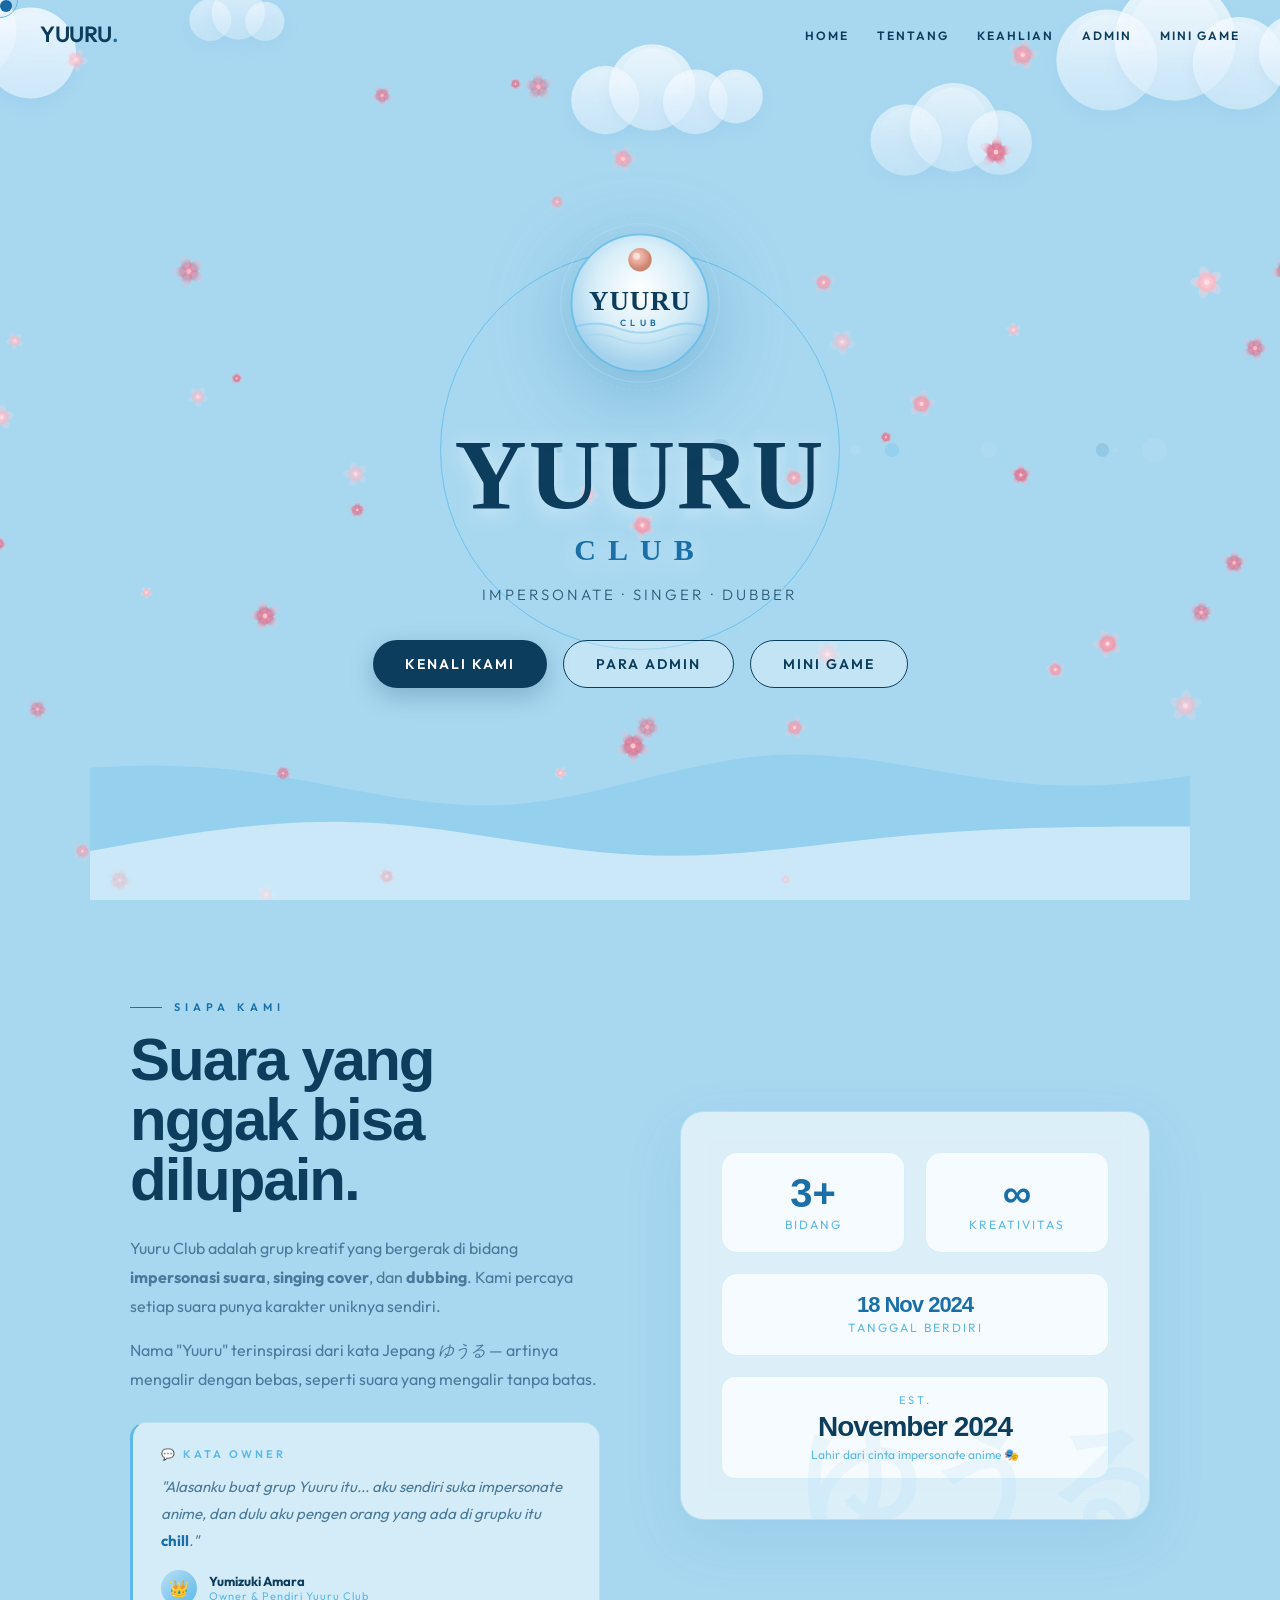
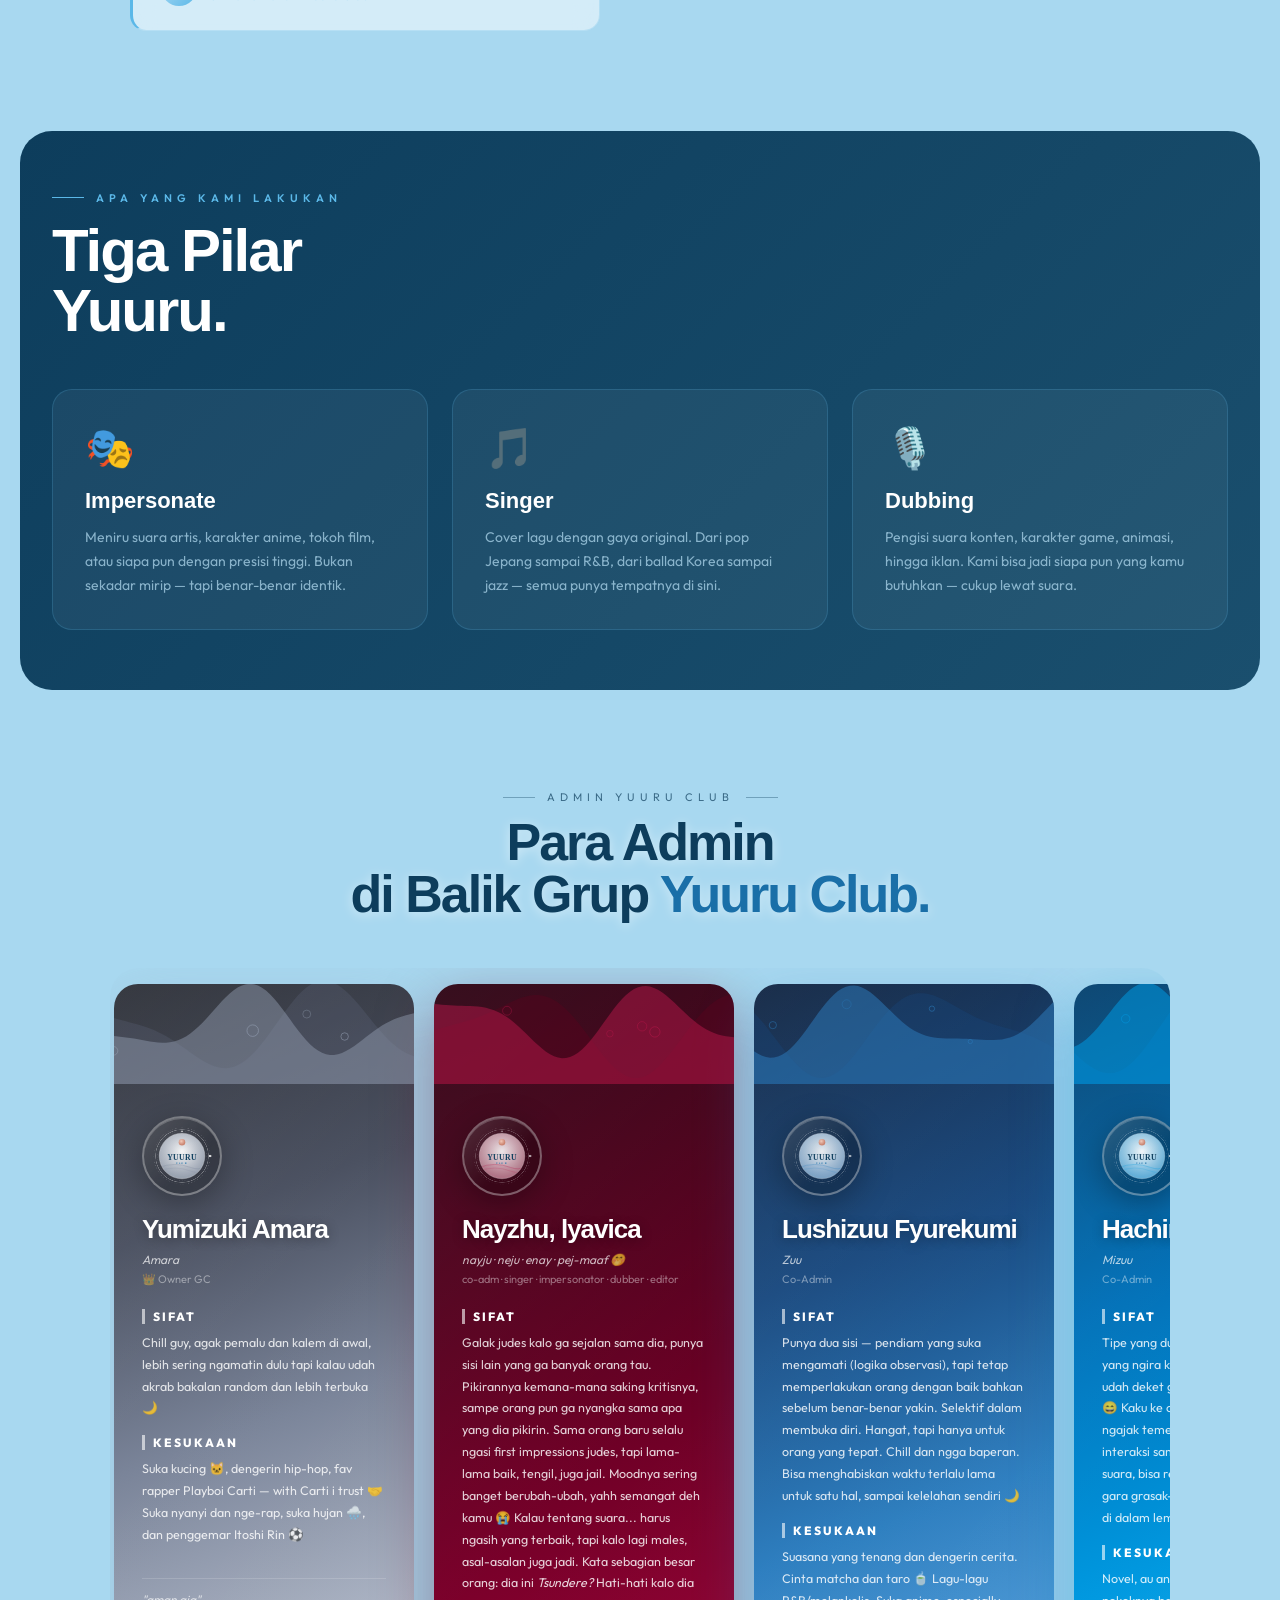
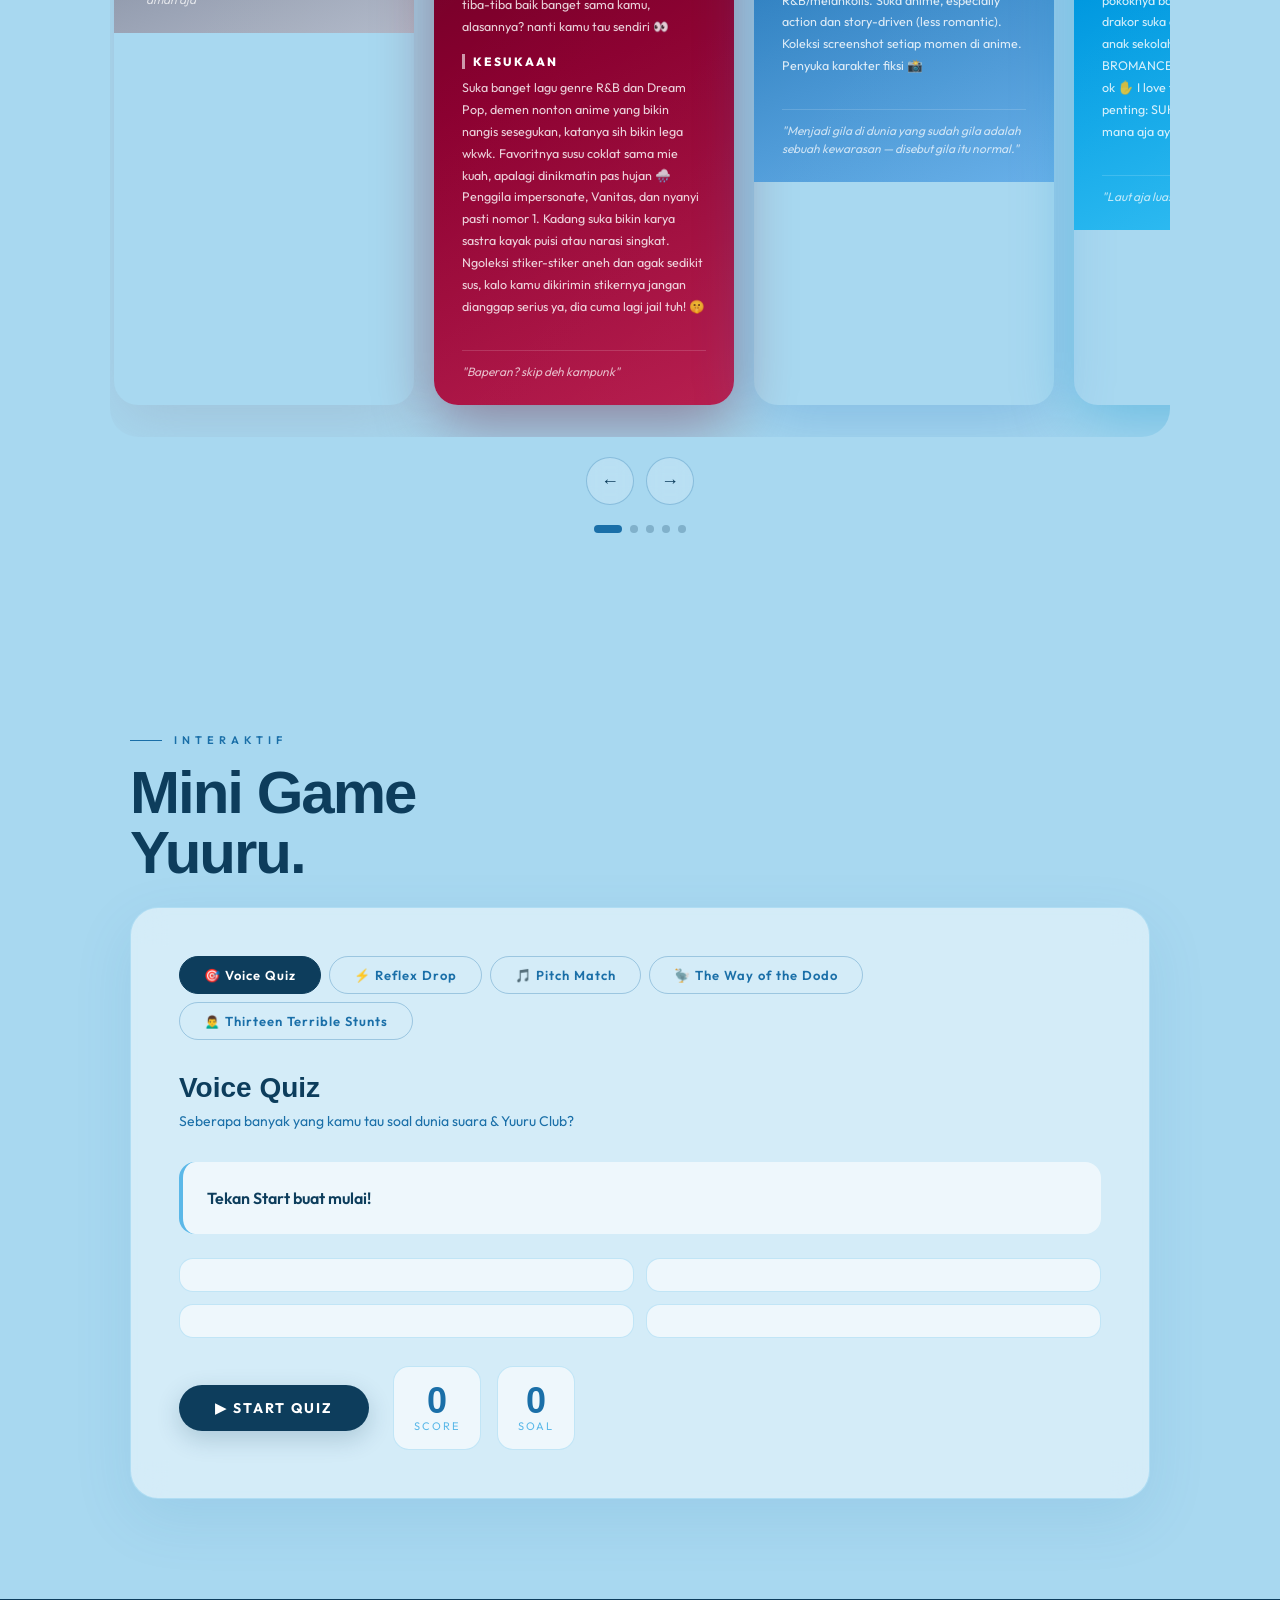
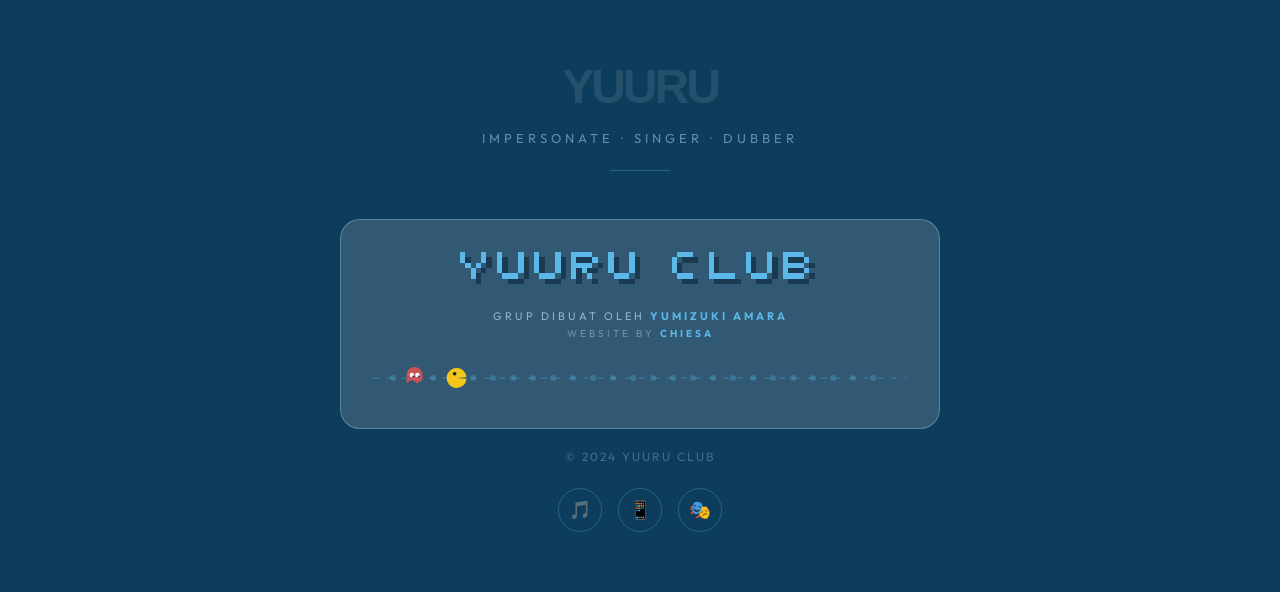
<file: yuuruclub.html>
<!DOCTYPE html>
<html lang="id">

<head>
  <meta charset="UTF-8">
  <meta name="viewport"
    content="width=device-width, initial-scale=1.0, maximum-scale=1.0, user-scalable=no, viewport-fit=cover">
  <meta name="apple-mobile-web-app-capable" content="yes">
  <title>YUURU CLUB</title>
  <link
    href="https://fonts.googleapis.com/css2?family=Playfair+Display:ital,wght@1,900&family=Outfit:wght@300;400;500;600;800&family=Press+Start+2P&display=swap"
    rel="stylesheet">
  <style>
    :root {
      --ocean: #1a6fa8;
      --sky: #5bb8e8;
      --mist: #b8dff5;
      --foam: #e8f6fd;
      --deep: #0d3d5c;
      --blush: #e8a090;
      --pearl: #f5f9fd;
    }

    * {
      margin: 0;
      padding: 0;
      box-sizing: border-box;
      -webkit-tap-highlight-color: transparent;
    }

    html {
      width: 100%;
      overflow-x: hidden;
    }

    body {
      font-family: 'Outfit', sans-serif;
      background: #a8d8f0;
      color: var(--deep);
      overflow-x: hidden;
      -webkit-overflow-scrolling: touch;
    }

    /* BG Canvas - fixed behind everything */
    #bgCanvas {
      position: fixed;
      inset: 0;
      width: 100%;
      height: 100%;
      pointer-events: none;
      z-index: 0;
    }

    /* Scrollbar */
    ::-webkit-scrollbar {
      width: 4px;
    }

    ::-webkit-scrollbar-track {
      background: rgba(255, 255, 255, 0.2);
    }

    ::-webkit-scrollbar-thumb {
      background: var(--sky);
      border-radius: 2px;
    }

    /* ─── CURSOR ─── */
    .cursor {
      width: 12px;
      height: 12px;
      background: var(--ocean);
      border-radius: 50%;
      position: fixed;
      pointer-events: none;
      z-index: 9999;
      transition: transform 0.15s ease;
      mix-blend-mode: multiply;
    }

    .cursor-ring {
      width: 36px;
      height: 36px;
      border: 1.5px solid var(--sky);
      border-radius: 50%;
      position: fixed;
      pointer-events: none;
      z-index: 9998;
      transition: all 0.3s cubic-bezier(0.23, 1, 0.32, 1);
    }

    /* ─── NAV ─── */
    nav {
      position: fixed;
      top: 0;
      left: 0;
      right: 0;
      z-index: 1000;
      padding: 20px 40px;
      display: flex;
      align-items: center;
      justify-content: space-between;
      transition: all 0.4s ease;
    }

    nav.scrolled {
      background: rgba(168, 216, 240, 0.9);
      backdrop-filter: blur(16px);
      padding: 14px 40px;
      box-shadow: 0 2px 20px rgba(26, 111, 168, 0.15);
    }

    .nav-brand {
      font-family: 'Outfit', sans-serif;
      font-weight: 600;
      font-size: 22px;
      font-style: normal;
      color: var(--deep);
      letter-spacing: -0.5px;
    }

    .nav-brand span {
      color: var(--ocean);
    }

    .nav-links {
      display: flex;
      gap: 28px;
      list-style: none;
    }

    .nav-links a {
      color: var(--deep);
      text-decoration: none;
      font-size: 12px;
      font-weight: 600;
      letter-spacing: 2px;
      text-transform: uppercase;
      cursor: none;
      position: relative;
      transition: color 0.2s;
    }

    .nav-links a::after {
      content: '';
      position: absolute;
      bottom: -4px;
      left: 0;
      right: 0;
      height: 1px;
      background: var(--deep);
      transform: scaleX(0);
      transition: transform 0.3s;
    }

    .nav-links a:hover::after {
      transform: scaleX(1);
    }

    @media(max-width:768px) {
      .nav-links {
        display: none;
      }

      nav {
        padding: 16px 24px;
      }
    }

    /* ─── HERO ─── */
    #hero {
      min-height: 100vh;
      position: relative;
      display: flex;
      align-items: center;
      justify-content: center;
      overflow: hidden;
    }

    .wave-bg {
      position: absolute;
      bottom: 0;
      left: 0;
      right: 0;
      height: 300px;
      background: url("data:image/svg+xml,%3Csvg xmlns='http://www.w3.org/2000/svg' viewBox='0 0 1440 320'%3E%3Cpath fill='%235bb8e8' fill-opacity='0.25' d='M0,192L48,186.7C96,181,192,171,288,181.3C384,192,480,224,576,218.7C672,213,768,171,864,165.3C960,160,1056,192,1152,197.3C1248,203,1344,181,1392,170.7L1440,160L1440,320L1392,320C1344,320,1248,320,1152,320C1056,320,960,320,864,320C768,320,672,320,576,320C480,320,384,320,288,320C192,320,96,320,48,320L0,320Z'%3E%3C/path%3E%3C/svg%3E") no-repeat bottom;
      background-size: cover;
      animation: waveDrift 6s ease-in-out infinite alternate;
    }

    .wave-bg2 {
      position: absolute;
      bottom: 0;
      left: 0;
      right: 0;
      height: 200px;
      background: url("data:image/svg+xml,%3Csvg xmlns='http://www.w3.org/2000/svg' viewBox='0 0 1440 320'%3E%3Cpath fill='rgba(255,255,255,0.5)' d='M0,256L60,245.3C120,235,240,213,360,218.7C480,224,600,256,720,261.3C840,267,960,245,1080,234.7C1200,224,1320,224,1380,224L1440,224L1440,320L1380,320C1320,320,1200,320,1080,320C960,320,840,320,720,320C600,320,480,320,360,320C240,320,120,320,60,320L0,320Z'%3E%3C/path%3E%3C/svg%3E") no-repeat bottom;
      background-size: cover;
      animation: waveDrift2 8s ease-in-out infinite alternate;
    }

    @keyframes waveDrift {
      from {
        transform: translateX(-20px)
      }

      to {
        transform: translateX(20px)
      }
    }

    @keyframes waveDrift2 {
      from {
        transform: translateX(10px)
      }

      to {
        transform: translateX(-30px)
      }
    }

    .ripple-ring {
      position: absolute;
      border-radius: 50%;
      border: 1px solid rgba(91, 184, 232, 0.3);
      animation: rippleExpand 4s ease-out infinite;
      pointer-events: none;
    }

    @keyframes rippleExpand {
      0% {
        transform: scale(0.5);
        opacity: 0.8
      }

      100% {
        transform: scale(2.5);
        opacity: 0
      }
    }

    .hero-content {
      position: relative;
      z-index: 10;
      text-align: center;
      animation: heroIn 1s ease both;
    }

    @keyframes heroIn {
      from {
        opacity: 0;
        transform: translateY(40px)
      }

      to {
        opacity: 1;
        transform: translateY(0)
      }
    }

    .logo-circle {
      width: 180px;
      height: 180px;
      margin: 0 auto 32px;
      position: relative;
      animation: logoFloat 4s ease-in-out infinite;
      filter: drop-shadow(0 20px 40px rgba(26, 111, 168, 0.35));
    }

    @keyframes logoFloat {

      0%,
      100% {
        transform: translateY(0)
      }

      50% {
        transform: translateY(-12px)
      }
    }

    .hero-title {
      font-family: 'Georgia', serif;
      font-size: clamp(56px, 11vw, 100px);
      font-weight: 900;
      font-style: normal;
      color: var(--deep);
      letter-spacing: 2px;
      line-height: 1;
      text-shadow: 0 4px 20px rgba(255, 255, 255, 0.5);
    }

    .hero-title .club {
      font-family: 'Georgia', serif;
      font-size: clamp(18px, 3.5vw, 30px);
      letter-spacing: 12px;
      color: var(--ocean);
      font-weight: 700;
      font-style: normal;
      display: block;
      margin-top: 10px;
    }

    .hero-tagline {
      font-size: 15px;
      font-weight: 300;
      color: var(--deep);
      letter-spacing: 3px;
      margin: 20px 0 36px;
      text-transform: uppercase;
      opacity: 0.8;
    }

    .hero-btns {
      display: flex;
      gap: 16px;
      justify-content: center;
      flex-wrap: wrap;
    }

    .btn-primary {
      padding: 14px 32px;
      background: var(--deep);
      color: #fff;
      border: none;
      border-radius: 100px;
      font-family: 'Outfit', sans-serif;
      font-size: 14px;
      font-weight: 600;
      letter-spacing: 2px;
      text-transform: uppercase;
      cursor: none;
      transition: all 0.3s;
      box-shadow: 0 8px 24px rgba(13, 61, 92, 0.25);
    }

    .btn-primary:hover {
      transform: translateY(-3px);
      box-shadow: 0 16px 40px rgba(13, 61, 92, 0.3);
      background: var(--ocean);
    }

    .btn-outline {
      padding: 14px 32px;
      background: rgba(255, 255, 255, 0.3);
      color: var(--deep);
      border: 1.5px solid var(--deep);
      border-radius: 100px;
      font-family: 'Outfit', sans-serif;
      font-size: 14px;
      font-weight: 600;
      letter-spacing: 2px;
      text-transform: uppercase;
      cursor: none;
      transition: all 0.3s;
    }

    .btn-outline:hover {
      background: var(--deep);
      color: #fff;
      transform: translateY(-3px);
    }

    .scroll-hint {
      position: absolute;
      bottom: 32px;
      left: 50%;
      transform: translateX(-50%);
      display: flex;
      flex-direction: column;
      align-items: center;
      gap: 8px;
      color: var(--deep);
      font-size: 11px;
      letter-spacing: 3px;
      text-transform: uppercase;
      opacity: 0.6;
      animation: bounce 2s ease-in-out infinite;
    }

    .scroll-hint::after {
      content: '';
      width: 1px;
      height: 40px;
      background: linear-gradient(to bottom, var(--deep), transparent);
      display: block;
    }

    @keyframes bounce {

      0%,
      100% {
        transform: translateX(-50%) translateY(0)
      }

      50% {
        transform: translateX(-50%) translateY(8px)
      }
    }

    /* ─── SECTIONS ─── */
    section {
      padding: 100px 40px;
      max-width: 1100px;
      margin: 0 auto;
      position: relative;
      z-index: 2;
    }

    .section-label {
      font-size: 11px;
      letter-spacing: 5px;
      text-transform: uppercase;
      color: var(--ocean);
      font-weight: 600;
      margin-bottom: 16px;
      display: flex;
      align-items: center;
      gap: 12px;
    }

    .section-label::before {
      content: '';
      width: 32px;
      height: 1px;
      background: var(--ocean);
    }

    .section-title {
      font-family: 'Zen Kaku Gothic New', sans-serif;
      font-size: clamp(36px, 6vw, 60px);
      font-weight: 900;
      color: var(--deep);
      letter-spacing: -2px;
      line-height: 1;
      margin-bottom: 24px;
    }

    /* fade up */
    .fade-up {
      opacity: 0;
      transform: translateY(30px);
      transition: opacity 0.7s ease, transform 0.7s ease;
    }

    .fade-up.visible {
      opacity: 1;
      transform: translateY(0);
    }

    /* ─── ABOUT ─── */
    #about {
      display: grid;
      grid-template-columns: 1fr 1fr;
      gap: 80px;
      align-items: center;
    }

    .about-text p {
      font-size: 16px;
      line-height: 1.8;
      color: #4a7a9b;
      margin-bottom: 16px;
    }

    .about-card {
      background: rgba(255, 255, 255, 0.6);
      backdrop-filter: blur(12px);
      border-radius: 24px;
      padding: 40px;
      border: 1px solid rgba(91, 184, 232, 0.3);
      box-shadow: 0 20px 60px rgba(26, 111, 168, 0.1);
      position: relative;
      overflow: hidden;
    }

    .about-card::before {
      content: 'ゆうる';
      position: absolute;
      right: -20px;
      bottom: -20px;
      font-family: 'Zen Kaku Gothic New', sans-serif;
      font-size: 120px;
      font-weight: 900;
      color: rgba(91, 184, 232, 0.08);
      line-height: 1;
    }

    .stat-grid {
      display: grid;
      grid-template-columns: 1fr 1fr;
      gap: 20px;
    }

    .stat-item {
      text-align: center;
      padding: 20px;
      background: rgba(255, 255, 255, 0.7);
      border-radius: 16px;
      border: 1px solid rgba(91, 184, 232, 0.2);
      transition: transform 0.3s;
    }

    .stat-item:hover {
      transform: translateY(-4px);
    }

    .stat-num {
      font-family: 'Zen Kaku Gothic New', sans-serif;
      font-size: 40px;
      font-weight: 900;
      color: var(--ocean);
      line-height: 1;
    }

    .stat-label {
      font-size: 12px;
      color: var(--sky);
      letter-spacing: 2px;
      text-transform: uppercase;
      margin-top: 4px;
    }

    /* ─── SKILLS ─── */
    #skills {
      background: linear-gradient(135deg, var(--deep) 0%, #1a4f6e 100%);
      border-radius: 32px;
      margin: 0 20px;
      padding: 60px 32px;
      overflow: hidden;
      max-width: none;
      position: relative;
      z-index: 2;
    }

    #skills .section-label {
      color: var(--sky);
    }

    #skills .section-label::before {
      background: var(--sky);
    }

    #skills .section-title {
      color: #fff;
    }

    .skills-grid {
      display: grid;
      grid-template-columns: repeat(3, 1fr);
      gap: 24px;
      margin-top: 48px;
    }

    @media(max-width:900px) {
      .skills-grid {
        grid-template-columns: 1fr;
      }
    }

    .skill-card {
      background: rgba(255, 255, 255, 0.05);
      border: 1px solid rgba(91, 184, 232, 0.2);
      border-radius: 20px;
      padding: 32px;
      transition: all 0.3s;
      position: relative;
      overflow: hidden;
    }

    .skill-card::before {
      content: '';
      position: absolute;
      top: 0;
      left: 0;
      right: 0;
      height: 2px;
      background: linear-gradient(90deg, transparent, var(--sky), transparent);
      transform: translateX(-100%);
      transition: transform 0.4s;
    }

    .skill-card:hover {
      background: rgba(255, 255, 255, 0.08);
      transform: translateY(-6px);
      border-color: rgba(91, 184, 232, 0.5);
    }

    .skill-card:hover::before {
      transform: translateX(0);
    }

    .skill-icon {
      font-size: 40px;
      margin-bottom: 16px;
    }

    .skill-name {
      font-family: 'Zen Kaku Gothic New', sans-serif;
      font-size: 22px;
      font-weight: 900;
      color: #fff;
      margin-bottom: 12px;
    }

    .skill-desc {
      font-size: 14px;
      color: rgba(184, 223, 245, 0.7);
      line-height: 1.7;
    }

    /* ─── ADMIN CARDS SECTION ─── */
    #admin-section {
      padding: 100px 0;
      position: relative;
      z-index: 2;
    }

    .admin-header {
      text-align: center;
      margin-bottom: 48px;
      padding: 0 40px;
    }

    .admin-header .label {
      font-size: 11px;
      letter-spacing: 5px;
      text-transform: uppercase;
      color: var(--deep);
      margin-bottom: 12px;
      display: flex;
      align-items: center;
      justify-content: center;
      gap: 12px;
      opacity: 0.7;
    }

    .admin-header .label::before,
    .admin-header .label::after {
      content: '';
      width: 32px;
      height: 1px;
      background: var(--deep);
      opacity: 0.5;
    }

    .admin-header h2 {
      font-family: 'Zen Kaku Gothic New', sans-serif;
      font-size: clamp(32px, 6vw, 52px);
      font-weight: 900;
      color: var(--deep);
      letter-spacing: -2px;
      line-height: 1;
      text-shadow: 0 2px 12px rgba(255, 255, 255, 0.5);
    }

    .admin-header h2 span {
      color: var(--ocean);
    }

    /* Slider */
    .slider-wrapper {
      width: 100%;
      max-width: 1100px;
      margin: 0 auto;
      position: relative;
      overflow: hidden;
      padding: 0 20px;
    }

    .slider-track-outer {
      overflow: hidden;
      border-radius: 28px;
      padding: 8px 0 24px;
    }

    .slider-track {
      display: flex;
      gap: 20px;
      transition: transform 0.5s cubic-bezier(0.23, 1, 0.32, 1);
      will-change: transform;
      padding: 8px 4px;
    }

    /* Admin Card */
    .admin-card {
      flex: 0 0 min(300px, 85vw);
      border-radius: 24px;
      overflow: hidden;
      position: relative;
      cursor: pointer;
      transition: transform 0.4s cubic-bezier(0.23, 1, 0.32, 1), box-shadow 0.4s;
      user-select: none;
    }

    .admin-card:hover {
      transform: translateY(-10px) scale(1.02);
    }

    .card-inner {
      position: relative;
      padding: 0;
      height: auto;
      display: flex;
      flex-direction: column;
      overflow: hidden;
    }

    .card-bg {
      position: absolute;
      inset: 0;
      z-index: 0;
    }

    .card-shimmer {
      position: absolute;
      inset: 0;
      background: linear-gradient(135deg, rgba(255, 255, 255, 0.06) 0%, transparent 50%, rgba(255, 255, 255, 0.03) 100%);
      pointer-events: none;
      z-index: 1;
    }

    .ocean-canvas {
      display: block;
      width: 100%;
      height: 100px;
      position: relative;
      z-index: 5;
      margin-top: auto;
      pointer-events: none;
    }

    .card-content {
      position: relative;
      z-index: 10;
      padding: 32px 28px 16px;
      flex: 1;
      display: flex;
      flex-direction: column;
    }

    .avatar-ring {
      width: 80px;
      height: 80px;
      border-radius: 50%;
      border: 2px solid rgba(255, 255, 255, 0.35);
      display: flex;
      align-items: center;
      justify-content: center;
      margin-bottom: 20px;
      background: rgba(0, 0, 0, 0.25);
      backdrop-filter: blur(12px);
      box-shadow: 0 8px 32px rgba(0, 0, 0, 0.3), inset 0 1px 0 rgba(255, 255, 255, 0.2);
      transition: transform 0.35s cubic-bezier(0.23, 1, 0.32, 1);
      position: relative;
      overflow: hidden;
    }

    .avatar-ring::before {
      content: '';
      position: absolute;
      inset: 0;
      border-radius: 50%;
      background: linear-gradient(135deg, rgba(255, 255, 255, 0.15) 0%, transparent 60%);
    }

    .admin-card:hover .avatar-ring {
      transform: scale(1.12) rotate(4deg);
    }

    .card-name {
      font-family: 'Zen Kaku Gothic New', sans-serif;
      font-size: 26px;
      font-weight: 900;
      color: #fff;
      letter-spacing: -1px;
      line-height: 1;
      margin-bottom: 8px;
      text-shadow: 0 2px 12px rgba(0, 0, 0, 0.3);
    }

    .card-quote {
      position: relative;
      z-index: 10;
      margin: 0 28px 24px;
      font-size: 12px;
      font-style: italic;
      color: rgba(255, 255, 255, 0.7);
      line-height: 1.5;
      padding-top: 12px;
      border-top: 1px solid rgba(255, 255, 255, 0.15);
    }

    /* Logo spin */
    .logo-spin-outer {
      animation: spinOuter 8s linear infinite;
      transform-origin: 100px 100px;
      transform-box: fill-box;
      will-change: transform;
    }

    .logo-spin-inner {
      animation: spinInner 8s linear infinite;
      transform-origin: 100px 100px;
      transform-box: fill-box;
      will-change: transform;
    }

    .admin-card:hover .logo-spin-outer {
      animation-duration: 2s;
    }

    .admin-card:hover .logo-spin-inner {
      animation-duration: 2s;
    }

    @keyframes spinOuter {
      from {
        transform: rotate(0deg)
      }

      to {
        transform: rotate(360deg)
      }
    }

    @keyframes spinInner {
      from {
        transform: rotate(0deg)
      }

      to {
        transform: rotate(-360deg)
      }
    }

    /* Slider controls */
    .slider-arrows {
      display: flex;
      gap: 12px;
      justify-content: center;
      margin-top: 20px;
    }

    .arrow-btn {
      width: 48px;
      height: 48px;
      border-radius: 50%;
      background: rgba(255, 255, 255, 0.2);
      border: 1px solid rgba(26, 111, 168, 0.3);
      color: var(--deep);
      font-size: 18px;
      cursor: pointer;
      transition: all 0.2s;
      display: flex;
      align-items: center;
      justify-content: center;
      backdrop-filter: blur(8px);
    }

    .arrow-btn:hover {
      background: rgba(255, 255, 255, 0.35);
      transform: scale(1.1);
    }

    .slider-dots {
      display: flex;
      gap: 8px;
      justify-content: center;
      margin-top: 20px;
    }

    .dot {
      width: 8px;
      height: 8px;
      border-radius: 100px;
      background: rgba(13, 61, 92, 0.25);
      cursor: pointer;
      transition: all 0.3s;
      border: none;
    }

    .dot.active {
      width: 28px;
      background: var(--ocean);
    }

    /* ─── GAME ─── */
    #game {
      position: relative;
      z-index: 2;
    }

    .game-container {
      background: rgba(255, 255, 255, 0.5);
      backdrop-filter: blur(16px);
      border-radius: 28px;
      padding: 48px;
      border: 1px solid rgba(91, 184, 232, 0.3);
      box-shadow: 0 20px 60px rgba(26, 111, 168, 0.1);
    }

    .game-title {
      font-family: 'Zen Kaku Gothic New', sans-serif;
      font-size: 28px;
      font-weight: 900;
      color: var(--deep);
      margin-bottom: 8px;
    }

    .game-subtitle {
      font-size: 14px;
      color: var(--ocean);
      margin-bottom: 32px;
    }

    .game-tabs {
      display: flex;
      gap: 8px;
      margin-bottom: 32px;
      flex-wrap: wrap;
    }

    .tab-btn {
      padding: 10px 24px;
      background: transparent;
      border: 1.5px solid rgba(26, 111, 168, 0.3);
      border-radius: 100px;
      font-family: 'Outfit', sans-serif;
      font-size: 13px;
      font-weight: 600;
      letter-spacing: 1px;
      color: var(--ocean);
      cursor: pointer;
      transition: all 0.2s;
    }

    .tab-btn.active {
      background: var(--deep);
      color: #fff;
      border-color: var(--deep);
    }

    .tab-btn:hover:not(.active) {
      border-color: var(--ocean);
    }

    .quiz-question {
      font-size: 16px;
      font-weight: 600;
      color: var(--deep);
      margin-bottom: 24px;
      line-height: 1.5;
      background: rgba(255, 255, 255, 0.6);
      border-radius: 16px;
      padding: 24px;
      border-left: 4px solid var(--sky);
    }

    .quiz-options {
      display: grid;
      grid-template-columns: 1fr 1fr;
      gap: 12px;
    }

    @media(max-width:600px) {
      .quiz-options {
        grid-template-columns: 1fr;
      }
    }

    .quiz-opt {
      padding: 16px 20px;
      background: rgba(255, 255, 255, 0.6);
      border: 1.5px solid rgba(91, 184, 232, 0.3);
      border-radius: 14px;
      font-family: 'Outfit', sans-serif;
      font-size: 14px;
      font-weight: 500;
      color: var(--deep);
      cursor: pointer;
      transition: all 0.2s;
      text-align: left;
    }

    .quiz-opt:hover:not(:disabled) {
      background: rgba(91, 184, 232, 0.15);
      border-color: var(--sky);
      transform: translateY(-2px);
    }

    .quiz-opt.correct {
      background: rgba(46, 204, 113, 0.15);
      border-color: #2ecc71;
      color: #27ae60;
    }

    .quiz-opt.wrong {
      background: rgba(232, 160, 144, 0.15);
      border-color: #e8a090;
      color: #c0392b;
    }

    .quiz-opt:disabled {
      cursor: not-allowed;
    }

    .game-score-display {
      display: flex;
      gap: 16px;
      align-items: center;
    }

    .score-box {
      text-align: center;
      background: rgba(255, 255, 255, 0.6);
      border-radius: 16px;
      padding: 16px 20px;
      border: 1px solid rgba(91, 184, 232, 0.3);
    }

    .score-num {
      font-family: 'Zen Kaku Gothic New', sans-serif;
      font-size: 36px;
      font-weight: 900;
      color: var(--ocean);
      line-height: 1;
    }

    .score-label {
      font-size: 11px;
      color: var(--sky);
      letter-spacing: 2px;
      text-transform: uppercase;
    }

    .game-result {
      font-family: 'Zen Kaku Gothic New', sans-serif;
      font-size: 20px;
      font-weight: 700;
      color: var(--ocean);
      min-height: 32px;
    }

    .game-result.success {
      color: #2ecc71;
    }

    .game-result.fail {
      color: #e8a090;
    }

    .game-btn {
      padding: 14px 36px;
      background: var(--deep);
      color: #fff;
      border: none;
      border-radius: 100px;
      font-family: 'Outfit', sans-serif;
      font-size: 14px;
      font-weight: 700;
      letter-spacing: 2px;
      text-transform: uppercase;
      cursor: pointer;
      transition: all 0.3s;
      box-shadow: 0 8px 24px rgba(13, 61, 92, 0.2);
    }

    .game-btn:hover {
      transform: translateY(-3px);
      background: var(--ocean);
    }

    .game-btn:disabled {
      opacity: 0.5;
      transform: none;
    }

    /* Pitch game */
    .pitch-game {
      display: flex;
      flex-direction: column;
      align-items: center;
      gap: 24px;
    }

    .pitch-display {
      width: 100%;
      max-width: 500px;
      background: var(--deep);
      border-radius: 20px;
      padding: 40px;
      text-align: center;
      position: relative;
      overflow: hidden;
    }

    .pitch-display::before {
      content: '';
      position: absolute;
      inset: 0;
      background: radial-gradient(circle at 50% 50%, rgba(91, 184, 232, 0.15), transparent 70%);
    }

    .pitch-wave {
      display: flex;
      align-items: center;
      justify-content: center;
      gap: 3px;
      height: 60px;
      margin-bottom: 20px;
    }

    .pitch-bar {
      width: 4px;
      background: var(--sky);
      border-radius: 2px;
      animation: pitchAnim 0.6s ease-in-out infinite alternate;
    }

    .pitch-bar:nth-child(even) {
      animation-delay: 0.15s
    }

    .pitch-bar:nth-child(3n) {
      animation-delay: 0.3s
    }

    @keyframes pitchAnim {
      from {
        height: 8px
      }

      to {
        height: 40px
      }
    }

    .pitch-bar.idle {
      animation: none;
      height: 8px
    }

    .pitch-target {
      font-family: 'Zen Kaku Gothic New', sans-serif;
      font-size: 48px;
      font-weight: 900;
      color: #fff;
      letter-spacing: -2px;
    }

    .pitch-target small {
      display: block;
      font-size: 14px;
      color: var(--mist);
      font-weight: 300;
      letter-spacing: 3px
    }

    /* ─── FOOTER ─── */
    footer {
      background: var(--deep);
      padding: 60px 40px;
      text-align: center;
      position: relative;
      z-index: 2;
    }

    .footer-brand {
      font-family: 'Zen Kaku Gothic New', sans-serif;
      font-size: 48px;
      font-weight: 900;
      color: rgba(255, 255, 255, 0.1);
      letter-spacing: -3px;
      margin-bottom: 16px;
    }

    .footer-tagline {
      color: rgba(184, 223, 245, 0.5);
      font-size: 13px;
      letter-spacing: 4px;
      text-transform: uppercase;
    }

    .footer-divider {
      width: 60px;
      height: 1px;
      background: rgba(91, 184, 232, 0.3);
      margin: 24px auto;
    }

    .social-links {
      display: flex;
      gap: 16px;
      justify-content: center;
      margin-top: 24px;
    }

    .social-link {
      width: 44px;
      height: 44px;
      border-radius: 50%;
      border: 1px solid rgba(91, 184, 232, 0.3);
      display: flex;
      align-items: center;
      justify-content: center;
      font-size: 18px;
      text-decoration: none;
      color: var(--sky);
      cursor: none;
      transition: all 0.3s;
    }

    .social-link:hover {
      background: rgba(91, 184, 232, 0.1);
      transform: translateY(-3px);
    }

    /* Footer card (yuuru pixel + pacman) */
    .footer-card {
      background: rgba(255, 255, 255, 0.15);
      backdrop-filter: blur(12px);
      border: 1px solid rgba(255, 255, 255, 0.25);
      border-radius: 20px;
      padding: 32px;
      max-width: 600px;
      margin: 48px auto 20px;
      text-align: center;
    }

    /* orbs in hero */
    .orb {
      position: absolute;
      border-radius: 50%;
      animation: floatOrb linear infinite;
      pointer-events: none;
    }

    @keyframes floatOrb {
      0% {
        transform: translateY(100vh) scale(0);
        opacity: 0
      }

      10% {
        opacity: 0.4
      }

      90% {
        opacity: 0.4
      }

      100% {
        transform: translateY(-200px) scale(1.2);
        opacity: 0
      }
    }

    @media(max-width:768px) {
      #about {
        grid-template-columns: 1fr;
      }

      section {
        padding: 60px 24px;
      }

      .game-container {
        padding: 28px 20px;
      }
    }
  </style>
</head>

<body>

  <canvas id="bgCanvas"></canvas>
  <div class="cursor" id="cursor"></div>
  <div class="cursor-ring" id="cursorRing"></div>

  <!-- NAV -->
  <nav id="navbar">
    <div class="nav-brand">YUURU<span>.</span></div>
    <ul class="nav-links">
      <li><a href="#" onclick="smooth(event,'hero')">Home</a></li>
      <li><a href="#" onclick="smooth(event,'about')">Tentang</a></li>
      <li><a href="#" onclick="smooth(event,'skills')">Keahlian</a></li>
      <li><a href="#" onclick="smooth(event,'admin-section')">Admin</a></li>
      <li><a href="#" onclick="smooth(event,'game')">Mini Game</a></li>
    </ul>
  </nav>

  <!-- HERO -->
  <section id="hero">
    <div class="wave-bg"></div>
    <div class="wave-bg2"></div>
    <div class="ripple-ring"
      style="width:400px;height:400px;top:50%;left:50%;transform:translate(-50%,-50%);animation-duration:4s;"></div>
    <div class="ripple-ring"
      style="width:400px;height:400px;top:50%;left:50%;transform:translate(-50%,-50%);animation-duration:4s;animation-delay:1.3s;">
    </div>
    <div class="ripple-ring"
      style="width:400px;height:400px;top:50%;left:50%;transform:translate(-50%,-50%);animation-duration:4s;animation-delay:2.6s;">
    </div>

    <div class="hero-content">
      <div class="logo-circle">
        <svg viewBox="0 0 200 200" xmlns="http://www.w3.org/2000/svg" width="180" height="180">
          <defs>
            <radialGradient id="bgGrad" cx="50%" cy="40%" r="55%">
              <stop offset="0%" stop-color="#ffffff" />
              <stop offset="60%" stop-color="#d8eef8" />
              <stop offset="100%" stop-color="#a8d4ee" />
            </radialGradient>
            <radialGradient id="orbGrad" cx="40%" cy="35%" r="55%">
              <stop offset="0%" stop-color="#f5c4b0" />
              <stop offset="50%" stop-color="#e8a090" />
              <stop offset="100%" stop-color="#c87860" />
            </radialGradient>
            <clipPath id="circleClip">
              <circle cx="100" cy="100" r="76" />
            </clipPath>
          </defs>
          <circle cx="100" cy="100" r="97" fill="none" stroke="#9ecfe8" stroke-width="1.5" stroke-dasharray="4 3"
            opacity="0.6" />
          <circle cx="100" cy="100" r="88" fill="none" stroke="#b8dff5" stroke-width="1" opacity="0.5" />
          <circle cx="100" cy="100" r="76" fill="url(#bgGrad)" />
          <g clip-path="url(#circleClip)" opacity="0.55">
            <path d="M24,128 Q50,118 76,128 Q102,138 128,128 Q154,118 176,128" fill="none" stroke="#7ec5ea"
              stroke-width="2.5" stroke-linecap="round" />
            <path d="M24,140 Q50,130 76,140 Q102,150 128,140 Q154,130 176,140" fill="none" stroke="#9ed5ee"
              stroke-width="2" stroke-linecap="round" />
            <path d="M24,128 Q50,118 76,128 Q102,138 128,128 Q154,118 176,128 L176,180 L24,180 Z" fill="#7ec5ea"
              fill-opacity="0.12" />
          </g>
          <circle cx="100" cy="52" r="13" fill="url(#orbGrad)" opacity="0.9" />
          <circle cx="96" cy="48" r="4" fill="rgba(255,255,255,0.5)" />
          <text x="100" y="108" text-anchor="middle" font-family="'Zen Kaku Gothic New',Georgia,serif" font-size="30"
            font-weight="900" fill="#0d3d5c" letter-spacing="1">YUURU</text>
          <text x="100" y="126" text-anchor="middle" font-family="'Outfit',Arial,sans-serif" font-size="10"
            font-weight="600" fill="#1a6fa8" letter-spacing="5">CLUB</text>
          <circle cx="100" cy="100" r="76" fill="none" stroke="#5bb8e8" stroke-width="2" opacity="0.7" />
        </svg>
      </div>
      <h1 class="hero-title">YUURU<span class="club">CLUB</span></h1>
      <p class="hero-tagline">Impersonate · Singer · Dubber</p>
      <div class="hero-btns">
        <button class="btn-primary" onclick="smooth(event,'about')">Kenali Kami</button>
        <button class="btn-outline" onclick="smooth(event,'admin-section')">Para Admin</button>
        <button class="btn-outline" onclick="smooth(event,'game')">Mini Game</button>
      </div>
    </div>
  </section>

  <!-- ABOUT -->
  <section id="about">
    <div class="about-text fade-up">
      <div class="section-label">Siapa Kami</div>
      <h2 class="section-title">Suara yang<br>nggak bisa<br>dilupain.</h2>
      <p>Yuuru Club adalah grup kreatif yang bergerak di bidang <strong>impersonasi suara</strong>, <strong>singing
          cover</strong>, dan <strong>dubbing</strong>. Kami percaya setiap suara punya karakter uniknya sendiri.</p>
      <p>Nama "Yuuru" terinspirasi dari kata Jepang <em>ゆうる</em> — artinya mengalir dengan bebas, seperti suara yang
        mengalir tanpa batas.</p>
      <div
        style="margin-top:28px;background:rgba(255,255,255,0.5);backdrop-filter:blur(12px);border:1px solid rgba(91,184,232,0.25);border-left:3px solid var(--sky);border-radius:16px;padding:24px 28px;">
        <div
          style="font-size:11px;letter-spacing:3px;text-transform:uppercase;color:var(--sky);margin-bottom:12px;font-weight:600">
          💬 Kata Owner</div>
        <p style="font-size:15px;line-height:1.8;color:#4a7a9b;font-style:italic;margin:0">"Alasanku buat grup Yuuru
          itu... aku sendiri suka impersonate anime, dan dulu aku pengen orang yang ada di grupku itu <strong
            style="color:var(--ocean);font-style:normal">chill</strong>."</p>
        <div style="margin-top:16px;display:flex;align-items:center;gap:12px;">
          <div
            style="width:36px;height:36px;border-radius:50%;background:linear-gradient(135deg,var(--mist),var(--sky));display:flex;align-items:center;justify-content:center;font-size:16px">
            👑</div>
          <div>
            <div style="font-size:13px;font-weight:700;color:var(--deep)">Yumizuki Amara</div>
            <div style="font-size:11px;color:var(--sky);letter-spacing:1px">Owner & Pendiri Yuuru Club</div>
          </div>
        </div>
      </div>
    </div>
    <div class="about-visual fade-up" style="animation-delay:0.2s">
      <div class="about-card">
        <div class="stat-grid">
          <div class="stat-item">
            <div class="stat-num">3+</div>
            <div class="stat-label">Bidang</div>
          </div>
          <div class="stat-item">
            <div class="stat-num">∞</div>
            <div class="stat-label">Kreativitas</div>
          </div>
          <div class="stat-item" style="grid-column:1/-1">
            <div class="stat-num" style="font-size:22px;letter-spacing:-1px">18 Nov 2024</div>
            <div class="stat-label">Tanggal Berdiri</div>
          </div>
        </div>
        <div
          style="margin-top:20px;background:rgba(255,255,255,0.7);border-radius:14px;padding:16px 20px;border:1px solid rgba(91,184,232,0.2);text-align:center;">
          <div style="font-size:11px;letter-spacing:3px;text-transform:uppercase;color:var(--sky);margin-bottom:4px">
            Est.</div>
          <div
            style="font-family:'Zen Kaku Gothic New',sans-serif;font-size:28px;font-weight:900;color:var(--deep);letter-spacing:-1px">
            November 2024</div>
          <div style="font-size:12px;color:var(--sky);margin-top:4px">Lahir dari cinta impersonate anime 🎭</div>
        </div>
      </div>
    </div>
  </section>

  <!-- SKILLS -->
  <div id="skills"
    style="border-radius:32px;margin:0 20px;padding:60px 32px;overflow:hidden;position:relative;z-index:2;background:linear-gradient(135deg,var(--deep) 0%,#1a4f6e 100%);">
    <div class="section-label" style="color:var(--sky)">Apa yang Kami Lakukan</div>
    <h2 class="section-title" style="color:#fff">Tiga Pilar<br>Yuuru.</h2>
    <div class="skills-grid">
      <div class="skill-card fade-up">
        <div class="skill-icon">🎭</div>
        <div class="skill-name">Impersonate</div>
        <div class="skill-desc">Meniru suara artis, karakter anime, tokoh film, atau siapa pun dengan presisi tinggi.
          Bukan sekadar mirip — tapi benar-benar identik.</div>
      </div>
      <div class="skill-card fade-up" style="animation-delay:0.15s">
        <div class="skill-icon">🎵</div>
        <div class="skill-name">Singer</div>
        <div class="skill-desc">Cover lagu dengan gaya original. Dari pop Jepang sampai R&B, dari ballad Korea sampai
          jazz — semua punya tempatnya di sini.</div>
      </div>
      <div class="skill-card fade-up" style="animation-delay:0.3s">
        <div class="skill-icon">🎙️</div>
        <div class="skill-name">Dubbing</div>
        <div class="skill-desc">Pengisi suara konten, karakter game, animasi, hingga iklan. Kami bisa jadi siapa pun
          yang kamu butuhkan — cukup lewat suara.</div>
      </div>
    </div>
  </div>

  <!-- ADMIN CARDS -->
  <div id="admin-section">
    <div class="admin-header">
      <div class="label">Admin Yuuru Club</div>
      <h2>Para Admin<br>di Balik Grup <span>Yuuru Club.</span></h2>
    </div>

    <div class="slider-wrapper">
      <div class="slider-track-outer">
        <div class="slider-track" id="sliderTrack">

          <!-- CARD 1 — SILVER — AMARA -->
          <div class="admin-card" style="box-shadow:0 20px 60px rgba(150,160,180,0.35)">
            <div class="card-inner">
              <div class="card-bg"
                style="background:linear-gradient(160deg,#2a2d35 0%,#4a5060 35%,#7a8499 65%,#b0b8c8 100%)"></div>
              <div class="card-shimmer"></div>
              <canvas class="ocean-canvas" id="ocean1"></canvas>
              <div class="card-content">
                <div class="avatar-ring"><svg viewBox="0 0 200 200" width="60" height="60"
                    xmlns="http://www.w3.org/2000/svg">
                    <defs>
                      <radialGradient id="av1bg" cx="50%" cy="40%" r="55%">
                        <stop offset="0%" stop-color="rgba(255,255,255,0.95)" />
                        <stop offset="100%" stop-color="rgba(200,210,225,0.7)" />
                      </radialGradient>
                      <radialGradient id="av1orb" cx="40%" cy="35%" r="55%">
                        <stop offset="0%" stop-color="#f5c4b0" />
                        <stop offset="100%" stop-color="#c87860" />
                      </radialGradient>
                      <clipPath id="cc1">
                        <circle cx="100" cy="100" r="76" />
                      </clipPath>
                    </defs>
                    <g class="logo-spin-outer">
                      <circle cx="100" cy="100" r="94" fill="none" stroke="rgba(255,255,255,0.2)" stroke-width="1"
                        stroke-dasharray="6 4" />
                      <circle cx="100" cy="100" r="88" fill="none" stroke="rgba(255,255,255,0.4)" stroke-width="1.5" />
                      <circle cx="194" cy="100" r="4" fill="rgba(255,255,255,0.8)" />
                    </g>
                    <g class="logo-spin-inner">
                      <circle cx="100" cy="100" r="82" fill="none" stroke="rgba(255,255,255,0.15)" stroke-width="1"
                        stroke-dasharray="3 6" />
                      <circle cx="100" cy="18" r="3" fill="rgba(255,255,255,0.6)" />
                    </g>
                    <circle cx="100" cy="100" r="76" fill="url(#av1bg)" />
                    <g clip-path="url(#cc1)" opacity="0.5">
                      <path d="M24,138 Q76,118 128,138 Q154,148 176,138" fill="none" stroke="rgba(122,132,153,0.8)"
                        stroke-width="2.5" stroke-linecap="round" />
                      <path d="M24,150 Q76,130 128,150 Q154,160 176,150" fill="none" stroke="rgba(122,132,153,0.6)"
                        stroke-width="2" stroke-linecap="round" />
                      <path d="M24,138 Q76,118 128,138 L176,180 L24,180Z" fill="rgba(122,132,153,0.12)" />
                    </g>
                    <circle cx="100" cy="54" r="11" fill="url(#av1orb)" opacity="0.9" /><text x="100" y="112"
                      text-anchor="middle" font-family="'Zen Kaku Gothic New',serif" font-size="26" font-weight="900"
                      fill="#0d3d5c" letter-spacing="1">YUURU</text><text x="100" y="126" text-anchor="middle"
                      font-family="'Outfit',sans-serif" font-size="8" font-weight="600" fill="#1a6fa8"
                      letter-spacing="4">CLUB</text>
                    <circle cx="100" cy="100" r="76" fill="none" stroke="rgba(255,255,255,0.6)" stroke-width="1.5" />
                  </svg></div>
                <div class="card-name">Yumizuki Amara</div>
                <div class="card-nickname"
                  style="font-size:12px;line-height:1.6;margin-bottom:20px;color:rgba(255,255,255,0.7);font-style:italic;">
                  Amara<br><span style="font-style:normal;font-size:11px;opacity:0.6">👑 Owner GC</span></div>
                <div style="margin-bottom:16px">
                  <div
                    style="font-size:12px;letter-spacing:2px;text-transform:uppercase;color:#fff;margin-bottom:8px;font-weight:800;font-family:'Outfit',sans-serif;border-left:3px solid rgba(255,255,255,0.6);padding-left:8px;">
                    Sifat</div>
                  <p
                    style="font-size:12.5px;color:rgba(255,255,255,0.82);line-height:1.75;font-family:'Outfit',sans-serif">
                    Chill guy, agak pemalu dan kalem di awal, lebih sering ngamatin dulu tapi kalau udah akrab bakalan
                    random dan lebih terbuka 🌙</p>
                </div>
                <div style="margin-bottom:16px">
                  <div
                    style="font-size:12px;letter-spacing:2px;text-transform:uppercase;color:#fff;margin-bottom:8px;font-weight:800;font-family:'Outfit',sans-serif;border-left:3px solid rgba(255,255,255,0.6);padding-left:8px;">
                    Kesukaan</div>
                  <p
                    style="font-size:12.5px;color:rgba(255,255,255,0.82);line-height:1.75;font-family:'Outfit',sans-serif">
                    Suka kucing 🐱, dengerin hip-hop, fav rapper Playboi Carti — with Carti i trust 🤝 Suka nyanyi dan
                    nge-rap, suka hujan 🌧️, dan penggemar Itoshi Rin ⚽</p>
                </div>
              </div>
              <div class="card-quote">"aman aja"</div>
            </div>
          </div>

          <!-- CARD 2 — MAROON — NAYZHU -->
          <div class="admin-card" style="box-shadow:0 20px 60px rgba(100,0,30,0.4)">
            <div class="card-inner">
              <div class="card-bg"
                style="background:linear-gradient(160deg,#2a0010 0%,#5c0020 35%,#8b0030 65%,#b5184a 100%)"></div>
              <div class="card-shimmer"></div>
              <canvas class="ocean-canvas" id="ocean2"></canvas>
              <div class="card-content">
                <div class="avatar-ring"><svg viewBox="0 0 200 200" width="60" height="60"
                    xmlns="http://www.w3.org/2000/svg">
                    <defs>
                      <radialGradient id="av2bg" cx="50%" cy="40%" r="55%">
                        <stop offset="0%" stop-color="rgba(255,255,255,0.9)" />
                        <stop offset="100%" stop-color="rgba(255,200,215,0.6)" />
                      </radialGradient>
                      <radialGradient id="av2orb" cx="40%" cy="35%" r="55%">
                        <stop offset="0%" stop-color="#f5c4b0" />
                        <stop offset="100%" stop-color="#c87860" />
                      </radialGradient>
                      <clipPath id="cc2">
                        <circle cx="100" cy="100" r="76" />
                      </clipPath>
                    </defs>
                    <g class="logo-spin-outer">
                      <circle cx="100" cy="100" r="94" fill="none" stroke="rgba(255,255,255,0.15)" stroke-width="1"
                        stroke-dasharray="6 4" />
                      <circle cx="100" cy="100" r="88" fill="none" stroke="rgba(255,255,255,0.3)" stroke-width="1.5" />
                      <circle cx="194" cy="100" r="4" fill="rgba(255,255,255,0.6)" />
                    </g>
                    <g class="logo-spin-inner">
                      <circle cx="100" cy="100" r="82" fill="none" stroke="rgba(255,255,255,0.12)" stroke-width="1"
                        stroke-dasharray="3 6" />
                      <circle cx="100" cy="18" r="3" fill="rgba(255,255,255,0.4)" />
                    </g>
                    <circle cx="100" cy="100" r="76" fill="url(#av2bg)" />
                    <g clip-path="url(#cc2)" opacity="0.5">
                      <path d="M24,138 Q76,118 128,138 Q154,148 176,138" fill="none" stroke="rgba(181,24,74,0.8)"
                        stroke-width="2.5" stroke-linecap="round" />
                      <path d="M24,150 Q76,130 128,150 Q154,160 176,150" fill="none" stroke="rgba(181,24,74,0.6)"
                        stroke-width="2" stroke-linecap="round" />
                      <path d="M24,138 Q76,118 128,138 L176,180 L24,180Z" fill="rgba(181,24,74,0.12)" />
                    </g>
                    <circle cx="100" cy="54" r="11" fill="url(#av2orb)" opacity="0.9" /><text x="100" y="112"
                      text-anchor="middle" font-family="'Zen Kaku Gothic New',serif" font-size="26" font-weight="900"
                      fill="#0d3d5c" letter-spacing="1">YUURU</text><text x="100" y="126" text-anchor="middle"
                      font-family="'Outfit',sans-serif" font-size="8" font-weight="600" fill="#1a6fa8"
                      letter-spacing="4">CLUB</text>
                    <circle cx="100" cy="100" r="76" fill="none" stroke="rgba(255,255,255,0.5)" stroke-width="1.5" />
                  </svg></div>
                <div class="card-name">Nayzhu, lyavica</div>
                <div class="card-nickname"
                  style="font-size:12px;line-height:1.6;margin-bottom:20px;color:rgba(255,255,255,0.7);font-style:italic;">
                  nayju · neju · enay · pej-maaf 🤭<br><span style="font-style:normal;font-size:11px;opacity:0.6">co-adm
                    · singer · impersonator · dubber · editor</span></div>
                <div style="margin-bottom:16px">
                  <div
                    style="font-size:12px;letter-spacing:2px;text-transform:uppercase;color:#fff;margin-bottom:8px;font-weight:800;font-family:'Outfit',sans-serif;border-left:3px solid rgba(255,255,255,0.6);padding-left:8px;">
                    Sifat</div>
                  <p
                    style="font-size:12.5px;color:rgba(255,255,255,0.82);line-height:1.75;font-family:'Outfit',sans-serif">
                    Galak judes kalo ga sejalan sama dia, punya sisi lain yang ga banyak orang tau. Pikirannya
                    kemana-mana saking kritisnya, sampe orang pun ga nyangka sama apa yang dia pikirin. Sama orang baru
                    selalu ngasi first impressions judes, tapi lama-lama baik, tengil, juga jail. Moodnya sering banget
                    berubah-ubah, yahh semangat deh kamu 😭 Kalau tentang suara... harus ngasih yang terbaik, tapi kalo
                    lagi males, asal-asalan juga jadi. Kata sebagian besar orang: dia ini <em>Tsundere?</em> Hati-hati
                    kalo dia tiba-tiba baik banget sama kamu, alasannya? nanti kamu tau sendiri 👀</p>
                </div>
                <div style="margin-bottom:16px">
                  <div
                    style="font-size:12px;letter-spacing:2px;text-transform:uppercase;color:#fff;margin-bottom:8px;font-weight:800;font-family:'Outfit',sans-serif;border-left:3px solid rgba(255,255,255,0.6);padding-left:8px;">
                    Kesukaan</div>
                  <p
                    style="font-size:12.5px;color:rgba(255,255,255,0.82);line-height:1.75;font-family:'Outfit',sans-serif">
                    Suka banget lagu genre R&B dan Dream Pop, demen nonton anime yang bikin nangis sesegukan, katanya
                    sih bikin lega wkwk. Favoritnya susu coklat sama mie kuah, apalagi dinikmatin pas hujan 🌧️ Penggila
                    impersonate, Vanitas, dan nyanyi pasti nomor 1. Kadang suka bikin karya sastra kayak puisi atau
                    narasi singkat. Ngoleksi stiker-stiker aneh dan agak sedikit sus, kalo kamu dikirimin stikernya
                    jangan dianggap serius ya, dia cuma lagi jail tuh! 🤫</p>
                </div>
              </div>
              <div class="card-quote">"Baperan? skip deh kampunk"</div>
            </div>
          </div>

          <!-- CARD 3 — BIRU LANGIT — ZUU -->
          <div class="admin-card" style="box-shadow:0 20px 60px rgba(56,130,200,0.3)">
            <div class="card-inner">
              <div class="card-bg"
                style="background:linear-gradient(160deg,#0d2240 0%,#1a4a80 35%,#2e7fc0 65%,#64aee8 100%)"></div>
              <div class="card-shimmer"></div>
              <canvas class="ocean-canvas" id="ocean3"></canvas>
              <div class="card-content">
                <div class="avatar-ring"><svg viewBox="0 0 200 200" width="60" height="60"
                    xmlns="http://www.w3.org/2000/svg">
                    <defs>
                      <radialGradient id="av3bg" cx="50%" cy="40%" r="55%">
                        <stop offset="0%" stop-color="rgba(255,255,255,0.9)" />
                        <stop offset="100%" stop-color="rgba(180,215,245,0.7)" />
                      </radialGradient>
                      <radialGradient id="av3orb" cx="40%" cy="35%" r="55%">
                        <stop offset="0%" stop-color="#f5c4b0" />
                        <stop offset="100%" stop-color="#c87860" />
                      </radialGradient>
                      <clipPath id="cc3">
                        <circle cx="100" cy="100" r="76" />
                      </clipPath>
                    </defs>
                    <g class="logo-spin-outer">
                      <circle cx="100" cy="100" r="94" fill="none" stroke="rgba(255,255,255,0.15)" stroke-width="1"
                        stroke-dasharray="6 4" />
                      <circle cx="100" cy="100" r="88" fill="none" stroke="rgba(255,255,255,0.3)" stroke-width="1.5" />
                      <circle cx="194" cy="100" r="4" fill="rgba(255,255,255,0.6)" />
                    </g>
                    <g class="logo-spin-inner">
                      <circle cx="100" cy="100" r="82" fill="none" stroke="rgba(255,255,255,0.12)" stroke-width="1"
                        stroke-dasharray="3 6" />
                      <circle cx="100" cy="18" r="3" fill="rgba(255,255,255,0.4)" />
                    </g>
                    <circle cx="100" cy="100" r="76" fill="url(#av3bg)" />
                    <g clip-path="url(#cc3)" opacity="0.5">
                      <path d="M24,138 Q76,118 128,138 Q154,148 176,138" fill="none" stroke="rgba(46,127,192,0.8)"
                        stroke-width="2.5" stroke-linecap="round" />
                      <path d="M24,150 Q76,130 128,150 Q154,160 176,150" fill="none" stroke="rgba(46,127,192,0.6)"
                        stroke-width="2" stroke-linecap="round" />
                      <path d="M24,138 Q76,118 128,138 L176,180 L24,180Z" fill="rgba(46,127,192,0.12)" />
                    </g>
                    <circle cx="100" cy="54" r="11" fill="url(#av3orb)" opacity="0.9" /><text x="100" y="112"
                      text-anchor="middle" font-family="'Zen Kaku Gothic New',serif" font-size="26" font-weight="900"
                      fill="#0d3d5c" letter-spacing="1">YUURU</text><text x="100" y="126" text-anchor="middle"
                      font-family="'Outfit',sans-serif" font-size="8" font-weight="600" fill="#1a6fa8"
                      letter-spacing="4">CLUB</text>
                    <circle cx="100" cy="100" r="76" fill="none" stroke="rgba(255,255,255,0.5)" stroke-width="1.5" />
                  </svg></div>
                <div class="card-name">Lushizuu Fyurekumi</div>
                <div class="card-nickname"
                  style="font-size:12px;line-height:1.6;margin-bottom:20px;color:rgba(255,255,255,0.7);font-style:italic;">
                  Zuu<br><span style="font-style:normal;font-size:11px;opacity:0.6">Co-Admin</span></div>
                <div style="margin-bottom:16px">
                  <div
                    style="font-size:12px;letter-spacing:2px;text-transform:uppercase;color:#fff;margin-bottom:8px;font-weight:800;font-family:'Outfit',sans-serif;border-left:3px solid rgba(255,255,255,0.6);padding-left:8px;">
                    Sifat</div>
                  <p
                    style="font-size:12.5px;color:rgba(255,255,255,0.82);line-height:1.75;font-family:'Outfit',sans-serif">
                    Punya dua sisi — pendiam yang suka mengamati (logika observasi), tapi tetap memperlakukan orang
                    dengan baik bahkan sebelum benar-benar yakin. Selektif dalam membuka diri. Hangat, tapi hanya untuk
                    orang yang tepat. Chill dan ngga baperan. Bisa menghabiskan waktu terlalu lama untuk satu hal,
                    sampai kelelahan sendiri 🌙</p>
                </div>
                <div style="margin-bottom:16px">
                  <div
                    style="font-size:12px;letter-spacing:2px;text-transform:uppercase;color:#fff;margin-bottom:8px;font-weight:800;font-family:'Outfit',sans-serif;border-left:3px solid rgba(255,255,255,0.6);padding-left:8px;">
                    Kesukaan</div>
                  <p
                    style="font-size:12.5px;color:rgba(255,255,255,0.82);line-height:1.75;font-family:'Outfit',sans-serif">
                    Suasana yang tenang dan dengerin cerita. Cinta matcha dan taro 🍵 Lagu-lagu R&B/melankolis. Suka
                    anime, especially action dan story-driven (less romantic). Koleksi screenshot setiap momen di anime.
                    Penyuka karakter fiksi 📸</p>
                </div>
              </div>
              <div class="card-quote">"Menjadi gila di dunia yang sudah gila adalah sebuah kewarasan — disebut gila itu
                normal."</div>
            </div>
          </div>

          <!-- CARD 4 — BIRU LAUT — MIZUU -->
          <div class="admin-card" style="box-shadow:0 20px 60px rgba(0,140,200,0.35)">
            <div class="card-inner">
              <div class="card-bg"
                style="background:linear-gradient(160deg,#003d6b 0%,#0070b8 35%,#0099e0 65%,#33c1f5 100%)"></div>
              <div class="card-shimmer"></div>
              <canvas class="ocean-canvas" id="ocean4"></canvas>
              <div class="card-content">
                <div class="avatar-ring"><svg viewBox="0 0 200 200" width="60" height="60"
                    xmlns="http://www.w3.org/2000/svg">
                    <defs>
                      <radialGradient id="av4bg" cx="50%" cy="40%" r="55%">
                        <stop offset="0%" stop-color="rgba(255,255,255,0.95)" />
                        <stop offset="100%" stop-color="rgba(150,220,255,0.7)" />
                      </radialGradient>
                      <radialGradient id="av4orb" cx="40%" cy="35%" r="55%">
                        <stop offset="0%" stop-color="#f5c4b0" />
                        <stop offset="100%" stop-color="#c87860" />
                      </radialGradient>
                      <clipPath id="cc4">
                        <circle cx="100" cy="100" r="76" />
                      </clipPath>
                    </defs>
                    <g class="logo-spin-outer">
                      <circle cx="100" cy="100" r="94" fill="none" stroke="rgba(255,255,255,0.15)" stroke-width="1"
                        stroke-dasharray="6 4" />
                      <circle cx="100" cy="100" r="88" fill="none" stroke="rgba(255,255,255,0.3)" stroke-width="1.5" />
                      <circle cx="194" cy="100" r="4" fill="rgba(255,255,255,0.6)" />
                    </g>
                    <g class="logo-spin-inner">
                      <circle cx="100" cy="100" r="82" fill="none" stroke="rgba(255,255,255,0.12)" stroke-width="1"
                        stroke-dasharray="3 6" />
                      <circle cx="100" cy="18" r="3" fill="rgba(255,255,255,0.4)" />
                    </g>
                    <circle cx="100" cy="100" r="76" fill="url(#av4bg)" />
                    <g clip-path="url(#cc4)" opacity="0.5">
                      <path d="M24,138 Q76,118 128,138 Q154,148 176,138" fill="none" stroke="rgba(0,153,224,0.8)"
                        stroke-width="2.5" stroke-linecap="round" />
                      <path d="M24,150 Q76,130 128,150 Q154,160 176,150" fill="none" stroke="rgba(0,153,224,0.6)"
                        stroke-width="2" stroke-linecap="round" />
                      <path d="M24,138 Q76,118 128,138 L176,180 L24,180Z" fill="rgba(0,153,224,0.12)" />
                    </g>
                    <circle cx="100" cy="54" r="11" fill="url(#av4orb)" opacity="0.9" /><text x="100" y="112"
                      text-anchor="middle" font-family="'Zen Kaku Gothic New',serif" font-size="26" font-weight="900"
                      fill="#0d3d5c" letter-spacing="1">YUURU</text><text x="100" y="126" text-anchor="middle"
                      font-family="'Outfit',sans-serif" font-size="8" font-weight="600" fill="#1a6fa8"
                      letter-spacing="4">CLUB</text>
                    <circle cx="100" cy="100" r="76" fill="none" stroke="rgba(255,255,255,0.5)" stroke-width="1.5" />
                  </svg></div>
                <div class="card-name">Hachimizuu</div>
                <div class="card-nickname"
                  style="font-size:12px;line-height:1.6;margin-bottom:20px;color:rgba(255,255,255,0.7);font-style:italic;">
                  Mizuu<br><span style="font-style:normal;font-size:11px;opacity:0.6">Co-Admin</span></div>
                <div style="margin-bottom:16px">
                  <div
                    style="font-size:12px;letter-spacing:2px;text-transform:uppercase;color:#fff;margin-bottom:8px;font-weight:800;font-family:'Outfit',sans-serif;border-left:3px solid rgba(255,255,255,0.6);padding-left:8px;">
                    Sifat</div>
                  <p
                    style="font-size:12.5px;color:rgba(255,255,255,0.82);line-height:1.75;font-family:'Outfit',sans-serif">
                    Tipe yang duluan ngajak kenalan — banyak yang ngira kalem dan ramah, padahal kalo udah deket gabisa
                    diem dan ceplas-ceplos 😄 Kaku ke orang baru, tapi jangan ragu ngajak temenan, dia seneng banget
                    interaksi sama orang baru! Perfeksionis soal suara, bisa rekam berpuluh-puluh kali gara-gara
                    grasak-grusuk — bahkan rela rekaman di dalam lemari kalau rumah lagi berisik 🗄️</p>
                </div>
                <div style="margin-bottom:16px">
                  <div
                    style="font-size:12px;letter-spacing:2px;text-transform:uppercase;color:#fff;margin-bottom:8px;font-weight:800;font-family:'Outfit',sans-serif;border-left:3px solid rgba(255,255,255,0.6);padding-left:8px;">
                    Kesukaan</div>
                  <p
                    style="font-size:12.5px;color:rgba(255,255,255,0.82);line-height:1.75;font-family:'Outfit',sans-serif">
                    Novel, au angst, anime, drakor, kpop — pokoknya banyak! Anime suka genre action, drakor suka
                    action-thriller apalagi yang anak sekolah berantem. Yang paling suka BROMANCE kpop — bromance ya,
                    not BL ok ✋ I love friendship! Dan yang paling penting: SUKA LAUT banget banget 🌊 ke mana aja ayo,
                    asal ada laut!</p>
                </div>
              </div>
              <div class="card-quote">"Laut aja luas, masa hati aku sempit."</div>
            </div>
          </div>

          <!-- CARD 5 — TELUR ASIN — SEBAS -->
          <div class="admin-card" style="box-shadow:0 20px 60px rgba(80,140,150,0.3)">
            <div class="card-inner">
              <div class="card-bg"
                style="background:linear-gradient(160deg,#1a3a3f 0%,#2a6570 35%,#4a9aa8 65%,#7ec8d4 100%)"></div>
              <div class="card-shimmer"></div>
              <canvas class="ocean-canvas" id="ocean5"></canvas>
              <div class="card-content">
                <div class="avatar-ring"><svg viewBox="0 0 200 200" width="60" height="60"
                    xmlns="http://www.w3.org/2000/svg">
                    <defs>
                      <radialGradient id="av5bg" cx="50%" cy="40%" r="55%">
                        <stop offset="0%" stop-color="rgba(255,255,255,0.9)" />
                        <stop offset="100%" stop-color="rgba(180,220,225,0.6)" />
                      </radialGradient>
                      <radialGradient id="av5orb" cx="40%" cy="35%" r="55%">
                        <stop offset="0%" stop-color="#f5c4b0" />
                        <stop offset="100%" stop-color="#c87860" />
                      </radialGradient>
                      <clipPath id="cc5">
                        <circle cx="100" cy="100" r="76" />
                      </clipPath>
                    </defs>
                    <g class="logo-spin-outer">
                      <circle cx="100" cy="100" r="94" fill="none" stroke="rgba(255,255,255,0.15)" stroke-width="1"
                        stroke-dasharray="6 4" />
                      <circle cx="100" cy="100" r="88" fill="none" stroke="rgba(255,255,255,0.3)" stroke-width="1.5" />
                      <circle cx="194" cy="100" r="4" fill="rgba(255,255,255,0.6)" />
                    </g>
                    <g class="logo-spin-inner">
                      <circle cx="100" cy="100" r="82" fill="none" stroke="rgba(255,255,255,0.12)" stroke-width="1"
                        stroke-dasharray="3 6" />
                      <circle cx="100" cy="18" r="3" fill="rgba(255,255,255,0.4)" />
                    </g>
                    <circle cx="100" cy="100" r="76" fill="url(#av5bg)" />
                    <g clip-path="url(#cc5)" opacity="0.5">
                      <path d="M24,138 Q76,118 128,138 Q154,148 176,138" fill="none" stroke="rgba(74,154,168,0.8)"
                        stroke-width="2.5" stroke-linecap="round" />
                      <path d="M24,150 Q76,130 128,150 Q154,160 176,150" fill="none" stroke="rgba(74,154,168,0.6)"
                        stroke-width="2" stroke-linecap="round" />
                      <path d="M24,138 Q76,118 128,138 L176,180 L24,180Z" fill="rgba(74,154,168,0.12)" />
                    </g>
                    <circle cx="100" cy="54" r="11" fill="url(#av5orb)" opacity="0.9" /><text x="100" y="112"
                      text-anchor="middle" font-family="'Zen Kaku Gothic New',serif" font-size="26" font-weight="900"
                      fill="#0d3d5c" letter-spacing="1">YUURU</text><text x="100" y="126" text-anchor="middle"
                      font-family="'Outfit',sans-serif" font-size="8" font-weight="600" fill="#1a6fa8"
                      letter-spacing="4">CLUB</text>
                    <circle cx="100" cy="100" r="76" fill="none" stroke="rgba(255,255,255,0.5)" stroke-width="1.5" />
                  </svg></div>
                <div class="card-name">Tamaya Rei (Sebas)</div>
                <div class="card-nickname"
                  style="font-size:12px;line-height:1.6;margin-bottom:20px;color:rgba(255,255,255,0.7);font-style:italic;">
                  Sebas · Tama<br><span style="font-style:normal;font-size:11px;opacity:0.6">co-adm · multi role</span>
                </div>
                <div style="margin-bottom:16px">
                  <div
                    style="font-size:12px;letter-spacing:2px;text-transform:uppercase;color:#fff;margin-bottom:8px;font-weight:800;font-family:'Outfit',sans-serif;border-left:3px solid rgba(255,255,255,0.6);padding-left:8px;">
                    Sifat</div>
                  <p
                    style="font-size:12.5px;color:rgba(255,255,255,0.82);line-height:1.75;font-family:'Outfit',sans-serif">
                    Orangnya asik, suka bercanda dan absurd dari segi sifat, tapi tetep tegas sebagai admin Yuuru.
                    Selera humor yang selalu nyambung dalam segala hal, perhatian ke semua admin dan member Yuuru.
                    Selalu asik ke orang baru, dan kalo udah kenal lama... makin absurd dan seru buat diajak ngobrol dan
                    ketawa bareng 😄</p>
                </div>
                <div style="margin-bottom:16px">
                  <div
                    style="font-size:12px;letter-spacing:2px;text-transform:uppercase;color:#fff;margin-bottom:8px;font-weight:800;font-family:'Outfit',sans-serif;border-left:3px solid rgba(255,255,255,0.6);padding-left:8px;">
                    Kesukaan</div>
                  <p
                    style="font-size:12.5px;color:rgba(255,255,255,0.82);line-height:1.75;font-family:'Outfit',sans-serif">
                    Suka lagu rap dan lagu Jepang. Rap favoritnya Godzilla, Just Landed in Brooklyn, dll. Lagu Jepang
                    yang disukai: Yoru ni Kakeru, Overdose, Matsuri 🎵</p>
                </div>
              </div>
              <div class="card-quote">"Lu rispekhh lu asikhh gw asikhh kita asikhh"</div>
            </div>
          </div>

        </div>
      </div>
      <div class="slider-arrows">
        <button class="arrow-btn" onclick="slide(-1)">←</button>
        <button class="arrow-btn" onclick="slide(1)">→</button>
      </div>
      <div class="slider-dots" id="sliderDots"></div>
    </div>
  </div>

  <!-- GAME -->
  <section id="game">
    <div class="section-label fade-up">Interaktif</div>
    <h2 class="section-title fade-up">Mini Game<br>Yuuru.</h2>
    <div class="game-container fade-up">
      <div class="game-tabs">
        <button class="tab-btn active" onclick="switchGame('quiz')">🎯 Voice Quiz</button>
        <button class="tab-btn" onclick="switchGame('reflex')">⚡ Reflex Drop</button>
        <button class="tab-btn" onclick="switchGame('pitch')">🎵 Pitch Match</button>
        <button class="tab-btn" onclick="window.location.href='assets/thewayofthedodo.html'">🦤 The Way of the
          Dodo</button>
        <button class="tab-btn" onclick="window.location.href='assets/thirteenterriblestunts.html'">🙍‍♂️ Thirteen
          Terrible Stunts</button>
      </div>
      <div id="quizGame">
        <div class="game-title">Voice Quiz</div>
        <div class="game-subtitle">Seberapa banyak yang kamu tau soal dunia suara & Yuuru Club?</div>
        <div class="quiz-question" id="quizQuestion">Tekan Start buat mulai!</div>
        <div class="quiz-options"><button class="quiz-opt" id="qo1" onclick="answerQuiz(0)" disabled></button><button
            class="quiz-opt" id="qo2" onclick="answerQuiz(1)" disabled></button><button class="quiz-opt" id="qo3"
            onclick="answerQuiz(2)" disabled></button><button class="quiz-opt" id="qo4" onclick="answerQuiz(3)"
            disabled></button></div>
        <div style="display:flex;align-items:center;gap:24px;margin-top:28px;flex-wrap:wrap">
          <button class="game-btn" id="quizStartBtn" onclick="startQuiz()">▶ Start Quiz</button>
          <div class="game-score-display">
            <div class="score-box">
              <div class="score-num" id="quizScore">0</div>
              <div class="score-label">Score</div>
            </div>
            <div class="score-box">
              <div class="score-num" id="quizQ">0</div>
              <div class="score-label">Soal</div>
            </div>
          </div>
          <div class="game-result" id="quizResult"></div>
        </div>
      </div>
      <div id="reflexGame" style="display:none">
        <div class="game-title">Reflex Drop ⚡</div>
        <div class="game-subtitle">Klik lingkaran biru secepat mungkin sebelum hilang!</div>
        <div id="reflexArena"
          style="width:100%;height:280px;background:linear-gradient(135deg,rgba(13,61,92,0.9),rgba(26,111,168,0.7));border-radius:20px;position:relative;overflow:hidden;border:1px solid rgba(91,184,232,0.3);margin-bottom:24px;">
          <div
            style="position:absolute;top:50%;left:50%;transform:translate(-50%,-50%);text-align:center;color:rgba(255,255,255,0.4);font-size:14px;letter-spacing:2px"
            id="reflexHint">Tekan Start!</div>
        </div>
        <div style="display:flex;align-items:center;gap:24px;flex-wrap:wrap">
          <button class="game-btn" id="reflexStartBtn" onclick="startReflex()">▶ Start</button>
          <div class="game-score-display">
            <div class="score-box">
              <div class="score-num" id="reflexScore">0</div>
              <div class="score-label">Hit</div>
            </div>
            <div class="score-box">
              <div class="score-num" id="reflexMiss">0</div>
              <div class="score-label">Miss</div>
            </div>
            <div class="score-box">
              <div class="score-num" id="reflexTime">20</div>
              <div class="score-label">Detik</div>
            </div>
          </div>
        </div>
      </div>
      <div id="pitchGame" style="display:none">
        <div class="game-title">Pitch Match 🎵</div>
        <div class="game-subtitle">Tebak suara yang cocok buat karakter ini!</div>
        <div class="pitch-game">
          <div class="pitch-display">
            <div class="pitch-wave" id="pitchWave">
              <div class="pitch-bar idle"></div>
              <div class="pitch-bar idle"></div>
              <div class="pitch-bar idle"></div>
              <div class="pitch-bar idle"></div>
              <div class="pitch-bar idle"></div>
              <div class="pitch-bar idle"></div>
              <div class="pitch-bar idle"></div>
              <div class="pitch-bar idle"></div>
              <div class="pitch-bar idle"></div>
              <div class="pitch-bar idle"></div>
              <div class="pitch-bar idle"></div>
              <div class="pitch-bar idle"></div>
            </div>
            <div class="pitch-target" id="pitchTarget">?<small id="pitchTargetSub">Tekan Start</small></div>
          </div>
          <div style="display:grid;grid-template-columns:1fr 1fr;gap:12px;width:100%;max-width:500px">
            <button class="quiz-opt" id="pc1" disabled onclick="answerPitch(0)"></button><button class="quiz-opt"
              id="pc2" disabled onclick="answerPitch(1)"></button><button class="quiz-opt" id="pc3" disabled
              onclick="answerPitch(2)"></button><button class="quiz-opt" id="pc4" disabled
              onclick="answerPitch(3)"></button>
          </div>
          <div style="display:flex;align-items:center;gap:24px;flex-wrap:wrap;justify-content:center">
            <button class="game-btn" id="pitchStartBtn" onclick="startPitch()">▶ Start</button>
            <div class="game-score-display">
              <div class="score-box">
                <div class="score-num" id="pitchScore">0</div>
                <div class="score-label">Score</div>
              </div>
              <div class="score-box">
                <div class="score-num" id="pitchQ">0</div>
                <div class="score-label">Soal</div>
              </div>
            </div>
            <div class="game-result" id="pitchResult"></div>
          </div>
        </div>
      </div>
    </div>
  </section>

  <!-- FOOTER -->
  <footer>
    <div class="footer-brand">YUURU</div>
    <div class="footer-tagline">Impersonate · Singer · Dubber</div>
    <div class="footer-divider"></div>

    <div class="footer-card">
      <canvas id="mcText" style="image-rendering:pixelated;max-width:100%;margin-bottom:12px;"></canvas>
      <br>
      <p
        style="color:rgba(184,223,245,0.7);font-size:11px;letter-spacing:3px;text-transform:uppercase;font-family:'Outfit',sans-serif;margin-top:6px;">
        Grup dibuat oleh <strong style="color:var(--sky)">Yumizuki Amara</strong></p>
      <p
        style="color:rgba(184,223,245,0.45);font-size:10px;letter-spacing:3px;text-transform:uppercase;font-family:'Outfit',sans-serif;margin-top:4px;">
        Website by <strong style="color:var(--sky)">Chiesa</strong></p>
      <div style="position:relative;width:100%;height:36px;margin-top:20px;overflow:hidden;">
        <div
          style="position:absolute;top:50%;left:0;right:0;height:2px;transform:translateY(-50%);background:repeating-linear-gradient(90deg,rgba(91,184,232,0.2) 0px,rgba(91,184,232,0.2) 6px,transparent 6px,transparent 14px);">
        </div>
        <canvas id="pacCanvas" style="position:absolute;inset:0;width:100%;height:100%;"></canvas>
      </div>
    </div>

    <p style="color:rgba(184,223,245,0.3);font-size:12px;letter-spacing:2px;margin-top:16px">© 2024 YUURU CLUB</p>
    <div class="social-links">
      <a href="#" class="social-link">🎵</a>
      <a href="#" class="social-link">📱</a>
      <a href="#" class="social-link">🎭</a>
    </div>
  </footer>

  <script>
    // ── CURSOR ──
    const cursor = document.getElementById('cursor');
    const ring = document.getElementById('cursorRing');
    let mx = 0, my = 0, rx = 0, ry = 0;
    document.addEventListener('mousemove', e => { mx = e.clientX; my = e.clientY; cursor.style.left = mx - 6 + 'px'; cursor.style.top = my - 6 + 'px'; });
    function animRing() { rx += (mx - rx) * 0.12; ry += (my - ry) * 0.12; ring.style.left = rx - 18 + 'px'; ring.style.top = ry - 18 + 'px'; requestAnimationFrame(animRing); }
    animRing();
    document.querySelectorAll('button,a').forEach(el => { el.addEventListener('mouseenter', () => { cursor.style.transform = 'scale(2)'; ring.style.transform = 'scale(1.5)'; }); el.addEventListener('mouseleave', () => { cursor.style.transform = 'scale(1)'; ring.style.transform = 'scale(1)'; }); });

    // ── NAV ──
    window.addEventListener('scroll', () => { document.getElementById('navbar').classList.toggle('scrolled', scrollY > 60); });

    // ── SMOOTH SCROLL ──
    function smooth(e, id) { e.preventDefault(); document.getElementById(id).scrollIntoView({ behavior: 'smooth' }); }

    // ── FADE UP ──
    const obs = new IntersectionObserver(entries => { entries.forEach(e => { if (e.isIntersecting) e.target.classList.add('visible'); }); }, { threshold: 0.15 });
    document.querySelectorAll('.fade-up').forEach(el => obs.observe(el));

    // ── FLOATING ORBS ──
    function spawnOrb() { const o = document.createElement('div'); o.className = 'orb'; const size = 6 + Math.random() * 20; const colors = ['rgba(91,184,232,0.25)', 'rgba(26,111,168,0.15)', 'rgba(184,223,245,0.3)']; o.style.cssText = `width:${size}px;height:${size}px;background:${colors[Math.floor(Math.random() * 3)]};left:${Math.random() * 100}%;animation-duration:${8 + Math.random() * 12}s;animation-delay:${Math.random() * 3}s;`; document.getElementById('hero').appendChild(o); setTimeout(() => o.remove(), 25000); }
    setInterval(spawnOrb, 1200); for (let i = 0; i < 6; i++)spawnOrb();

    // ── OCEAN CANVAS ──
    const configs = [
      { id: 'ocean1', color1: 'rgba(150,160,180,0.45)', color2: 'rgba(100,110,130,0.25)', speed: 0.8 },
      { id: 'ocean2', color1: 'rgba(181,24,74,0.5)', color2: 'rgba(100,0,30,0.3)', speed: 0.9 },
      { id: 'ocean3', color1: 'rgba(46,127,192,0.5)', color2: 'rgba(26,74,128,0.3)', speed: 1.0 },
      { id: 'ocean4', color1: 'rgba(0,153,224,0.55)', color2: 'rgba(0,112,184,0.3)', speed: 1.2 },
      { id: 'ocean5', color1: 'rgba(74,154,168,0.5)', color2: 'rgba(42,101,112,0.3)', speed: 1.1 },
    ];
    const isMobile = /Android|webOS|iPhone|iPad/i.test(navigator.userAgent);
    configs.forEach(cfg => {
      const canvas = document.getElementById(cfg.id); if (!canvas) return;
      const ctx = canvas.getContext('2d', { alpha: true });
      function resizeCanvas() { canvas.width = canvas.offsetWidth || 300; canvas.height = canvas.offsetHeight || 100; }
      resizeCanvas(); window.addEventListener('resize', resizeCanvas);
      const W = () => canvas.width, H = () => canvas.height; let t = Math.random() * 100;
      function wave(offset, amp, freq, yBase, color) { const cW = W(), cH = H(); ctx.beginPath(); ctx.moveTo(0, cH); for (let x = 0; x <= cW; x += 4) { const y = yBase + Math.sin((x * freq) + t + offset) * amp + Math.sin((x * freq * 1.7) + t * 1.3 + offset) * (amp * 0.4); ctx.lineTo(x, y); } ctx.lineTo(cW, cH); ctx.lineTo(0, cH); ctx.closePath(); ctx.fillStyle = color; ctx.fill(); }
      const bubbles = Array.from({ length: 4 }, () => ({ x: Math.random() * 300, y: 80 - Math.random() * 60, r: 2 + Math.random() * 4, vy: 0.3 + Math.random() * 0.4, opacity: 0.3 + Math.random() * 0.3 }));
      let fc = 0; function draw() { fc++; if (fc % 2 === 0) { requestAnimationFrame(draw); return; } const cW = W(), cH = H(); ctx.clearRect(0, 0, cW, cH); t += 0.015 * cfg.speed; wave(0, cH * 0.35, 0.025, cH * 0.45, cfg.color2); wave(1.5, cH * 0.28, 0.030, cH * 0.38, cfg.color1); bubbles.forEach(b => { b.y -= b.vy; if (b.y < 0) { b.y = cH; b.x = Math.random() * cW; } ctx.beginPath(); ctx.arc(b.x + Math.sin(t + b.x) * 2, b.y, b.r, 0, Math.PI * 2); ctx.strokeStyle = cfg.color1.replace(/[\d.]+\)$/, b.opacity + ')'); ctx.lineWidth = 1; ctx.stroke(); }); requestAnimationFrame(draw); }
      setTimeout(draw, Math.random() * 200);
    });

    // ── SLIDER ──
    const track = document.getElementById('sliderTrack');
    const cards = track.querySelectorAll('.admin-card');
    const total = cards.length;
    let current = 0, startX = 0, isDragging = false, dragOffset = 0;
    const dotsEl = document.getElementById('sliderDots');
    for (let i = 0; i < total; i++) { const d = document.createElement('button'); d.className = 'dot' + (i === 0 ? ' active' : ''); d.onclick = () => goTo(i); dotsEl.appendChild(d); }
    function getCardWidth() { return cards[0].getBoundingClientRect().width + 20; }
    function goTo(idx) { current = Math.max(0, Math.min(idx, total - 1)); track.style.transform = `translateX(-${current * getCardWidth()}px)`; document.querySelectorAll('.dot').forEach((d, i) => d.classList.toggle('active', i === current)); }
    function slide(dir) { goTo(current + dir); }
    track.addEventListener('mousedown', e => { isDragging = true; startX = e.clientX; track.style.transition = 'none'; });
    track.addEventListener('touchstart', e => { isDragging = true; startX = e.touches[0].clientX; track.style.transition = 'none'; });
    document.addEventListener('mousemove', e => { if (!isDragging) return; dragOffset = e.clientX - startX; track.style.transform = `translateX(${-current * getCardWidth() + dragOffset}px)`; });
    document.addEventListener('touchmove', e => { if (!isDragging) return; dragOffset = e.touches[0].clientX - startX; track.style.transform = `translateX(${-current * getCardWidth() + dragOffset}px)`; });
    function endDrag() { if (!isDragging) return; isDragging = false; track.style.transition = 'transform 0.5s cubic-bezier(0.23,1,0.32,1)'; if (dragOffset < -60) goTo(current + 1); else if (dragOffset > 60) goTo(current - 1); else goTo(current); dragOffset = 0; }
    document.addEventListener('mouseup', endDrag); document.addEventListener('touchend', endDrag);
    document.addEventListener('keydown', e => { if (e.key === 'ArrowRight') slide(1); if (e.key === 'ArrowLeft') slide(-1); });

    // ── GAME TABS ──
    function switchGame(type) { ['quizGame', 'reflexGame', 'pitchGame'].forEach(id => document.getElementById(id).style.display = 'none'); document.getElementById(type + 'Game').style.display = 'block'; document.querySelectorAll('.tab-btn').forEach(b => b.classList.remove('active')); document.querySelectorAll('.tab-btn')[['quiz', 'reflex', 'pitch'].indexOf(type)].classList.add('active'); }

    // ── QUIZ ──
    const quizData = [{ q: "Apa itu impersonasi suara?", opts: ["Meniru suara orang/karakter lain", "Membuat lagu baru", "Menulis lirik", "Mixing audio"], ans: 0 }, { q: "Genre musik apa yang identik dengan vokal gelap & emosional?", opts: ["Dangdut", "R&B/Soul", "Rock Metal", "Jazz"], ans: 1 }, { q: "Dubbing paling banyak dipakai di bidang apa?", opts: ["Olahraga", "Anime & Film", "Politik", "Arsitektur"], ans: 1 }, { q: "Apa arti kata 'ゆうる' (Yuuru) dalam bahasa Jepang?", opts: ["Keras & tegas", "Mengalir bebas", "Diam membisu", "Berteriak kencang"], ans: 1 }, { q: "Teknik suara untuk meniru bass rendah disebut?", opts: ["Falsetto", "Chest Voice", "Fry/Growl", "Head Voice"], ans: 2 }, { q: "Yuuru Club bergerak di berapa bidang utama?", opts: ["1", "2", "3", "4"], ans: 2 }, { q: "Warna dominan logo Yuuru Club?", opts: ["Merah & hitam", "Biru & putih", "Hijau & kuning", "Ungu & emas"], ans: 1 }, { q: "Voice actor profesional biasanya latihan apa?", opts: ["Berlari", "Artikulasi & breathing", "Mengetik cepat", "Melukis"], ans: 1 }, { q: "Istilah 'pitch' dalam musik merujuk ke?", opts: ["Volume suara", "Kecepatan lagu", "Tinggi-rendah nada", "Durasi nada"], ans: 2 }, { q: "Perbedaan cover dan dub?", opts: ["Tidak ada bedanya", "Cover = nyanyi, Dub = suarakan dialog", "Cover = instrumen, Dub = vokal", "Keduanya sama"], ans: 1 }];
    let qIdx = 0, qScore = 0, qTotal = 0, qActive = false;
    function startQuiz() { qIdx = Math.floor(Math.random() * quizData.length); qScore = 0; qTotal = 0; qActive = true; document.getElementById('quizScore').textContent = 0; document.getElementById('quizQ').textContent = 0; document.getElementById('quizResult').textContent = ''; document.getElementById('quizStartBtn').textContent = 'Next ▶'; showQuizQ(); }
    function showQuizQ() { const d = quizData[qIdx]; document.getElementById('quizQuestion').textContent = (qTotal + 1) + '. ' + d.q; const opts = document.querySelectorAll('.quiz-opt'); d.opts.forEach((o, i) => { opts[i].textContent = o; opts[i].disabled = false; opts[i].className = 'quiz-opt'; }); document.getElementById('quizResult').textContent = ''; }
    function answerQuiz(idx) { if (!qActive) return; const d = quizData[qIdx]; const opts = document.querySelectorAll('.quiz-opt'); opts.forEach(o => o.disabled = true); if (idx === d.ans) { opts[idx].classList.add('correct'); qScore++; document.getElementById('quizResult').textContent = '✅ Bener!'; document.getElementById('quizResult').className = 'game-result success'; } else { opts[idx].classList.add('wrong'); opts[d.ans].classList.add('correct'); document.getElementById('quizResult').textContent = '❌ Salah!'; document.getElementById('quizResult').className = 'game-result fail'; } qTotal++; document.getElementById('quizScore').textContent = qScore; document.getElementById('quizQ').textContent = qTotal; qIdx = (qIdx + 1) % quizData.length; if (qTotal >= 10) { setTimeout(() => { document.getElementById('quizQuestion').textContent = `🎉 Selesai! Skor: ${qScore}/10`; document.getElementById('quizResult').textContent = ''; document.getElementById('quizStartBtn').textContent = '▶ Main Lagi'; qActive = false; }, 1200); } }

    // ── REFLEX ──
    let reflexScore = 0, reflexMiss = 0, reflexTimer = null, reflexCountdown = null, reflexActive = false, reflexTargets = [];
    function startReflex() { if (reflexActive) return; reflexActive = true; reflexScore = 0; reflexMiss = 0; document.getElementById('reflexScore').textContent = 0; document.getElementById('reflexMiss').textContent = 0; document.getElementById('reflexStartBtn').disabled = true; document.getElementById('reflexHint').style.display = 'none'; let t = 20; document.getElementById('reflexTime').textContent = t; reflexCountdown = setInterval(() => { t--; document.getElementById('reflexTime').textContent = t; if (t <= 0) stopReflex(); }, 1000); reflexTimer = setInterval(spawnTarget, 700); }
    function spawnTarget() { const arena = document.getElementById('reflexArena'); const w = arena.offsetWidth, h = arena.offsetHeight; const size = 44 + Math.random() * 24; const x = Math.random() * (w - size - 10) + 5; const y = Math.random() * (h - size - 10) + 5; const dot = document.createElement('div'); dot.style.cssText = `position:absolute;width:${size}px;height:${size}px;left:${x}px;top:${y}px;border-radius:50%;cursor:pointer;background:radial-gradient(circle at 35% 35%,#a8d8f0,#1a6fa8);box-shadow:0 0 20px rgba(91,184,232,0.6);animation:popIn 0.2s ease;`; const st = document.createElement('style'); st.textContent = '@keyframes popIn{from{transform:scale(0)}to{transform:scale(1)}}'; document.head.appendChild(st); let alive = true; const timeout = setTimeout(() => { if (alive && dot.parentNode) { dot.remove(); alive = false; reflexMiss++; document.getElementById('reflexMiss').textContent = reflexMiss; } }, 1400); dot.addEventListener('click', () => { if (!alive) return; clearTimeout(timeout); alive = false; dot.style.transform = 'scale(1.4)'; dot.style.background = 'radial-gradient(circle at 35% 35%,#fff,#5bb8e8)'; setTimeout(() => dot.remove(), 200); reflexScore++; document.getElementById('reflexScore').textContent = reflexScore; }); arena.appendChild(dot); reflexTargets.push(dot); }
    function stopReflex() { reflexActive = false; clearInterval(reflexTimer); clearInterval(reflexCountdown); reflexTargets.forEach(d => { if (d.parentNode) d.remove(); }); reflexTargets = []; document.getElementById('reflexStartBtn').disabled = false; document.getElementById('reflexTime').textContent = 0; document.getElementById('reflexHint').style.display = 'block'; document.getElementById('reflexHint').textContent = `Done! Hit: ${reflexScore} | Miss: ${reflexMiss}`; }

    // ── PITCH ──
    const pitchData = [{ char: "Karakter Villain Anime", sub: "Suara gelap & berwibawa", opts: ["Tinggi & ceria 🎶", "Dalam & menggelegar 🔱", "Serak & kasar ⚡", "Pelan & lembut 🌸"], ans: 1 }, { char: "Karakter Anak Kecil", sub: "Imut & polos", opts: ["Berat & serak", "Sedang & datar", "Tinggi & imut 🐣", "Rendah & berat"], ans: 2 }, { char: "Narrator Dokumenter", sub: "Profesional & terpercaya", opts: ["Ngobrol santai", "Sedang, tenang & jelas 📖", "Berteriak semangat", "Berbisik misterius"], ans: 1 }, { char: "Karakter Robot AI", sub: "Mekanis & dingin", opts: ["Hangat & emosional", "Datar, ritmis & presisi 🤖", "Bergetar & parau", "Melengking & histeris"], ans: 1 }, { char: "MC Konser Musik", sub: "Energik & hype", opts: ["Pelan & serak", "Sedang & monoton", "Keras, semangat & dinamis 🎤", "Bisik-bisik"], ans: 2 }, { char: "Karakter Bijak / Kakek Tua", sub: "Penuh pengalaman", opts: ["Cepat & bersemangat", "Pelan, dalam & berkesan 🧙", "Tinggi & kekanak-kanakan", "Jernih & cepat"], ans: 1 }];
    let pIdx = 0, pScore = 0, pTotal = 0, pActive = false;
    function startPitch() { pScore = 0; pTotal = 0; pActive = true; pIdx = 0; document.getElementById('pitchScore').textContent = 0; document.getElementById('pitchQ').textContent = 0; document.getElementById('pitchResult').textContent = ''; document.getElementById('pitchStartBtn').textContent = 'Next ▶'; showPitchQ(); document.querySelectorAll('.pitch-bar').forEach(b => b.classList.remove('idle')); }
    function showPitchQ() { const d = pitchData[pIdx]; document.getElementById('pitchTarget').innerHTML = d.char + '<small>' + d.sub + '</small>'; const btns = [document.getElementById('pc1'), document.getElementById('pc2'), document.getElementById('pc3'), document.getElementById('pc4')]; d.opts.forEach((o, i) => { btns[i].textContent = o; btns[i].disabled = false; btns[i].className = 'quiz-opt'; }); document.getElementById('pitchResult').textContent = ''; }
    function answerPitch(idx) { if (!pActive) return; const d = pitchData[pIdx]; const btns = [document.getElementById('pc1'), document.getElementById('pc2'), document.getElementById('pc3'), document.getElementById('pc4')]; btns.forEach(b => b.disabled = true); if (idx === d.ans) { btns[idx].classList.add('correct'); pScore++; document.getElementById('pitchResult').textContent = '✅ Pilihan tepat!'; document.getElementById('pitchResult').className = 'game-result success'; } else { btns[idx].classList.add('wrong'); btns[d.ans].classList.add('correct'); document.getElementById('pitchResult').textContent = '❌ Kurang pas!'; document.getElementById('pitchResult').className = 'game-result fail'; } pTotal++; pIdx = (pIdx + 1) % pitchData.length; document.getElementById('pitchScore').textContent = pScore; document.getElementById('pitchQ').textContent = pTotal; if (pTotal >= 6) { setTimeout(() => { document.getElementById('pitchTarget').innerHTML = `🎉 Done! Skor: ${pScore}/6<small>Gimana, udah kenal dunia suara?</small>`; document.getElementById('pitchResult').textContent = ''; document.getElementById('pitchStartBtn').textContent = '▶ Ulang'; document.querySelectorAll('.pitch-bar').forEach(b => b.classList.add('idle')); pActive = false; }, 1200); } }

    // ── MINECRAFT PIXEL TEXT ──
    (function () {
      const glyphs = { 'Y': [[1, 0, 0, 0, 1], [1, 0, 0, 0, 1], [0, 1, 0, 1, 0], [0, 0, 1, 0, 0], [0, 0, 1, 0, 0]], 'U': [[1, 0, 0, 0, 1], [1, 0, 0, 0, 1], [1, 0, 0, 0, 1], [1, 0, 0, 0, 1], [0, 1, 1, 1, 0]], 'R': [[1, 1, 1, 1, 0], [1, 0, 0, 0, 1], [1, 1, 1, 1, 0], [1, 0, 1, 0, 0], [1, 0, 0, 1, 0]], 'C': [[0, 1, 1, 1, 0], [1, 0, 0, 0, 0], [1, 0, 0, 0, 0], [1, 0, 0, 0, 0], [0, 1, 1, 1, 0]], 'L': [[1, 0, 0, 0, 0], [1, 0, 0, 0, 0], [1, 0, 0, 0, 0], [1, 0, 0, 0, 0], [1, 1, 1, 1, 1]], 'B': [[1, 1, 1, 1, 0], [1, 0, 0, 0, 1], [1, 1, 1, 1, 0], [1, 0, 0, 0, 1], [1, 1, 1, 1, 0]], ' ': [[0, 0, 0], [0, 0, 0], [0, 0, 0], [0, 0, 0], [0, 0, 0]] };
      const text = 'YUURU CLUB'; const px = 7; const gap = 2;
      const cols = text.split('').reduce((a, c) => a + (glyphs[c]?.[0]?.length || 3) + gap, 0);
      const mc = document.getElementById('mcText'); if (!mc) return;
      mc.width = cols * px; mc.height = 5 * px + px + 4; mc.style.width = Math.min(cols * px, 360) + 'px'; mc.style.height = 'auto';
      const ctx = mc.getContext('2d'); ctx.imageSmoothingEnabled = false;
      let cx = 0; for (const char of text) { const g = glyphs[char]; if (!g) continue; for (let row = 0; row < g.length; row++) { for (let col = 0; col < g[row].length; col++) { if (g[row][col]) { ctx.fillStyle = '#1a3a52'; ctx.fillRect((cx + col) * px + px, row * px + px, px, px); ctx.fillStyle = '#5bb8e8'; ctx.fillRect((cx + col) * px, row * px, px, px); } } } cx += g[0].length + gap; }
    })();

    // ── PACMAN ──
    (function () {
      const pc = document.getElementById('pacCanvas'); if (!pc) return;
      const ctx = pc.getContext('2d'); let W, H;
      function resize() { W = pc.parentElement.offsetWidth; H = 36; pc.width = W; pc.height = H; }
      resize(); window.addEventListener('resize', () => { resize(); initPellets(); });
      const R = 10; let px2 = R + 8, dir = 1, mouthAngle = 0, mouthDir = 1;
      let pellets = [];
      function initPellets() { pellets = []; for (let i = 20; i < W - 20; i += 20)pellets.push({ x: i, eaten: false }); }
      initPellets();
      function drawPacman(cx, cy) { const ma = mouthAngle * (Math.PI / 180); ctx.beginPath(); ctx.moveTo(cx, cy); if (dir === 1) ctx.arc(cx, cy, R, ma, Math.PI * 2 - ma); else ctx.arc(cx, cy, R, Math.PI + ma, Math.PI - ma); ctx.closePath(); ctx.fillStyle = '#f5c518'; ctx.fill(); const ex = dir === 1 ? cx - 2 : cx + 2; ctx.beginPath(); ctx.arc(ex, cy - R * 0.42, 1.8, 0, Math.PI * 2); ctx.fillStyle = '#0d1e2a'; ctx.fill(); }
      const ghostColors = ['rgba(232,80,80,0.85)', 'rgba(255,182,85,0.85)', 'rgba(100,220,100,0.85)', 'rgba(180,100,230,0.85)', 'rgba(50,150,255,0.85)'];
      function drawGhost(gx, cy, color) { if (gx < R || gx > W - R) return; ctx.save(); ctx.fillStyle = color; ctx.beginPath(); ctx.arc(gx, cy - 3, R * 0.8, Math.PI, 0); ctx.lineTo(gx + R * 0.8, cy + R * 0.55); const bw = R * 1.6; for (let i = 3; i >= 0; i--) { const wx = gx - R * 0.8 + (bw / 3) * i; const wy = i % 2 === 0 ? cy + R * 0.55 : cy + R * 0.15; ctx.lineTo(wx, wy); } ctx.closePath(); ctx.fill();[-0.28, 0.28].forEach(ex => { ctx.beginPath(); ctx.arc(gx + ex * R, cy - 3, R * 0.22, 0, Math.PI * 2); ctx.fillStyle = '#fff'; ctx.fill(); ctx.beginPath(); ctx.arc(gx + ex * R + dir * 1.5, cy - 1.5, R * 0.1, 0, Math.PI * 2); ctx.fillStyle = '#1a3a8a'; ctx.fill(); }); ctx.restore(); }
      function animate() { ctx.clearRect(0, 0, W, H); const cy = H / 2; mouthAngle += mouthDir * 4.5; if (mouthAngle >= 30) mouthDir = -1; if (mouthAngle <= 0) mouthDir = 1; px2 += dir * 1.6; if (px2 > W - R - 4) { dir = -1; initPellets(); } if (px2 < R + 4) { dir = 1; initPellets(); } pellets.forEach(p => { if (!p.eaten) { if (Math.abs(p.x - px2) < R + 2) { p.eaten = true; return; } ctx.beginPath(); ctx.arc(p.x, cy, 3, 0, Math.PI * 2); ctx.fillStyle = 'rgba(91,184,232,0.3)'; ctx.fill(); } }); ghostColors.forEach((color, i) => { const gx = px2 - dir * (42 + i * 38); drawGhost(gx, cy, color); }); drawPacman(px2, cy); requestAnimationFrame(animate); }
      animate();
    })();

    // ── BG: CLOUDS + SAKURA ──
    const bgCanvas = document.getElementById('bgCanvas');
    const bgCtx = bgCanvas.getContext('2d');
    function resizeBg() { bgCanvas.width = window.innerWidth; bgCanvas.height = window.innerHeight; }
    resizeBg(); window.addEventListener('resize', resizeBg);

    const clouds = [
      { x: -300, y: 40, speed: 0.20, scale: 1.3, opacity: 0.88, puffs: [{ x: 0, y: 0, r: 52 }, { x: 68, y: -22, r: 62 }, { x: 136, y: 4, r: 48 }, { x: 195, y: -8, r: 42 }, { x: 248, y: 10, r: 35 }] },
      { x: 600, y: 100, speed: 0.13, scale: 0.9, opacity: 0.70, puffs: [{ x: 0, y: 0, r: 38 }, { x: 52, y: -14, r: 48 }, { x: 100, y: 2, r: 36 }, { x: 145, y: -4, r: 30 }] },
      { x: 1100, y: 60, speed: 0.17, scale: 1.1, opacity: 0.75, puffs: [{ x: 0, y: 0, r: 46 }, { x: 62, y: -18, r: 55 }, { x: 120, y: 3, r: 42 }, { x: 172, y: -7, r: 34 }] },
      { x: 200, y: 20, speed: 0.25, scale: 0.7, opacity: 0.55, puffs: [{ x: 0, y: 0, r: 30 }, { x: 40, y: -10, r: 38 }, { x: 78, y: 2, r: 28 }] },
      { x: -700, y: 160, speed: 0.09, scale: 1.5, opacity: 0.50, puffs: [{ x: 0, y: 0, r: 58 }, { x: 78, y: -24, r: 70 }, { x: 156, y: 5, r: 52 }, { x: 225, y: -10, r: 45 }, { x: 280, y: 8, r: 38 }] },
      { x: 900, y: 140, speed: 0.15, scale: 0.85, opacity: 0.60, puffs: [{ x: 0, y: 0, r: 42 }, { x: 56, y: -15, r: 52 }, { x: 110, y: 3, r: 38 }] },
    ];

    function drawCloud(ctx, cloud) { ctx.save(); ctx.translate(cloud.x, cloud.y); ctx.scale(cloud.scale, cloud.scale); ctx.globalAlpha = cloud.opacity; const grad = ctx.createLinearGradient(0, -80, 0, 60); grad.addColorStop(0, 'rgba(255,255,255,0.98)'); grad.addColorStop(0.5, 'rgba(240,248,255,0.95)'); grad.addColorStop(1, 'rgba(210,235,250,0.88)'); ctx.fillStyle = grad; ctx.shadowColor = 'rgba(100,160,220,0.15)'; ctx.shadowBlur = 16; ctx.shadowOffsetY = 8; cloud.puffs.forEach(p => { ctx.beginPath(); ctx.arc(p.x, p.y, p.r, 0, Math.PI * 2); ctx.fill(); }); ctx.shadowBlur = 0; ctx.shadowOffsetY = 0; const hl = ctx.createLinearGradient(0, -80, 0, 0); hl.addColorStop(0, 'rgba(255,255,255,0.6)'); hl.addColorStop(1, 'rgba(255,255,255,0)'); ctx.fillStyle = hl; cloud.puffs.forEach(p => { ctx.beginPath(); ctx.arc(p.x, p.y - p.r * 0.15, p.r * 0.75, 0, Math.PI * 2); ctx.fill(); }); ctx.restore(); }

    const petals = Array.from({ length: 55 }, () => ({ x: Math.random() * 1400, y: Math.random() * 900, size: 5 + Math.random() * 9, rot: Math.random() * Math.PI * 2, rotSpeed: (Math.random() - 0.5) * 0.04, vx: -0.3 + Math.random() * 0.6, vy: 0.4 + Math.random() * 0.8, swing: Math.random() * Math.PI * 2, swingSpeed: 0.01 + Math.random() * 0.02, opacity: 0.5 + Math.random() * 0.45, pink: Math.floor(Math.random() * 3) }));
    const petalColors = [['rgba(255,210,220,', 'rgba(255,182,193,', 'rgba(255,220,228,'], ['rgba(255,175,185,', 'rgba(240,150,170,', 'rgba(255,200,210,'], ['rgba(240,140,160,', 'rgba(220,110,140,', 'rgba(250,180,195,']];
    function drawPetal(ctx, p) { ctx.save(); ctx.translate(p.x, p.y); ctx.rotate(p.rot); ctx.globalAlpha = p.opacity; const c = petalColors[p.pink]; const g = ctx.createRadialGradient(0, 0, 0, 0, 0, p.size); g.addColorStop(0, c[0] + '1)'); g.addColorStop(0.6, c[1] + '0.9)'); g.addColorStop(1, c[2] + '0.3)'); ctx.fillStyle = g; for (let i = 0; i < 5; i++) { ctx.save(); ctx.rotate((i * Math.PI * 2) / 5); ctx.beginPath(); ctx.ellipse(0, -p.size * 0.6, p.size * 0.38, p.size * 0.65, 0, 0, Math.PI * 2); ctx.fill(); ctx.restore(); } ctx.beginPath(); ctx.arc(0, 0, p.size * 0.18, 0, Math.PI * 2); ctx.fillStyle = 'rgba(255,230,240,0.8)'; ctx.fill(); ctx.restore(); }

    if (isMobile) petals.length = 25;
    let bgT = 0, bgFrame = 0;
    function animateBg() { bgFrame++; if (isMobile && bgFrame % 2 !== 0) { requestAnimationFrame(animateBg); return; } const W = bgCanvas.width, H = bgCanvas.height; bgCtx.clearRect(0, 0, W, H); bgT += 0.008; clouds.forEach(cloud => { cloud.x += cloud.speed; const cw = Math.max(...cloud.puffs.map(p => p.x + p.r)) * cloud.scale; if (cloud.x > W + 150) cloud.x = -cw - 100; drawCloud(bgCtx, cloud); }); petals.forEach(p => { p.swing += p.swingSpeed; p.x += p.vx + Math.sin(p.swing) * 0.5; p.y += p.vy; p.rot += p.rotSpeed; if (p.y > H + 30) { p.y = -20; p.x = Math.random() * W; } if (p.x > W + 20) p.x = -20; if (p.x < -20) p.x = W + 20; drawPetal(bgCtx, p); }); requestAnimationFrame(animateBg); }
    animateBg();
  </script>
</body>

</html>
</file>
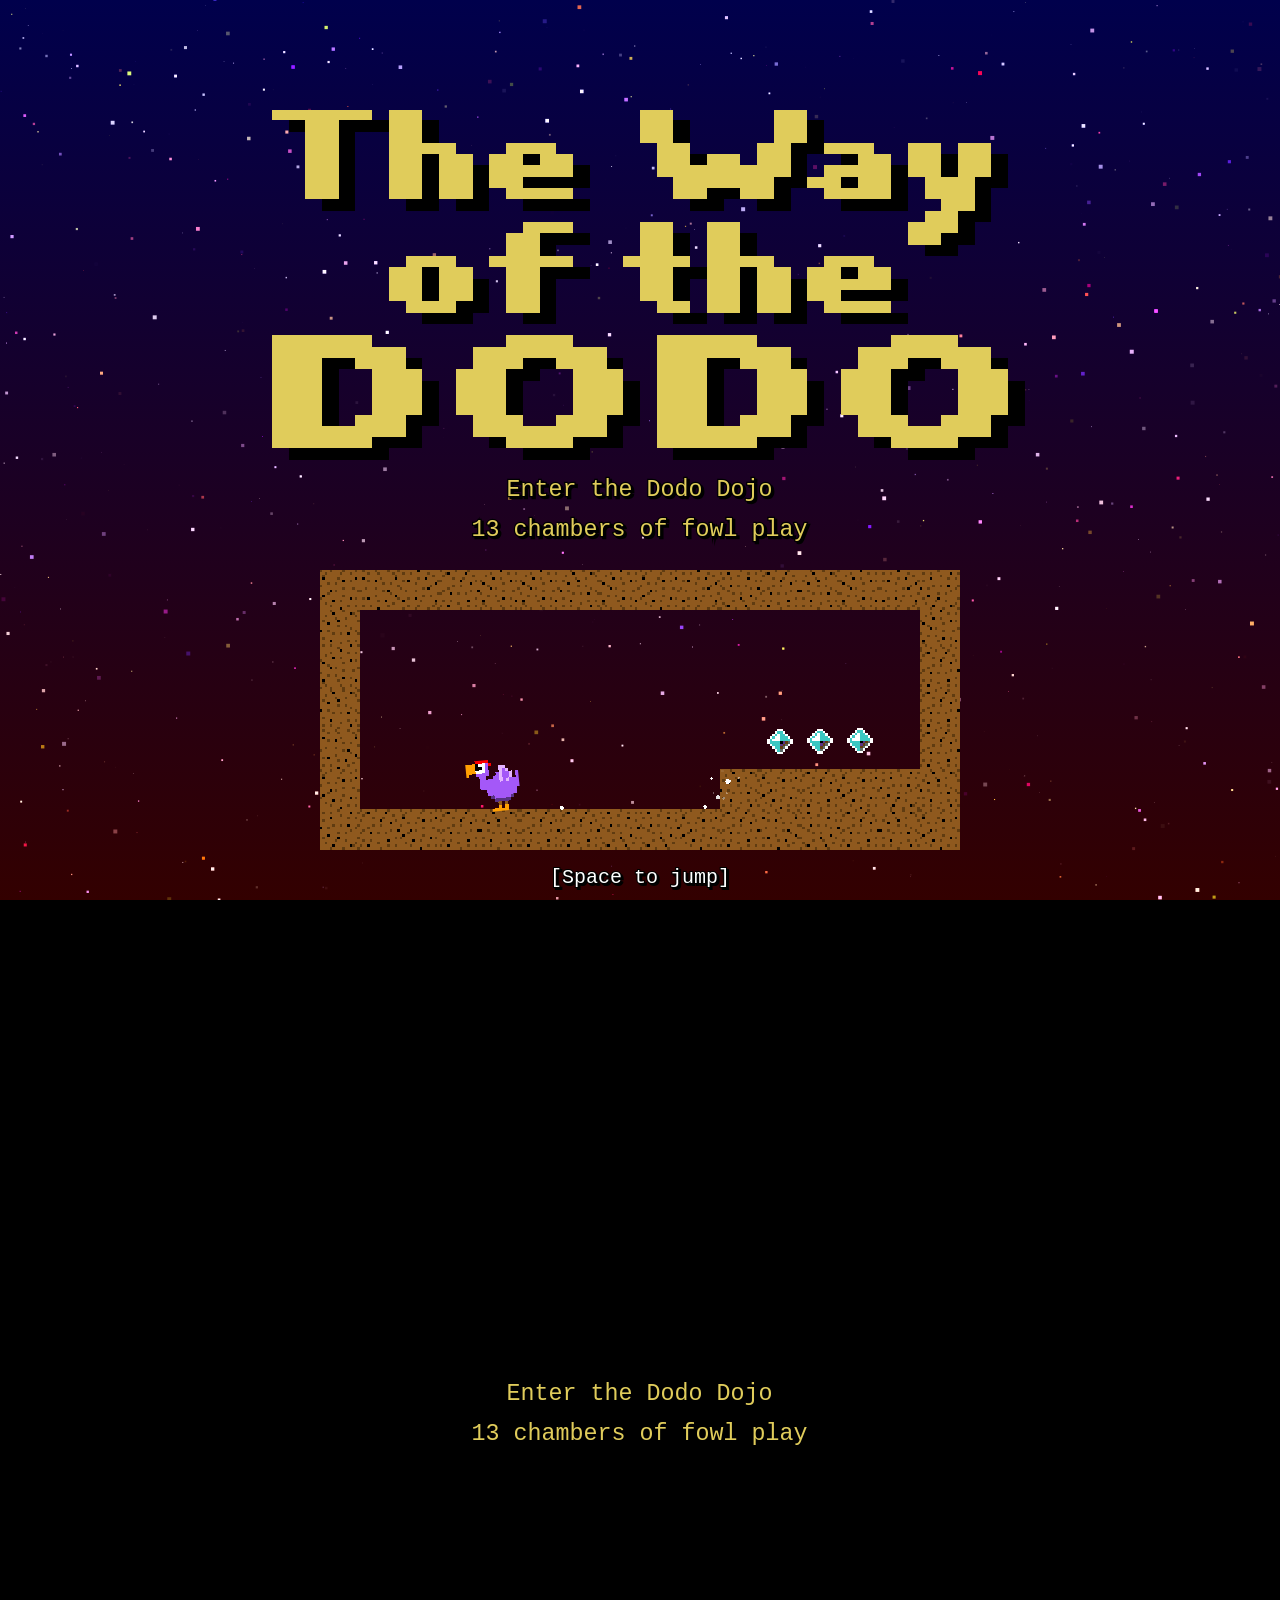
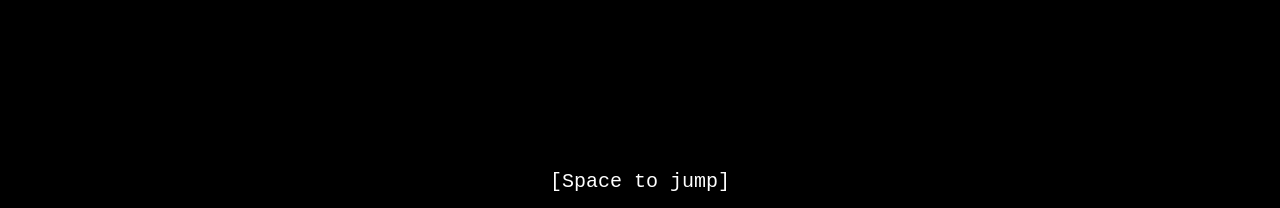
<file: assets/thewayofthedodo.html>
<!DOCTYPE html><head>

<title>The Way of the Dodo</title>

<meta name=viewport content=width=device-width,height=device-height,initial-scale=1,maximum-scale=1>
<meta name=apple-mobile-web-app-capable content=yes>
<meta name=mobile-web-app-capable content=yes>
</head><body>

<script src=i.js></script>
</file>
<file: css/style.css>
:root {
    --ocean: #1a6fa8;
    --sky: #5bb8e8;
    --mist: #b8dff5;
    --foam: #e8f6fd;
    --deep: #0d3d5c;
    --blush: #e8a090;
    --pearl: #f5f9fd;
}

* {
    margin: 0;
    padding: 0;
    box-sizing: border-box;
    -webkit-tap-highlight-color: transparent;
}

html {
    width: 100%;
    overflow-x: hidden;
}

body {
    font-family: 'Outfit', sans-serif;
    background: #a8d8f0;
    color: var(--deep);
    overflow-x: hidden;
    -webkit-overflow-scrolling: touch;
}

/* BG Canvas - fixed behind everything */
#bgCanvas {
    position: fixed;
    inset: 0;
    width: 100%;
    height: 100%;
    pointer-events: none;
    z-index: 0;
}

/* Scrollbar */
::-webkit-scrollbar {
    width: 4px;
}

::-webkit-scrollbar-track {
    background: rgba(255, 255, 255, 0.2);
}

::-webkit-scrollbar-thumb {
    background: var(--sky);
    border-radius: 2px;
}

/* ─── CURSOR ─── */
.cursor {
    width: 12px;
    height: 12px;
    background: var(--ocean);
    border-radius: 50%;
    position: fixed;
    pointer-events: none;
    z-index: 9999;
    transition: transform 0.15s ease;
    mix-blend-mode: multiply;
}

.cursor-ring {
    width: 36px;
    height: 36px;
    border: 1.5px solid var(--sky);
    border-radius: 50%;
    position: fixed;
    pointer-events: none;
    z-index: 9998;
    transition: all 0.3s cubic-bezier(0.23, 1, 0.32, 1);
}

/* ─── NAV ─── */
nav {
    position: fixed;
    top: 0;
    left: 0;
    right: 0;
    z-index: 1000;
    padding: 20px 40px;
    display: flex;
    align-items: center;
    justify-content: space-between;
    transition: all 0.4s ease;
}

nav.scrolled {
    background: rgba(168, 216, 240, 0.9);
    backdrop-filter: blur(16px);
    padding: 14px 40px;
    box-shadow: 0 2px 20px rgba(26, 111, 168, 0.15);
}

.nav-brand {
    font-family: 'Outfit', sans-serif;
    font-weight: 600;
    font-size: 22px;
    font-style: normal;
    color: var(--deep);
    letter-spacing: -0.5px;
}

.nav-brand span {
    color: var(--ocean);
}

.nav-links {
    display: flex;
    gap: 28px;
    list-style: none;
}

.nav-links a {
    color: var(--deep);
    text-decoration: none;
    font-size: 12px;
    font-weight: 600;
    letter-spacing: 2px;
    text-transform: uppercase;
    cursor: none;
    position: relative;
    transition: color 0.2s;
}

.nav-links a::after {
    content: '';
    position: absolute;
    bottom: -4px;
    left: 0;
    right: 0;
    height: 1px;
    background: var(--deep);
    transform: scaleX(0);
    transition: transform 0.3s;
}

.nav-links a:hover::after {
    transform: scaleX(1);
}

@media(max-width:768px) {
    .nav-links {
        display: none;
    }

    nav {
        padding: 16px 24px;
    }
}

/* ─── HERO ─── */
#hero {
    min-height: 100vh;
    position: relative;
    display: flex;
    align-items: center;
    justify-content: center;
    overflow: hidden;
}

.wave-bg {
    position: absolute;
    bottom: 0;
    left: 0;
    right: 0;
    height: 300px;
    background: url("data:image/svg+xml,%3Csvg xmlns='http://www.w3.org/2000/svg' viewBox='0 0 1440 320'%3E%3Cpath fill='%235bb8e8' fill-opacity='0.25' d='M0,192L48,186.7C96,181,192,171,288,181.3C384,192,480,224,576,218.7C672,213,768,171,864,165.3C960,160,1056,192,1152,197.3C1248,203,1344,181,1392,170.7L1440,160L1440,320L1392,320C1344,320,1248,320,1152,320C1056,320,960,320,864,320C768,320,672,320,576,320C480,320,384,320,288,320C192,320,96,320,48,320L0,320Z'%3E%3C/path%3E%3C/svg%3E") no-repeat bottom;
    background-size: cover;
    animation: waveDrift 6s ease-in-out infinite alternate;
}

.wave-bg2 {
    position: absolute;
    bottom: 0;
    left: 0;
    right: 0;
    height: 200px;
    background: url("data:image/svg+xml,%3Csvg xmlns='http://www.w3.org/2000/svg' viewBox='0 0 1440 320'%3E%3Cpath fill='rgba(255,255,255,0.5)' d='M0,256L60,245.3C120,235,240,213,360,218.7C480,224,600,256,720,261.3C840,267,960,245,1080,234.7C1200,224,1320,224,1380,224L1440,224L1440,320L1380,320C1320,320,1200,320,1080,320C960,320,840,320,720,320C600,320,480,320,360,320C240,320,120,320,60,320L0,320Z'%3E%3C/path%3E%3C/svg%3E") no-repeat bottom;
    background-size: cover;
    animation: waveDrift2 8s ease-in-out infinite alternate;
}

@keyframes waveDrift {
    from {
        transform: translateX(-20px)
    }

    to {
        transform: translateX(20px)
    }
}

@keyframes waveDrift2 {
    from {
        transform: translateX(10px)
    }

    to {
        transform: translateX(-30px)
    }
}

.ripple-ring {
    position: absolute;
    border-radius: 50%;
    border: 1px solid rgba(91, 184, 232, 0.3);
    animation: rippleExpand 4s ease-out infinite;
    pointer-events: none;
}

@keyframes rippleExpand {
    0% {
        transform: scale(0.5);
        opacity: 0.8
    }

    100% {
        transform: scale(2.5);
        opacity: 0
    }
}

.hero-content {
    position: relative;
    z-index: 10;
    text-align: center;
    animation: heroIn 1s ease both;
}

@keyframes heroIn {
    from {
        opacity: 0;
        transform: translateY(40px)
    }

    to {
        opacity: 1;
        transform: translateY(0)
    }
}

.logo-circle {
    width: 180px;
    height: 180px;
    margin: 0 auto 32px;
    position: relative;
    animation: logoFloat 4s ease-in-out infinite;
    filter: drop-shadow(0 20px 40px rgba(26, 111, 168, 0.35));
}

@keyframes logoFloat {

    0%,
    100% {
        transform: translateY(0)
    }

    50% {
        transform: translateY(-12px)
    }
}

.hero-title {
    font-family: 'Georgia', serif;
    font-size: clamp(56px, 11vw, 100px);
    font-weight: 900;
    font-style: normal;
    color: var(--deep);
    letter-spacing: 2px;
    line-height: 1;
    text-shadow: 0 4px 20px rgba(255, 255, 255, 0.5);
}

.hero-title .club {
    font-family: 'Georgia', serif;
    font-size: clamp(18px, 3.5vw, 30px);
    letter-spacing: 12px;
    color: var(--ocean);
    font-weight: 700;
    font-style: normal;
    display: block;
    margin-top: 10px;
}

.hero-tagline {
    font-size: 15px;
    font-weight: 300;
    color: var(--deep);
    letter-spacing: 3px;
    margin: 20px 0 36px;
    text-transform: uppercase;
    opacity: 0.8;
}

.hero-btns {
    display: flex;
    gap: 16px;
    justify-content: center;
    flex-wrap: wrap;
}

.btn-primary {
    padding: 14px 32px;
    background: var(--deep);
    color: #fff;
    border: none;
    border-radius: 100px;
    font-family: 'Outfit', sans-serif;
    font-size: 14px;
    font-weight: 600;
    letter-spacing: 2px;
    text-transform: uppercase;
    cursor: none;
    transition: all 0.3s;
    box-shadow: 0 8px 24px rgba(13, 61, 92, 0.25);
}

.btn-primary:hover {
    transform: translateY(-3px);
    box-shadow: 0 16px 40px rgba(13, 61, 92, 0.3);
    background: var(--ocean);
}

.btn-outline {
    padding: 14px 32px;
    background: rgba(255, 255, 255, 0.3);
    color: var(--deep);
    border: 1.5px solid var(--deep);
    border-radius: 100px;
    font-family: 'Outfit', sans-serif;
    font-size: 14px;
    font-weight: 600;
    letter-spacing: 2px;
    text-transform: uppercase;
    cursor: none;
    transition: all 0.3s;
}

.btn-outline:hover {
    background: var(--deep);
    color: #fff;
    transform: translateY(-3px);
}

.scroll-hint {
    position: absolute;
    bottom: 32px;
    left: 50%;
    transform: translateX(-50%);
    display: flex;
    flex-direction: column;
    align-items: center;
    gap: 8px;
    color: var(--deep);
    font-size: 11px;
    letter-spacing: 3px;
    text-transform: uppercase;
    opacity: 0.6;
    animation: bounce 2s ease-in-out infinite;
}

.scroll-hint::after {
    content: '';
    width: 1px;
    height: 40px;
    background: linear-gradient(to bottom, var(--deep), transparent);
    display: block;
}

@keyframes bounce {

    0%,
    100% {
        transform: translateX(-50%) translateY(0)
    }

    50% {
        transform: translateX(-50%) translateY(8px)
    }
}

/* ─── SECTIONS ─── */
section {
    padding: 100px 40px;
    max-width: 1100px;
    margin: 0 auto;
    position: relative;
    z-index: 2;
}

.section-label {
    font-size: 11px;
    letter-spacing: 5px;
    text-transform: uppercase;
    color: var(--ocean);
    font-weight: 600;
    margin-bottom: 16px;
    display: flex;
    align-items: center;
    gap: 12px;
}

.section-label::before {
    content: '';
    width: 32px;
    height: 1px;
    background: var(--ocean);
}

.section-title {
    font-family: 'Zen Kaku Gothic New', sans-serif;
    font-size: clamp(36px, 6vw, 60px);
    font-weight: 900;
    color: var(--deep);
    letter-spacing: -2px;
    line-height: 1;
    margin-bottom: 24px;
}

/* fade up */
.fade-up {
    opacity: 0;
    transform: translateY(30px);
    transition: opacity 0.7s ease, transform 0.7s ease;
}

.fade-up.visible {
    opacity: 1;
    transform: translateY(0);
}

/* ─── ABOUT ─── */
#about {
    display: grid;
    grid-template-columns: 1fr 1fr;
    gap: 80px;
    align-items: center;
}

.about-text p {
    font-size: 16px;
    line-height: 1.8;
    color: #4a7a9b;
    margin-bottom: 16px;
}

.about-card {
    background: rgba(255, 255, 255, 0.6);
    backdrop-filter: blur(12px);
    border-radius: 24px;
    padding: 40px;
    border: 1px solid rgba(91, 184, 232, 0.3);
    box-shadow: 0 20px 60px rgba(26, 111, 168, 0.1);
    position: relative;
    overflow: hidden;
}

.about-card::before {
    content: 'ゆうる';
    position: absolute;
    right: -20px;
    bottom: -20px;
    font-family: 'Zen Kaku Gothic New', sans-serif;
    font-size: 120px;
    font-weight: 900;
    color: rgba(91, 184, 232, 0.08);
    line-height: 1;
}

.stat-grid {
    display: grid;
    grid-template-columns: 1fr 1fr;
    gap: 20px;
}

.stat-item {
    text-align: center;
    padding: 20px;
    background: rgba(255, 255, 255, 0.7);
    border-radius: 16px;
    border: 1px solid rgba(91, 184, 232, 0.2);
    transition: transform 0.3s;
}

.stat-item:hover {
    transform: translateY(-4px);
}

.stat-num {
    font-family: 'Zen Kaku Gothic New', sans-serif;
    font-size: 40px;
    font-weight: 900;
    color: var(--ocean);
    line-height: 1;
}

.stat-label {
    font-size: 12px;
    color: var(--sky);
    letter-spacing: 2px;
    text-transform: uppercase;
    margin-top: 4px;
}

/* ─── SKILLS ─── */
#skills {
    background: linear-gradient(135deg, var(--deep) 0%, #1a4f6e 100%);
    border-radius: 32px;
    margin: 0 20px;
    padding: 60px 32px;
    overflow: hidden;
    max-width: none;
    position: relative;
    z-index: 2;
}

#skills .section-label {
    color: var(--sky);
}

#skills .section-label::before {
    background: var(--sky);
}

#skills .section-title {
    color: #fff;
}

.skills-grid {
    display: grid;
    grid-template-columns: repeat(3, 1fr);
    gap: 24px;
    margin-top: 48px;
}

@media(max-width:900px) {
    .skills-grid {
        grid-template-columns: 1fr;
    }
}

.skill-card {
    background: rgba(255, 255, 255, 0.05);
    border: 1px solid rgba(91, 184, 232, 0.2);
    border-radius: 20px;
    padding: 32px;
    transition: all 0.3s;
    position: relative;
    overflow: hidden;
}

.skill-card::before {
    content: '';
    position: absolute;
    top: 0;
    left: 0;
    right: 0;
    height: 2px;
    background: linear-gradient(90deg, transparent, var(--sky), transparent);
    transform: translateX(-100%);
    transition: transform 0.4s;
}

.skill-card:hover {
    background: rgba(255, 255, 255, 0.08);
    transform: translateY(-6px);
    border-color: rgba(91, 184, 232, 0.5);
}

.skill-card:hover::before {
    transform: translateX(0);
}

.skill-icon {
    font-size: 40px;
    margin-bottom: 16px;
}

.skill-name {
    font-family: 'Zen Kaku Gothic New', sans-serif;
    font-size: 22px;
    font-weight: 900;
    color: #fff;
    margin-bottom: 12px;
}

.skill-desc {
    font-size: 14px;
    color: rgba(184, 223, 245, 0.7);
    line-height: 1.7;
}

/* ─── ADMIN CARDS SECTION ─── */
#admin-section {
    padding: 100px 0;
    position: relative;
    z-index: 2;
}

.admin-header {
    text-align: center;
    margin-bottom: 48px;
    padding: 0 40px;
}

.admin-header .label {
    font-size: 11px;
    letter-spacing: 5px;
    text-transform: uppercase;
    color: var(--deep);
    margin-bottom: 12px;
    display: flex;
    align-items: center;
    justify-content: center;
    gap: 12px;
    opacity: 0.7;
}

.admin-header .label::before,
.admin-header .label::after {
    content: '';
    width: 32px;
    height: 1px;
    background: var(--deep);
    opacity: 0.5;
}

.admin-header h2 {
    font-family: 'Zen Kaku Gothic New', sans-serif;
    font-size: clamp(32px, 6vw, 52px);
    font-weight: 900;
    color: var(--deep);
    letter-spacing: -2px;
    line-height: 1;
    text-shadow: 0 2px 12px rgba(255, 255, 255, 0.5);
}

.admin-header h2 span {
    color: var(--ocean);
}

/* Slider */
.slider-wrapper {
    width: 100%;
    max-width: 1100px;
    margin: 0 auto;
    position: relative;
    overflow: hidden;
    padding: 0 20px;
}

.slider-track-outer {
    overflow: hidden;
    border-radius: 28px;
    padding: 8px 0 24px;
}

.slider-track {
    display: flex;
    gap: 20px;
    transition: transform 0.5s cubic-bezier(0.23, 1, 0.32, 1);
    will-change: transform;
    padding: 8px 4px;
}

/* Admin Card */
.admin-card {
    flex: 0 0 min(300px, 85vw);
    border-radius: 24px;
    overflow: hidden;
    position: relative;
    cursor: pointer;
    transition: transform 0.4s cubic-bezier(0.23, 1, 0.32, 1), box-shadow 0.4s;
    user-select: none;
}

.admin-card:hover {
    transform: translateY(-10px) scale(1.02);
}

.card-inner {
    position: relative;
    padding: 0;
    height: auto;
    display: flex;
    flex-direction: column;
    overflow: hidden;
}

.card-bg {
    position: absolute;
    inset: 0;
    z-index: 0;
}

.card-shimmer {
    position: absolute;
    inset: 0;
    background: linear-gradient(135deg, rgba(255, 255, 255, 0.06) 0%, transparent 50%, rgba(255, 255, 255, 0.03) 100%);
    pointer-events: none;
    z-index: 1;
}

.ocean-canvas {
    display: block;
    width: 100%;
    height: 100px;
    position: relative;
    z-index: 5;
    margin-top: auto;
    pointer-events: none;
}

.card-content {
    position: relative;
    z-index: 10;
    padding: 32px 28px 16px;
    flex: 1;
    display: flex;
    flex-direction: column;
}

.avatar-ring {
    width: 80px;
    height: 80px;
    border-radius: 50%;
    border: 2px solid rgba(255, 255, 255, 0.35);
    display: flex;
    align-items: center;
    justify-content: center;
    margin-bottom: 20px;
    background: rgba(0, 0, 0, 0.25);
    backdrop-filter: blur(12px);
    box-shadow: 0 8px 32px rgba(0, 0, 0, 0.3), inset 0 1px 0 rgba(255, 255, 255, 0.2);
    transition: transform 0.35s cubic-bezier(0.23, 1, 0.32, 1);
    position: relative;
    overflow: hidden;
}

.avatar-ring::before {
    content: '';
    position: absolute;
    inset: 0;
    border-radius: 50%;
    background: linear-gradient(135deg, rgba(255, 255, 255, 0.15) 0%, transparent 60%);
}

.admin-card:hover .avatar-ring {
    transform: scale(1.12) rotate(4deg);
}

.card-name {
    font-family: 'Zen Kaku Gothic New', sans-serif;
    font-size: 26px;
    font-weight: 900;
    color: #fff;
    letter-spacing: -1px;
    line-height: 1;
    margin-bottom: 8px;
    text-shadow: 0 2px 12px rgba(0, 0, 0, 0.3);
}

.card-quote {
    position: relative;
    z-index: 10;
    margin: 0 28px 24px;
    font-size: 12px;
    font-style: italic;
    color: rgba(255, 255, 255, 0.7);
    line-height: 1.5;
    padding-top: 12px;
    border-top: 1px solid rgba(255, 255, 255, 0.15);
}

/* Logo spin */
.logo-spin-outer {
    animation: spinOuter 8s linear infinite;
    transform-origin: 100px 100px;
    transform-box: fill-box;
    will-change: transform;
}

.logo-spin-inner {
    animation: spinInner 8s linear infinite;
    transform-origin: 100px 100px;
    transform-box: fill-box;
    will-change: transform;
}

.admin-card:hover .logo-spin-outer {
    animation-duration: 2s;
}

.admin-card:hover .logo-spin-inner {
    animation-duration: 2s;
}

@keyframes spinOuter {
    from {
        transform: rotate(0deg)
    }

    to {
        transform: rotate(360deg)
    }
}

@keyframes spinInner {
    from {
        transform: rotate(0deg)
    }

    to {
        transform: rotate(-360deg)
    }
}

/* Slider controls */
.slider-arrows {
    display: flex;
    gap: 12px;
    justify-content: center;
    margin-top: 20px;
}

.arrow-btn {
    width: 48px;
    height: 48px;
    border-radius: 50%;
    background: rgba(255, 255, 255, 0.2);
    border: 1px solid rgba(26, 111, 168, 0.3);
    color: var(--deep);
    font-size: 18px;
    cursor: pointer;
    transition: all 0.2s;
    display: flex;
    align-items: center;
    justify-content: center;
    backdrop-filter: blur(8px);
}

.arrow-btn:hover {
    background: rgba(255, 255, 255, 0.35);
    transform: scale(1.1);
}

.slider-dots {
    display: flex;
    gap: 8px;
    justify-content: center;
    margin-top: 20px;
}

.dot {
    width: 8px;
    height: 8px;
    border-radius: 100px;
    background: rgba(13, 61, 92, 0.25);
    cursor: pointer;
    transition: all 0.3s;
    border: none;
}

.dot.active {
    width: 28px;
    background: var(--ocean);
}

/* ─── GAME ─── */
#game {
    position: relative;
    z-index: 2;
}

.game-container {
    background: rgba(255, 255, 255, 0.5);
    backdrop-filter: blur(16px);
    border-radius: 28px;
    padding: 48px;
    border: 1px solid rgba(91, 184, 232, 0.3);
    box-shadow: 0 20px 60px rgba(26, 111, 168, 0.1);
}

.game-title {
    font-family: 'Zen Kaku Gothic New', sans-serif;
    font-size: 28px;
    font-weight: 900;
    color: var(--deep);
    margin-bottom: 8px;
}

.game-subtitle {
    font-size: 14px;
    color: var(--ocean);
    margin-bottom: 32px;
}

.game-tabs {
    display: flex;
    gap: 8px;
    margin-bottom: 32px;
    flex-wrap: wrap;
}

.tab-btn {
    padding: 10px 24px;
    background: transparent;
    border: 1.5px solid rgba(26, 111, 168, 0.3);
    border-radius: 100px;
    font-family: 'Outfit', sans-serif;
    font-size: 13px;
    font-weight: 600;
    letter-spacing: 1px;
    color: var(--ocean);
    cursor: pointer;
    transition: all 0.2s;
}

.tab-btn.active {
    background: var(--deep);
    color: #fff;
    border-color: var(--deep);
}

.tab-btn:hover:not(.active) {
    border-color: var(--ocean);
}

.quiz-question {
    font-size: 16px;
    font-weight: 600;
    color: var(--deep);
    margin-bottom: 24px;
    line-height: 1.5;
    background: rgba(255, 255, 255, 0.6);
    border-radius: 16px;
    padding: 24px;
    border-left: 4px solid var(--sky);
}

.quiz-options {
    display: grid;
    grid-template-columns: 1fr 1fr;
    gap: 12px;
}

@media(max-width:600px) {
    .quiz-options {
        grid-template-columns: 1fr;
    }
}

.quiz-opt {
    padding: 16px 20px;
    background: rgba(255, 255, 255, 0.6);
    border: 1.5px solid rgba(91, 184, 232, 0.3);
    border-radius: 14px;
    font-family: 'Outfit', sans-serif;
    font-size: 14px;
    font-weight: 500;
    color: var(--deep);
    cursor: pointer;
    transition: all 0.2s;
    text-align: left;
}

.quiz-opt:hover:not(:disabled) {
    background: rgba(91, 184, 232, 0.15);
    border-color: var(--sky);
    transform: translateY(-2px);
}

.quiz-opt.correct {
    background: rgba(46, 204, 113, 0.15);
    border-color: #2ecc71;
    color: #27ae60;
}

.quiz-opt.wrong {
    background: rgba(232, 160, 144, 0.15);
    border-color: #e8a090;
    color: #c0392b;
}

.quiz-opt:disabled {
    cursor: not-allowed;
}

.game-score-display {
    display: flex;
    gap: 16px;
    align-items: center;
}

.score-box {
    text-align: center;
    background: rgba(255, 255, 255, 0.6);
    border-radius: 16px;
    padding: 16px 20px;
    border: 1px solid rgba(91, 184, 232, 0.3);
}

.score-num {
    font-family: 'Zen Kaku Gothic New', sans-serif;
    font-size: 36px;
    font-weight: 900;
    color: var(--ocean);
    line-height: 1;
}

.score-label {
    font-size: 11px;
    color: var(--sky);
    letter-spacing: 2px;
    text-transform: uppercase;
}

.game-result {
    font-family: 'Zen Kaku Gothic New', sans-serif;
    font-size: 20px;
    font-weight: 700;
    color: var(--ocean);
    min-height: 32px;
}

.game-result.success {
    color: #2ecc71;
}

.game-result.fail {
    color: #e8a090;
}

.game-btn {
    padding: 14px 36px;
    background: var(--deep);
    color: #fff;
    border: none;
    border-radius: 100px;
    font-family: 'Outfit', sans-serif;
    font-size: 14px;
    font-weight: 700;
    letter-spacing: 2px;
    text-transform: uppercase;
    cursor: pointer;
    transition: all 0.3s;
    box-shadow: 0 8px 24px rgba(13, 61, 92, 0.2);
}

.game-btn:hover {
    transform: translateY(-3px);
    background: var(--ocean);
}

.game-btn:disabled {
    opacity: 0.5;
    transform: none;
}

/* Pitch game */
.pitch-game {
    display: flex;
    flex-direction: column;
    align-items: center;
    gap: 24px;
}

.pitch-display {
    width: 100%;
    max-width: 500px;
    background: var(--deep);
    border-radius: 20px;
    padding: 40px;
    text-align: center;
    position: relative;
    overflow: hidden;
}

.pitch-display::before {
    content: '';
    position: absolute;
    inset: 0;
    background: radial-gradient(circle at 50% 50%, rgba(91, 184, 232, 0.15), transparent 70%);
}

.pitch-wave {
    display: flex;
    align-items: center;
    justify-content: center;
    gap: 3px;
    height: 60px;
    margin-bottom: 20px;
}

.pitch-bar {
    width: 4px;
    background: var(--sky);
    border-radius: 2px;
    animation: pitchAnim 0.6s ease-in-out infinite alternate;
}

.pitch-bar:nth-child(even) {
    animation-delay: 0.15s
}

.pitch-bar:nth-child(3n) {
    animation-delay: 0.3s
}

@keyframes pitchAnim {
    from {
        height: 8px
    }

    to {
        height: 40px
    }
}

.pitch-bar.idle {
    animation: none;
    height: 8px
}

.pitch-target {
    font-family: 'Zen Kaku Gothic New', sans-serif;
    font-size: 48px;
    font-weight: 900;
    color: #fff;
    letter-spacing: -2px;
}

.pitch-target small {
    display: block;
    font-size: 14px;
    color: var(--mist);
    font-weight: 300;
    letter-spacing: 3px
}

/* ─── FOOTER ─── */
footer {
    background: var(--deep);
    padding: 60px 40px;
    text-align: center;
    position: relative;
    z-index: 2;
}

.footer-brand {
    font-family: 'Zen Kaku Gothic New', sans-serif;
    font-size: 48px;
    font-weight: 900;
    color: rgba(255, 255, 255, 0.1);
    letter-spacing: -3px;
    margin-bottom: 16px;
}

.footer-tagline {
    color: rgba(184, 223, 245, 0.5);
    font-size: 13px;
    letter-spacing: 4px;
    text-transform: uppercase;
}

.footer-divider {
    width: 60px;
    height: 1px;
    background: rgba(91, 184, 232, 0.3);
    margin: 24px auto;
}

.social-links {
    display: flex;
    gap: 16px;
    justify-content: center;
    margin-top: 24px;
}

.social-link {
    width: 44px;
    height: 44px;
    border-radius: 50%;
    border: 1px solid rgba(91, 184, 232, 0.3);
    display: flex;
    align-items: center;
    justify-content: center;
    font-size: 18px;
    text-decoration: none;
    color: var(--sky);
    cursor: none;
    transition: all 0.3s;
}

.social-link:hover {
    background: rgba(91, 184, 232, 0.1);
    transform: translateY(-3px);
}

/* Footer card (yuuru pixel + pacman) */
.footer-card {
    background: rgba(255, 255, 255, 0.15);
    backdrop-filter: blur(12px);
    border: 1px solid rgba(255, 255, 255, 0.25);
    border-radius: 20px;
    padding: 32px;
    max-width: 600px;
    margin: 48px auto 20px;
    text-align: center;
}

/* orbs in hero */
.orb {
    position: absolute;
    border-radius: 50%;
    animation: floatOrb linear infinite;
    pointer-events: none;
}

@keyframes floatOrb {
    0% {
        transform: translateY(100vh) scale(0);
        opacity: 0
    }

    10% {
        opacity: 0.4
    }

    90% {
        opacity: 0.4
    }

    100% {
        transform: translateY(-200px) scale(1.2);
        opacity: 0
    }
}

@media(max-width:768px) {
    #about {
        grid-template-columns: 1fr;
    }

    section {
        padding: 60px 24px;
    }

    .game-container {
        padding: 28px 20px;
    }

    .admin-header {
        padding: 0 20px;
    }
}
</file>
